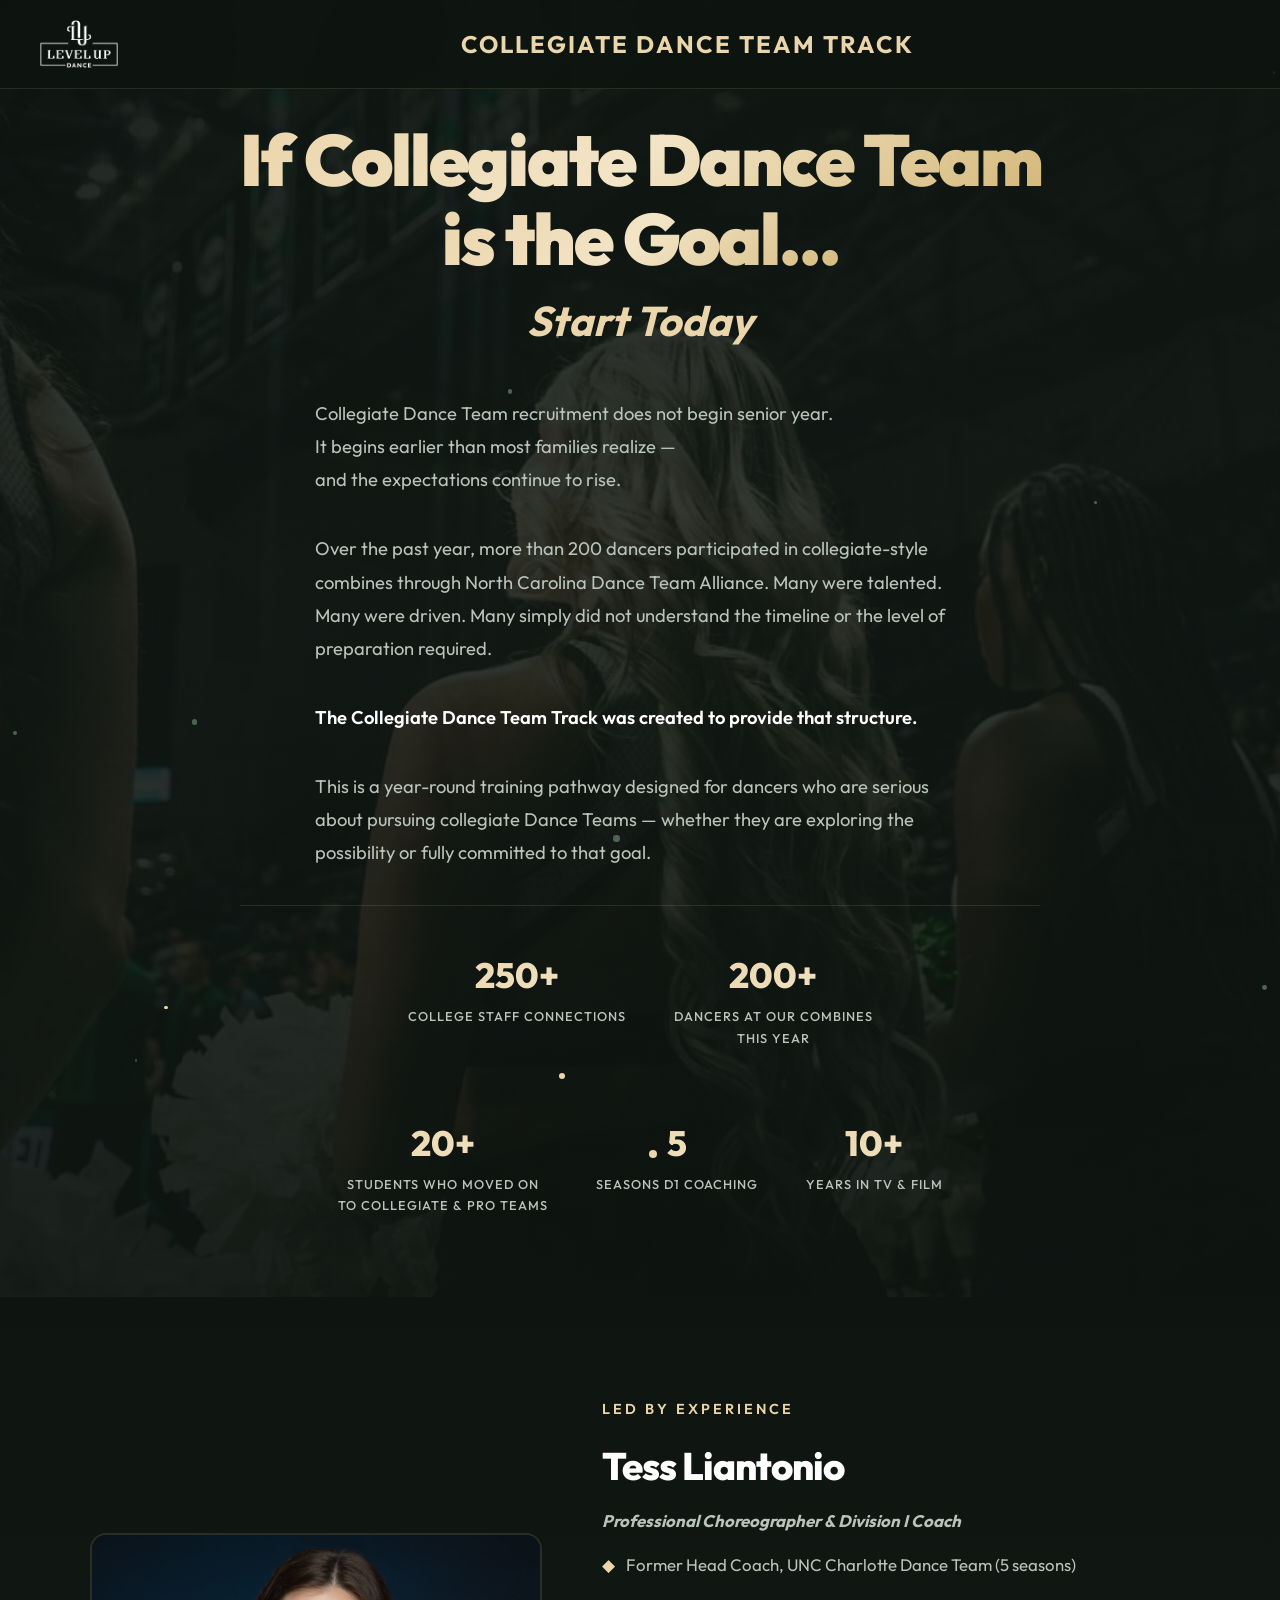
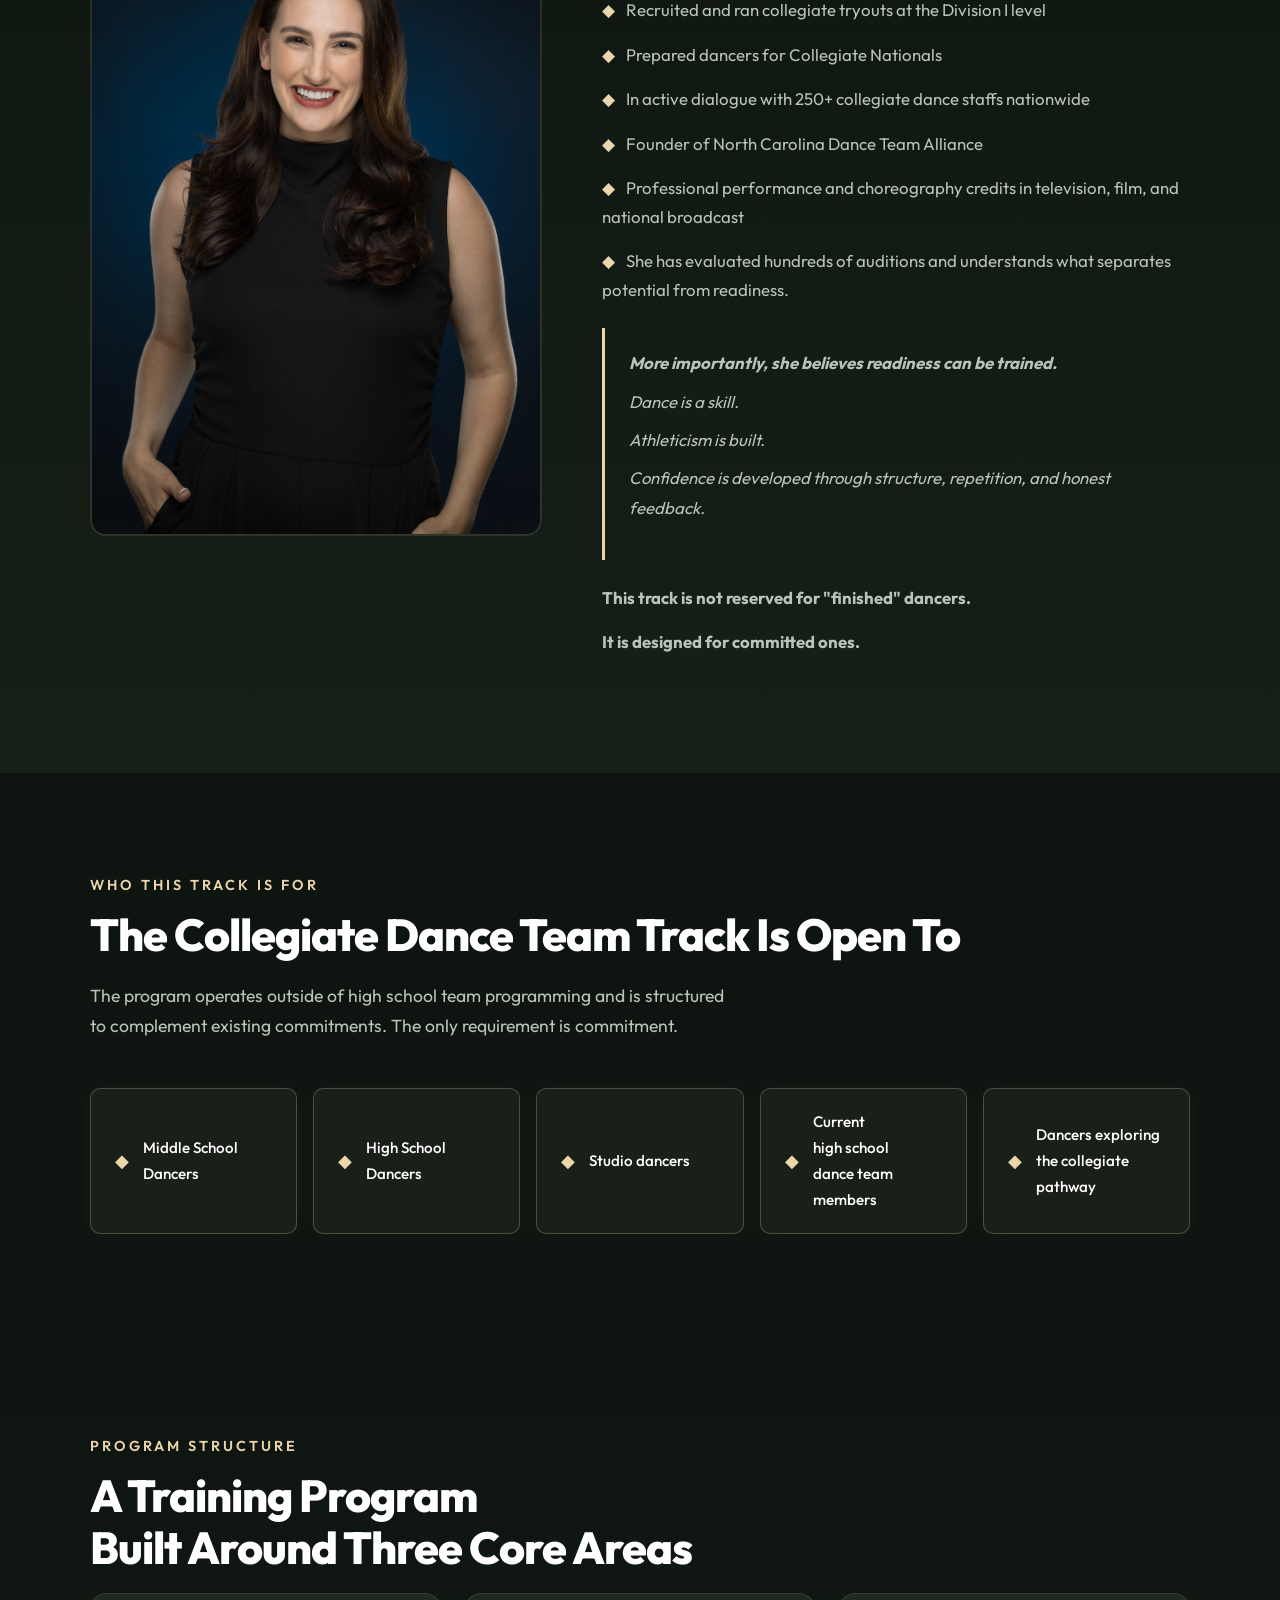
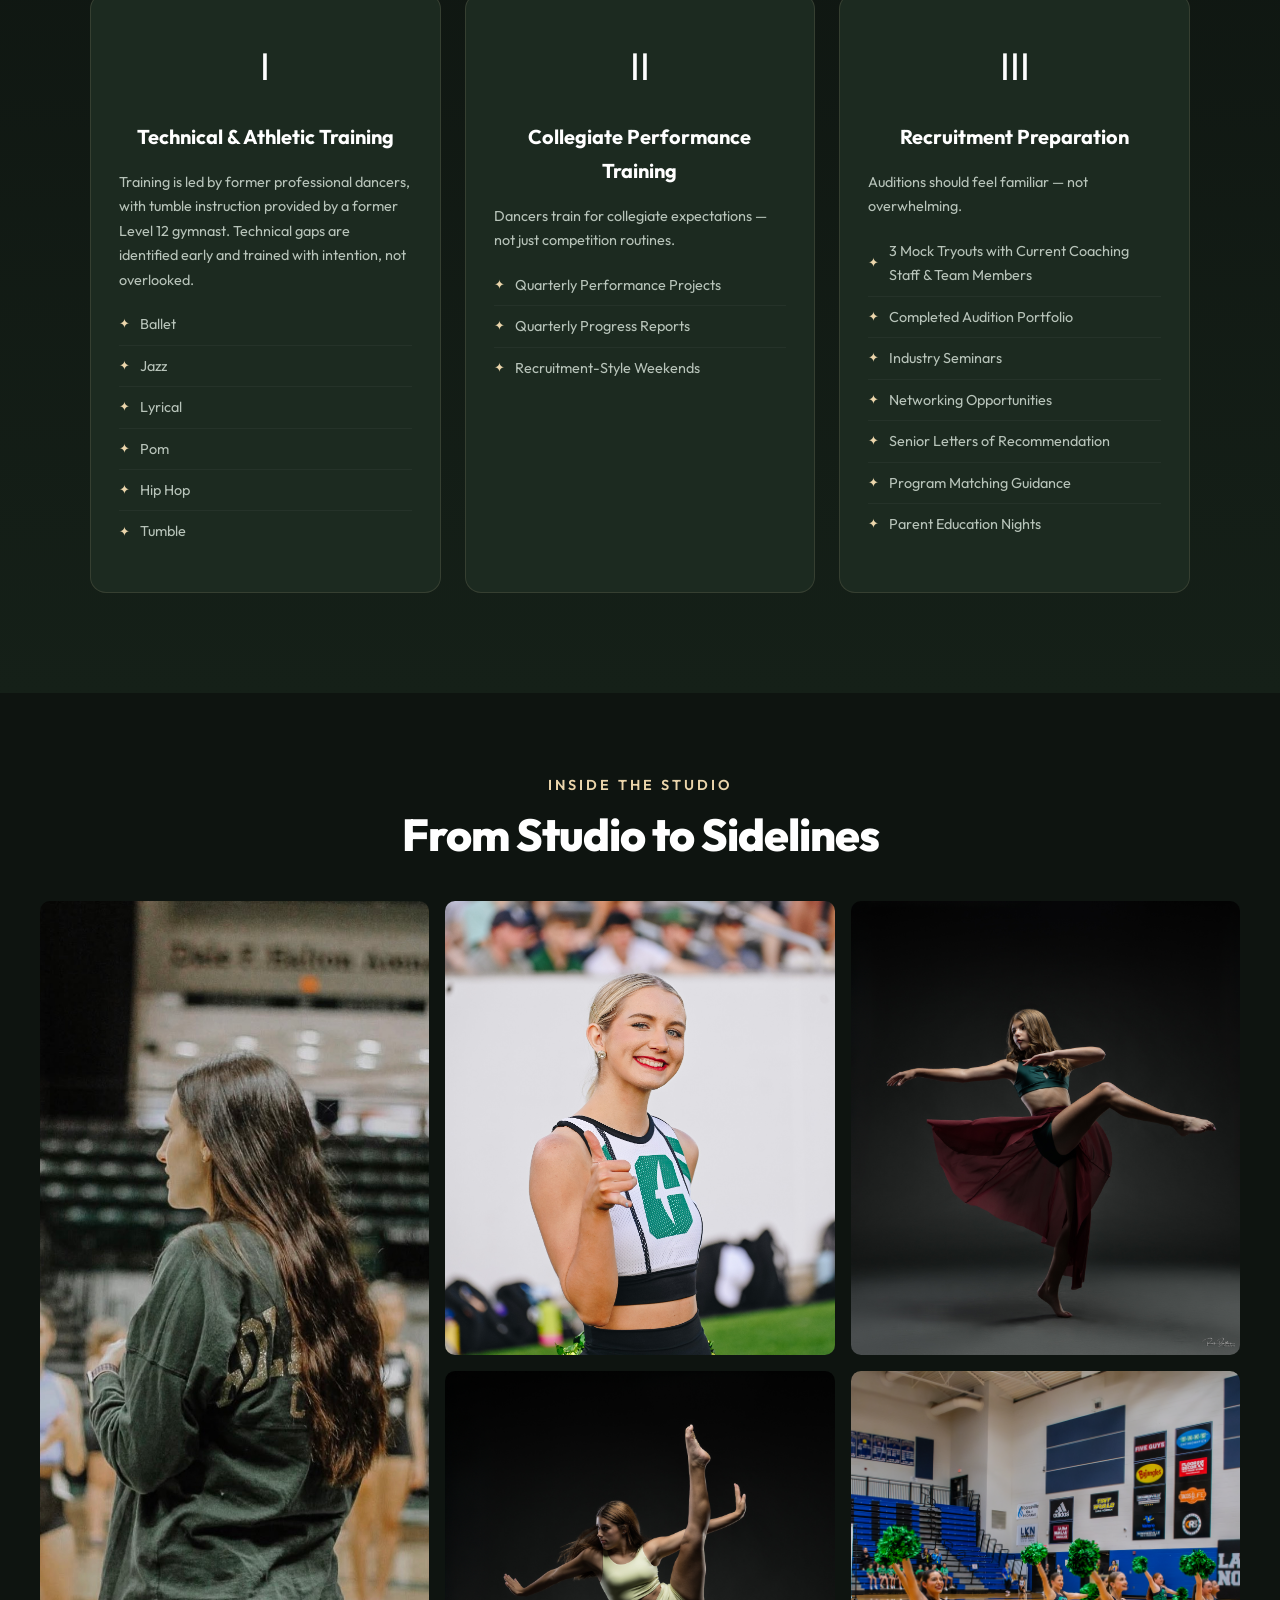
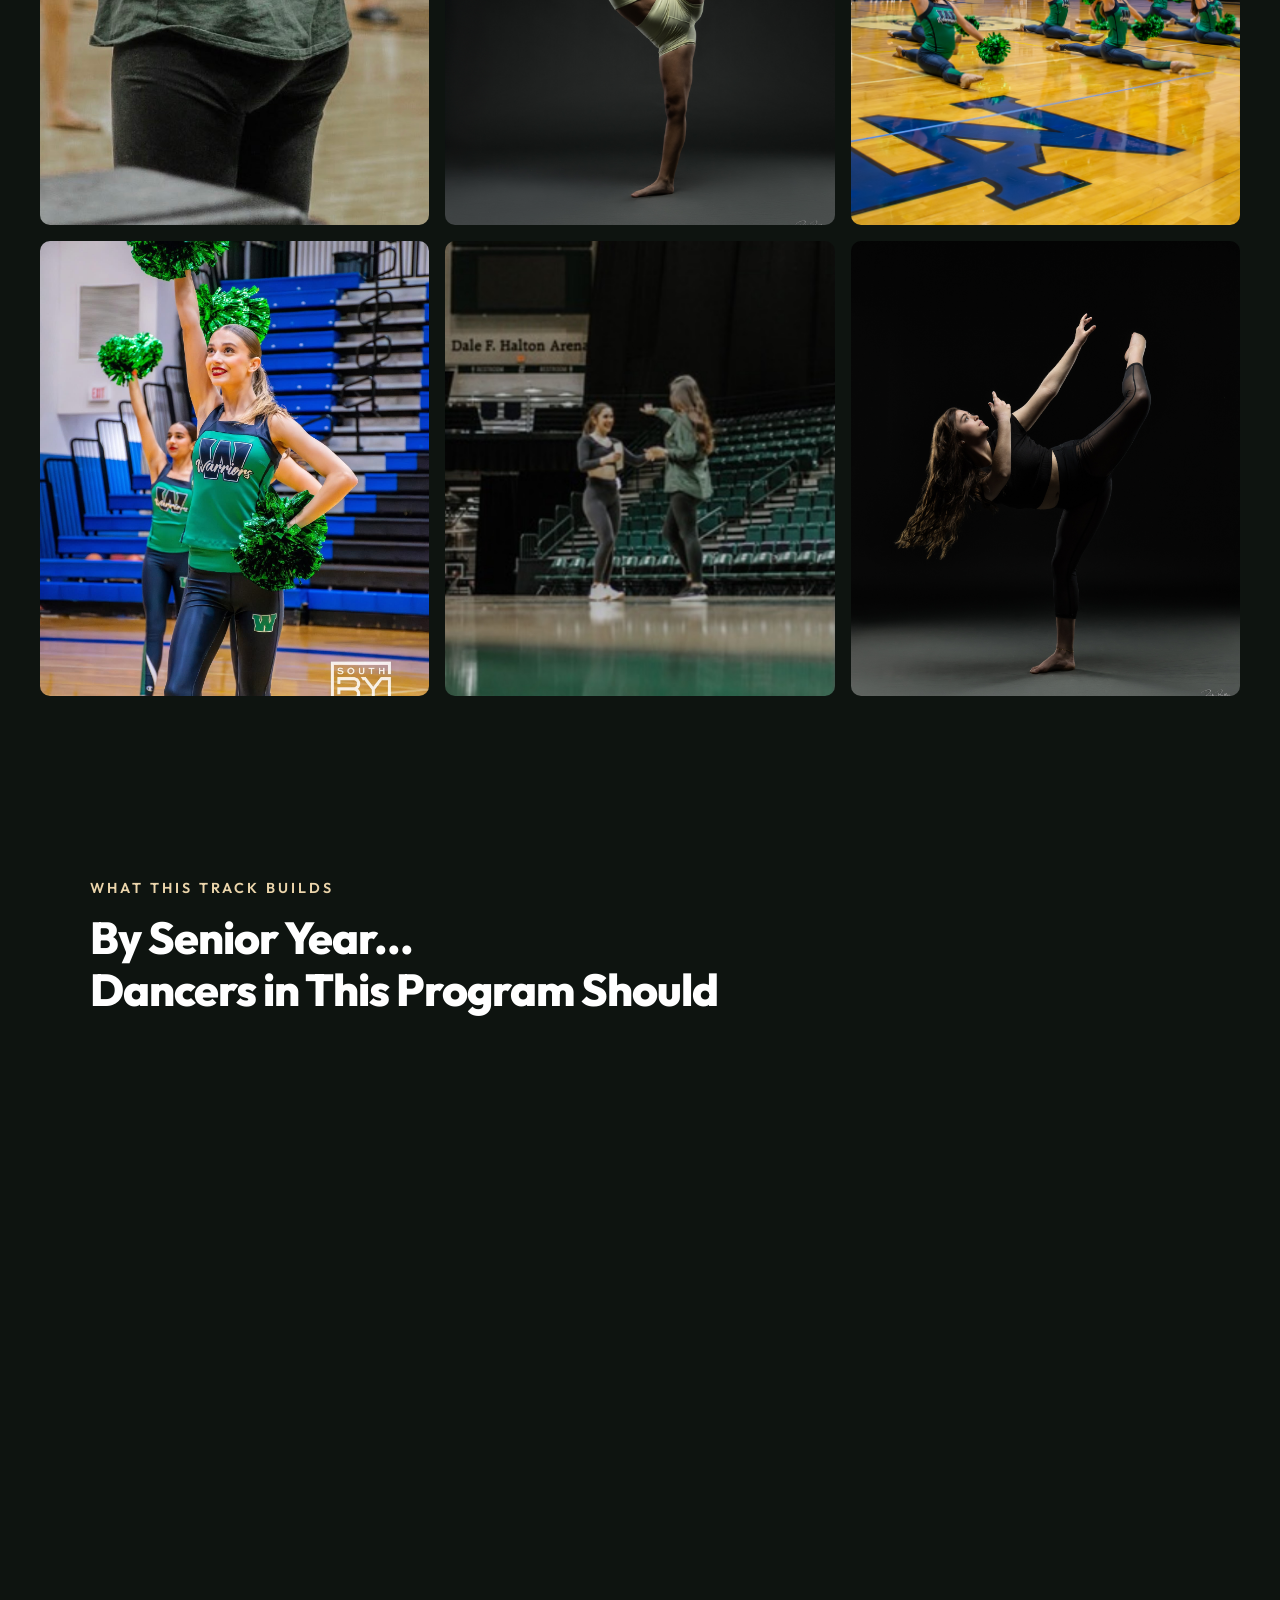
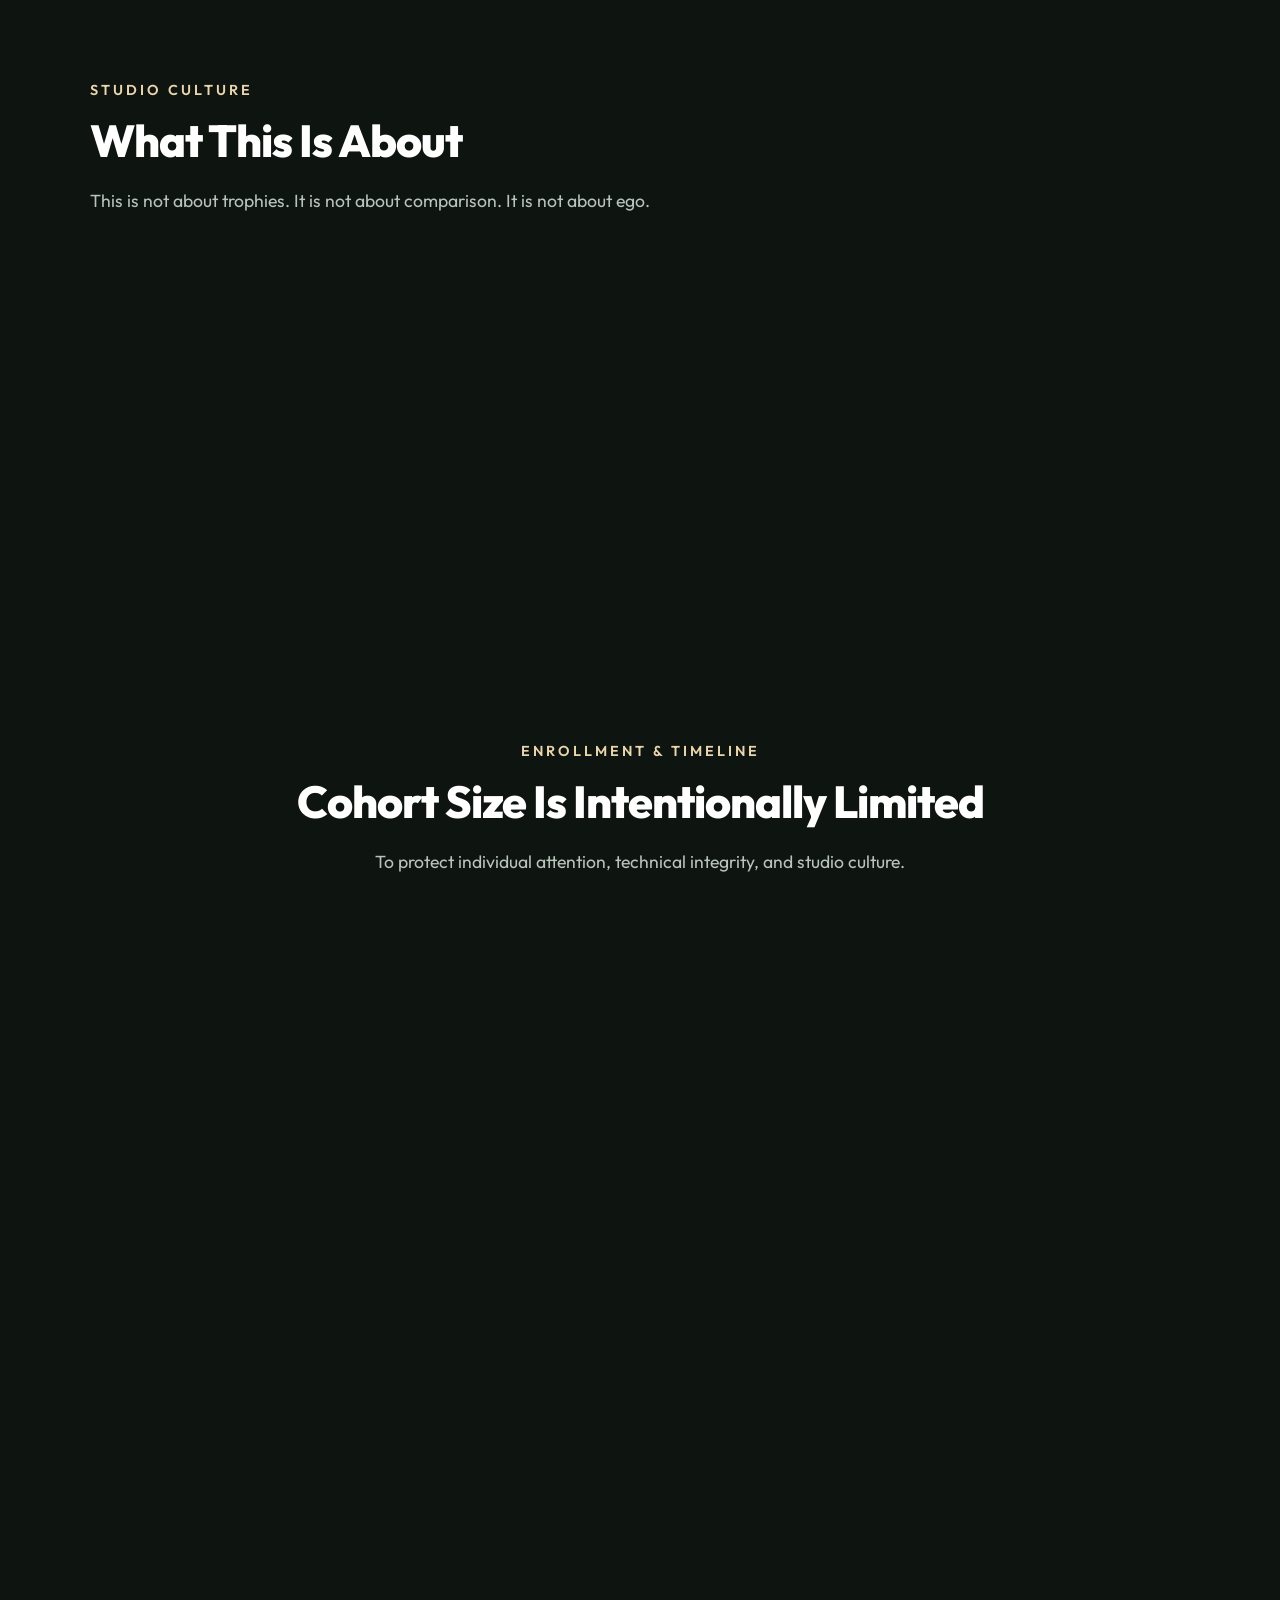
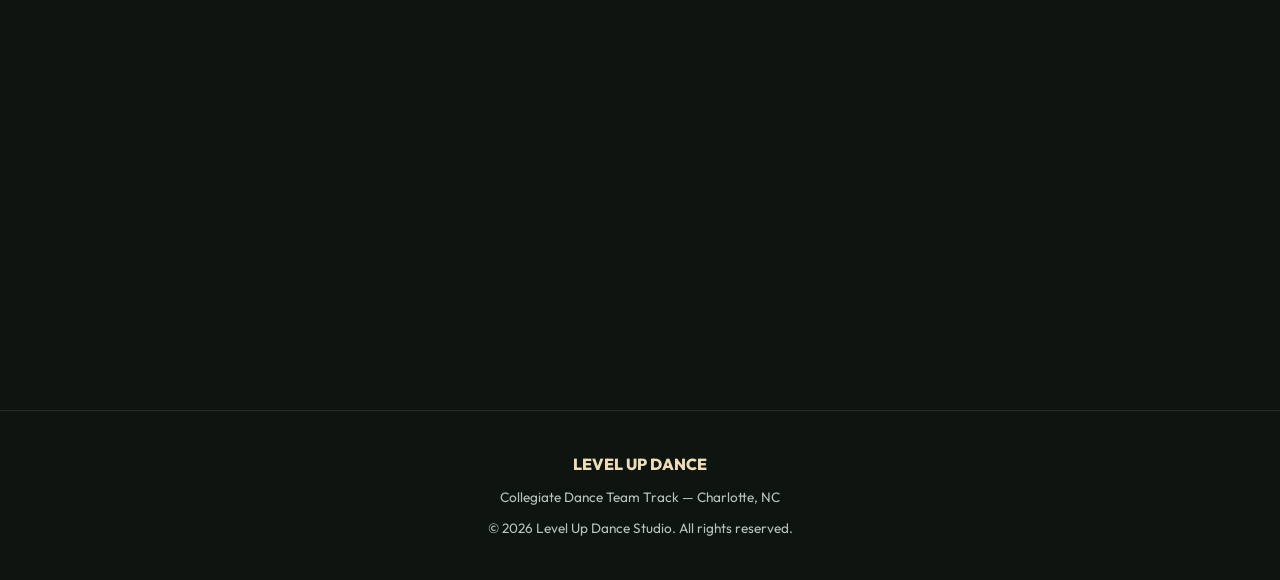
<file: index.html>
<!DOCTYPE html>
<html lang="en">

<head>
    <meta charset="UTF-8">
    <meta name="viewport" content="width=device-width, initial-scale=1.0">
    <title>Collegiate Dance Team Track | Level Up Dance Studio</title>
    <meta name="description"
        content="Year-round collegiate dance team preparation led by former D1 Head Coach Tess Liantonio. Enrollment opens March 2026.">
    <link rel="icon" type="image/png" href="assets/logo/LevelUp_Primary_Black_favicon.png">
    <link rel="preconnect" href="https://fonts.googleapis.com">
    <link rel="preconnect" href="https://fonts.gstatic.com" crossorigin>
    <link
        href="https://fonts.googleapis.com/css2?family=Outfit:wght@300;400;500;600;700;800;900&family=Dancing+Script:wght@700&display=swap"
        rel="stylesheet">
    <link rel="stylesheet" href="production.css">
</head>

<body>

    <!-- ═══════════════════════════════════════════════════════════
         NAVIGATION
         ═══════════════════════════════════════════════════════════ -->
    <nav style="padding: 12px 32px;">
        <a href="https://levelupdance.io" target="_blank" rel="noopener noreferrer" class="nav-logo">
            <img src="assets/logo/LevelUp_Primary_Black.png" alt="Level Up Dance">
        </a>
        <div class="nav-taglines" style="margin: 0 auto;">
            <div class="nav-tagline-primary" style="font-size: 1.5rem;">Collegiate Dance Team Track</div>
        </div>
        <a href="#apply" class="nav-cta hidden" style="display: none !important;">Apply Now →</a>
    </nav>


    <!-- ═══════════════════════════════════════════════════════════
         HERO
         ═══════════════════════════════════════════════════════════ -->
    <section class="hero" style="background-image: url('assets/photos/Basketball.jpg');">
        <div class="hero-particles" id="particles"></div>
        <div class="hero-content fade-up">
            <!-- CENTERED -->
            <div class="hero-headline" style="text-align: center;">
                <h1 style="text-align: center; margin-left: auto; margin-right: auto;"><span class="gradient"
                        style="white-space: nowrap;">If Collegiate Dance Team</span><br><span class="gradient">is the
                        Goal...</span></h1>
                <h2>Start Today</h2>
            </div>

            <!-- LEFT-JUSTIFIED -->
            <div class="hero-body">
                <p class="hero-subtitle">
                    Collegiate Dance Team recruitment does not begin senior year.<br>
                    It begins earlier than most families realize —<br>
                    and the expectations continue to rise.
                </p>
                <p class="hero-subtitle">
                    Over the past year, more than 200 dancers participated in collegiate-style combines through North
                    Carolina Dance Team Alliance. Many were talented. Many were driven. Many simply did not understand
                    the timeline or the level of preparation required.
                </p>
                <p class="hero-subtitle">
                    <strong>The Collegiate Dance Team Track was created to provide that structure.</strong>
                </p>
                <p class="hero-subtitle">
                    This is a year-round training pathway designed for dancers who are serious about pursuing collegiate
                    Dance Teams — whether they are exploring the possibility or fully committed to that goal.
                </p>

                <div class="hero-cta-group hidden" style="margin-bottom: 40px; display: none !important; justify-content: center;">
                    <a href="#apply" class="btn-primary">Apply Now →</a>
                </div>
            </div>

            <div class="stats-bar" style="max-width: 900px; margin: 0 auto;">
                <div style="display: flex; justify-content: center; gap: 24px 48px; margin-bottom: 16px;">
                    <div class="stat">
                        <div class="stat-value">250+</div>
                        <div class="stat-label">College Staff Connections</div>
                    </div>
                    <div class="stat">
                        <div class="stat-value">200+</div>
                        <div class="stat-label">Dancers at Our Combines<br>This Year</div>
                    </div>
                </div>
                <div style="display: flex; justify-content: center; gap: 24px 48px;">
                    <div class="stat">
                        <div class="stat-value">20+</div>
                        <div class="stat-label">Students Who Moved On<br>to Collegiate &amp; Pro Teams</div>
                    </div>
                    <div class="stat">
                        <div class="stat-value">5</div>
                        <div class="stat-label">Seasons D1 Coaching</div>
                    </div>
                    <div class="stat">
                        <div class="stat-value">10+</div>
                        <div class="stat-label">Years in TV &amp; Film</div>
                    </div>
                </div>
            </div>
        </div>
    </section>


    <!-- ═══════════════════════════════════════════════════════════
         LED BY EXPERIENCE (Coach Bio)
         ═══════════════════════════════════════════════════════════ -->
    <section class="coach-section" id="coach">
        <div class="container">
            <div class="coach-card fade-up">
                <div class="coach-image-wrap">
                    <img src="assets/photos/Tess Headshot_.jpg" alt="Coach Tess Liantonio" loading="lazy">
                </div>
                <div class="coach-info">
                    <div class="section-label" style="font-size: 0.9rem;">Led by Experience</div>
                    <h2>Tess Liantonio</h2>
                    <p style="font-style: italic; font-weight: bold; color: var(--text-muted); margin-bottom: 16px;">
                        Professional Choreographer & Division I Coach</p>
                    <p><span style="color: var(--gold); margin-right: 8px;">◆</span> Former Head Coach, UNC Charlotte
                        Dance Team (5 seasons)</p>
                    <p><span style="color: var(--gold); margin-right: 8px;">◆</span> Recruited and ran collegiate
                        tryouts at the Division I level</p>
                    <p><span style="color: var(--gold); margin-right: 8px;">◆</span> Prepared dancers for Collegiate
                        Nationals</p>
                    <p><span style="color: var(--gold); margin-right: 8px;">◆</span> In active dialogue with 250+
                        collegiate dance staffs nationwide</p>
                    <p><span style="color: var(--gold); margin-right: 8px;">◆</span> Founder of North Carolina Dance
                        Team Alliance</p>
                    <p><span style="color: var(--gold); margin-right: 8px;">◆</span> Professional performance and
                        choreography credits in television, film, and national broadcast</p>
                    <p style="margin-top: 16px;"><span style="color: var(--gold); margin-right: 8px;">◆</span> She has
                        evaluated hundreds of auditions and understands what separates potential from readiness.</p>

                    <blockquote
                        style="margin-top: 24px; padding: 20px 24px; border-left: 3px solid var(--gold); font-style: italic; color: var(--text-muted); line-height: 1.8;">
                        <p style="margin-bottom: 8px;"><strong>More importantly, she believes readiness can be
                                trained.</strong></p>
                        <p style="margin-bottom: 8px;">Dance is a skill.</p>
                        <p style="margin-bottom: 8px;">Athleticism is built.</p>
                        <p>Confidence is developed through structure, repetition, and honest feedback.</p>
                    </blockquote>

                    <div style="margin-top: 24px;">
                        <p style="font-size: 1.05rem;"><strong>This track is not reserved for "finished"
                                dancers.</strong></p>
                        <p style="font-size: 1.05rem;"><strong>It is designed for committed ones.</strong></p>
                    </div>
                </div>
            </div>
        </div>
    </section>


    <!-- ═══════════════════════════════════════════════════════════
         WHO THIS TRACK IS FOR
         ═══════════════════════════════════════════════════════════ -->
    <section>
        <div class="container">
            <div class="section-label" style="font-size: 0.9rem;">Who This Track Is For</div>
            <h2 class="section-title">The Collegiate Dance Team Track Is Open To</h2>
            <p class="section-subtitle">The program operates outside of high school team programming and is structured
                to complement existing commitments. The only requirement is commitment.</p>

            <div class="audience-grid fade-up">
                <div class="audience-tag"
                    style="border: 1px solid rgba(235,213,171,0.25); box-shadow: 0 0 20px rgba(235,213,171,0.05);"><span
                        class="emoji" style="color: var(--gold); font-size: 1.1rem;">◆</span> Middle School
                    Dancers</div>
                <div class="audience-tag"
                    style="border: 1px solid rgba(235,213,171,0.25); box-shadow: 0 0 20px rgba(235,213,171,0.05);"><span
                        class="emoji" style="color: var(--gold); font-size: 1.1rem;">◆</span> High School
                    Dancers</div>
                <div class="audience-tag"
                    style="border: 1px solid rgba(235,213,171,0.25); box-shadow: 0 0 20px rgba(235,213,171,0.05);"><span
                        class="emoji" style="color: var(--gold); font-size: 1.1rem;">◆</span> Studio dancers</div>
                <div class="audience-tag"
                    style="border: 1px solid rgba(235,213,171,0.25); box-shadow: 0 0 20px rgba(235,213,171,0.05);"><span
                        class="emoji" style="color: var(--gold); font-size: 1.1rem;">◆</span> Current<br>high
                    school<br>dance team members</div>
                <div class="audience-tag"
                    style="border: 1px solid rgba(235,213,171,0.25); box-shadow: 0 0 20px rgba(235,213,171,0.05);"><span
                        class="emoji" style="color: var(--gold); font-size: 1.1rem;">◆</span> Dancers exploring
                    the collegiate pathway</div>
            </div>
        </div>
    </section>


    <!-- ═══════════════════════════════════════════════════════════
         PROGRAM STRUCTURE — 3 Core Areas
         ═══════════════════════════════════════════════════════════ -->
    <section class="tracks-section" id="program">
        <div class="container">
            <div class="section-label" style="font-size: 0.9rem;">Program Structure</div>
            <h2 class="section-title">A Training Program<br>Built Around Three Core Areas</h2>

            <div class="tracks-grid fade-up">
                <!-- AREA 1 -->
                <div class="track-card">
                    <div class="track-icon" style="text-align: center;">I</div>
                    <h3 style="text-align: center; font-size: 1.25rem;">Technical & Athletic Training</h3>
                    <p class="track-desc">Training is led by former professional dancers, with tumble instruction
                        provided by a former Level 12 gymnast. Technical gaps are identified early and trained with
                        intention, not overlooked.</p>
                    <ul class="track-list">
                        <li><span class="check">✦</span> Ballet</li>
                        <li><span class="check">✦</span> Jazz</li>
                        <li><span class="check">✦</span> Lyrical</li>
                        <li><span class="check">✦</span> Pom</li>
                        <li><span class="check">✦</span> Hip Hop</li>
                        <li><span class="check">✦</span> Tumble</li>
                    </ul>
                </div>
                <!-- AREA 2 -->
                <div class="track-card">
                    <div class="track-icon" style="text-align: center;">II</div>
                    <h3 style="text-align: center; font-size: 1.25rem;">Collegiate Performance Training</h3>
                    <p class="track-desc">Dancers train for collegiate expectations — not just competition routines.</p>
                    <ul class="track-list">
                        <li><span class="check">✦</span> Quarterly Performance Projects</li>
                        <li><span class="check">✦</span> Quarterly Progress Reports</li>
                        <li><span class="check">✦</span> Recruitment-Style Weekends</li>
                    </ul>
                </div>
                <!-- AREA 3 -->
                <div class="track-card">
                    <div class="track-icon" style="text-align: center;">III</div>
                    <h3 style="text-align: center; font-size: 1.25rem;">Recruitment Preparation</h3>
                    <p class="track-desc">Auditions should feel familiar — not overwhelming.</p>
                    <ul class="track-list">
                        <li><span class="check">✦</span> 3 Mock Tryouts with Current Coaching Staff &amp; Team Members
                        </li>
                        <li><span class="check">✦</span> Completed Audition Portfolio</li>
                        <li><span class="check">✦</span> Industry Seminars</li>
                        <li><span class="check">✦</span> Networking Opportunities</li>
                        <li><span class="check">✦</span> Senior Letters of Recommendation</li>
                        <li><span class="check">✦</span> Program Matching Guidance</li>
                        <li><span class="check">✦</span> Parent Education Nights</li>
                    </ul>
                </div>
            </div>
        </div>
    </section>


    <!-- ═══════════════════════════════════════════════════════════
         IMAGE SHOWCASE
         ═══════════════════════════════════════════════════════════ -->
    <section class="showcase-section">
        <div class="container text-center" style="margin-bottom: 40px;">
            <div class="section-label" style="font-size: 0.9rem;">Inside the Studio</div>
            <h2 class="section-title">From Studio to Sidelines</h2>
        </div>
        <div class="showcase-grid fade-up">
            <div class="showcase-item">
                <img src="assets/photos/Tess Teaching.jpg" alt="Tess coaching in the studio">
                <div class="overlay"><span class="overlay-text">Expert Coaching</span></div>
            </div>
            <div class="showcase-item">
                <img src="assets/photos/Emily Football.jpg" alt="Game day performance">
                <div class="overlay"><span class="overlay-text">Game Day Performance</span></div>
            </div>
            <div class="showcase-item">
                <img src="assets/photos/Lilly Studio.jpg" alt="Studio training session">
                <div class="overlay"><span class="overlay-text">Studio Training</span></div>
            </div>
            <div class="showcase-item">
                <img src="assets/photos/Sterling Studio.jpg" alt="Dance practice">
                <div class="overlay"><span class="overlay-text">Practice & Polish</span></div>
            </div>
            <div class="showcase-item">
                <img src="assets/photos/Weddington Split.JPEG" alt="Dancer performing a split">
                <div class="overlay"><span class="overlay-text">Flexibility & Strength</span></div>
            </div>
            <div class="showcase-item">
                <img src="assets/photos/Reagan Pom .JPG" alt="Pom performance">
                <div class="overlay"><span class="overlay-text">Pom Precision</span></div>
            </div>
            <div class="showcase-item">
                <img src="assets/photos/Tess Teaching 2.jpg" alt="Tess demonstrating technique">
                <div class="overlay"><span class="overlay-text">Hands-On Instruction</span></div>
            </div>
            <div class="showcase-item">
                <img src="assets/photos/Reece Studio.jpg" alt="Studio training session">
                <div class="overlay"><span class="overlay-text">Studio Training</span></div>
            </div>
        </div>
    </section>


    <!-- ═══════════════════════════════════════════════════════════
         WHAT THIS TRACK BUILDS
         ═══════════════════════════════════════════════════════════ -->
    <section>
        <div class="container">
            <div class="section-label" style="font-size: 0.9rem;">What This Track Builds</div>
            <h2 class="section-title">By Senior Year...<br>Dancers in This Program Should</h2>
            <div class="audience-grid fade-up" style="grid-template-columns: repeat(3, 1fr); position: relative;">
                <div class="audience-tag" style="position: relative;"><span class="emoji">✦</span> Execute advanced
                    skills consistently<span
                        style="position: absolute; right: -24px; top: 50%; transform: translateY(-50%); color: var(--gold); font-size: 1.2rem;">→</span>
                </div>
                <div class="audience-tag" style="position: relative;"><span class="emoji">✦</span> Perform multiple
                    collegiate styles confidently<span
                        style="position: absolute; right: -24px; top: 50%; transform: translateY(-50%); color: var(--gold); font-size: 1.2rem;">→</span>
                </div>
                <div class="audience-tag"><span class="emoji">✦</span> Maintain stamina under pressure</div>
                <div class="audience-tag" style="position: relative;"><span class="emoji">✦</span> Understand
                    recruitment timelines<span
                        style="position: absolute; right: -24px; top: 50%; transform: translateY(-50%); color: var(--gold); font-size: 1.2rem;">→</span>
                </div>
                <div class="audience-tag" style="position: relative;"><span class="emoji">✦</span> Present themselves
                    professionally<span
                        style="position: absolute; right: -24px; top: 50%; transform: translateY(-50%); color: var(--gold); font-size: 1.2rem;">→</span>
                </div>
                <div class="audience-tag"><span class="emoji">✦</span> Enter auditions prepared —<br>not surprised</div>
            </div>
        </div>
    </section>


    <!-- ═══════════════════════════════════════════════════════════
         GUARANTEE
         ═══════════════════════════════════════════════════════════ -->
    <div class="guarantee-banner fade-up">
        <p class="guarantee-text">
            Placement is never guaranteed.<br>
            <span class="highlight">Preparation is.</span>
        </p>
    </div>


    <!-- ═══════════════════════════════════════════════════════════
         STUDIO CULTURE
         ═══════════════════════════════════════════════════════════ -->
    <section>
        <div class="container">
            <div class="section-label" style="font-size: 0.9rem;">Studio Culture</div>
            <h2 class="section-title">What This Is About</h2>
            <p class="section-subtitle">This is not about trophies. It is not about comparison. It is not about ego.</p>

            <div class="reality-quotes fade-up">
                <div class="reality-card">
                    <div class="reality-icon" style="text-align: center;">◈</div>
                    <h3>Building college-ready dancers</h3>
                    <p>Technically disciplined. Mentally resilient. Professionally prepared. Supportive teammates.</p>
                </div>
                <div class="reality-card">
                    <div class="reality-icon" style="text-align: center;">◈</div>
                    <h3>Structure Is a Form of Care</h3>
                    <p>Correction is a form of investment. Preparation is a form of respect.</p>
                </div>
                <div class="reality-card">
                    <div class="reality-icon" style="text-align: center;">◈</div>
                    <h3>A Long-Term Pathway</h3>
                    <p>This is a long-term pathway —<br>not a seasonal add-on.</p>
                </div>
            </div>
        </div>
    </section>


    <!-- ═══════════════════════════════════════════════════════════
         ENROLLMENT & TIMELINE
         ═══════════════════════════════════════════════════════════ -->
    <section class="enrollment-section" id="enrollment">
        <div class="container">
            <div class="section-label" style="font-size: 0.9rem;">Enrollment & Timeline</div>
            <h2 class="section-title">Cohort Size Is Intentionally Limited</h2>
            <p class="section-subtitle mx-auto">To protect individual attention, technical integrity, and studio
                culture.</p>

            <div class="enrollment-timeline fade-up">
                <div class="timeline-step">
                    <div class="timeline-dot" style="font-size: 1.4rem; width: 52px; height: 52px; line-height: 52px;">1
                    </div>
                    <div class="timeline-label" style="font-size: 1.15rem;">Enrollment Opens</div>
                    <div class="timeline-detail" style="font-size: 1.05rem;">March 1, 2026</div>
                </div>
                <div class="timeline-step">
                    <div class="timeline-dot" style="font-size: 1.4rem; width: 52px; height: 52px; line-height: 52px;">2
                    </div>
                    <div class="timeline-label" style="font-size: 1.15rem;">Private Evaluations</div>
                    <div class="timeline-detail" style="font-size: 1.05rem;">Begin in May</div>
                </div>
                <div class="timeline-step">
                    <div class="timeline-dot" style="font-size: 1.4rem; width: 52px; height: 52px; line-height: 52px;">3
                    </div>
                    <div class="timeline-label" style="font-size: 1.15rem;">Summer Onboarding</div>
                    <div class="timeline-detail" style="font-size: 1.05rem;">Begins in June</div>
                </div>
                <div class="timeline-step">
                    <div class="timeline-dot" style="font-size: 1.4rem; width: 52px; height: 52px; line-height: 52px;">4
                    </div>
                    <div class="timeline-label" style="font-size: 1.15rem;">Full Training Season</div>
                    <div class="timeline-detail" style="font-size: 1.05rem;">Begins mid-July</div>
                </div>
            </div>

            <div class="enrollment-images fade-up">
                <div class="enroll-img-item">
                    <img src="assets/photos/Halle Leg.jpg" alt="Dancer performing leg hold">
                </div>
                <div class="enroll-img-item">
                    <img src="assets/photos/Josie Football.jpg" alt="Dance team at football game">
                </div>
            </div>
        </div>
    </section>


    <!-- ═══════════════════════════════════════════════════════════
         APPLICATION FORM
         ═══════════════════════════════════════════════════════════ -->
    <section class="form-section hidden" id="apply" style="display: none !important;">
        <div class="container">
            <div class="text-center" style="margin-bottom: 40px;">
                <div class="section-label" style="font-size: 0.9rem;">Apply for Evaluation</div>
                <h2 class="section-title">Request Evaluation</h2>
                <p class="section-subtitle mx-auto">(Invite-Only Cohort)</p>
            </div>

            <div class="form-card">
                <form id="application-form" onsubmit="submitApplication(event)">
                    <div class="form-grid">
                        <div class="form-group">
                            <label>Dancer Name</label>
                            <input type="text" name="dancer_name" placeholder="First & Last Name" required>
                        </div>
                        <div class="form-group">
                            <label>Parent/Guardian Name</label>
                            <input type="text" name="parent_name" placeholder="First & Last Name" required>
                        </div>
                        <div class="form-group">
                            <label>Parent Email</label>
                            <input type="email" name="parent_email" placeholder="email@example.com" required>
                        </div>
                        <div class="form-group">
                            <label>Parent Phone</label>
                            <input type="tel" name="parent_phone" placeholder="(555) 555-5555" required>
                        </div>
                        <div class="form-group">
                            <label>Rising Grade (2026–2027 School Year)</label>
                            <select name="rising_grade" required>
                                <option value="" disabled selected>Select grade...</option>
                                <option>6th Grade</option>
                                <option>7th Grade</option>
                                <option>8th Grade</option>
                                <option>Freshman</option>
                                <option>Sophomore</option>
                                <option>Junior</option>
                                <option>Senior</option>
                            </select>
                        </div>
                        <div class="form-group">
                            <label>How many years has your dancer been training?</label>
                            <input type="number" name="years_training" min="0" placeholder="e.g., 5">
                        </div>
                    </div>

                    <!-- Training Background -->
                    <h3 style="color: var(--text); margin: 32px 0 16px; font-size: 1.1rem;">Training Background</h3>
                    <div class="form-group full">
                        <label>Primary styles currently training in (select all that apply)</label>
                        <div class="checkbox-wrap">
                            <label class="checkbox-row"><input type="checkbox" name="styles" value="Jazz"> Jazz</label>
                            <label class="checkbox-row"><input type="checkbox" name="styles" value="Ballet">
                                Ballet</label>
                            <label class="checkbox-row"><input type="checkbox" name="styles" value="Lyrical">
                                Lyrical</label>
                            <label class="checkbox-row"><input type="checkbox" name="styles" value="Hip Hop"> Hip
                                Hop</label>
                            <label class="checkbox-row"><input type="checkbox" name="styles" value="Tumble">
                                Tumble</label>
                            <label class="checkbox-row"><input type="checkbox" name="styles" value="Pom"> Pom</label>
                            <label class="checkbox-row"><input type="checkbox" name="styles" value="Other">
                                Other</label>
                        </div>
                    </div>
                    <div class="form-grid" style="margin-top: 16px;">
                        <div class="form-group">
                            <label>Is your dancer currently on a school or studio team?</label>
                            <select name="current_team">
                                <option value="" disabled selected>Select...</option>
                                <option>School Team</option>
                                <option>Studio Team</option>
                                <option>Both</option>
                                <option>Neither</option>
                            </select>
                        </div>
                    </div>

                    <!-- Collegiate Exposure -->
                    <h3 style="color: var(--text); margin: 32px 0 16px; font-size: 1.1rem;">Collegiate Exposure</h3>
                    <div class="form-group full">
                        <label>Has your dancer ever: (select all that apply)</label>
                        <div class="checkbox-col">
                            <label class="checkbox-row"><input type="checkbox" name="exposure" value="combine"> Attended
                                a college dance team combine</label>
                            <label class="checkbox-row"><input type="checkbox" name="exposure" value="clinic"> Attended
                                a college clinic / intensive / youth day</label>
                            <label class="checkbox-row"><input type="checkbox" name="exposure" value="video"> Submitted
                                a recruitment video</label>
                            <label class="checkbox-row"><input type="checkbox" name="exposure" value="coach_contact">
                                Communicated directly with a college coach</label>
                            <label class="checkbox-row"><input type="checkbox" name="exposure" value="none"> None of the
                                above</label>
                        </div>
                    </div>

                    <!-- Commitment & Direction -->
                    <h3 style="color: var(--text); margin: 32px 0 16px; font-size: 1.1rem;">Commitment & Direction</h3>
                    <div class="form-grid">
                        <div class="form-group full">
                            <label>What are your dancer's long-term goals?</label>
                            <textarea name="goals"
                                placeholder="Tell us about your dancer's goals, dream schools, and what they hope to achieve..."></textarea>
                        </div>
                        <div class="form-group">
                            <label>Which best describes your dancer right now?</label>
                            <select name="commitment_level">
                                <option value="" disabled selected>Select...</option>
                                <option>Highly committed to pursuing a collegiate team</option>
                                <option>Interested in the collegiate pathway</option>
                                <option>Exploring options</option>
                                <option>Unsure but open to guidance</option>
                            </select>
                        </div>
                        <div class="form-group">
                            <label>Are you prepared for a 2–3 day per week structured training commitment?</label>
                            <select name="training_commitment">
                                <option>Yes</option>
                                <option>No</option>
                            </select>
                        </div>
                        <div class="form-group">
                            <label>Are you available for in-person evaluation in May?</label>
                            <select name="may_availability">
                                <option>Yes</option>
                                <option>No</option>
                                <option>Need scheduling options</option>
                            </select>
                        </div>
                        <div class="form-group">
                            <label>Are you located within driving distance of Charlotte?</label>
                            <select name="location">
                                <option>Local</option>
                                <option>1–2 Hours Away</option>
                                <option>2+ Hours Away</option>
                            </select>
                        </div>
                        <div class="form-group full">
                            <label>What is your dancer's greatest strength?</label>
                            <textarea name="strength" placeholder="What does your dancer excel at?"></textarea>
                        </div>
                        <div class="form-group full">
                            <label>Where does your dancer need the most development?</label>
                            <textarea name="development" placeholder="What areas need the most growth?"></textarea>
                        </div>
                        <div class="form-group full">
                            <label>Is there anything else you would like to share?</label>
                            <textarea name="additional" placeholder="Any additional information..."></textarea>
                        </div>
                        <div class="form-group full">
                            <label class="checkbox-row" style="align-items: flex-start; gap: 10px;">
                                <input type="checkbox" style="margin-top: 3px;" required>
                                I understand this is an invite-only pathway and completion of this form does not
                                guarantee placement.
                            </label>
                        </div>
                    </div>
                    <button type="submit" class="form-submit">Submit Application ✨</button>
                    <p class="form-note">We'll review your application and reach out within 48 hours.</p>
                </form>
            </div>
        </div>
    </section>


    <!-- ═══════════════════════════════════════════════════════════
         CLOSING CTA
         ═══════════════════════════════════════════════════════════ -->
    <div class="guarantee-banner fade-up">
        <p class="guarantee-text">
            If Collegiate Dance Team is<br>
            part of your dancer's long-term vision,<br>
            intentional preparation should<br>
            begin now.<br>
            <span class="highlight" style="display: block; margin-top: 12px;">Charlotte now has a structured
                pathway.</span>
        </p>
    </div>


    <!-- ═══════════════════════════════════════════════════════════
         FOOTER
         ═══════════════════════════════════════════════════════════ -->
    <footer>
        <a href="https://levelupdance.io" target="_blank" rel="noopener noreferrer" style="text-decoration: none;">
            <div class="footer-brand">LEVEL UP DANCE</div>
        </a>
        <p>Collegiate Dance Team Track — Charlotte, NC</p>
        <p style="margin-top: 8px;">© 2026 Level Up Dance Studio. All rights reserved.</p>
    </footer>

    <!-- About Page Modal -->
    <div id="about-modal" class="about-modal">
        <div class="about-modal-content">
            <button class="about-modal-close" onclick="closeAbout()">✕</button>
            <iframe id="about-iframe" src="" frameborder="0"></iframe>
        </div>
    </div>


    <!-- ═══════════════════════════════════════════════════════════
         SCRIPTS
         ═══════════════════════════════════════════════════════════ -->
    <script>
        // Floating particles
        const container = document.getElementById('particles');
        const colors = ['#3a4c40', '#4d6354', '#ebd5ab', '#d4b87a'];
        for (let i = 0; i < 15; i++) {
            const p = document.createElement('div');
            p.classList.add('particle');
            p.style.width = p.style.height = Math.random() * 6 + 2 + 'px';
            p.style.left = Math.random() * 100 + '%';
            p.style.top = Math.random() * 100 + '%';
            p.style.background = colors[Math.floor(Math.random() * colors.length)];
            p.style.animationDelay = Math.random() * 6 + 's';
            p.style.animationDuration = Math.random() * 4 + 4 + 's';
            container.appendChild(p);
        }

        // Fade-in on scroll
        const observer = new IntersectionObserver((entries) => {
            entries.forEach(entry => {
                if (entry.isIntersecting) {
                    entry.target.classList.add('visible');
                    observer.unobserve(entry.target);
                }
            });
        }, { threshold: 0.15 });

        document.querySelectorAll('.fade-up').forEach(el => observer.observe(el));

        // Nav scroll effect
        window.addEventListener('scroll', () => {
            const nav = document.querySelector('nav');
            nav.style.background = window.scrollY > 60
                ? 'rgba(14,20,16,0.95)' : 'rgba(14,20,16,0.85)';
        });

        // ══════════════════════════════════════════════════════
        // GOOGLE SHEETS FORM SUBMISSION
        // ══════════════════════════════════════════════════════
        const GOOGLE_SCRIPT_URL = 'https://script.google.com/macros/s/AKfycbx10qAx78nKdg9GtbOHpPNaDW7scDZFL4ArS0FlDPB0rub6WyoNWsNKfAhuQGf0_iE/exec';

        async function submitApplication(e) {
            e.preventDefault();
            const form = e.target;
            const submitBtn = form.querySelector('.form-submit');
            const originalText = submitBtn.textContent;

            // Show loading state
            submitBtn.textContent = 'Submitting...';
            submitBtn.style.opacity = '0.7';
            submitBtn.disabled = true;

            // Collect form data
            const data = {
                dancer_name: form.querySelector('[name="dancer_name"]')?.value || '',
                parent_name: form.querySelector('[name="parent_name"]')?.value || '',
                parent_email: form.querySelector('[name="parent_email"]')?.value || '',
                parent_phone: form.querySelector('[name="parent_phone"]')?.value || '',
                rising_grade: form.querySelector('[name="rising_grade"]')?.value || '',
                years_training: form.querySelector('[name="years_training"]')?.value || '',
                styles: [...form.querySelectorAll('[name="styles"]:checked')].map(cb => cb.value).join(', ') || 'None selected',
                current_team: form.querySelector('[name="current_team"]')?.value || '',
                exposure: [...form.querySelectorAll('[name="exposure"]:checked')].map(cb => cb.value).join(', ') || 'None selected',
                goals: form.querySelector('[name="goals"]')?.value || '',
                commitment_level: form.querySelector('[name="commitment_level"]')?.value || '',
                training_commitment: form.querySelector('[name="training_commitment"]')?.value || '',
                may_availability: form.querySelector('[name="may_availability"]')?.value || '',
                location: form.querySelector('[name="location"]')?.value || '',
                strength: form.querySelector('[name="strength"]')?.value || '',
                development: form.querySelector('[name="development"]')?.value || '',
                additional: form.querySelector('[name="additional"]')?.value || ''
            };

            try {
                const response = await fetch(GOOGLE_SCRIPT_URL, {
                    method: 'POST',
                    mode: 'no-cors',
                    headers: { 'Content-Type': 'application/json' },
                    body: JSON.stringify(data)
                });

                // no-cors means we can't read the response, but if fetch didn't throw, it went through
                showThankYouPage(data.dancer_name);

            } catch (error) {
                console.error('Form submission error:', error);
                // Restore button
                submitBtn.textContent = originalText;
                submitBtn.style.opacity = '1';
                submitBtn.disabled = false;

                // Show fallback modal with copy/download/Gmail options
                const body = buildApplicationText(data);
                showFallbackModal(`Application: ${data.dancer_name} — College Dance Team Track`, body);
            }
        }

        function buildApplicationText(data) {
            return [
                '=== NEW APPLICATION: College Dance Team Track ===',
                '',
                'DANCER INFORMATION',
                `Dancer Name: ${data.dancer_name}`,
                `Parent/Guardian: ${data.parent_name}`,
                `Parent Email: ${data.parent_email}`,
                `Parent Phone: ${data.parent_phone}`,
                `Rising Grade: ${data.rising_grade}`,
                `Years Training: ${data.years_training}`,
                '',
                'TRAINING BACKGROUND',
                `Styles: ${data.styles}`,
                `Current Team: ${data.current_team}`,
                '',
                'COLLEGIATE EXPOSURE',
                `Experience: ${data.exposure}`,
                '',
                'COMMITMENT & DIRECTION',
                `Long-term Goals: ${data.goals}`,
                `Current Commitment Level: ${data.commitment_level}`,
                `2-3 Day/Week Commitment: ${data.training_commitment}`,
                `Available for May Evaluation: ${data.may_availability}`,
                `Location: ${data.location}`,
                '',
                'STRENGTHS & DEVELOPMENT',
                `Greatest Strength: ${data.strength}`,
                `Needs Most Development: ${data.development}`,
                '',
                'ADDITIONAL NOTES',
                data.additional || '(none)',
            ].join('\n');
        }

        function showThankYouPage(dancerName) {
            const formSection = document.getElementById('apply');
            formSection.innerHTML = `
                <div class="container">
                    <div style="text-align:center;padding:80px 20px;max-width:650px;margin:0 auto;">
                        <div style="font-size:4rem;margin-bottom:20px;animation:fadeInUp 0.6s ease;">✨</div>
                        <h2 style="font-family:'Cormorant Garamond',serif;font-size:2.6rem;color:#ebd5ab;margin-bottom:16px;animation:fadeInUp 0.6s ease 0.1s both;">
                            Thank You${dancerName ? ', ' + dancerName.split(' ')[0] : ''}!
                        </h2>
                        <p style="color:rgba(255,255,255,0.8);font-size:1.15rem;line-height:1.7;margin-bottom:12px;animation:fadeInUp 0.6s ease 0.2s both;">
                            Your application has been received.
                        </p>
                        <p style="color:rgba(255,255,255,0.6);font-size:1rem;line-height:1.7;margin-bottom:40px;animation:fadeInUp 0.6s ease 0.3s both;">
                            We'll review your information and reach out within <strong style="color:#ebd5ab;">48 hours</strong> to discuss next steps.
                        </p>
                        <div style="background:rgba(107,125,94,0.15);border:1px solid rgba(107,125,94,0.3);border-radius:16px;padding:28px;margin-bottom:40px;animation:fadeInUp 0.6s ease 0.4s both;">
                            <p style="color:#ebd5ab;font-weight:700;font-size:1rem;margin-bottom:8px;">What happens next?</p>
                            <div style="display:flex;flex-direction:column;gap:12px;text-align:left;">
                                <div style="display:flex;align-items:flex-start;gap:12px;">
                                    <span style="color:#6b7d5e;font-weight:700;font-size:1.1rem;min-width:24px;">1.</span>
                                    <span style="color:rgba(255,255,255,0.7);font-size:0.95rem;">Tess reviews your dancer's background and training profile</span>
                                </div>
                                <div style="display:flex;align-items:flex-start;gap:12px;">
                                    <span style="color:#6b7d5e;font-weight:700;font-size:1.1rem;min-width:24px;">2.</span>
                                    <span style="color:rgba(255,255,255,0.7);font-size:0.95rem;">If it's a fit, you'll receive an invitation to schedule an evaluation</span>
                                </div>
                                <div style="display:flex;align-items:flex-start;gap:12px;">
                                    <span style="color:#6b7d5e;font-weight:700;font-size:1.1rem;min-width:24px;">3.</span>
                                    <span style="color:rgba(255,255,255,0.7);font-size:0.95rem;">From there, we'll discuss the pathway and build a plan together</span>
                                </div>
                            </div>
                        </div>
                        <a href="#" onclick="window.scrollTo({top:0,behavior:'smooth'});return false;" style="display:inline-block;padding:14px 36px;border-radius:50px;background:linear-gradient(135deg,#6b7d5e,#ebd5ab);color:#1a2320;font-weight:700;font-size:0.95rem;text-decoration:none;font-family:Outfit,sans-serif;animation:fadeInUp 0.6s ease 0.5s both;">← Back to Top</a>
                    </div>
                </div>
            `;
            formSection.scrollIntoView({ behavior: 'smooth', block: 'start' });
        }

        // ══════════════════════════════════════════════════════
        // FALLBACK MODAL (only shows if Google Sheets POST fails)
        // ══════════════════════════════════════════════════════
        function showFallbackModal(subject, body) {
            const existing = document.getElementById('email-fallback-modal');
            if (existing) existing.remove();

            const fullText = `TO: tess@levelupdance.io\nSUBJECT: ${subject}\n\n${body}`;

            const modal = document.createElement('div');
            modal.id = 'email-fallback-modal';
            modal.style.cssText = 'position:fixed;inset:0;z-index:9999;background:rgba(0,0,0,0.85);backdrop-filter:blur(8px);display:flex;align-items:center;justify-content:center;padding:20px;';
            modal.innerHTML = `
                <div style="background:#1a2320;border:1px solid rgba(235,213,171,0.2);border-radius:16px;max-width:560px;width:100%;padding:36px;position:relative;max-height:85vh;overflow-y:auto;">
                    <button onclick="document.getElementById('email-fallback-modal').remove()" style="position:absolute;top:12px;right:12px;background:none;border:none;color:#fff;font-size:1.5rem;cursor:pointer;">✕</button>
                    <h3 style="color:#ebd5ab;font-size:1.3rem;margin-bottom:8px;">⚠ Submission Issue</h3>
                    <p style="color:rgba(255,255,255,0.7);font-size:0.95rem;margin-bottom:20px;">We couldn't submit your application automatically. Please use one of the options below to send it manually:</p>
                    <div style="background:rgba(235,213,171,0.08);border:1px solid rgba(235,213,171,0.15);border-radius:10px;padding:16px;margin-bottom:20px;">
                        <p style="color:#ebd5ab;font-weight:700;font-size:0.9rem;margin-bottom:4px;">Send to:</p>
                        <p style="color:#fff;font-size:1.1rem;font-weight:600;letter-spacing:0.5px;">tess@levelupdance.io</p>
                    </div>
                    <div style="display:flex;gap:12px;margin-bottom:12px;flex-wrap:wrap;">
                        <button id="copy-app-btn" style="flex:1;min-width:140px;padding:14px;border-radius:50px;background:linear-gradient(135deg,#6b7d5e,#ebd5ab);color:#1a2320;font-weight:700;font-size:0.95rem;border:none;cursor:pointer;font-family:Outfit,sans-serif;" onclick="copyApplication()">📋 Copy to Clipboard</button>
                        <button style="flex:1;min-width:140px;padding:14px;border-radius:50px;background:rgba(235,213,171,0.1);color:#fff;font-weight:600;font-size:0.95rem;border:1px solid rgba(235,213,171,0.25);cursor:pointer;font-family:Outfit,sans-serif;" onclick="downloadApplication()">⬇ Download as Text</button>
                    </div>
                    <div style="margin-bottom:20px;">
                        <button style="width:100%;padding:14px;border-radius:50px;background:linear-gradient(135deg,#4285F4,#34A853);color:#fff;font-weight:700;font-size:0.95rem;border:none;cursor:pointer;font-family:Outfit,sans-serif;" onclick="openGmailCompose()">📧 Send via Gmail</button>
                    </div>
                    <p style="color:rgba(255,255,255,0.5);font-size:0.8rem;text-align:center;">Copy, download, or open Gmail to send your application to the address above.</p>
                </div>
            `;
            document.body.appendChild(modal);
            modal._appText = fullText;
            modal._subject = subject;
            modal._dancerName = body.match(/Dancer Name: (.+)/)?.[1] || 'Application';
            modal.addEventListener('click', (e) => { if (e.target === modal) modal.remove(); });
        }

        function copyApplication() {
            const modal = document.getElementById('email-fallback-modal');
            if (!modal) return;
            navigator.clipboard.writeText(modal._appText).then(() => {
                const btn = document.getElementById('copy-app-btn');
                btn.textContent = '✓ Copied!';
                btn.style.background = '#ebd5ab';
                setTimeout(() => { btn.textContent = '📋 Copy to Clipboard'; btn.style.background = 'linear-gradient(135deg,#6b7d5e,#ebd5ab)'; }, 2500);
            }).catch(() => {
                const ta = document.createElement('textarea');
                ta.value = modal._appText;
                document.body.appendChild(ta);
                ta.select();
                document.execCommand('copy');
                document.body.removeChild(ta);
                document.getElementById('copy-app-btn').textContent = '✓ Copied!';
            });
        }

        function downloadApplication() {
            const modal = document.getElementById('email-fallback-modal');
            if (!modal) return;
            const blob = new Blob([modal._appText], { type: 'text/plain' });
            const url = URL.createObjectURL(blob);
            const a = document.createElement('a');
            a.href = url;
            a.download = `Application_${modal._dancerName.replace(/\s+/g, '_')}.txt`;
            a.click();
            URL.revokeObjectURL(url);
        }

        function openGmailCompose() {
            const modal = document.getElementById('email-fallback-modal');
            if (!modal) return;
            const gmailUrl = `https://mail.google.com/mail/?view=cm&to=tess@levelupdance.io&su=${encodeURIComponent(modal._subject)}&body=${encodeURIComponent(modal._appText.replace(/^TO:.*\nSUBJECT:.*\n\n/, ''))}`;
            window.open(gmailUrl, '_blank');
        }

        // About modal
        function openAbout(e) {
            e.preventDefault();
            const modal = document.getElementById('about-modal');
            const iframe = document.getElementById('about-iframe');
            iframe.src = 'levelupdance-about.html';
            modal.classList.add('active');
            document.body.style.overflow = 'hidden';
        }

        function closeAbout() {
            const modal = document.getElementById('about-modal');
            const iframe = document.getElementById('about-iframe');
            modal.classList.remove('active');
            iframe.src = '';
            document.body.style.overflow = '';
        }

        document.addEventListener('keydown', (e) => {
            if (e.key === 'Escape') closeAbout();
        });
        document.getElementById('about-modal').addEventListener('click', (e) => {
            if (e.target === e.currentTarget) closeAbout();
        });
    </script>
</body>

</html>
</file>
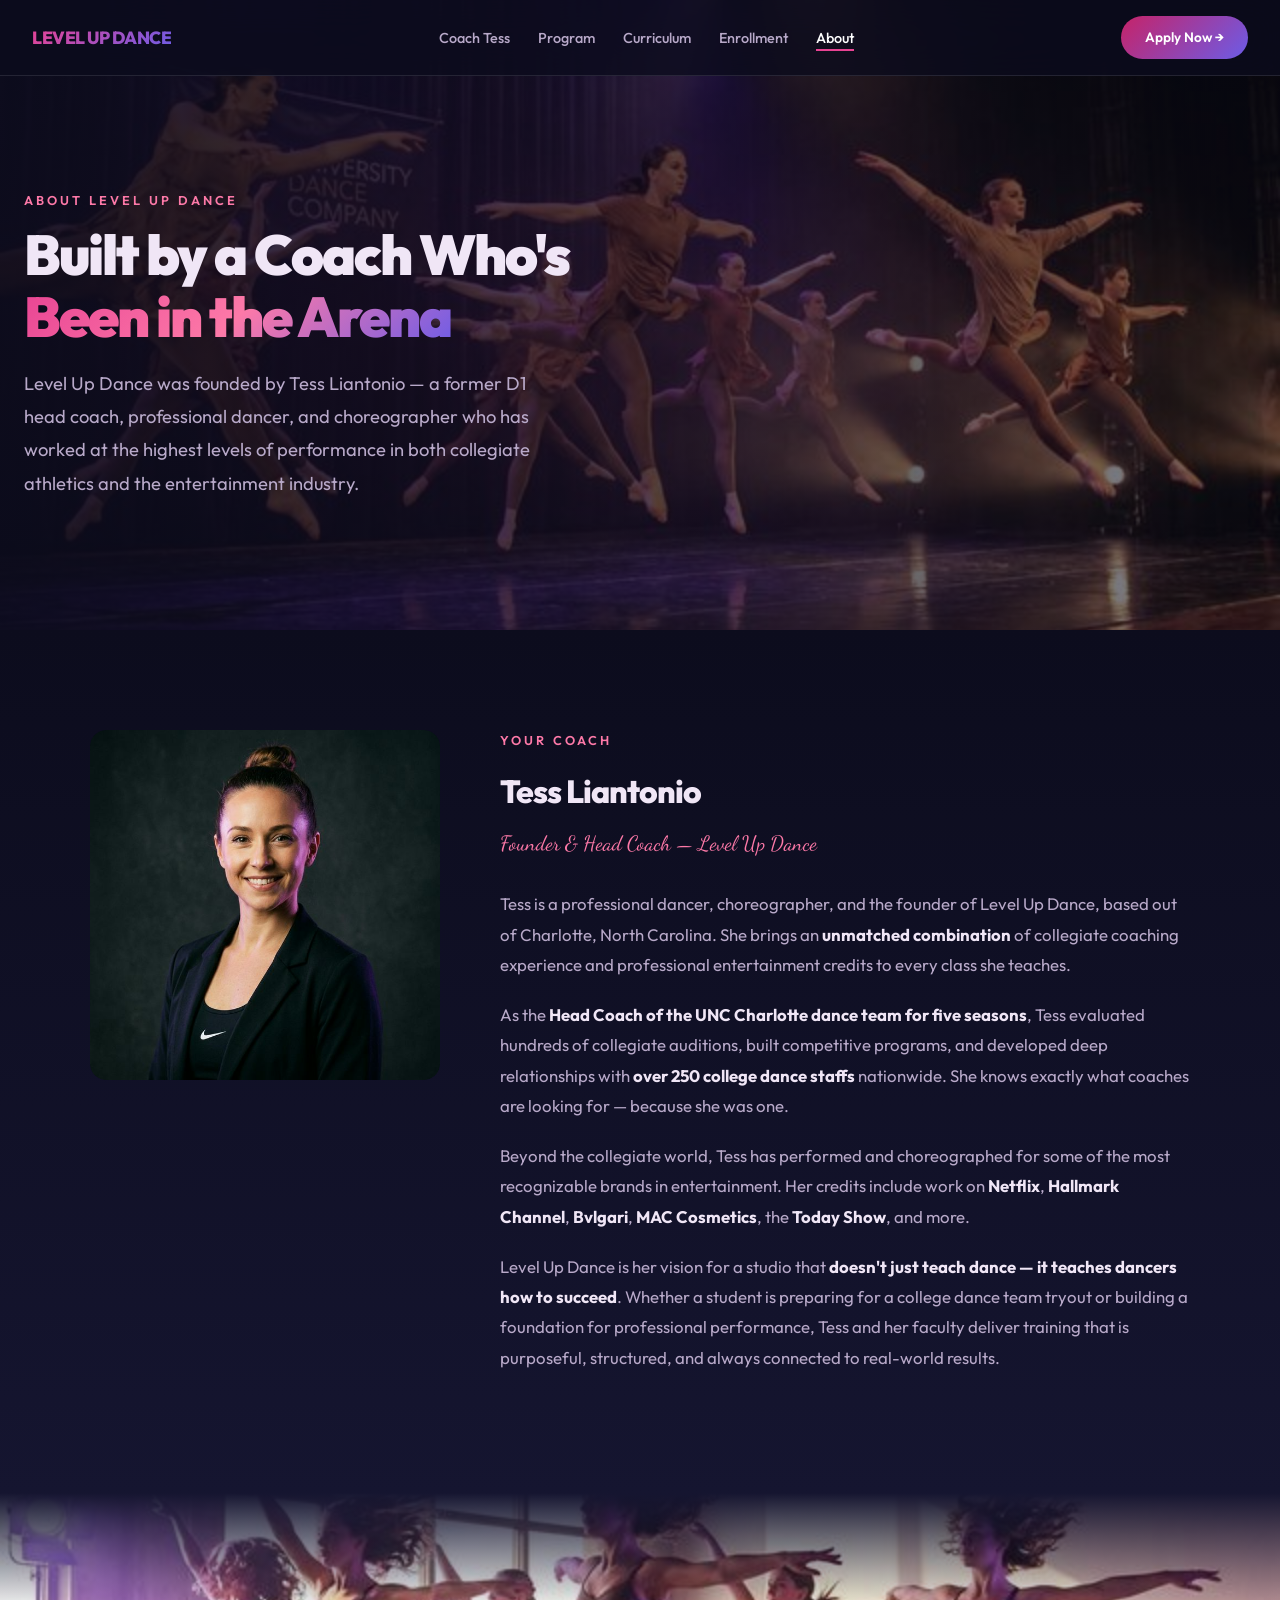
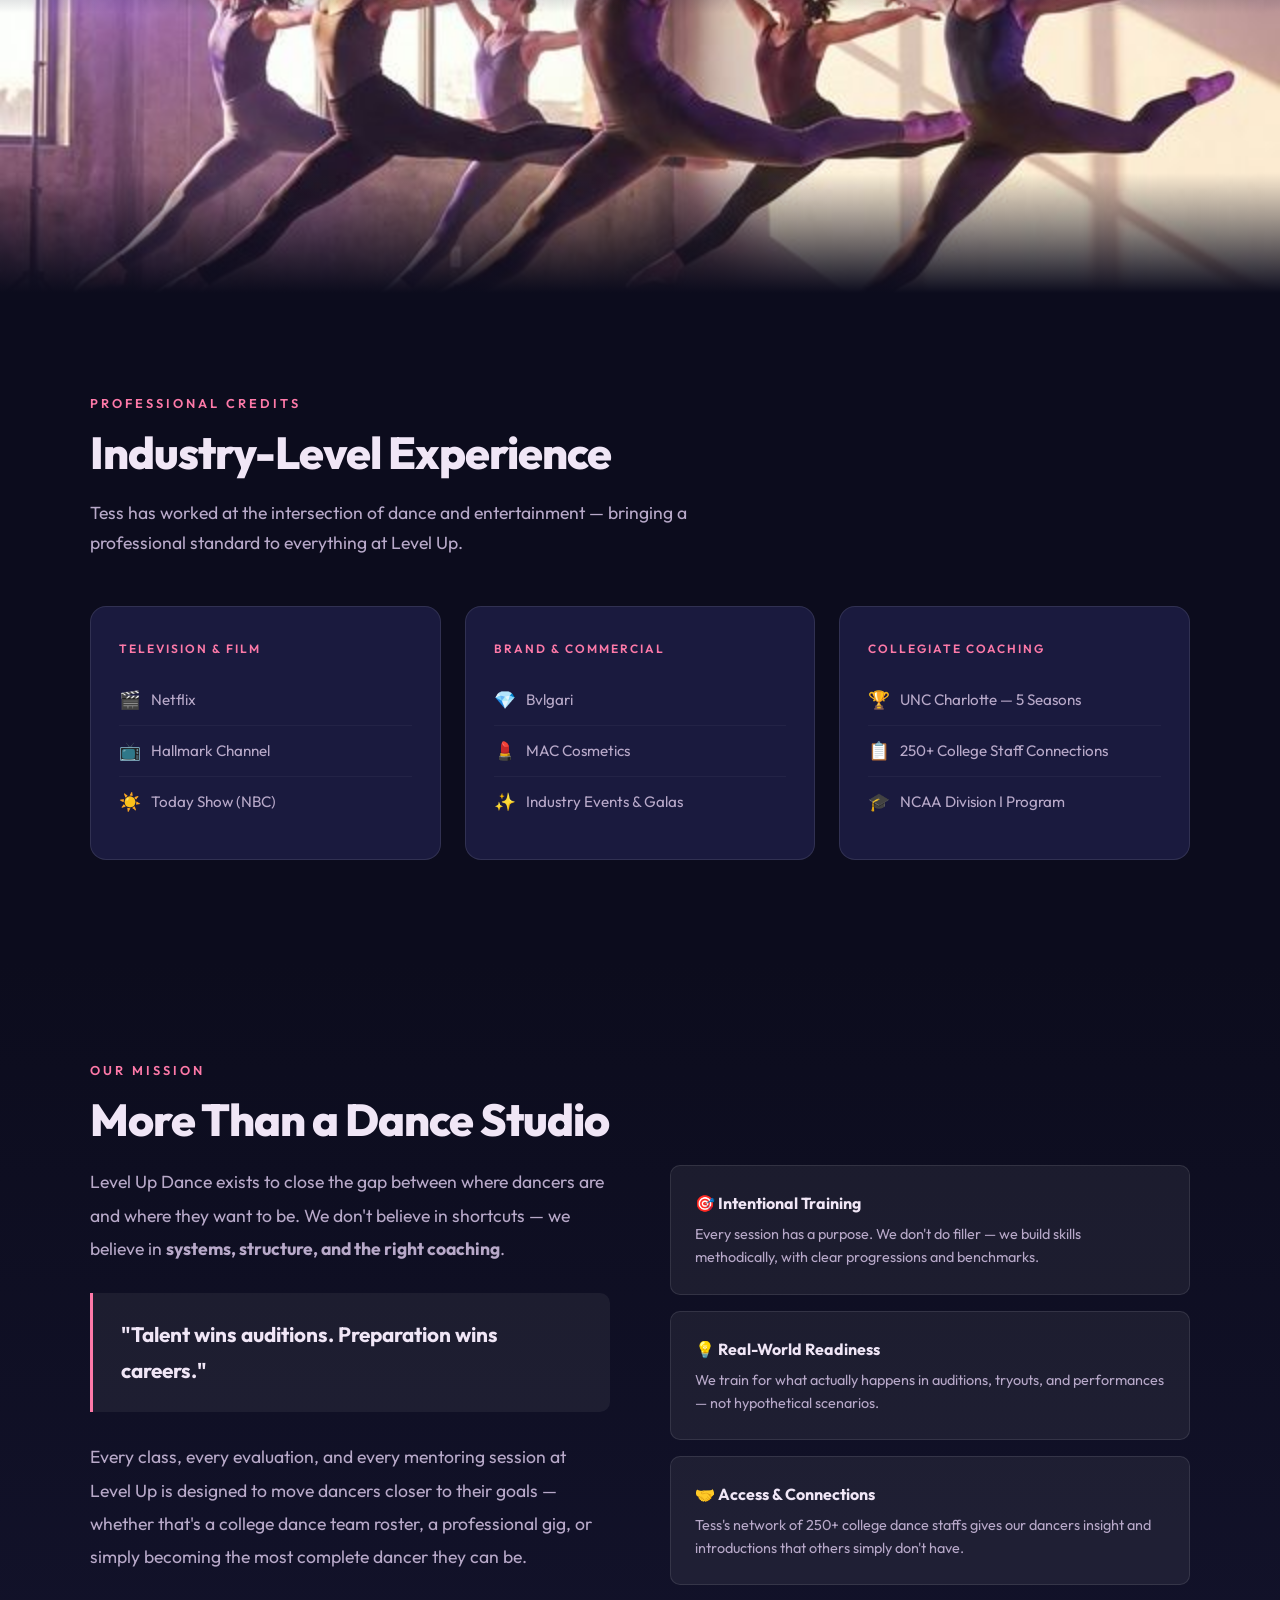
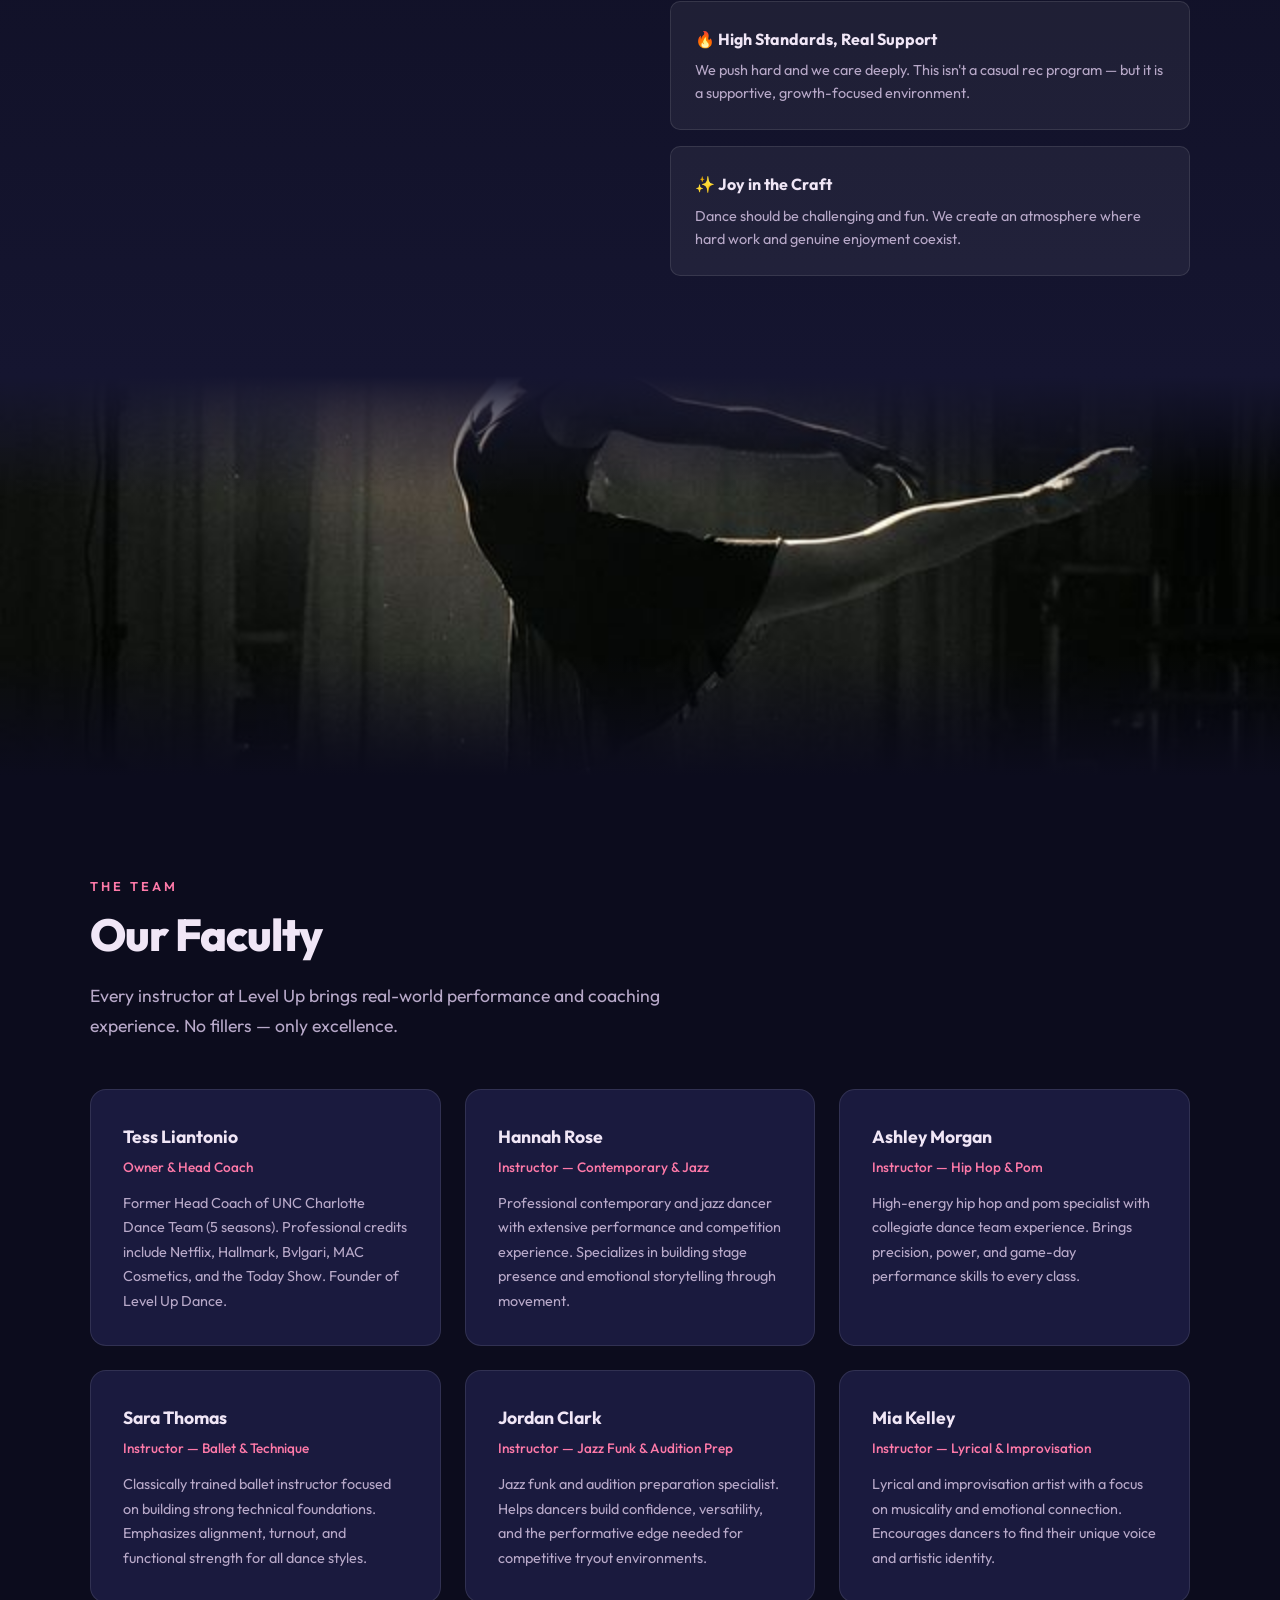
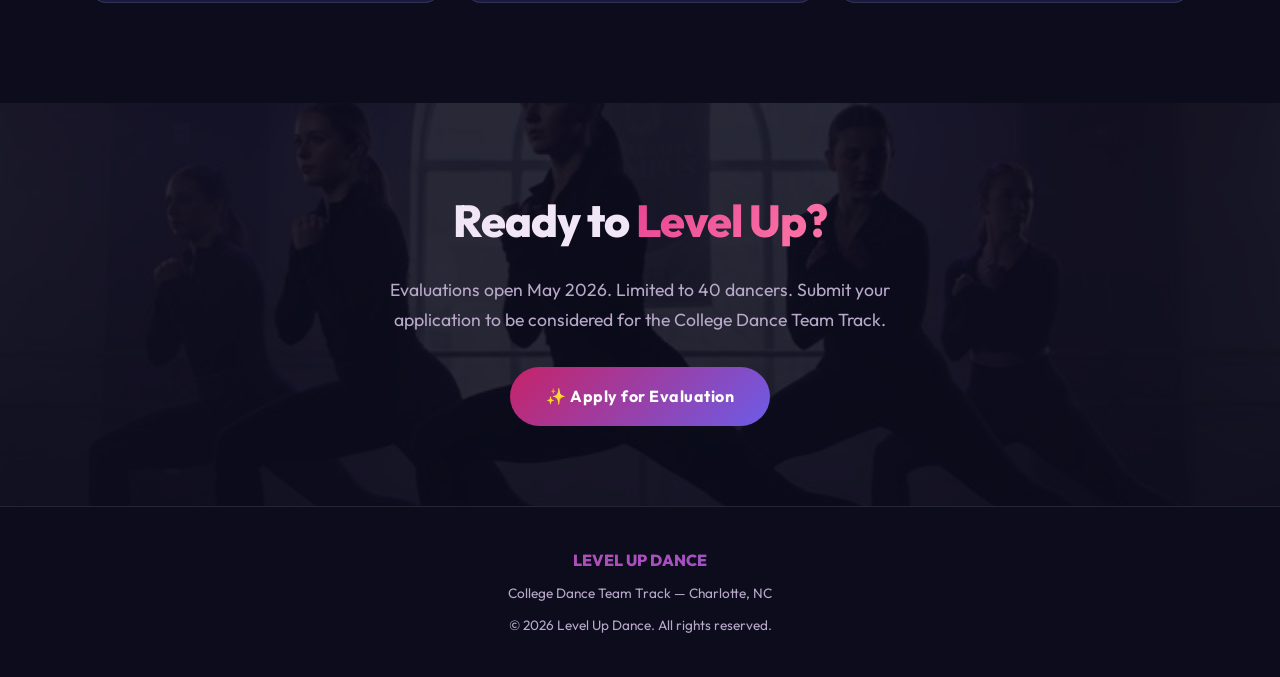
<file: about.html>
<!DOCTYPE html>
<html lang="en">

<head>
    <meta charset="UTF-8">
    <meta name="viewport" content="width=device-width, initial-scale=1.0">
    <title>About Level Up Dance | Tess Liantonio</title>
    <meta name="description"
        content="Meet Tess Liantonio — former D1 Head Coach, professional dancer, and founder of Level Up Dance. Netflix, Hallmark, Bvlgari, Today Show credits.">
    <link rel="preconnect" href="https://fonts.googleapis.com">
    <link rel="preconnect" href="https://fonts.gstatic.com" crossorigin>
    <link
        href="https://fonts.googleapis.com/css2?family=Outfit:wght@300;400;500;600;700;800;900&family=Dancing+Script:wght@700&display=swap"
        rel="stylesheet">
    <style>
        *,
        *::before,
        *::after {
            box-sizing: border-box;
            margin: 0;
            padding: 0;
        }

        :root {
            --primary: #c62368;
            --primary-light: #e84393;
            --secondary: #6c5ce7;
            --accent: #fd79a8;
            --gold: #f39c12;
            --dark: #0c0c1d;
            --dark-card: #151530;
            --dark-surface: #1a1a3e;
            --text: #f0e6f6;
            --text-muted: #b8a9c9;
            --glass: rgba(255, 255, 255, 0.06);
            --glass-border: rgba(255, 255, 255, 0.1);
            --radius: 16px;
            --radius-sm: 10px;
            --transition: 0.3s cubic-bezier(0.4, 0, 0.2, 1);
        }

        html {
            scroll-behavior: smooth;
        }

        body {
            font-family: 'Outfit', sans-serif;
            background: var(--dark);
            color: var(--text);
            line-height: 1.7;
            overflow-x: hidden;
        }

        /* ═══ NAVIGATION ═══ */
        nav {
            position: fixed;
            top: 0;
            left: 0;
            right: 0;
            z-index: 100;
            padding: 16px 32px;
            display: flex;
            justify-content: space-between;
            align-items: center;
            backdrop-filter: blur(20px);
            background: rgba(12, 12, 29, 0.8);
            border-bottom: 1px solid var(--glass-border);
            transition: var(--transition);
        }

        .nav-logo {
            font-weight: 800;
            font-size: 1.1rem;
            background: linear-gradient(135deg, var(--primary-light), var(--secondary));
            -webkit-background-clip: text;
            background-clip: text;
            -webkit-text-fill-color: transparent;
            letter-spacing: -0.5px;
            text-decoration: none;
        }

        .nav-links {
            display: flex;
            gap: 28px;
            list-style: none;
        }

        .nav-links a {
            color: var(--text-muted);
            text-decoration: none;
            font-weight: 500;
            font-size: 0.9rem;
            transition: var(--transition);
            position: relative;
        }

        .nav-links a::after {
            content: '';
            position: absolute;
            bottom: -4px;
            left: 0;
            width: 0;
            height: 2px;
            background: var(--primary-light);
            transition: var(--transition);
        }

        .nav-links a:hover {
            color: #fff;
        }

        .nav-links a:hover::after {
            width: 100%;
        }

        .nav-links a.active {
            color: #fff;
        }

        .nav-links a.active::after {
            width: 100%;
        }

        .nav-cta {
            padding: 10px 24px;
            background: linear-gradient(135deg, var(--primary), var(--secondary));
            color: #fff;
            text-decoration: none;
            border-radius: 50px;
            font-weight: 600;
            font-size: 0.85rem;
            transition: var(--transition);
            border: none;
            cursor: pointer;
        }

        .nav-cta:hover {
            transform: translateY(-2px);
            box-shadow: 0 8px 25px rgba(198, 35, 104, 0.4);
        }

        /* ═══ ABOUT HERO ═══ */
        .about-hero {
            min-height: 70vh;
            display: flex;
            align-items: center;
            padding: 140px 24px 80px;
            position: relative;
            overflow: hidden;
            background: url('images/stage-performance.png') center center / cover no-repeat;
        }

        .about-hero::before {
            content: '';
            position: absolute;
            inset: 0;
            background:
                linear-gradient(90deg, rgba(12, 12, 29, 0.92) 0%, rgba(12, 12, 29, 0.7) 50%, rgba(12, 12, 29, 0.5) 100%),
                radial-gradient(ellipse at 30% 50%, rgba(198, 35, 104, 0.15) 0%, transparent 60%);
        }

        .about-hero-content {
            position: relative;
            z-index: 2;
            max-width: 650px;
        }

        .about-hero h1 {
            font-size: clamp(2.4rem, 5vw, 3.5rem);
            font-weight: 900;
            line-height: 1.1;
            margin-bottom: 20px;
            letter-spacing: -2px;
        }

        .about-hero h1 .gradient {
            background: linear-gradient(135deg, var(--primary-light), var(--accent), var(--secondary));
            -webkit-background-clip: text;
            background-clip: text;
            -webkit-text-fill-color: transparent;
        }

        .about-hero p {
            font-size: 1.15rem;
            color: var(--text-muted);
            max-width: 520px;
            line-height: 1.8;
        }

        /* ═══ SHARED SECTION STYLES ═══ */
        section {
            padding: 100px 24px;
        }

        .container {
            max-width: 1100px;
            margin: 0 auto;
        }

        .section-label {
            font-size: 0.8rem;
            font-weight: 600;
            text-transform: uppercase;
            letter-spacing: 3px;
            color: var(--accent);
            margin-bottom: 12px;
        }

        .section-title {
            font-size: clamp(2rem, 4vw, 2.8rem);
            font-weight: 800;
            line-height: 1.15;
            margin-bottom: 20px;
            letter-spacing: -1px;
        }

        .section-subtitle {
            font-size: 1.1rem;
            color: var(--text-muted);
            max-width: 640px;
            margin-bottom: 48px;
        }

        /* ═══ TESS BIO SECTION ═══ */
        .bio-section {
            background: linear-gradient(180deg, var(--dark) 0%, var(--dark-card) 100%);
        }

        .bio-layout {
            display: grid;
            grid-template-columns: 350px 1fr;
            gap: 60px;
            align-items: start;
        }

        .bio-portrait {
            position: sticky;
            top: 100px;
            border-radius: var(--radius);
            overflow: hidden;
        }

        .bio-portrait img {
            width: 100%;
            display: block;
            border-radius: var(--radius);
        }

        .bio-content h2 {
            font-size: 2rem;
            font-weight: 800;
            margin-bottom: 8px;
            letter-spacing: -1px;
        }

        .bio-role {
            font-family: 'Dancing Script', cursive;
            font-size: 1.3rem;
            color: var(--accent);
            margin-bottom: 28px;
        }

        .bio-content p {
            color: var(--text-muted);
            font-size: 1.05rem;
            margin-bottom: 20px;
            line-height: 1.8;
        }

        .bio-content p strong {
            color: var(--text);
        }

        /* ═══ CREDITS ═══ */
        .credits-section {
            background: var(--dark);
        }

        .credits-grid {
            display: grid;
            grid-template-columns: repeat(auto-fit, minmax(280px, 1fr));
            gap: 24px;
            margin-top: 40px;
        }

        .credit-card {
            padding: 32px 28px;
            border-radius: var(--radius);
            background: var(--dark-surface);
            border: 1px solid var(--glass-border);
            transition: var(--transition);
        }

        .credit-card:hover {
            border-color: var(--accent);
            transform: translateY(-4px);
            box-shadow: 0 16px 32px rgba(0, 0, 0, 0.3);
        }

        .credit-category {
            font-size: 0.75rem;
            font-weight: 600;
            text-transform: uppercase;
            letter-spacing: 2px;
            color: var(--accent);
            margin-bottom: 16px;
        }

        .credit-list {
            list-style: none;
        }

        .credit-list li {
            padding: 10px 0;
            color: var(--text-muted);
            font-size: 0.95rem;
            display: flex;
            align-items: center;
            gap: 10px;
            border-bottom: 1px solid rgba(255, 255, 255, 0.04);
        }

        .credit-list li:last-child {
            border-bottom: none;
        }

        .credit-list .icon {
            font-size: 1.1rem;
        }

        /* ═══ MISSION & VALUES ═══ */
        .mission-section {
            background: linear-gradient(180deg, var(--dark) 0%, var(--dark-card) 100%);
        }

        .mission-content {
            display: grid;
            grid-template-columns: 1fr 1fr;
            gap: 60px;
            align-items: start;
        }

        .mission-text p {
            color: var(--text-muted);
            font-size: 1.1rem;
            line-height: 1.9;
            margin-bottom: 20px;
        }

        .mission-text .highlight-quote {
            font-size: 1.3rem;
            font-weight: 700;
            color: var(--text);
            padding: 24px 28px;
            border-left: 3px solid var(--accent);
            background: var(--glass);
            border-radius: 0 var(--radius-sm) var(--radius-sm) 0;
            margin: 28px 0;
        }

        .values-grid {
            display: grid;
            gap: 16px;
        }

        .value-card {
            padding: 24px;
            border-radius: var(--radius-sm);
            background: var(--glass);
            border: 1px solid var(--glass-border);
            transition: var(--transition);
        }

        .value-card:hover {
            border-color: var(--primary-light);
            transform: translateX(6px);
        }

        .value-card h3 {
            font-weight: 700;
            font-size: 1rem;
            margin-bottom: 6px;
            display: flex;
            align-items: center;
            gap: 10px;
        }

        .value-card p {
            color: var(--text-muted);
            font-size: 0.9rem;
            line-height: 1.6;
        }

        /* ═══ FULL-WIDTH IMAGE BREAK ═══ */
        .image-break {
            width: 100%;
            height: 400px;
            position: relative;
            overflow: hidden;
        }

        .image-break img {
            width: 100%;
            height: 100%;
            object-fit: cover;
            display: block;
        }

        .image-break::after {
            content: '';
            position: absolute;
            inset: 0;
            background: linear-gradient(180deg, var(--dark-card) 0%, transparent 30%, transparent 70%, var(--dark) 100%);
        }

        /* ═══ FACULTY ═══ */
        .faculty-section {
            background: var(--dark);
        }

        .faculty-grid {
            display: grid;
            grid-template-columns: repeat(auto-fit, minmax(300px, 1fr));
            gap: 24px;
            margin-top: 40px;
        }

        .faculty-card {
            padding: 32px;
            border-radius: var(--radius);
            background: var(--dark-surface);
            border: 1px solid var(--glass-border);
            transition: var(--transition);
        }

        .faculty-card:hover {
            border-color: var(--primary-light);
            transform: translateY(-4px);
        }

        .faculty-name {
            font-weight: 700;
            font-size: 1.1rem;
            margin-bottom: 4px;
        }

        .faculty-role {
            font-size: 0.85rem;
            color: var(--accent);
            margin-bottom: 12px;
            font-weight: 500;
        }

        .faculty-bio {
            font-size: 0.9rem;
            color: var(--text-muted);
            line-height: 1.7;
        }

        /* ═══ CTA BANNER ═══ */
        .cta-banner {
            text-align: center;
            padding: 80px 24px;
            background:
                url('images/team-lunge.png') center center / cover no-repeat;
            position: relative;
        }

        .cta-banner::before {
            content: '';
            position: absolute;
            inset: 0;
            background: rgba(12, 12, 29, 0.88);
        }

        .cta-banner-content {
            position: relative;
            z-index: 2;
        }

        .cta-banner h2 {
            font-size: clamp(1.8rem, 4vw, 2.8rem);
            font-weight: 800;
            margin-bottom: 16px;
            letter-spacing: -1px;
        }

        .cta-banner h2 .gradient {
            background: linear-gradient(135deg, var(--primary-light), var(--accent));
            -webkit-background-clip: text;
            background-clip: text;
            -webkit-text-fill-color: transparent;
        }

        .cta-banner p {
            color: var(--text-muted);
            font-size: 1.1rem;
            margin-bottom: 32px;
            max-width: 500px;
            margin-left: auto;
            margin-right: auto;
        }

        .btn-primary {
            padding: 16px 36px;
            border-radius: 50px;
            font-weight: 700;
            font-size: 1rem;
            text-decoration: none;
            display: inline-flex;
            align-items: center;
            gap: 10px;
            background: linear-gradient(135deg, var(--primary), var(--secondary));
            color: #fff;
            border: none;
            cursor: pointer;
            transition: var(--transition);
            font-family: 'Outfit', sans-serif;
            letter-spacing: 0.5px;
        }

        .btn-primary:hover {
            transform: translateY(-3px);
            box-shadow: 0 12px 35px rgba(198, 35, 104, 0.45);
        }

        /* ═══ FOOTER ═══ */
        footer {
            padding: 40px 24px;
            text-align: center;
            border-top: 1px solid var(--glass-border);
        }

        footer p {
            color: var(--text-muted);
            font-size: 0.85rem;
        }

        .footer-brand {
            font-weight: 800;
            font-size: 1rem;
            margin-bottom: 8px;
            background: linear-gradient(135deg, var(--primary-light), var(--secondary));
            -webkit-background-clip: text;
            background-clip: text;
            -webkit-text-fill-color: transparent;
        }

        /* ═══ RESPONSIVE ═══ */
        @media (max-width: 768px) {
            .nav-links {
                display: none;
            }

            .bio-layout {
                grid-template-columns: 1fr;
                gap: 32px;
            }

            .bio-portrait {
                position: static;
                max-width: 280px;
            }

            .mission-content {
                grid-template-columns: 1fr;
                gap: 40px;
            }

            .image-break {
                height: 250px;
            }
        }

        /* ═══ ANIMATIONS ═══ */
        .fade-up {
            opacity: 0;
            transform: translateY(30px);
            transition: opacity 0.6s ease, transform 0.6s ease;
        }

        .fade-up.visible {
            opacity: 1;
            transform: translateY(0);
        }
    </style>
</head>

<body>
    <!-- Navigation -->
    <nav>
        <a href="index.html" class="nav-logo">LEVEL UP DANCE</a>
        <ul class="nav-links">
            <li><a href="index.html#coach">Coach Tess</a></li>
            <li><a href="index.html#program">Program</a></li>
            <li><a href="index.html#tracks">Curriculum</a></li>
            <li><a href="index.html#enrollment">Enrollment</a></li>
            <li><a href="about.html" class="active">About</a></li>
        </ul>
        <a href="index.html#apply" class="nav-cta">Apply Now →</a>
    </nav>

    <!-- About Hero -->
    <section class="about-hero">
        <div class="about-hero-content fade-up">
            <div class="section-label">About Level Up Dance</div>
            <h1>Built by a Coach Who's<br><span class="gradient">Been in the Arena</span></h1>
            <p>Level Up Dance was founded by Tess Liantonio — a former D1 head coach, professional dancer, and
                choreographer who has worked at the highest levels of performance in both collegiate athletics and the
                entertainment industry.</p>
        </div>
    </section>

    <!-- Bio Section -->
    <section class="bio-section">
        <div class="container">
            <div class="bio-layout">
                <div class="bio-portrait fade-up">
                    <img src="images/coach-tess.png" alt="Tess Liantonio — Founder & Head Coach of Level Up Dance">
                </div>
                <div class="bio-content fade-up">
                    <div class="section-label">Your Coach</div>
                    <h2>Tess Liantonio</h2>
                    <div class="bio-role">Founder & Head Coach — Level Up Dance</div>

                    <p>Tess is a professional dancer, choreographer, and the founder of Level Up Dance, based out of
                        Charlotte, North Carolina. She brings an <strong>unmatched combination</strong> of collegiate
                        coaching experience and professional entertainment credits to every class she teaches.</p>

                    <p>As the <strong>Head Coach of the UNC Charlotte dance team for five seasons</strong>, Tess
                        evaluated hundreds of collegiate auditions, built competitive programs, and developed deep
                        relationships with <strong>over 250 college dance staffs</strong> nationwide. She knows exactly
                        what coaches are looking for — because she was one.</p>

                    <p>Beyond the collegiate world, Tess has performed and choreographed for some of the most
                        recognizable brands in entertainment. Her credits include work on <strong>Netflix</strong>,
                        <strong>Hallmark Channel</strong>, <strong>Bvlgari</strong>, <strong>MAC Cosmetics</strong>, the
                        <strong>Today Show</strong>, and more.
                    </p>

                    <p>Level Up Dance is her vision for a studio that <strong>doesn't just teach dance — it teaches
                            dancers how to succeed</strong>. Whether a student is preparing for a college dance team
                        tryout or building a foundation for professional performance, Tess and her faculty deliver
                        training that is purposeful, structured, and always connected to real-world results.</p>
                </div>
            </div>
        </div>
    </section>

    <!-- Image Break -->
    <div class="image-break">
        <img src="images/studio-jump.png" alt="Dancers leaping in sunlit studio">
    </div>

    <!-- Professional Credits -->
    <section class="credits-section">
        <div class="container">
            <div class="section-label">Professional Credits</div>
            <h2 class="section-title">Industry-Level Experience</h2>
            <p class="section-subtitle">Tess has worked at the intersection of dance and entertainment — bringing a
                professional standard to everything at Level Up.</p>

            <div class="credits-grid fade-up">
                <div class="credit-card">
                    <div class="credit-category">Television & Film</div>
                    <ul class="credit-list">
                        <li><span class="icon">🎬</span> Netflix</li>
                        <li><span class="icon">📺</span> Hallmark Channel</li>
                        <li><span class="icon">☀️</span> Today Show (NBC)</li>
                    </ul>
                </div>
                <div class="credit-card">
                    <div class="credit-category">Brand & Commercial</div>
                    <ul class="credit-list">
                        <li><span class="icon">💎</span> Bvlgari</li>
                        <li><span class="icon">💄</span> MAC Cosmetics</li>
                        <li><span class="icon">✨</span> Industry Events & Galas</li>
                    </ul>
                </div>
                <div class="credit-card">
                    <div class="credit-category">Collegiate Coaching</div>
                    <ul class="credit-list">
                        <li><span class="icon">🏆</span> UNC Charlotte — 5 Seasons</li>
                        <li><span class="icon">📋</span> 250+ College Staff Connections</li>
                        <li><span class="icon">🎓</span> NCAA Division I Program</li>
                    </ul>
                </div>
            </div>
        </div>
    </section>

    <!-- Mission & Values -->
    <section class="mission-section">
        <div class="container">
            <div class="section-label">Our Mission</div>
            <h2 class="section-title">More Than a Dance Studio</h2>

            <div class="mission-content fade-up">
                <div class="mission-text">
                    <p>Level Up Dance exists to close the gap between where dancers are and where they want to be. We
                        don't believe in shortcuts — we believe in <strong>systems, structure, and the right
                            coaching</strong>.</p>

                    <div class="highlight-quote">
                        "Talent wins auditions. Preparation wins careers."
                    </div>

                    <p>Every class, every evaluation, and every mentoring session at Level Up is designed to move
                        dancers
                        closer to their goals — whether that's a college dance team roster, a professional gig, or
                        simply becoming the most complete dancer they can be.</p>
                </div>

                <div class="values-grid">
                    <div class="value-card">
                        <h3>🎯 Intentional Training</h3>
                        <p>Every session has a purpose. We don't do filler — we build skills methodically, with clear
                            progressions and benchmarks.</p>
                    </div>
                    <div class="value-card">
                        <h3>💡 Real-World Readiness</h3>
                        <p>We train for what actually happens in auditions, tryouts, and performances — not hypothetical
                            scenarios.</p>
                    </div>
                    <div class="value-card">
                        <h3>🤝 Access & Connections</h3>
                        <p>Tess's network of 250+ college dance staffs gives our dancers insight and introductions that
                            others simply don't have.</p>
                    </div>
                    <div class="value-card">
                        <h3>🔥 High Standards, Real Support</h3>
                        <p>We push hard and we care deeply. This isn't a casual rec program — but it is a supportive,
                            growth-focused environment.</p>
                    </div>
                    <div class="value-card">
                        <h3>✨ Joy in the Craft</h3>
                        <p>Dance should be challenging and fun. We create an atmosphere where hard work and genuine
                            enjoyment coexist.</p>
                    </div>
                </div>
            </div>
        </div>
    </section>

    <!-- Image Break 2 -->
    <div class="image-break">
        <img src="images/silhouette.png" alt="Dancer silhouette in dramatic backlight">
    </div>

    <!-- Faculty -->
    <section class="faculty-section">
        <div class="container">
            <div class="section-label">The Team</div>
            <h2 class="section-title">Our Faculty</h2>
            <p class="section-subtitle">Every instructor at Level Up brings real-world performance and coaching
                experience. No fillers — only excellence.</p>

            <div class="faculty-grid fade-up">
                <div class="faculty-card">
                    <div class="faculty-name">Tess Liantonio</div>
                    <div class="faculty-role">Owner & Head Coach</div>
                    <p class="faculty-bio">Former Head Coach of UNC Charlotte Dance Team (5 seasons). Professional
                        credits include Netflix, Hallmark, Bvlgari, MAC Cosmetics, and the Today Show. Founder of Level
                        Up Dance.</p>
                </div>
                <div class="faculty-card">
                    <div class="faculty-name">Hannah Rose</div>
                    <div class="faculty-role">Instructor — Contemporary & Jazz</div>
                    <p class="faculty-bio">Professional contemporary and jazz dancer with extensive performance and
                        competition experience. Specializes in building stage presence and emotional storytelling
                        through
                        movement.</p>
                </div>
                <div class="faculty-card">
                    <div class="faculty-name">Ashley Morgan</div>
                    <div class="faculty-role">Instructor — Hip Hop & Pom</div>
                    <p class="faculty-bio">High-energy hip hop and pom specialist with collegiate dance team experience.
                        Brings precision, power, and game-day performance skills to every class.</p>
                </div>
                <div class="faculty-card">
                    <div class="faculty-name">Sara Thomas</div>
                    <div class="faculty-role">Instructor — Ballet & Technique</div>
                    <p class="faculty-bio">Classically trained ballet instructor focused on building strong technical
                        foundations. Emphasizes alignment, turnout, and functional strength for all dance styles.</p>
                </div>
                <div class="faculty-card">
                    <div class="faculty-name">Jordan Clark</div>
                    <div class="faculty-role">Instructor — Jazz Funk & Audition Prep</div>
                    <p class="faculty-bio">Jazz funk and audition preparation specialist. Helps dancers build
                        confidence,
                        versatility, and the performative edge needed for competitive tryout environments.</p>
                </div>
                <div class="faculty-card">
                    <div class="faculty-name">Mia Kelley</div>
                    <div class="faculty-role">Instructor — Lyrical & Improvisation</div>
                    <p class="faculty-bio">Lyrical and improvisation artist with a focus on musicality and emotional
                        connection. Encourages dancers to find their unique voice and artistic identity.</p>
                </div>
            </div>
        </div>
    </section>

    <!-- CTA Banner -->
    <section class="cta-banner">
        <div class="cta-banner-content fade-up">
            <h2>Ready to <span class="gradient">Level Up?</span></h2>
            <p>Evaluations open May 2026. Limited to 40 dancers. Submit your application to be considered for the
                College Dance Team Track.</p>
            <a href="index.html#apply" class="btn-primary">✨ Apply for Evaluation</a>
        </div>
    </section>

    <!-- Footer -->
    <footer>
        <div class="footer-brand">LEVEL UP DANCE</div>
        <p>College Dance Team Track — Charlotte, NC</p>
        <p style="margin-top: 8px;">© 2026 Level Up Dance. All rights reserved.</p>
    </footer>

    <!-- Script -->
    <script>
        // Fade-in on scroll
        const observer = new IntersectionObserver((entries) => {
            entries.forEach(entry => {
                if (entry.isIntersecting) {
                    entry.target.classList.add('visible');
                    observer.unobserve(entry.target);
                }
            });
        }, { threshold: 0.15 });

        document.querySelectorAll('.fade-up').forEach(el => observer.observe(el));

        // Smooth nav background on scroll
        window.addEventListener('scroll', () => {
            const nav = document.querySelector('nav');
            nav.style.background = window.scrollY > 60
                ? 'rgba(12,12,29,0.95)' : 'rgba(12,12,29,0.8)';
        });
    </script>
</body>

</html>
</file>
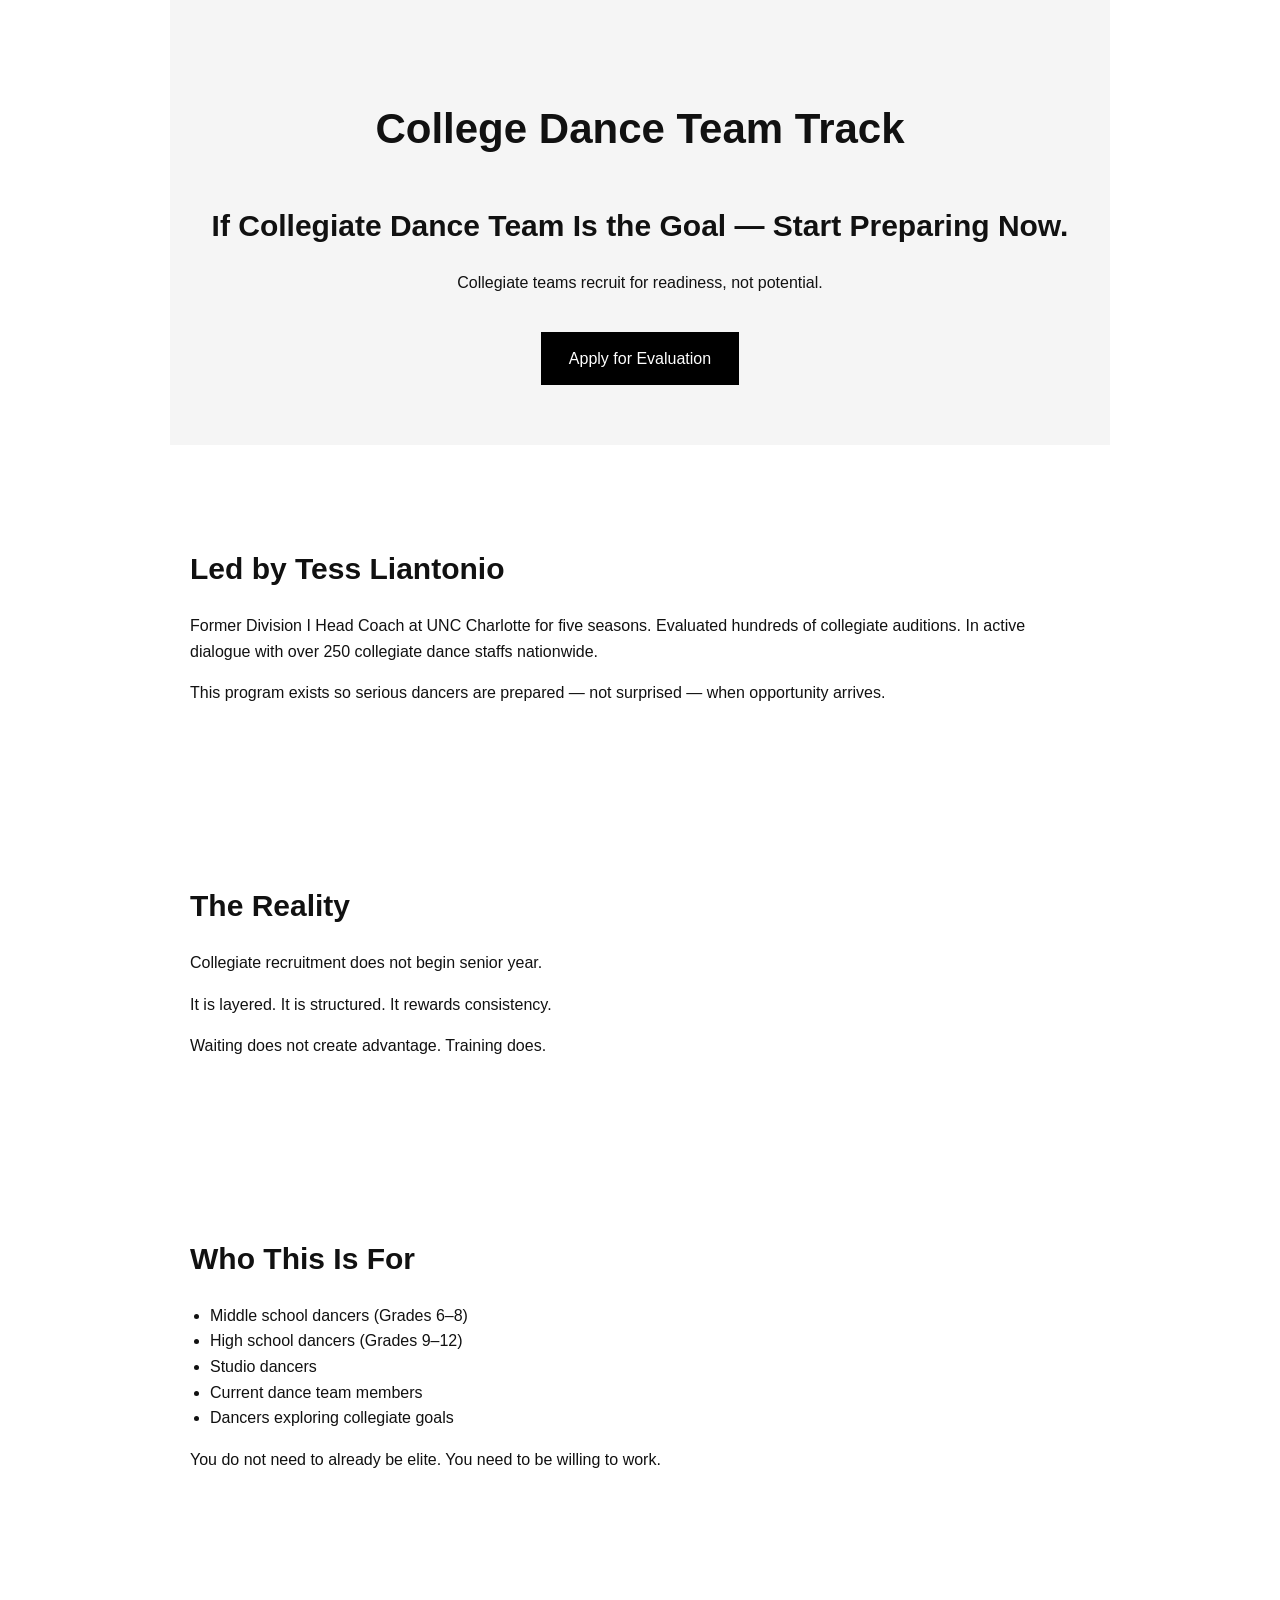
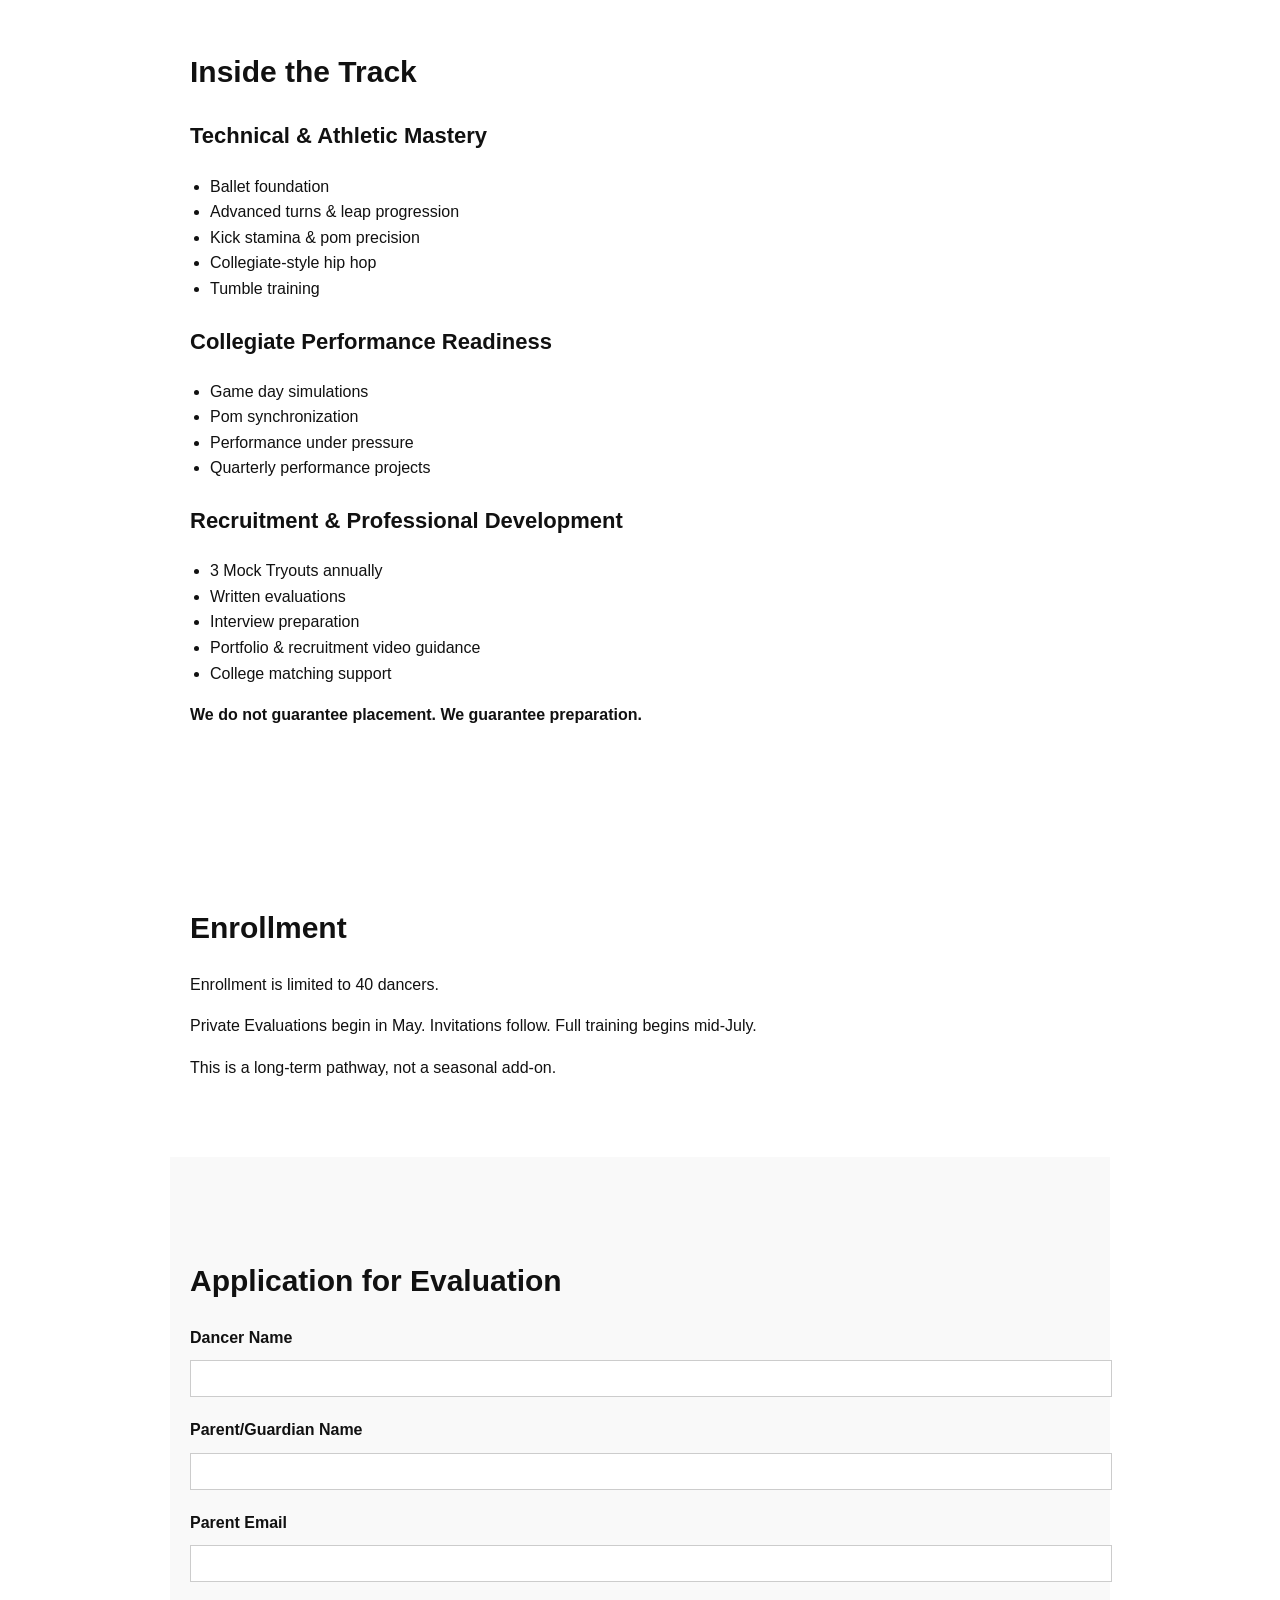
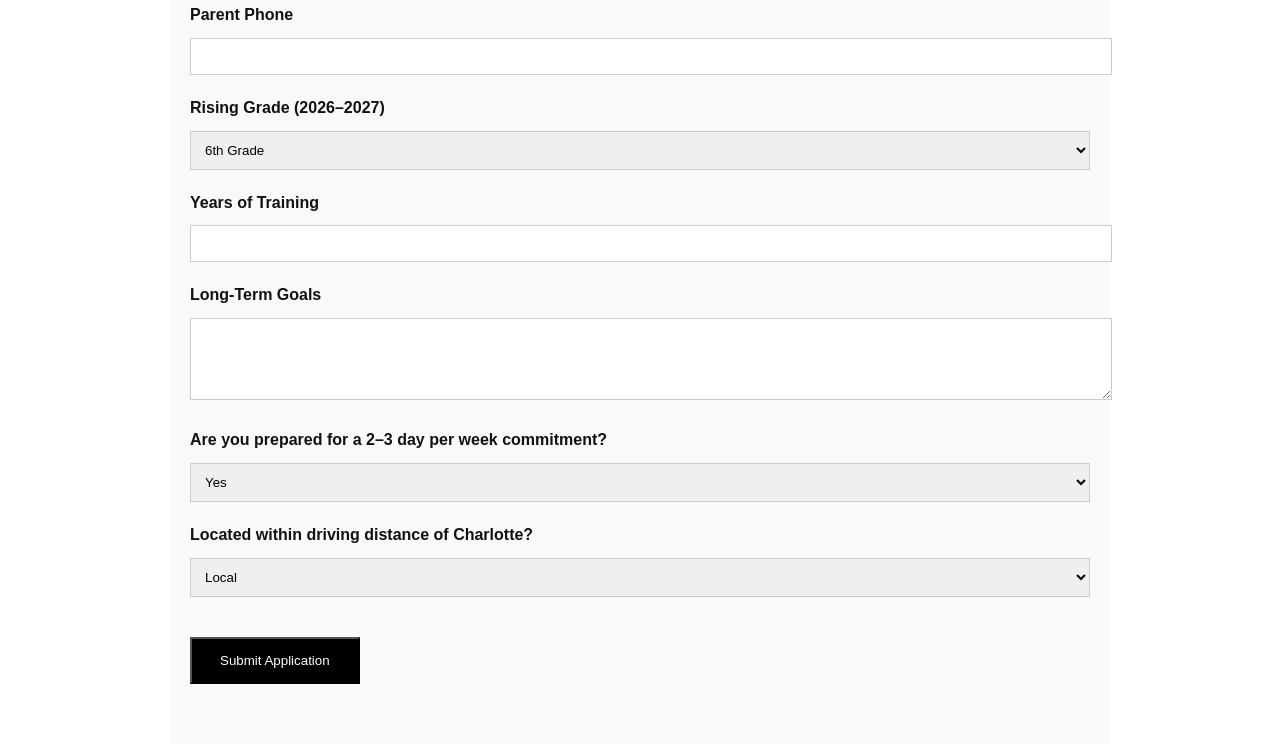
<file: chatgpt-version.html>
<!DOCTYPE html>
<html lang="en">
<head>
<meta charset="UTF-8">
<meta name="viewport" content="width=device-width, initial-scale=1.0">
<title>College Dance Team Track | Level Up Dance</title>
<style>
body {
    font-family: Arial, sans-serif;
    margin: 0;
    padding: 0;
    color: #111;
    line-height: 1.6;
}
section {
    padding: 60px 20px;
    max-width: 900px;
    margin: auto;
}
h1, h2, h3 {
    margin-bottom: 20px;
}
h1 {
    font-size: 42px;
}
h2 {
    font-size: 30px;
    margin-top: 40px;
}
h3 {
    font-size: 22px;
}
.hero {
    text-align: center;
    background: #f5f5f5;
}
.button {
    display: inline-block;
    padding: 14px 28px;
    background: #000;
    color: #fff;
    text-decoration: none;
    margin-top: 20px;
}
ul {
    padding-left: 20px;
}
.form-section {
    background: #f9f9f9;
}
input, select, textarea {
    width: 100%;
    padding: 10px;
    margin: 10px 0 20px 0;
    border: 1px solid #ccc;
}
label {
    font-weight: bold;
}
</style>
</head>

<body>

<section class="hero">
    <h1>College Dance Team Track</h1>
    <h2>If Collegiate Dance Team Is the Goal — Start Preparing Now.</h2>
    <p>Collegiate teams recruit for readiness, not potential.</p>
    <a href="#apply" class="button">Apply for Evaluation</a>
</section>

<section>
    <h2>Led by Tess Liantonio</h2>
    <p>Former Division I Head Coach at UNC Charlotte for five seasons. Evaluated hundreds of collegiate auditions. In active dialogue with over 250 collegiate dance staffs nationwide.</p>
    <p>This program exists so serious dancers are prepared — not surprised — when opportunity arrives.</p>
</section>

<section>
    <h2>The Reality</h2>
    <p>Collegiate recruitment does not begin senior year.</p>
    <p>It is layered. It is structured. It rewards consistency.</p>
    <p>Waiting does not create advantage. Training does.</p>
</section>

<section>
    <h2>Who This Is For</h2>
    <ul>
        <li>Middle school dancers (Grades 6–8)</li>
        <li>High school dancers (Grades 9–12)</li>
        <li>Studio dancers</li>
        <li>Current dance team members</li>
        <li>Dancers exploring collegiate goals</li>
    </ul>
    <p>You do not need to already be elite. You need to be willing to work.</p>
</section>

<section>
    <h2>Inside the Track</h2>

    <h3>Technical & Athletic Mastery</h3>
    <ul>
        <li>Ballet foundation</li>
        <li>Advanced turns & leap progression</li>
        <li>Kick stamina & pom precision</li>
        <li>Collegiate-style hip hop</li>
        <li>Tumble training</li>
    </ul>

    <h3>Collegiate Performance Readiness</h3>
    <ul>
        <li>Game day simulations</li>
        <li>Pom synchronization</li>
        <li>Performance under pressure</li>
        <li>Quarterly performance projects</li>
    </ul>

    <h3>Recruitment & Professional Development</h3>
    <ul>
        <li>3 Mock Tryouts annually</li>
        <li>Written evaluations</li>
        <li>Interview preparation</li>
        <li>Portfolio & recruitment video guidance</li>
        <li>College matching support</li>
    </ul>

    <p><strong>We do not guarantee placement. We guarantee preparation.</strong></p>
</section>

<section>
    <h2>Enrollment</h2>
    <p>Enrollment is limited to 40 dancers.</p>
    <p>Private Evaluations begin in May. Invitations follow. Full training begins mid-July.</p>
    <p>This is a long-term pathway, not a seasonal add-on.</p>
</section>

<section class="form-section" id="apply">
    <h2>Application for Evaluation</h2>

    <form>
        <label>Dancer Name</label>
        <input type="text" required>

        <label>Parent/Guardian Name</label>
        <input type="text" required>

        <label>Parent Email</label>
        <input type="email" required>

        <label>Parent Phone</label>
        <input type="tel" required>

        <label>Rising Grade (2026–2027)</label>
        <select required>
            <option>6th Grade</option>
            <option>7th Grade</option>
            <option>8th Grade</option>
            <option>Freshman</option>
            <option>Sophomore</option>
            <option>Junior</option>
            <option>Senior</option>
        </select>

        <label>Years of Training</label>
        <input type="number" min="0">

        <label>Long-Term Goals</label>
        <textarea rows="4"></textarea>

        <label>Are you prepared for a 2–3 day per week commitment?</label>
        <select>
            <option>Yes</option>
            <option>No</option>
        </select>

        <label>Located within driving distance of Charlotte?</label>
        <select>
            <option>Local</option>
            <option>1–2 Hours Away</option>
            <option>2+ Hours Away</option>
        </select>

        <button type="submit" class="button">Submit Application</button>
    </form>
</section>

</body>
</html>
</file>
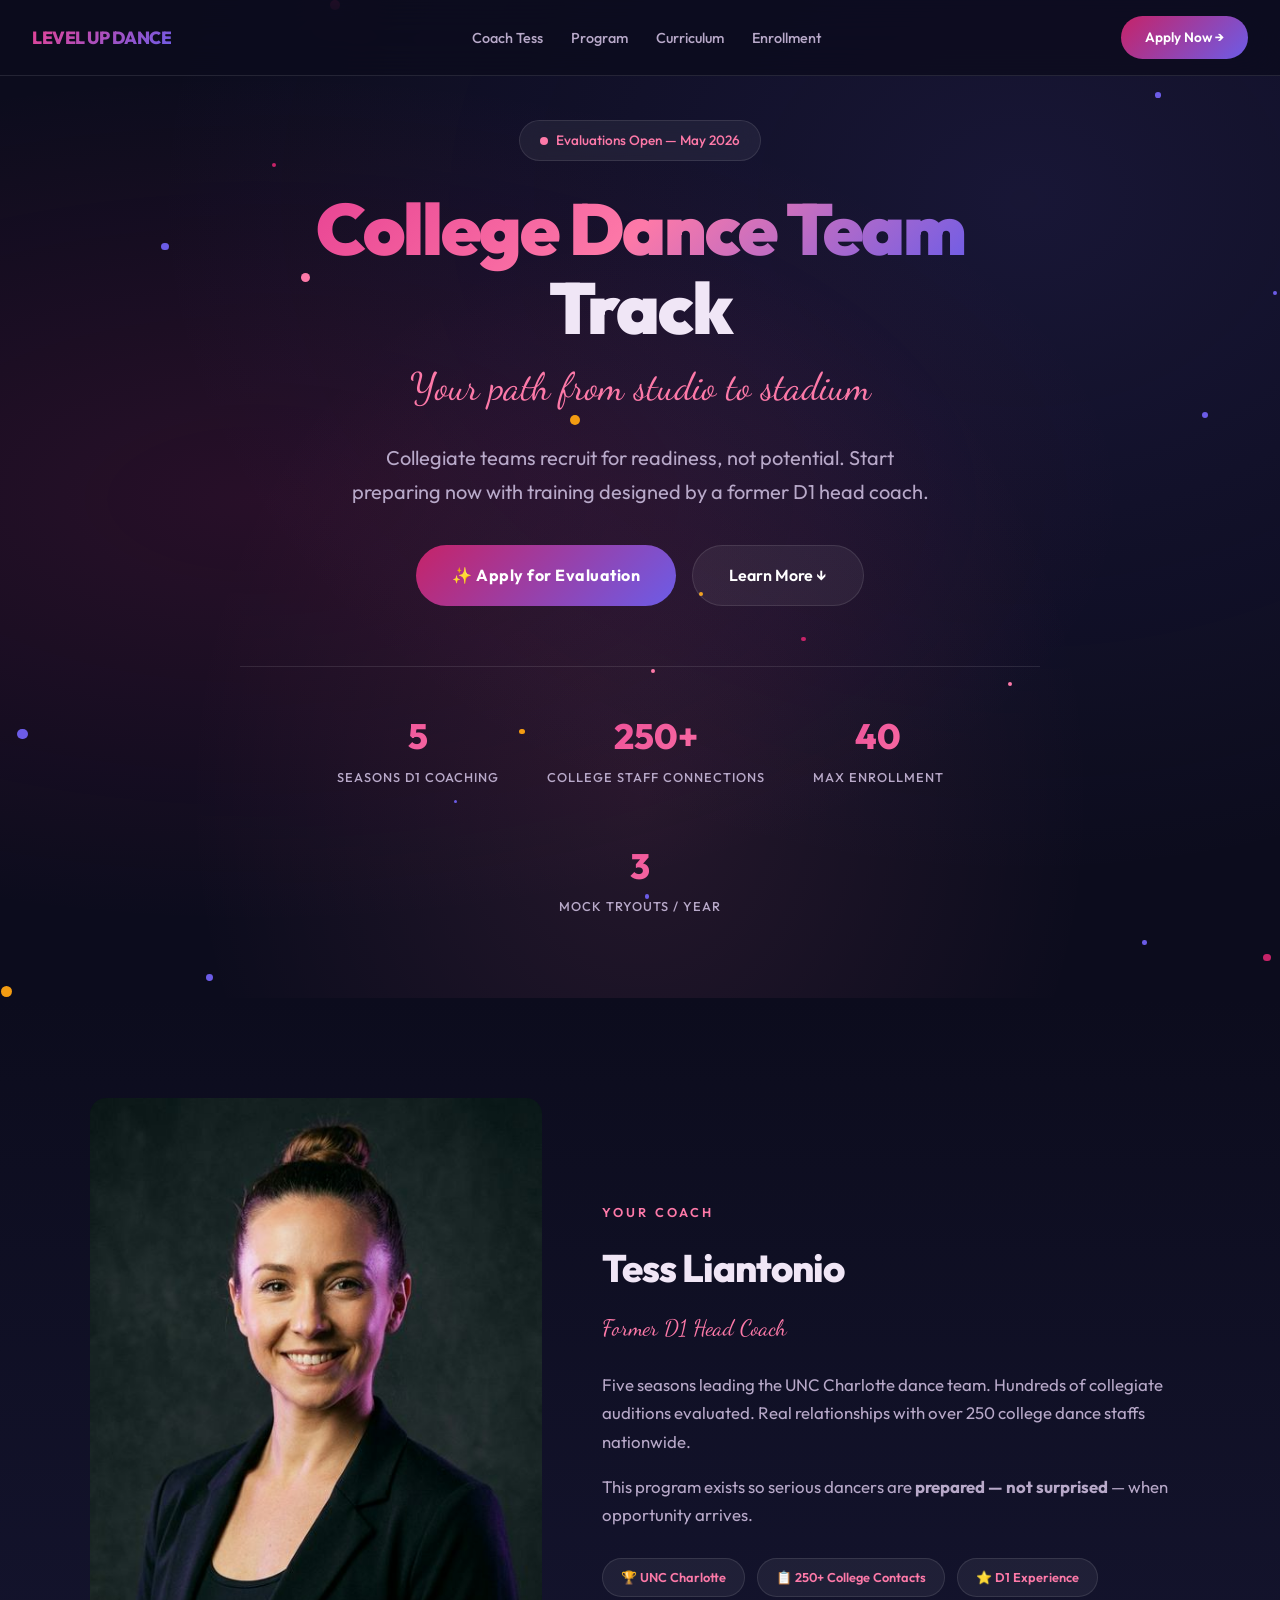
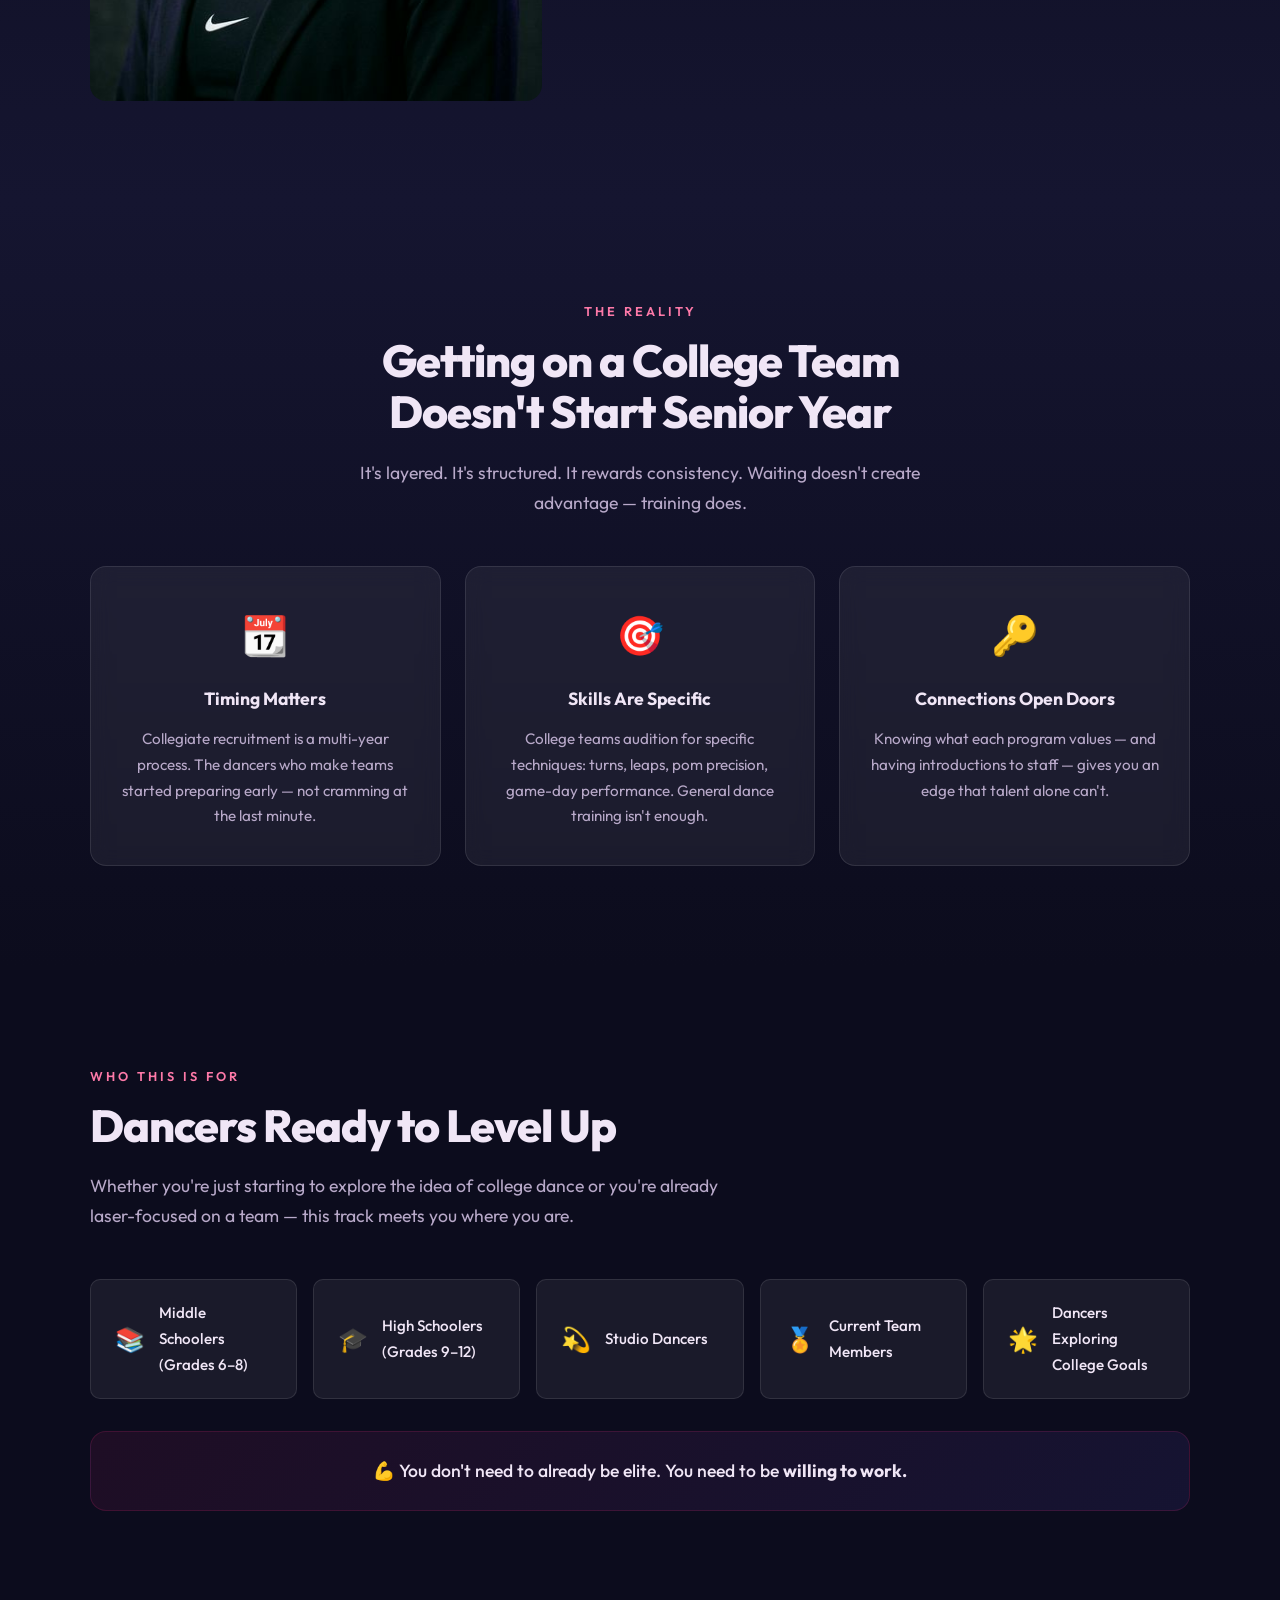
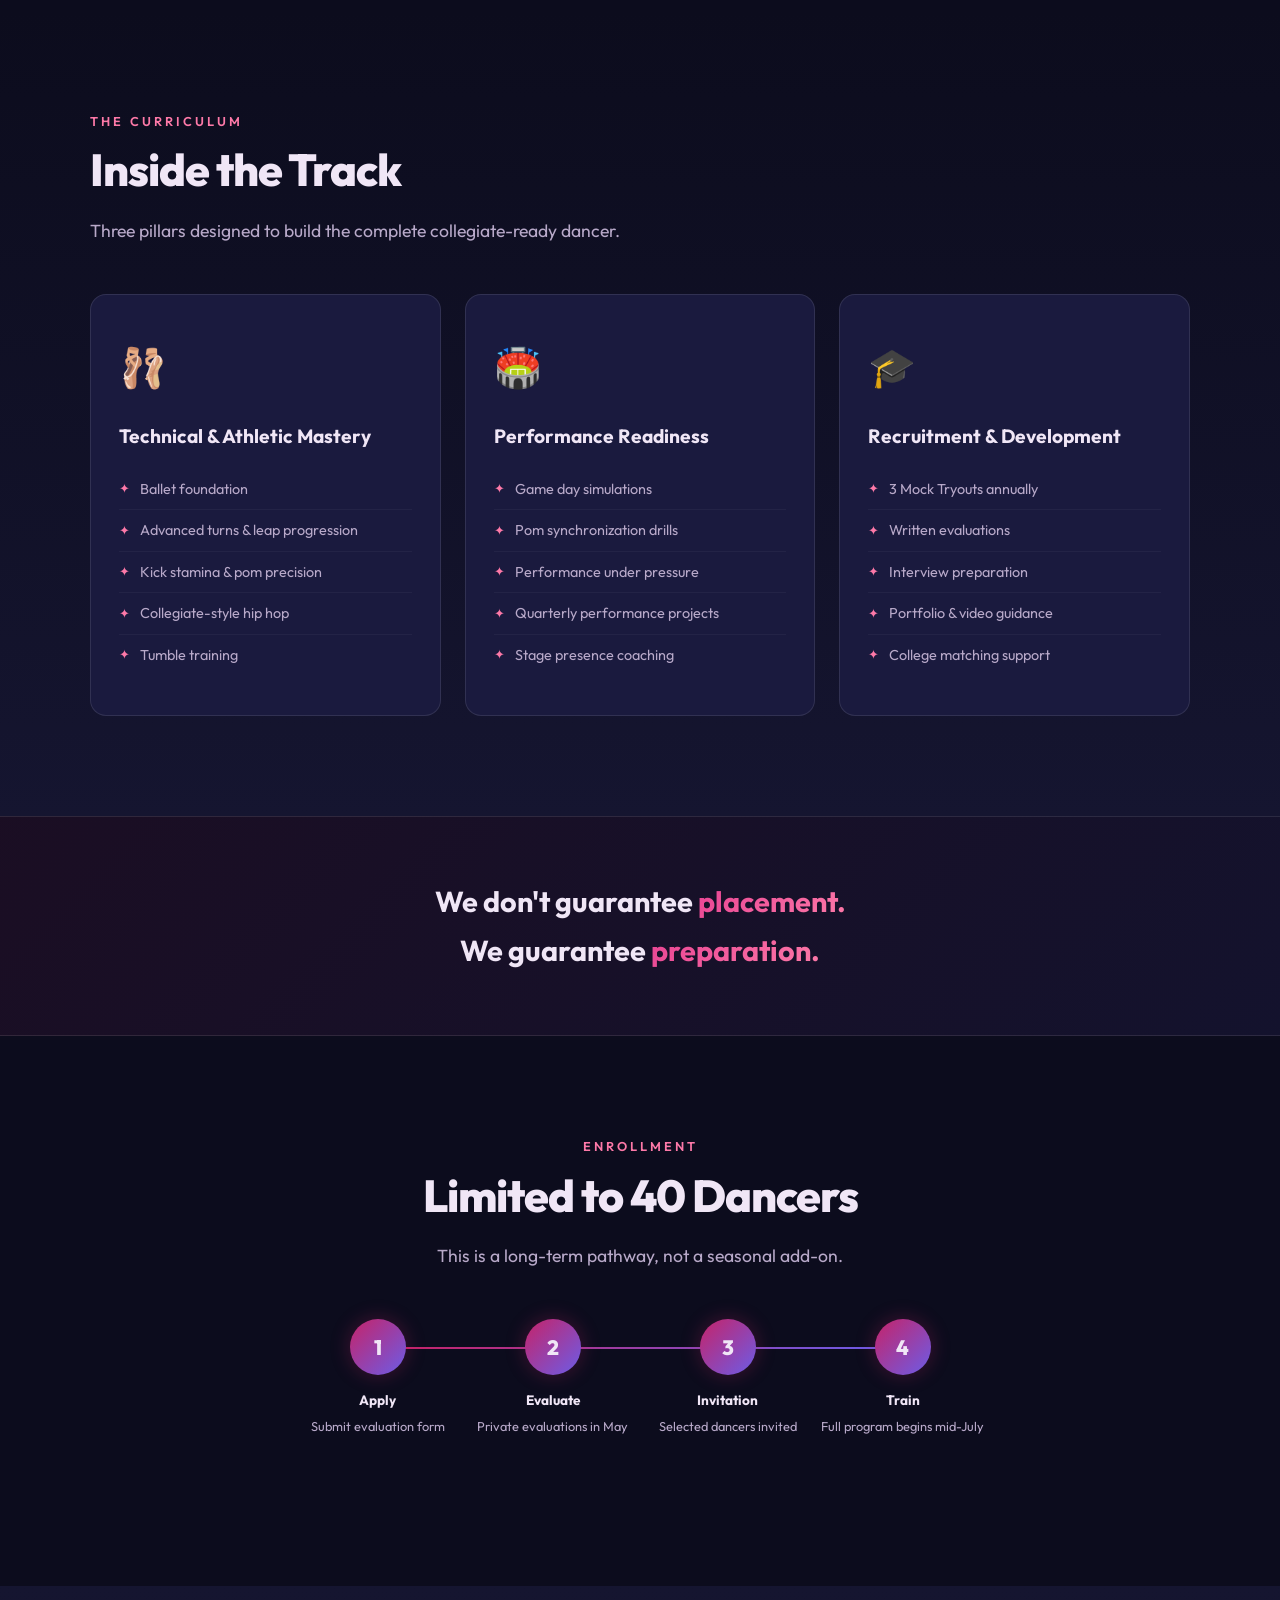
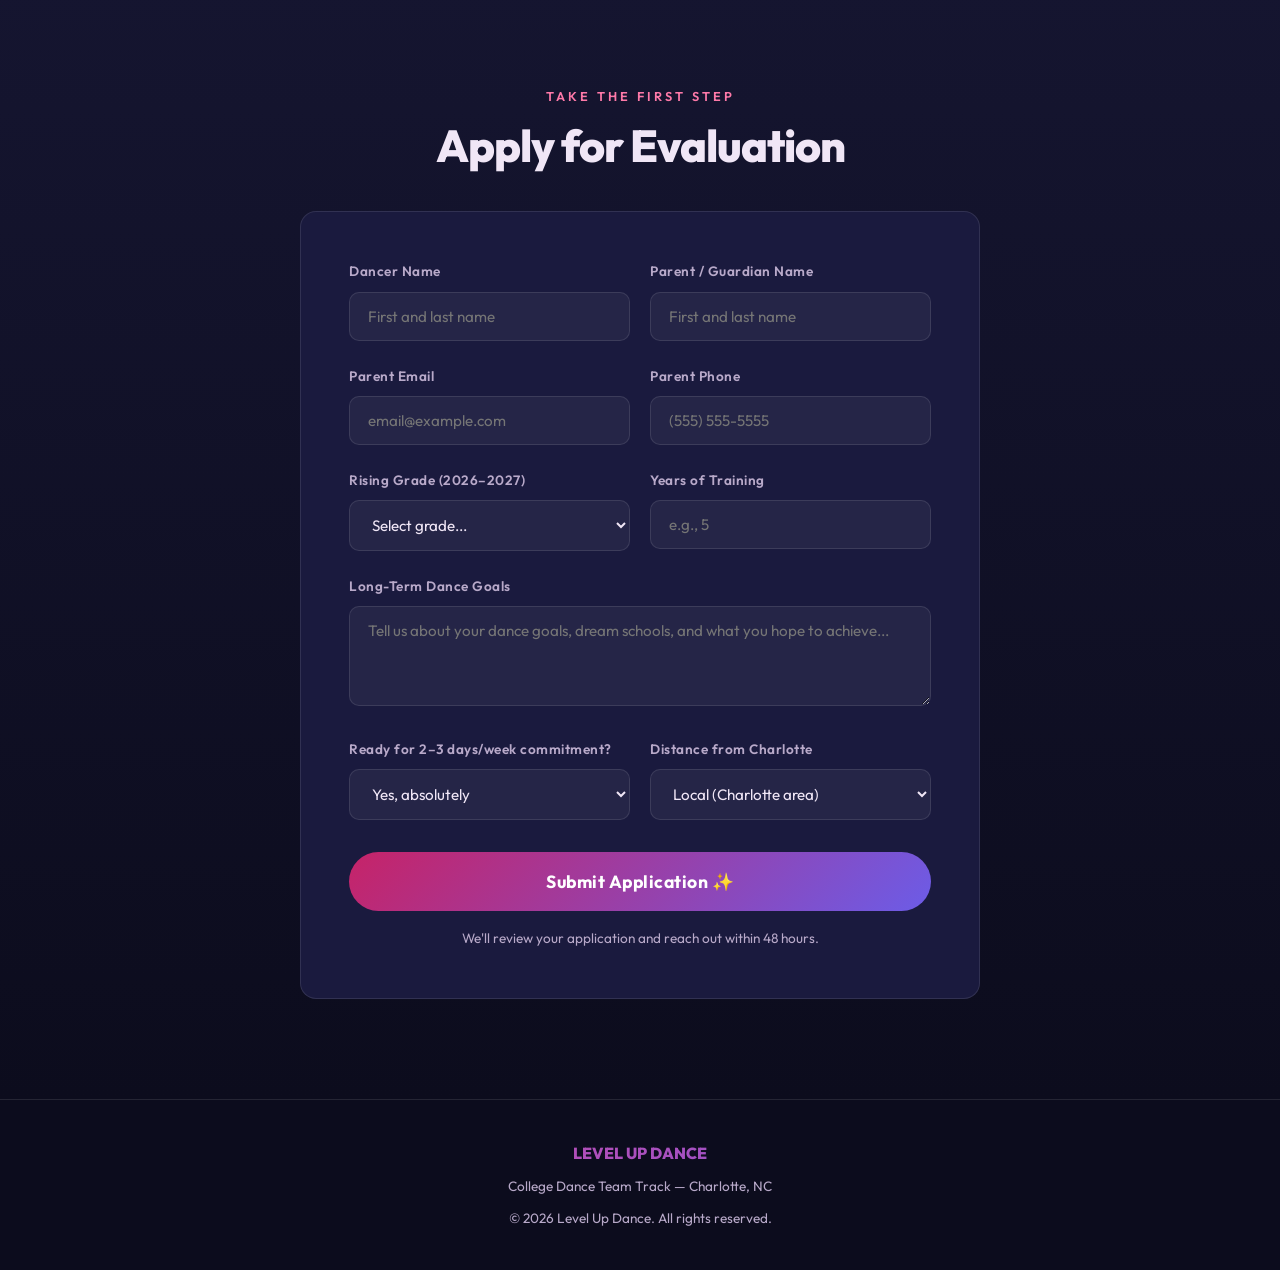
<file: index-old.html>
﻿<!DOCTYPE html>
<html lang="en">

<head>
    <meta charset="UTF-8">
    <meta name="viewport" content="width=device-width, initial-scale=1.0">
    <title>College Dance Team Track | Level Up Dance</title>
    <meta name="description"
        content="Prepare for collegiate dance team tryouts with former D1 Head Coach Tess Liantonio. Limited to 40 dancers. Evaluations begin May 2026.">
    <link rel="preconnect" href="https://fonts.googleapis.com">
    <link rel="preconnect" href="https://fonts.gstatic.com" crossorigin>
    <link
        href="https://fonts.googleapis.com/css2?family=Outfit:wght@300;400;500;600;700;800;900&family=Dancing+Script:wght@700&display=swap"
        rel="stylesheet">
    <style>
        *,
        *::before,
        *::after {
            box-sizing: border-box;
            margin: 0;
            padding: 0;
        }

        :root {
            --primary: #c62368;
            --primary-light: #e84393;
            --secondary: #6c5ce7;
            --accent: #fd79a8;
            --gold: #f39c12;
            --dark: #0c0c1d;
            --dark-card: #151530;
            --dark-surface: #1a1a3e;
            --text: #f0e6f6;
            --text-muted: #b8a9c9;
            --glass: rgba(255, 255, 255, 0.06);
            --glass-border: rgba(255, 255, 255, 0.1);
            --radius: 16px;
            --radius-sm: 10px;
            --transition: 0.3s cubic-bezier(0.4, 0, 0.2, 1);
        }

        html {
            scroll-behavior: smooth;
        }

        body {
            font-family: 'Outfit', sans-serif;
            background: var(--dark);
            color: var(--text);
            line-height: 1.7;
            overflow-x: hidden;
        }

        /* ═══ NAVIGATION ═══ */
        nav {
            position: fixed;
            top: 0;
            left: 0;
            right: 0;
            z-index: 100;
            padding: 16px 32px;
            display: flex;
            justify-content: space-between;
            align-items: center;
            backdrop-filter: blur(20px);
            background: rgba(12, 12, 29, 0.8);
            border-bottom: 1px solid var(--glass-border);
            transition: var(--transition);
        }

        .nav-logo {
            font-weight: 800;
            font-size: 1.1rem;
            background: linear-gradient(135deg, var(--primary-light), var(--secondary));
            -webkit-background-clip: text;
            -webkit-text-fill-color: transparent;
            letter-spacing: -0.5px;
        }

        .nav-links {
            display: flex;
            gap: 28px;
            list-style: none;
        }

        .nav-links a {
            color: var(--text-muted);
            text-decoration: none;
            font-weight: 500;
            font-size: 0.9rem;
            transition: var(--transition);
            position: relative;
        }

        .nav-links a::after {
            content: '';
            position: absolute;
            bottom: -4px;
            left: 0;
            width: 0;
            height: 2px;
            background: var(--primary-light);
            transition: var(--transition);
        }

        .nav-links a:hover {
            color: #fff;
        }

        .nav-links a:hover::after {
            width: 100%;
        }

        .nav-cta {
            padding: 10px 24px;
            background: linear-gradient(135deg, var(--primary), var(--secondary));
            color: #fff;
            text-decoration: none;
            border-radius: 50px;
            font-weight: 600;
            font-size: 0.85rem;
            transition: var(--transition);
            border: none;
            cursor: pointer;
        }

        .nav-cta:hover {
            transform: translateY(-2px);
            box-shadow: 0 8px 25px rgba(198, 35, 104, 0.4);
        }

        /* ═══ HERO ═══ */
        .hero {
            min-height: 100vh;
            display: flex;
            align-items: center;
            justify-content: center;
            text-align: center;
            padding: 120px 24px 80px;
            position: relative;
            overflow: hidden;
        }

        .hero::before {
            content: '';
            position: absolute;
            inset: 0;
            background:
                radial-gradient(ellipse at 20% 50%, rgba(198, 35, 104, 0.15) 0%, transparent 60%),
                radial-gradient(ellipse at 80% 20%, rgba(108, 92, 231, 0.12) 0%, transparent 60%),
                radial-gradient(ellipse at 50% 80%, rgba(253, 121, 168, 0.1) 0%, transparent 50%);
        }

        .hero-particles {
            position: absolute;
            inset: 0;
            overflow: hidden;
            pointer-events: none;
        }

        .particle {
            position: absolute;
            border-radius: 50%;
            animation: float 6s ease-in-out infinite;
        }

        @keyframes float {

            0%,
            100% {
                transform: translateY(0) rotate(0deg);
                opacity: 0.6;
            }

            50% {
                transform: translateY(-30px) rotate(180deg);
                opacity: 1;
            }
        }

        .hero-content {
            position: relative;
            z-index: 2;
            max-width: 800px;
        }

        .hero-badge {
            display: inline-flex;
            align-items: center;
            gap: 8px;
            padding: 8px 20px;
            border-radius: 50px;
            background: var(--glass);
            border: 1px solid var(--glass-border);
            font-size: 0.85rem;
            font-weight: 500;
            color: var(--accent);
            margin-bottom: 28px;
            backdrop-filter: blur(10px);
        }

        .hero-badge .dot {
            width: 8px;
            height: 8px;
            border-radius: 50%;
            background: var(--accent);
            animation: pulse-dot 2s infinite;
        }

        @keyframes pulse-dot {

            0%,
            100% {
                opacity: 1;
                transform: scale(1);
            }

            50% {
                opacity: 0.5;
                transform: scale(1.3);
            }
        }

        .hero h1 {
            font-size: clamp(2.8rem, 6vw, 4.5rem);
            font-weight: 900;
            line-height: 1.1;
            margin-bottom: 8px;
            letter-spacing: -2px;
        }

        .hero h1 .gradient {
            background: linear-gradient(135deg, var(--primary-light), var(--accent), var(--secondary));
            -webkit-background-clip: text;
            -webkit-text-fill-color: transparent;
        }

        .hero-script {
            font-family: 'Dancing Script', cursive;
            font-size: clamp(1.6rem, 3vw, 2.4rem);
            color: var(--accent);
            margin-bottom: 20px;
            display: block;
        }

        .hero-subtitle {
            font-size: clamp(1rem, 1.8vw, 1.25rem);
            color: var(--text-muted);
            max-width: 600px;
            margin: 0 auto 36px;
            font-weight: 400;
        }

        .hero-cta-group {
            display: flex;
            gap: 16px;
            justify-content: center;
            flex-wrap: wrap;
        }

        .btn-primary {
            padding: 16px 36px;
            border-radius: 50px;
            font-weight: 700;
            font-size: 1rem;
            text-decoration: none;
            display: inline-flex;
            align-items: center;
            gap: 10px;
            background: linear-gradient(135deg, var(--primary), var(--secondary));
            color: #fff;
            border: none;
            cursor: pointer;
            transition: var(--transition);
            font-family: 'Outfit', sans-serif;
            letter-spacing: 0.5px;
        }

        .btn-primary:hover {
            transform: translateY(-3px);
            box-shadow: 0 12px 35px rgba(198, 35, 104, 0.45);
        }

        .btn-secondary {
            padding: 16px 36px;
            border-radius: 50px;
            font-weight: 600;
            font-size: 1rem;
            text-decoration: none;
            display: inline-flex;
            align-items: center;
            gap: 10px;
            background: var(--glass);
            color: #fff;
            border: 1px solid var(--glass-border);
            cursor: pointer;
            transition: var(--transition);
            font-family: 'Outfit', sans-serif;
        }

        .btn-secondary:hover {
            background: rgba(255, 255, 255, 0.12);
            transform: translateY(-2px);
            border-color: var(--accent);
        }

        /* ═══ STATS BAR ═══ */
        .stats-bar {
            display: flex;
            justify-content: center;
            gap: 48px;
            flex-wrap: wrap;
            margin-top: 60px;
            padding-top: 40px;
            border-top: 1px solid var(--glass-border);
        }

        .stat {
            text-align: center;
        }

        .stat-value {
            font-size: 2.2rem;
            font-weight: 800;
            background: linear-gradient(135deg, var(--primary-light), var(--accent));
            -webkit-background-clip: text;
            -webkit-text-fill-color: transparent;
        }

        .stat-label {
            font-size: 0.8rem;
            color: var(--text-muted);
            text-transform: uppercase;
            letter-spacing: 1px;
            font-weight: 500;
        }

        /* ═══ SECTIONS ═══ */
        section {
            padding: 100px 24px;
        }

        .container {
            max-width: 1100px;
            margin: 0 auto;
        }

        .section-label {
            font-size: 0.8rem;
            font-weight: 600;
            text-transform: uppercase;
            letter-spacing: 3px;
            color: var(--accent);
            margin-bottom: 12px;
        }

        .section-title {
            font-size: clamp(2rem, 4vw, 2.8rem);
            font-weight: 800;
            line-height: 1.15;
            margin-bottom: 20px;
            letter-spacing: -1px;
        }

        .section-subtitle {
            font-size: 1.1rem;
            color: var(--text-muted);
            max-width: 640px;
            margin-bottom: 48px;
        }

        /* ═══ COACH SECTION ═══ */
        .coach-section {
            background: linear-gradient(180deg, var(--dark) 0%, var(--dark-card) 100%);
        }

        .coach-card {
            display: grid;
            grid-template-columns: 1fr 1.3fr;
            gap: 60px;
            align-items: center;
        }

        .coach-image-wrap {
            position: relative;
            border-radius: var(--radius);
            overflow: hidden;
            aspect-ratio: 3/4;
        }

        .coach-image-wrap img {
            width: 100%;
            height: 100%;
            object-fit: cover;
            display: block;
        }

        .coach-info h2 {
            font-size: 2.4rem;
            font-weight: 800;
            margin-bottom: 8px;
            letter-spacing: -1px;
        }

        .coach-role {
            font-family: 'Dancing Script', cursive;
            font-size: 1.4rem;
            color: var(--accent);
            margin-bottom: 24px;
        }

        .coach-info p {
            color: var(--text-muted);
            margin-bottom: 16px;
            font-size: 1.05rem;
        }

        .coach-credentials {
            display: flex;
            flex-wrap: wrap;
            gap: 12px;
            margin-top: 28px;
        }

        .credential {
            padding: 8px 18px;
            border-radius: 50px;
            font-size: 0.8rem;
            font-weight: 600;
            background: var(--glass);
            border: 1px solid var(--glass-border);
            color: var(--accent);
        }

        /* ═══ REALITY CHECK ═══ */
        .reality-section {
            background: linear-gradient(180deg, var(--dark-card) 0%, var(--dark) 100%);
            text-align: center;
        }

        .reality-quotes {
            display: grid;
            grid-template-columns: repeat(3, 1fr);
            gap: 24px;
            margin-top: 48px;
        }

        .reality-card {
            padding: 36px 28px;
            border-radius: var(--radius);
            background: var(--glass);
            border: 1px solid var(--glass-border);
            backdrop-filter: blur(10px);
            transition: var(--transition);
        }

        .reality-card:hover {
            transform: translateY(-6px);
            border-color: var(--accent);
            box-shadow: 0 20px 40px rgba(0, 0, 0, 0.3);
        }

        .reality-icon {
            font-size: 2.4rem;
            margin-bottom: 16px;
        }

        .reality-card h3 {
            font-size: 1.1rem;
            font-weight: 700;
            margin-bottom: 12px;
        }

        .reality-card p {
            font-size: 0.95rem;
            color: var(--text-muted);
        }

        /* ═══ WHO IT'S FOR ═══ */
        .audience-grid {
            display: grid;
            grid-template-columns: repeat(auto-fit, minmax(200px, 1fr));
            gap: 16px;
            margin-top: 40px;
        }

        .audience-tag {
            padding: 20px 24px;
            border-radius: var(--radius-sm);
            background: var(--glass);
            border: 1px solid var(--glass-border);
            display: flex;
            align-items: center;
            gap: 14px;
            font-weight: 500;
            font-size: 0.95rem;
            transition: var(--transition);
        }

        .audience-tag:hover {
            border-color: var(--primary-light);
            transform: translateX(4px);
        }

        .audience-tag .emoji {
            font-size: 1.5rem;
        }

        .audience-note {
            margin-top: 32px;
            padding: 24px 32px;
            border-radius: var(--radius);
            background: linear-gradient(135deg, rgba(198, 35, 104, 0.1), rgba(108, 92, 231, 0.1));
            border: 1px solid rgba(198, 35, 104, 0.2);
            font-size: 1.1rem;
            font-weight: 500;
            text-align: center;
        }

        /* ═══ PROGRAM TRACKS ═══ */
        .tracks-section {
            background: linear-gradient(180deg, var(--dark) 0%, var(--dark-card) 100%);
        }

        .tracks-grid {
            display: grid;
            grid-template-columns: repeat(3, 1fr);
            gap: 24px;
        }

        .track-card {
            padding: 40px 28px;
            border-radius: var(--radius);
            background: var(--dark-surface);
            border: 1px solid var(--glass-border);
            transition: var(--transition);
            position: relative;
            overflow: hidden;
        }

        .track-card::before {
            content: '';
            position: absolute;
            top: 0;
            left: 0;
            right: 0;
            height: 3px;
            background: linear-gradient(90deg, var(--primary), var(--secondary));
            opacity: 0;
            transition: var(--transition);
        }

        .track-card:hover {
            transform: translateY(-8px);
            border-color: var(--primary-light);
        }

        .track-card:hover::before {
            opacity: 1;
        }

        .track-icon {
            font-size: 2.4rem;
            margin-bottom: 20px;
        }

        .track-card h3 {
            font-size: 1.2rem;
            font-weight: 700;
            margin-bottom: 16px;
        }

        .track-list {
            list-style: none;
        }

        .track-list li {
            padding: 8px 0;
            color: var(--text-muted);
            font-size: 0.9rem;
            display: flex;
            align-items: center;
            gap: 10px;
            border-bottom: 1px solid rgba(255, 255, 255, 0.04);
        }

        .track-list li:last-child {
            border-bottom: none;
        }

        .track-list .check {
            color: var(--accent);
            font-size: 0.8rem;
        }

        /* ═══ GUARANTEE BANNER ═══ */
        .guarantee-banner {
            text-align: center;
            padding: 60px 24px;
            background: linear-gradient(135deg, rgba(198, 35, 104, 0.08) 0%, rgba(108, 92, 231, 0.08) 100%);
            border-top: 1px solid var(--glass-border);
            border-bottom: 1px solid var(--glass-border);
        }

        .guarantee-text {
            font-size: clamp(1.3rem, 3vw, 1.8rem);
            font-weight: 700;
            max-width: 700px;
            margin: 0 auto;
        }

        .guarantee-text .highlight {
            background: linear-gradient(135deg, var(--primary-light), var(--accent));
            -webkit-background-clip: text;
            -webkit-text-fill-color: transparent;
        }

        /* ═══ ENROLLMENT ═══ */
        .enrollment-section {
            text-align: center;
        }

        .enrollment-timeline {
            display: flex;
            justify-content: center;
            gap: 0;
            margin: 48px auto;
            max-width: 700px;
            position: relative;
        }

        .enrollment-timeline::before {
            content: '';
            position: absolute;
            top: 28px;
            left: 15%;
            right: 15%;
            height: 2px;
            background: linear-gradient(90deg, var(--primary), var(--secondary));
        }

        .timeline-step {
            flex: 1;
            text-align: center;
            position: relative;
            z-index: 2;
        }

        .timeline-dot {
            width: 56px;
            height: 56px;
            border-radius: 50%;
            background: linear-gradient(135deg, var(--primary), var(--secondary));
            display: flex;
            align-items: center;
            justify-content: center;
            margin: 0 auto 14px;
            font-size: 1.3rem;
            font-weight: 800;
            box-shadow: 0 0 20px rgba(198, 35, 104, 0.3);
        }

        .timeline-label {
            font-weight: 700;
            font-size: 0.85rem;
            margin-bottom: 4px;
        }

        .timeline-detail {
            font-size: 0.8rem;
            color: var(--text-muted);
        }

        /* ═══ APPLICATION FORM ═══ */
        .form-section {
            background: linear-gradient(180deg, var(--dark-card) 0%, var(--dark) 100%);
        }

        .form-card {
            max-width: 680px;
            margin: 0 auto;
            padding: 48px;
            border-radius: var(--radius);
            background: var(--dark-surface);
            border: 1px solid var(--glass-border);
        }

        .form-grid {
            display: grid;
            grid-template-columns: 1fr 1fr;
            gap: 20px;
        }

        .form-group {
            margin-bottom: 4px;
        }

        .form-group.full {
            grid-column: 1 / -1;
        }

        .form-group label {
            display: block;
            font-weight: 600;
            font-size: 0.85rem;
            color: var(--text-muted);
            margin-bottom: 8px;
            letter-spacing: 0.5px;
        }

        .form-group input,
        .form-group select,
        .form-group textarea {
            width: 100%;
            padding: 14px 18px;
            background: rgba(255, 255, 255, 0.05);
            border: 1px solid var(--glass-border);
            border-radius: var(--radius-sm);
            color: var(--text);
            font-family: 'Outfit', sans-serif;
            font-size: 0.95rem;
            transition: var(--transition);
            outline: none;
        }

        .form-group input:focus,
        .form-group select:focus,
        .form-group textarea:focus {
            border-color: var(--primary-light);
            box-shadow: 0 0 0 3px rgba(198, 35, 104, 0.15);
        }

        .form-group select {
            cursor: pointer;
        }

        .form-group select option {
            background: var(--dark-card);
            color: var(--text);
        }

        .form-group textarea {
            resize: vertical;
            min-height: 100px;
        }

        .form-submit {
            margin-top: 28px;
            width: 100%;
            padding: 18px;
            border-radius: 50px;
            font-weight: 700;
            font-size: 1.1rem;
            background: linear-gradient(135deg, var(--primary), var(--secondary));
            color: #fff;
            border: none;
            cursor: pointer;
            font-family: 'Outfit', sans-serif;
            transition: var(--transition);
            letter-spacing: 0.5px;
        }

        .form-submit:hover {
            transform: translateY(-3px);
            box-shadow: 0 12px 35px rgba(198, 35, 104, 0.45);
        }

        .form-note {
            text-align: center;
            margin-top: 16px;
            font-size: 0.85rem;
            color: var(--text-muted);
        }

        /* ═══ FOOTER ═══ */
        footer {
            padding: 40px 24px;
            text-align: center;
            border-top: 1px solid var(--glass-border);
        }

        footer p {
            color: var(--text-muted);
            font-size: 0.85rem;
        }

        .footer-brand {
            font-weight: 800;
            font-size: 1rem;
            margin-bottom: 8px;
            background: linear-gradient(135deg, var(--primary-light), var(--secondary));
            -webkit-background-clip: text;
            -webkit-text-fill-color: transparent;
        }

        /* ═══ RESPONSIVE ═══ */
        @media (max-width: 768px) {
            .nav-links {
                display: none;
            }

            .coach-card {
                grid-template-columns: 1fr;
                gap: 32px;
            }

            .coach-image-wrap {
                max-height: 300px;
            }

            .reality-quotes {
                grid-template-columns: 1fr;
            }

            .tracks-grid {
                grid-template-columns: 1fr;
            }

            .form-grid {
                grid-template-columns: 1fr;
            }

            .form-card {
                padding: 32px 24px;
            }

            .stats-bar {
                gap: 28px;
            }

            .enrollment-timeline {
                flex-direction: column;
                gap: 24px;
            }

            .enrollment-timeline::before {
                display: none;
            }
        }

        /* ═══ ANIMATIONS ═══ */
        .fade-up {
            opacity: 0;
            transform: translateY(30px);
            transition: opacity 0.6s ease, transform 0.6s ease;
        }

        .fade-up.visible {
            opacity: 1;
            transform: translateY(0);
        }

        @keyframes shimmer {
            0% {
                background-position: -200% center;
            }

            100% {
                background-position: 200% center;
            }
        }
    </style>
</head>

<body>
    <!-- Navigation -->
    <nav>
        <div class="nav-logo">LEVEL UP DANCE</div>
        <ul class="nav-links">
            <li><a href="#coach">Coach Tess</a></li>
            <li><a href="#program">Program</a></li>
            <li><a href="#tracks">Curriculum</a></li>
            <li><a href="#enrollment">Enrollment</a></li>
        </ul>
        <a href="#apply" class="nav-cta">Apply Now →</a>
    </nav>

    <!-- Hero -->
    <section class="hero">
        <div class="hero-particles" id="particles"></div>
        <div class="hero-content fade-up">
            <div class="hero-badge">
                <span class="dot"></span>
                Evaluations Open — May 2026
            </div>
            <h1>
                <span class="gradient">College Dance Team</span><br>
                Track
            </h1>
            <span class="hero-script">Your path from studio to stadium</span>
            <p class="hero-subtitle">
                Collegiate teams recruit for readiness, not potential. Start preparing now with training designed by a
                former D1 head coach.
            </p>
            <div class="hero-cta-group">
                <a href="#apply" class="btn-primary">✨ Apply for Evaluation</a>
                <a href="#program" class="btn-secondary">Learn More ↓</a>
            </div>

            <div class="stats-bar">
                <div class="stat">
                    <div class="stat-value">5</div>
                    <div class="stat-label">Seasons D1 Coaching</div>
                </div>
                <div class="stat">
                    <div class="stat-value">250+</div>
                    <div class="stat-label">College Staff Connections</div>
                </div>
                <div class="stat">
                    <div class="stat-value">40</div>
                    <div class="stat-label">Max Enrollment</div>
                </div>
                <div class="stat">
                    <div class="stat-value">3</div>
                    <div class="stat-label">Mock Tryouts / Year</div>
                </div>
            </div>
        </div>
    </section>

    <!-- Coach -->
    <section class="coach-section" id="coach">
        <div class="container">
            <div class="coach-card fade-up">
                <div class="coach-image-wrap">
                    <img src="images/coach-tess.png" alt="Coach Tess Liantonio" loading="lazy">
                </div>
                <div class="coach-info">
                    <div class="section-label">Your Coach</div>
                    <h2>Tess Liantonio</h2>
                    <div class="coach-role">Former D1 Head Coach</div>
                    <p>Five seasons leading the UNC Charlotte dance team. Hundreds of collegiate auditions evaluated.
                        Real relationships with over 250 college dance staffs nationwide.</p>
                    <p>This program exists so serious dancers are <strong>prepared — not surprised</strong> — when
                        opportunity arrives.</p>
                    <div class="coach-credentials">
                        <span class="credential">🏆 UNC Charlotte</span>
                        <span class="credential">📋 250+ College Contacts</span>
                        <span class="credential">⭐ D1 Experience</span>
                    </div>
                </div>
            </div>
        </div>
    </section>

    <!-- The Reality -->
    <section class="reality-section" id="program">
        <div class="container">
            <div class="section-label">The Reality</div>
            <h2 class="section-title">Getting on a College Team<br>Doesn't Start Senior Year</h2>
            <p class="section-subtitle" style="margin: 0 auto 48px;">It's layered. It's structured. It rewards
                consistency. Waiting doesn't create advantage — training does.</p>

            <div class="reality-quotes fade-up">
                <div class="reality-card">
                    <div class="reality-icon">📆</div>
                    <h3>Timing Matters</h3>
                    <p>Collegiate recruitment is a multi-year process. The dancers who make teams started preparing
                        early — not cramming at the last minute.</p>
                </div>
                <div class="reality-card">
                    <div class="reality-icon">🎯</div>
                    <h3>Skills Are Specific</h3>
                    <p>College teams audition for specific techniques: turns, leaps, pom precision, game-day
                        performance. General dance training isn't enough.</p>
                </div>
                <div class="reality-card">
                    <div class="reality-icon">🔑</div>
                    <h3>Connections Open Doors</h3>
                    <p>Knowing what each program values — and having introductions to staff — gives you an edge that
                        talent alone can't.</p>
                </div>
            </div>
        </div>
    </section>

    <!-- Who It's For -->
    <section>
        <div class="container">
            <div class="section-label">Who This Is For</div>
            <h2 class="section-title">Dancers Ready to Level Up</h2>
            <p class="section-subtitle">Whether you're just starting to explore the idea of college dance or you're
                already laser-focused on a team — this track meets you where you are.</p>

            <div class="audience-grid fade-up">
                <div class="audience-tag"><span class="emoji">📚</span> Middle Schoolers (Grades 6–8)</div>
                <div class="audience-tag"><span class="emoji">🎓</span> High Schoolers (Grades 9–12)</div>
                <div class="audience-tag"><span class="emoji">💫</span> Studio Dancers</div>
                <div class="audience-tag"><span class="emoji">🏅</span> Current Team Members</div>
                <div class="audience-tag"><span class="emoji">🌟</span> Dancers Exploring College Goals</div>
            </div>

            <div class="audience-note fade-up">
                💪 You don't need to already be elite. You need to be <strong>willing to work.</strong>
            </div>
        </div>
    </section>

    <!-- Curriculum Tracks -->
    <section class="tracks-section" id="tracks">
        <div class="container">
            <div class="section-label">The Curriculum</div>
            <h2 class="section-title">Inside the Track</h2>
            <p class="section-subtitle">Three pillars designed to build the complete collegiate-ready dancer.</p>

            <div class="tracks-grid fade-up">
                <div class="track-card">
                    <div class="track-icon">🩰</div>
                    <h3>Technical & Athletic Mastery</h3>
                    <ul class="track-list">
                        <li><span class="check">✦</span> Ballet foundation</li>
                        <li><span class="check">✦</span> Advanced turns & leap progression</li>
                        <li><span class="check">✦</span> Kick stamina & pom precision</li>
                        <li><span class="check">✦</span> Collegiate-style hip hop</li>
                        <li><span class="check">✦</span> Tumble training</li>
                    </ul>
                </div>
                <div class="track-card">
                    <div class="track-icon">🏟️</div>
                    <h3>Performance Readiness</h3>
                    <ul class="track-list">
                        <li><span class="check">✦</span> Game day simulations</li>
                        <li><span class="check">✦</span> Pom synchronization drills</li>
                        <li><span class="check">✦</span> Performance under pressure</li>
                        <li><span class="check">✦</span> Quarterly performance projects</li>
                        <li><span class="check">✦</span> Stage presence coaching</li>
                    </ul>
                </div>
                <div class="track-card">
                    <div class="track-icon">🎓</div>
                    <h3>Recruitment & Development</h3>
                    <ul class="track-list">
                        <li><span class="check">✦</span> 3 Mock Tryouts annually</li>
                        <li><span class="check">✦</span> Written evaluations</li>
                        <li><span class="check">✦</span> Interview preparation</li>
                        <li><span class="check">✦</span> Portfolio & video guidance</li>
                        <li><span class="check">✦</span> College matching support</li>
                    </ul>
                </div>
            </div>
        </div>
    </section>

    <!-- Guarantee Banner -->
    <div class="guarantee-banner fade-up">
        <p class="guarantee-text">
            We don't guarantee <span class="highlight">placement.</span><br>
            We guarantee <span class="highlight">preparation.</span>
        </p>
    </div>

    <!-- Enrollment -->
    <section class="enrollment-section" id="enrollment">
        <div class="container">
            <div class="section-label">Enrollment</div>
            <h2 class="section-title">Limited to 40 Dancers</h2>
            <p class="section-subtitle" style="margin: 0 auto 12px;">This is a long-term pathway, not a seasonal add-on.
            </p>

            <div class="enrollment-timeline fade-up">
                <div class="timeline-step">
                    <div class="timeline-dot">1</div>
                    <div class="timeline-label">Apply</div>
                    <div class="timeline-detail">Submit evaluation form</div>
                </div>
                <div class="timeline-step">
                    <div class="timeline-dot">2</div>
                    <div class="timeline-label">Evaluate</div>
                    <div class="timeline-detail">Private evaluations in May</div>
                </div>
                <div class="timeline-step">
                    <div class="timeline-dot">3</div>
                    <div class="timeline-label">Invitation</div>
                    <div class="timeline-detail">Selected dancers invited</div>
                </div>
                <div class="timeline-step">
                    <div class="timeline-dot">4</div>
                    <div class="timeline-label">Train</div>
                    <div class="timeline-detail">Full program begins mid-July</div>
                </div>
            </div>
        </div>
    </section>

    <!-- Application Form -->
    <section class="form-section" id="apply">
        <div class="container">
            <div style="text-align: center; margin-bottom: 40px;">
                <div class="section-label">Take the First Step</div>
                <h2 class="section-title">Apply for Evaluation</h2>
            </div>

            <div class="form-card fade-up">
                <form>
                    <div class="form-grid">
                        <div class="form-group">
                            <label>Dancer Name</label>
                            <input type="text" placeholder="First and last name" required>
                        </div>
                        <div class="form-group">
                            <label>Parent / Guardian Name</label>
                            <input type="text" placeholder="First and last name" required>
                        </div>
                        <div class="form-group">
                            <label>Parent Email</label>
                            <input type="email" placeholder="email@example.com" required>
                        </div>
                        <div class="form-group">
                            <label>Parent Phone</label>
                            <input type="tel" placeholder="(555) 555-5555" required>
                        </div>
                        <div class="form-group">
                            <label>Rising Grade (2026–2027)</label>
                            <select required>
                                <option value="" disabled selected>Select grade...</option>
                                <option>6th Grade</option>
                                <option>7th Grade</option>
                                <option>8th Grade</option>
                                <option>Freshman</option>
                                <option>Sophomore</option>
                                <option>Junior</option>
                                <option>Senior</option>
                            </select>
                        </div>
                        <div class="form-group">
                            <label>Years of Training</label>
                            <input type="number" min="0" placeholder="e.g., 5">
                        </div>
                        <div class="form-group full">
                            <label>Long-Term Dance Goals</label>
                            <textarea
                                placeholder="Tell us about your dance goals, dream schools, and what you hope to achieve..."></textarea>
                        </div>
                        <div class="form-group">
                            <label>Ready for 2–3 days/week commitment?</label>
                            <select>
                                <option>Yes, absolutely</option>
                                <option>I'd like to learn more first</option>
                            </select>
                        </div>
                        <div class="form-group">
                            <label>Distance from Charlotte</label>
                            <select>
                                <option>Local (Charlotte area)</option>
                                <option>1–2 Hours Away</option>
                                <option>2+ Hours Away</option>
                            </select>
                        </div>
                    </div>
                    <button type="submit" class="form-submit">Submit Application ✨</button>
                    <p class="form-note">We'll review your application and reach out within 48 hours.</p>
                </form>
            </div>
        </div>
    </section>

    <!-- Footer -->
    <footer>
        <div class="footer-brand">LEVEL UP DANCE</div>
        <p>College Dance Team Track — Charlotte, NC</p>
        <p style="margin-top: 8px;">© 2026 Level Up Dance. All rights reserved.</p>
    </footer>

    <!-- Script -->
    <script>
        // Floating particles
        const container = document.getElementById('particles');
        const colors = ['#c62368', '#6c5ce7', '#fd79a8', '#f39c12'];
        for (let i = 0; i < 20; i++) {
            const p = document.createElement('div');
            p.classList.add('particle');
            p.style.width = p.style.height = Math.random() * 8 + 3 + 'px';
            p.style.left = Math.random() * 100 + '%';
            p.style.top = Math.random() * 100 + '%';
            p.style.background = colors[Math.floor(Math.random() * colors.length)];
            p.style.animationDelay = Math.random() * 6 + 's';
            p.style.animationDuration = Math.random() * 4 + 4 + 's';
            container.appendChild(p);
        }

        // Fade-in on scroll
        const observer = new IntersectionObserver((entries) => {
            entries.forEach(entry => {
                if (entry.isIntersecting) {
                    entry.target.classList.add('visible');
                    observer.unobserve(entry.target);
                }
            });
        }, { threshold: 0.15 });

        document.querySelectorAll('.fade-up').forEach(el => observer.observe(el));

        // Smooth nav background on scroll
        window.addEventListener('scroll', () => {
            const nav = document.querySelector('nav');
            nav.style.background = window.scrollY > 60
                ? 'rgba(12,12,29,0.95)' : 'rgba(12,12,29,0.8)';
        });
    </script>
</body>

</html>
</file>
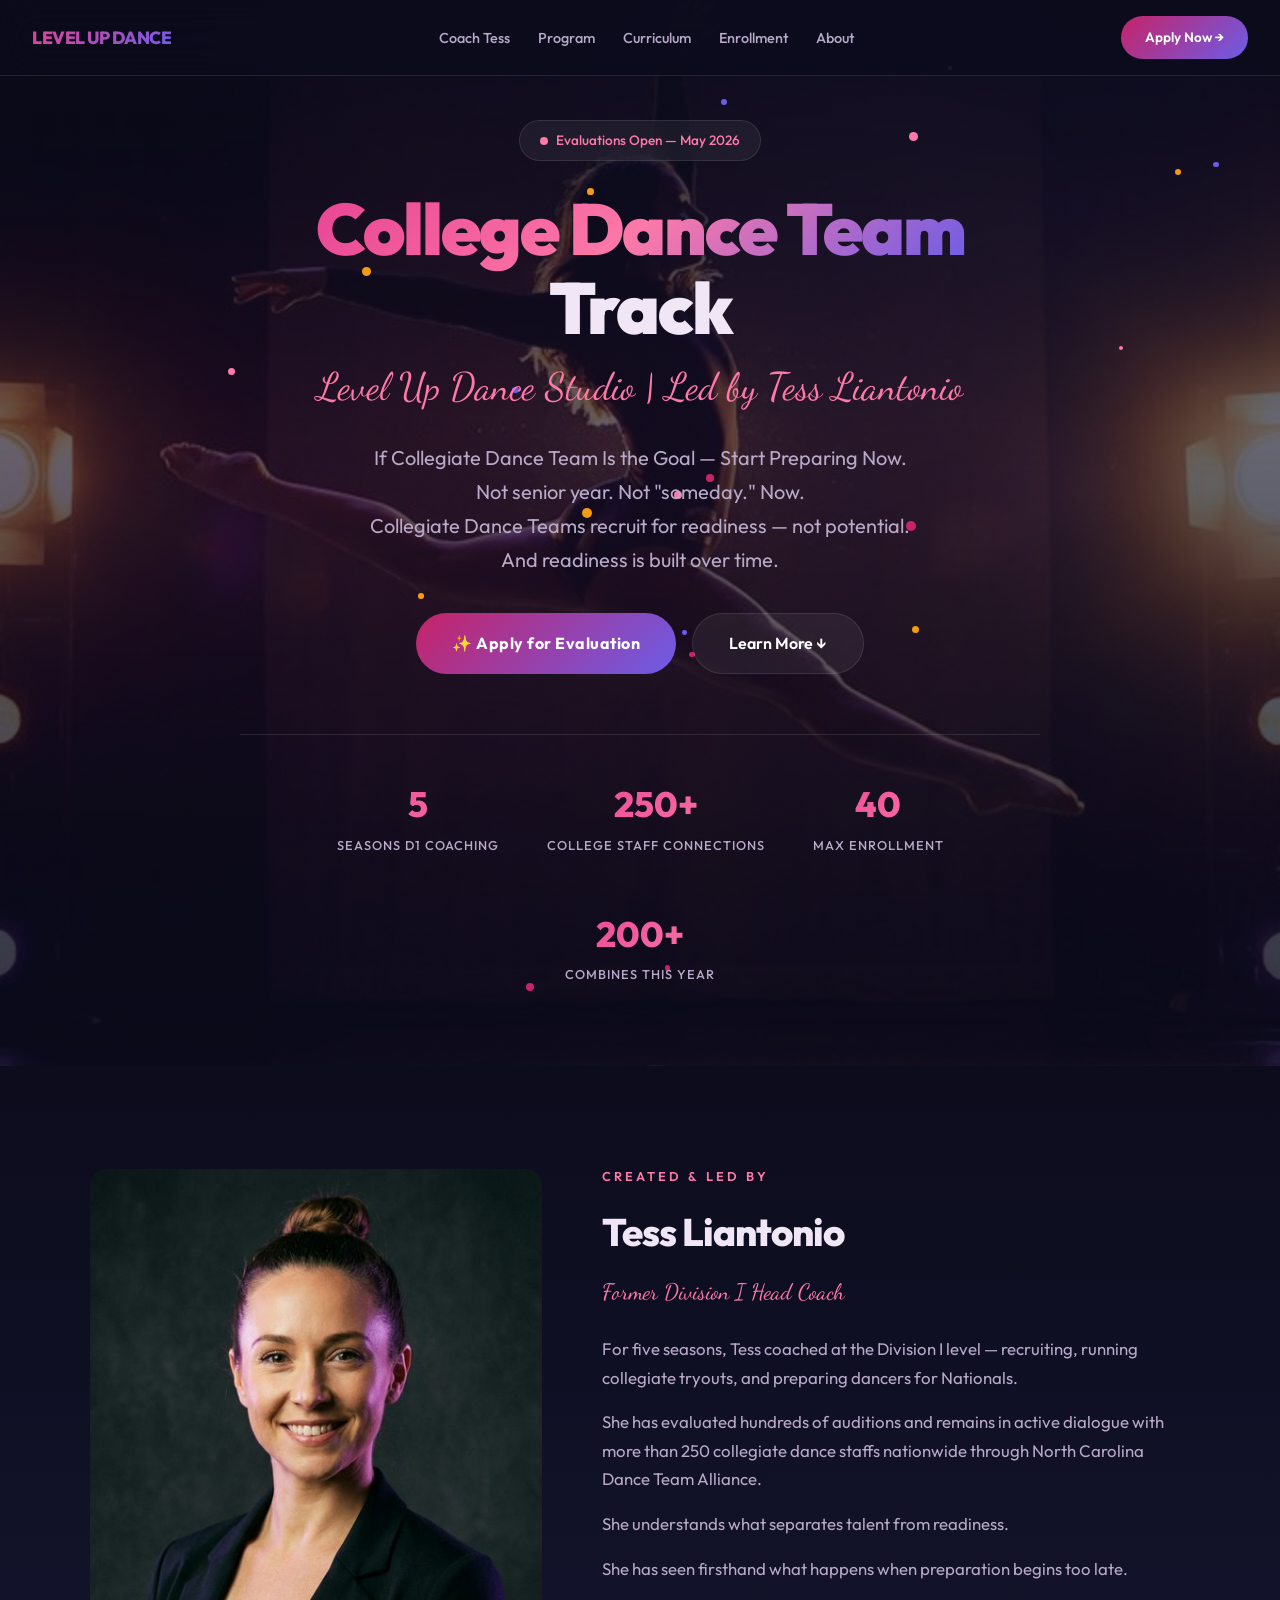
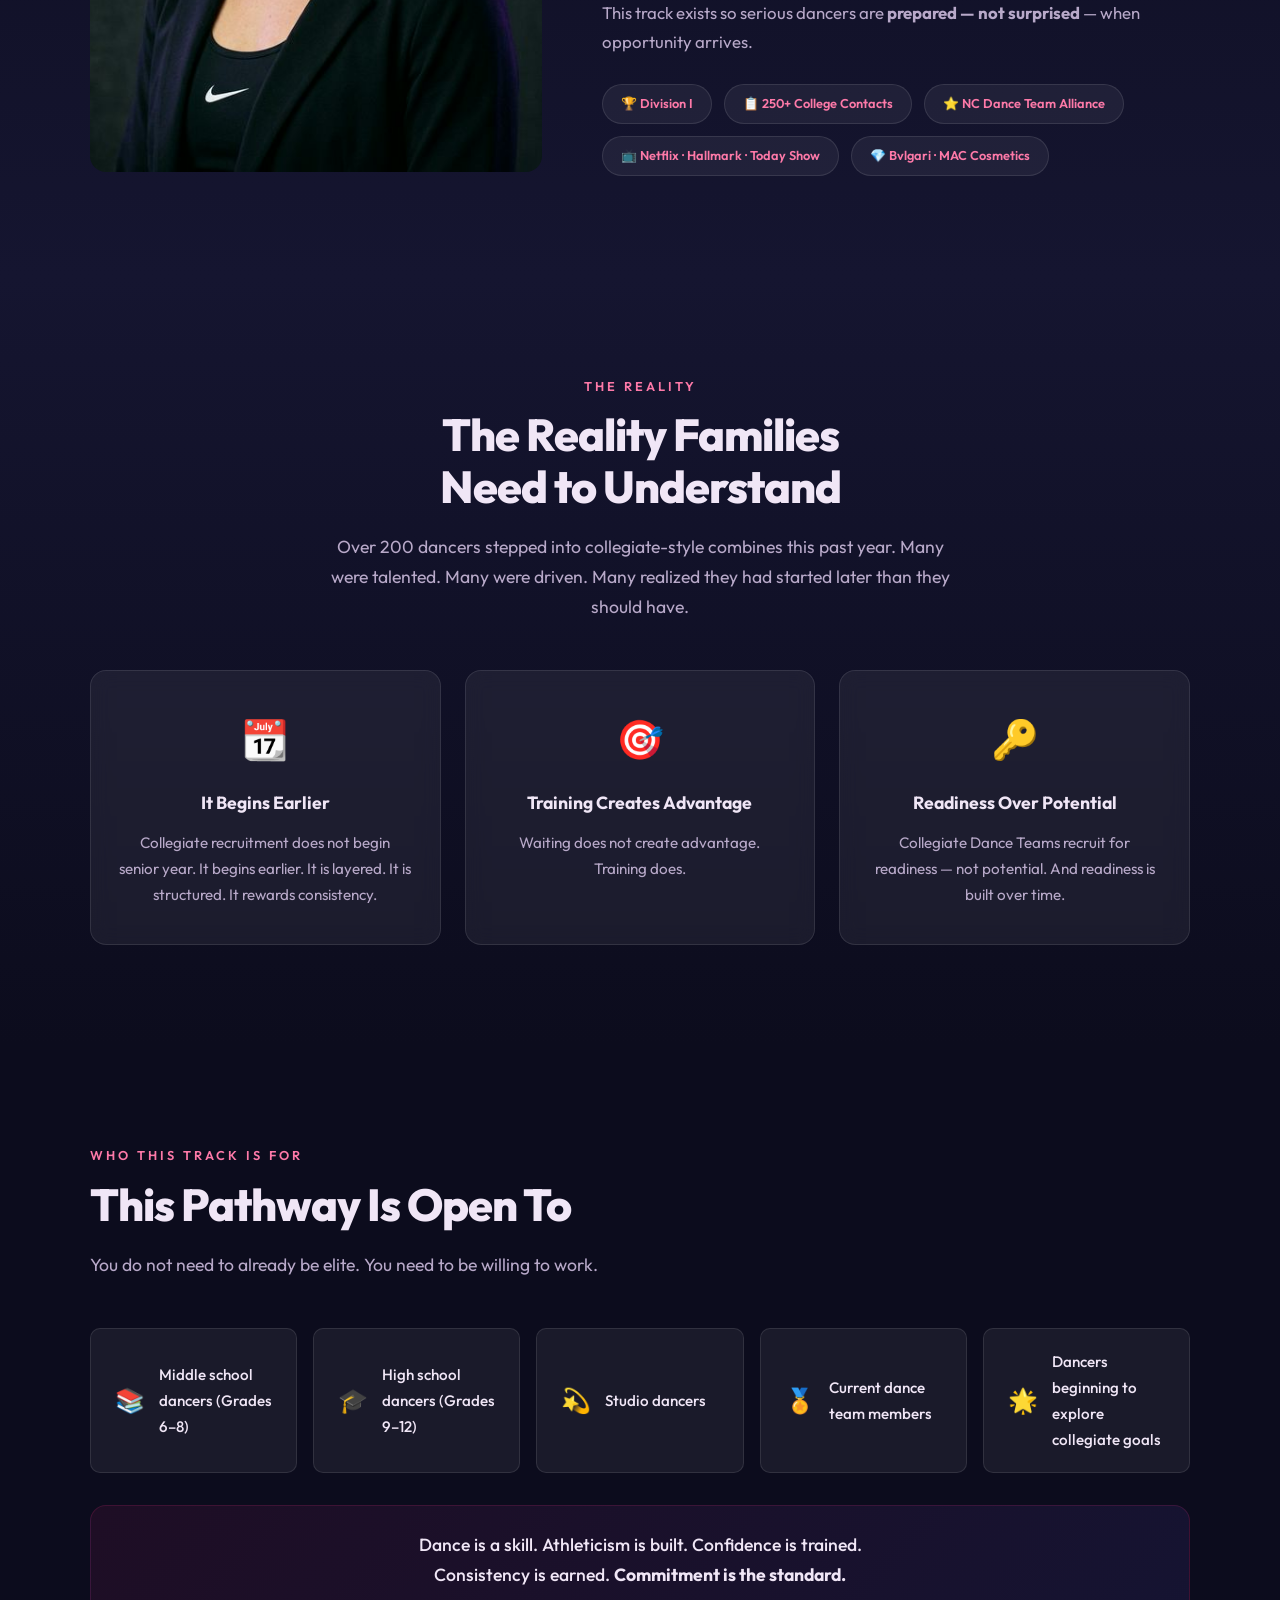
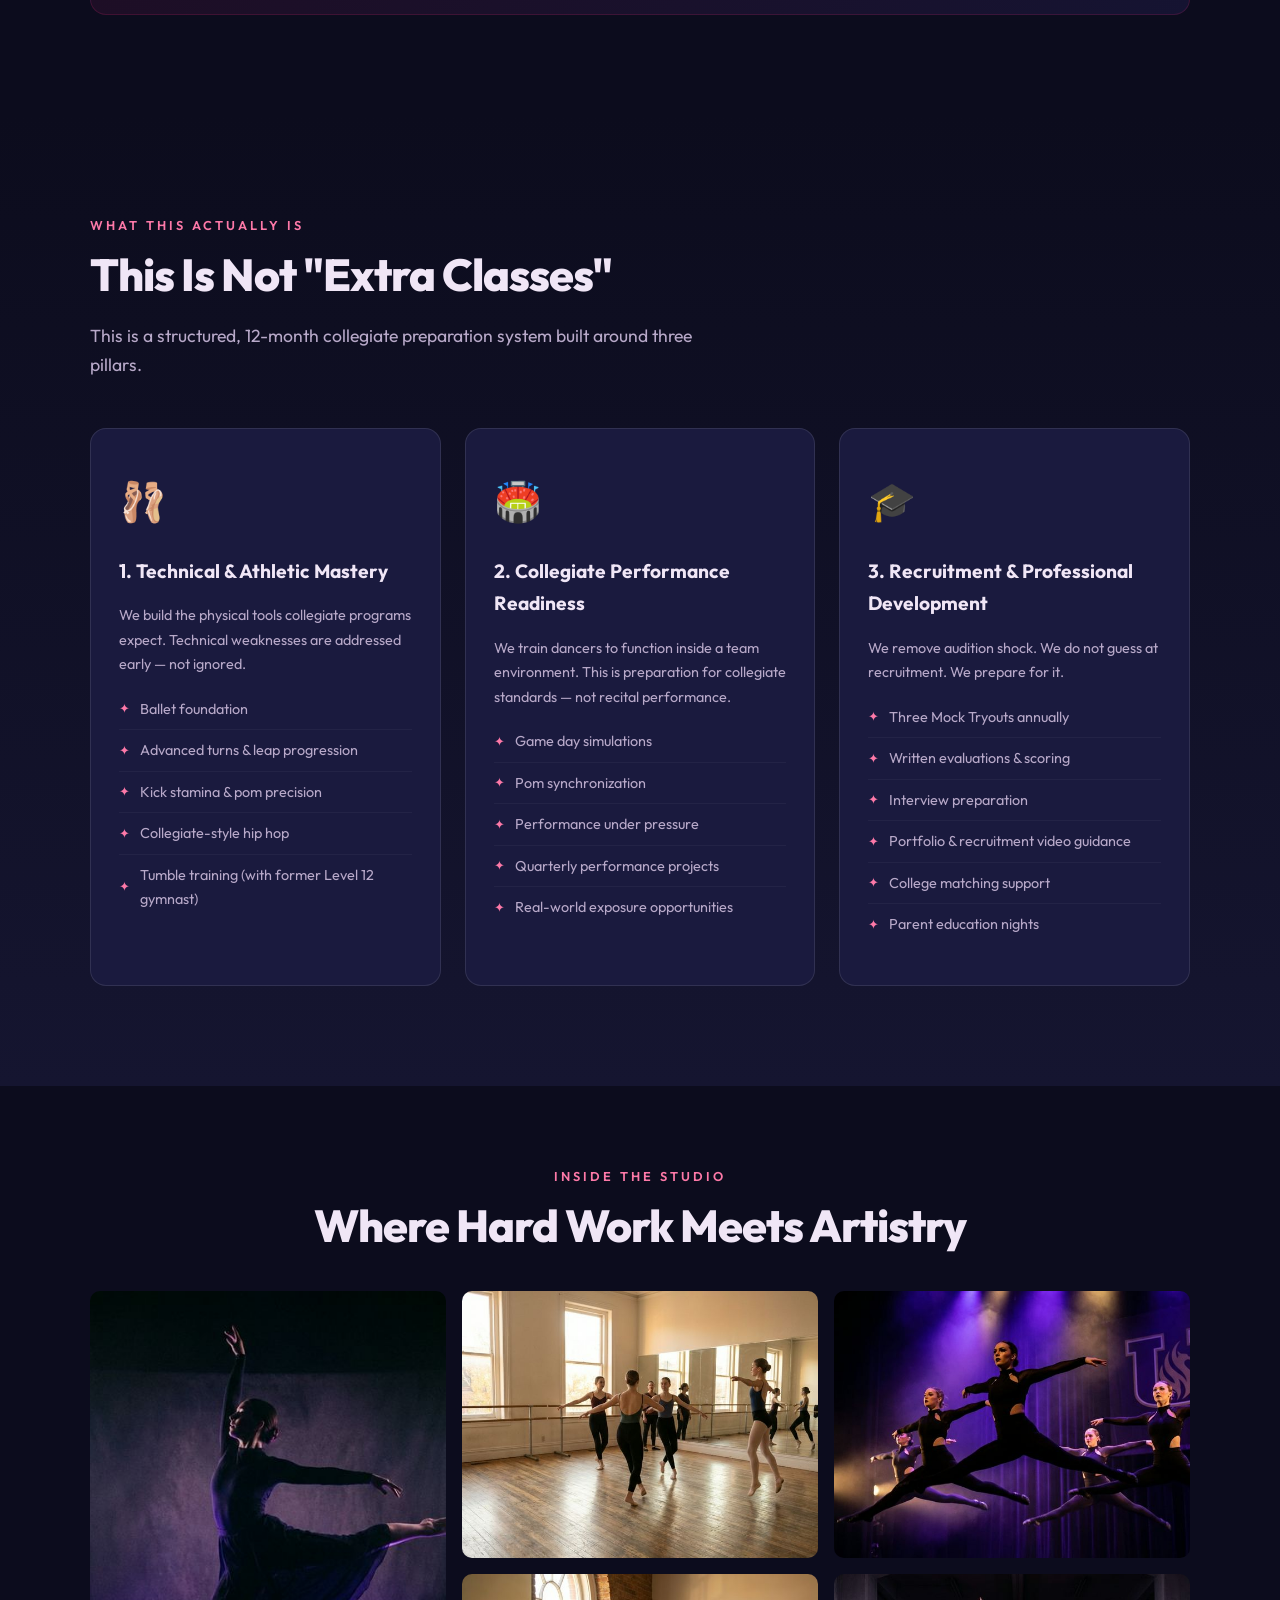
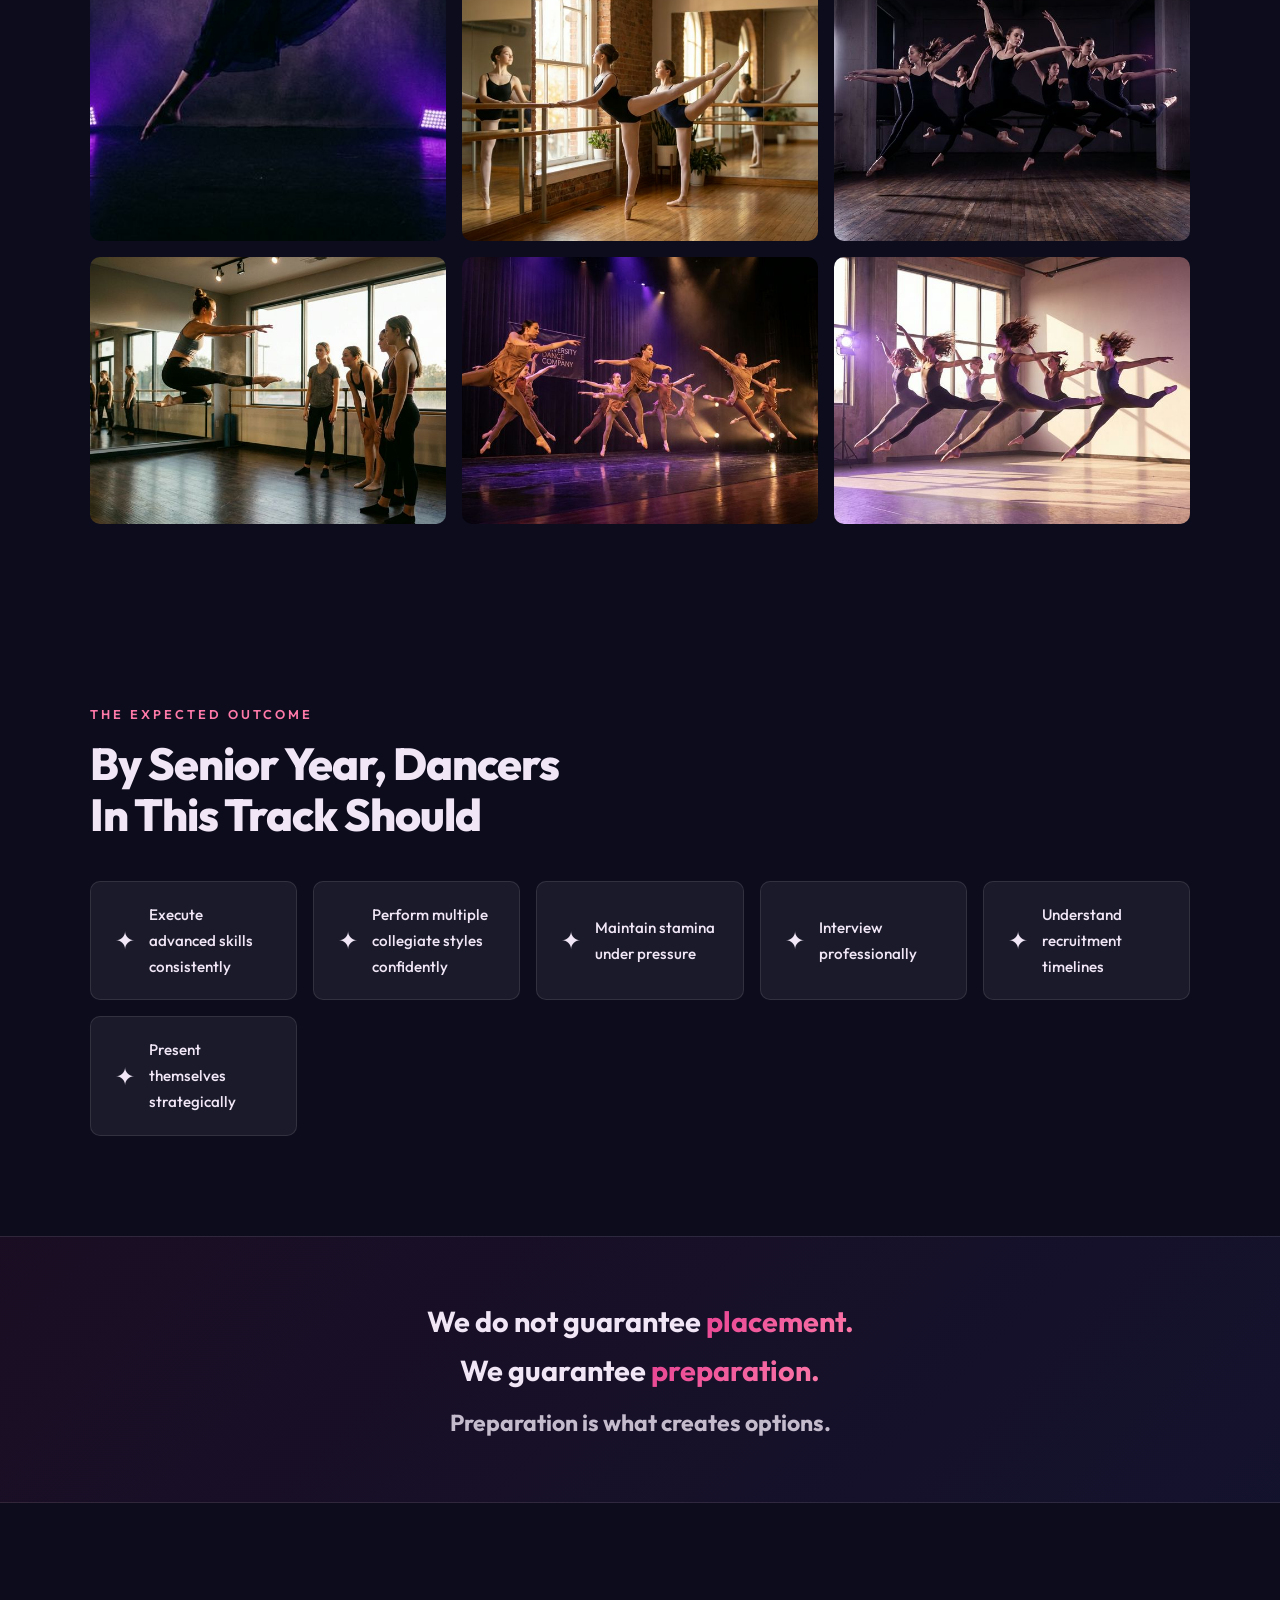
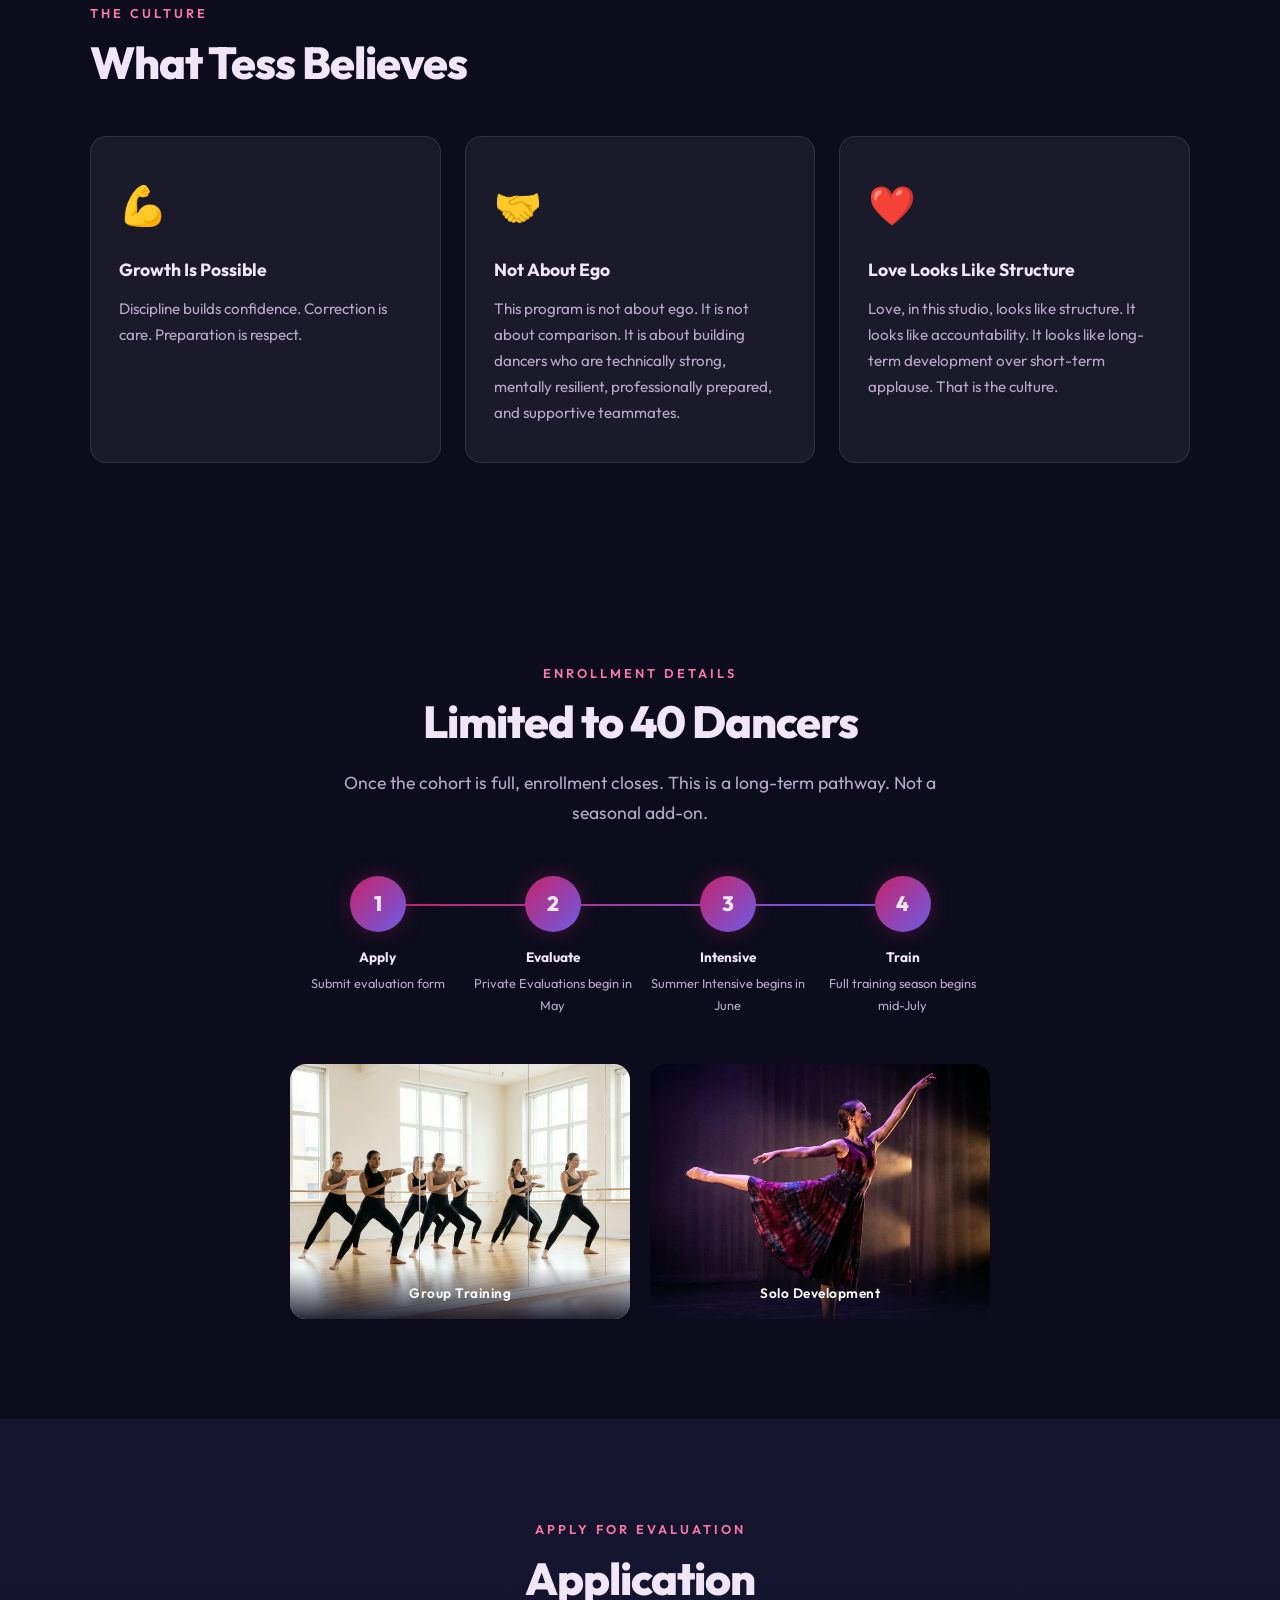
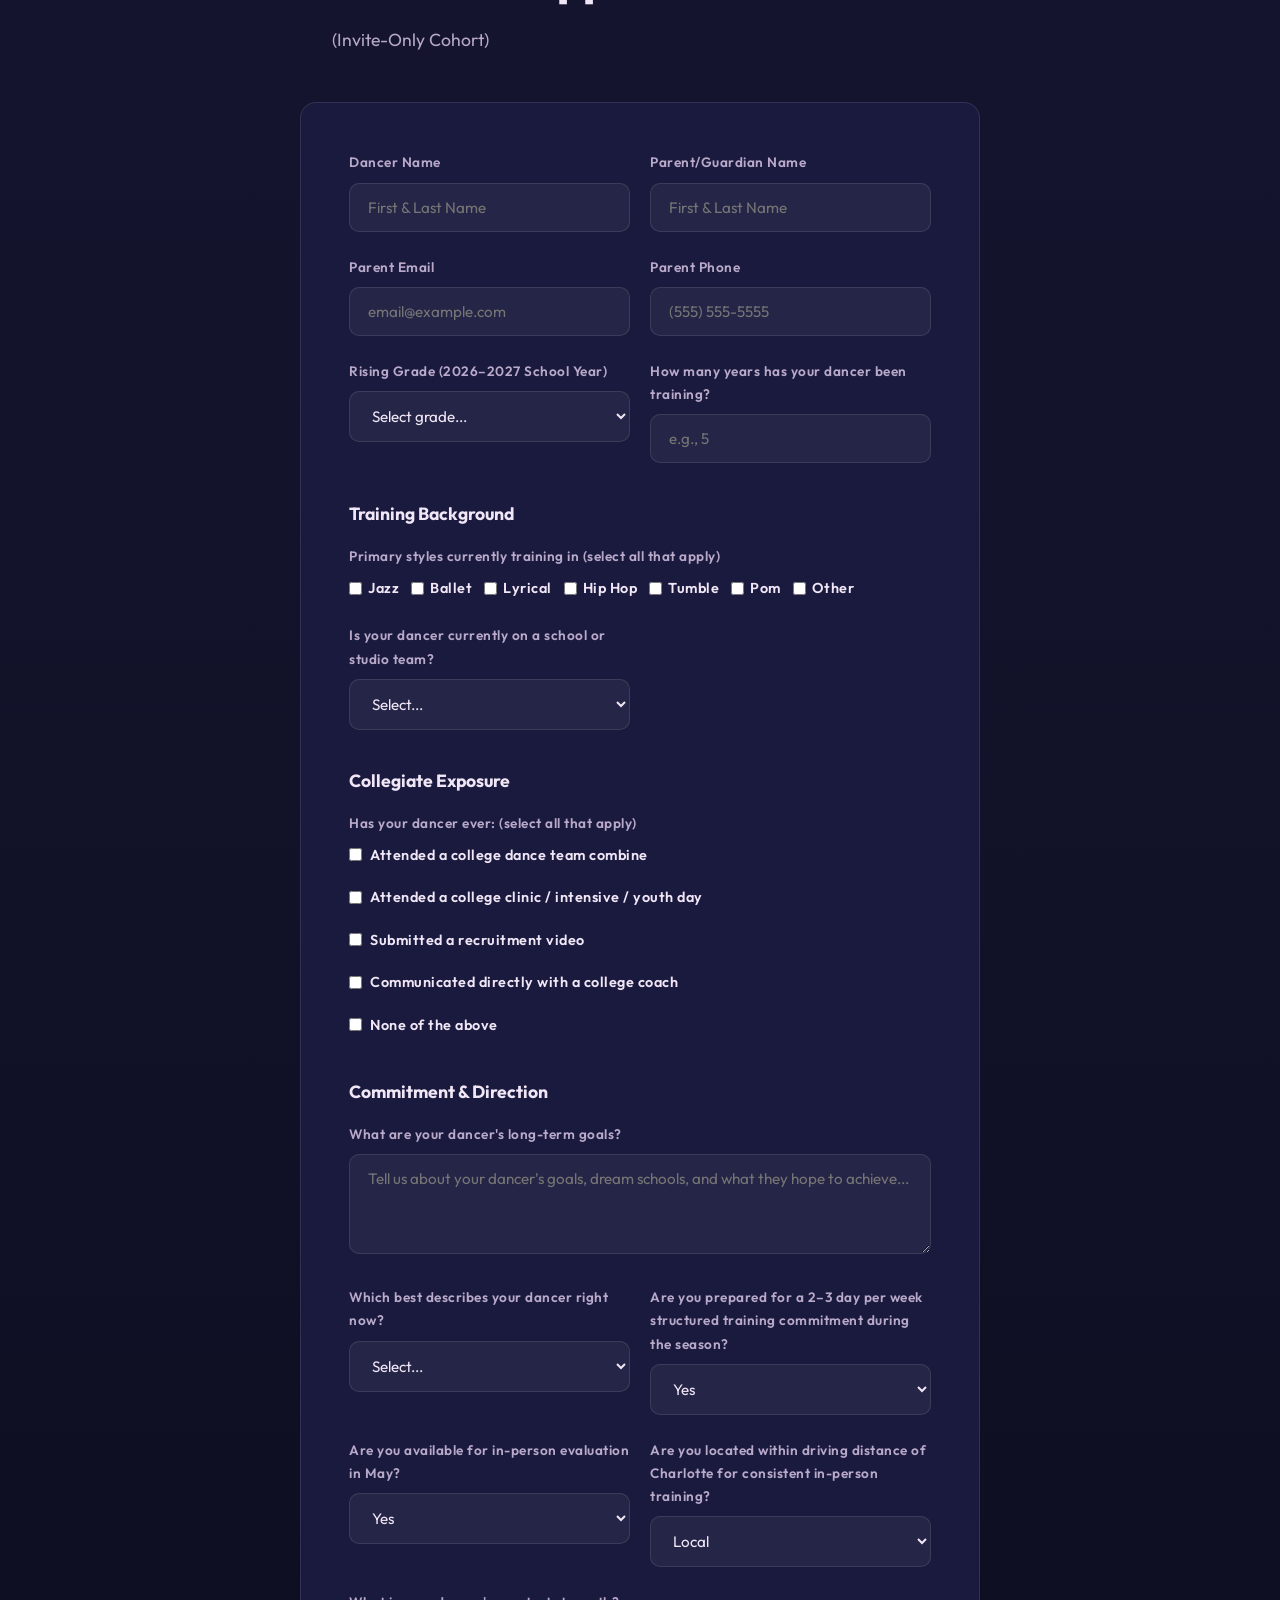
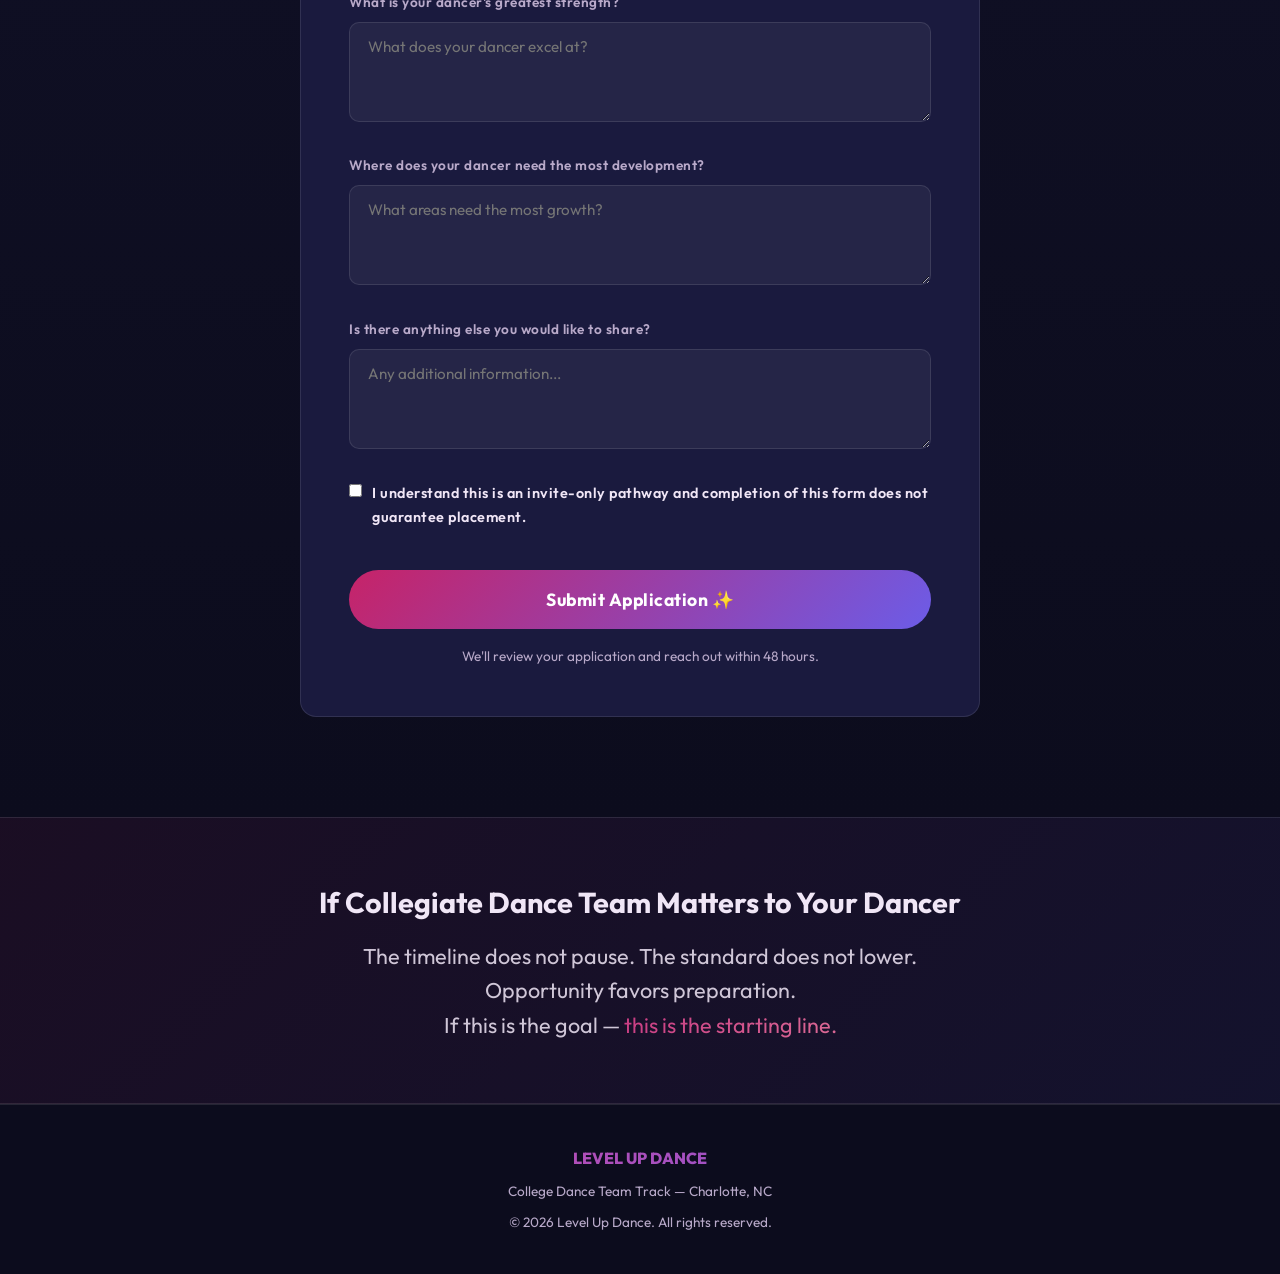
<file: kbexact.html>
<!DOCTYPE html>
<html lang="en">

<head>
    <meta charset="UTF-8">
    <meta name="viewport" content="width=device-width, initial-scale=1.0">
    <title>College Dance Team Track | Level Up Dance</title>
    <meta name="description"
        content="Prepare for collegiate dance team tryouts with former D1 Head Coach Tess Liantonio. Limited to 40 dancers. Evaluations begin May 2026.">
    <link rel="preconnect" href="https://fonts.googleapis.com">
    <link rel="preconnect" href="https://fonts.gstatic.com" crossorigin>
    <link
        href="https://fonts.googleapis.com/css2?family=Outfit:wght@300;400;500;600;700;800;900&family=Dancing+Script:wght@700&display=swap"
        rel="stylesheet">
    <style>
        *,
        *::before,
        *::after {
            box-sizing: border-box;
            margin: 0;
            padding: 0;
        }

        :root {
            --primary: #c62368;
            --primary-light: #e84393;
            --secondary: #6c5ce7;
            --accent: #fd79a8;
            --gold: #f39c12;
            --dark: #0c0c1d;
            --dark-card: #151530;
            --dark-surface: #1a1a3e;
            --text: #f0e6f6;
            --text-muted: #b8a9c9;
            --glass: rgba(255, 255, 255, 0.06);
            --glass-border: rgba(255, 255, 255, 0.1);
            --radius: 16px;
            --radius-sm: 10px;
            --transition: 0.3s cubic-bezier(0.4, 0, 0.2, 1);
        }

        html {
            scroll-behavior: smooth;
        }

        body {
            font-family: 'Outfit', sans-serif;
            background: var(--dark);
            color: var(--text);
            line-height: 1.7;
            overflow-x: hidden;
        }

        /* ═══ NAVIGATION ═══ */
        nav {
            position: fixed;
            top: 0;
            left: 0;
            right: 0;
            z-index: 100;
            padding: 16px 32px;
            display: flex;
            justify-content: space-between;
            align-items: center;
            backdrop-filter: blur(20px);
            background: rgba(12, 12, 29, 0.8);
            border-bottom: 1px solid var(--glass-border);
            transition: var(--transition);
        }

        .nav-logo {
            font-weight: 800;
            font-size: 1.1rem;
            background: linear-gradient(135deg, var(--primary-light), var(--secondary));
            -webkit-background-clip: text;
            -webkit-text-fill-color: transparent;
            letter-spacing: -0.5px;
        }

        .nav-links {
            display: flex;
            gap: 28px;
            list-style: none;
        }

        .nav-links a {
            color: var(--text-muted);
            text-decoration: none;
            font-weight: 500;
            font-size: 0.9rem;
            transition: var(--transition);
            position: relative;
        }

        .nav-links a::after {
            content: '';
            position: absolute;
            bottom: -4px;
            left: 0;
            width: 0;
            height: 2px;
            background: var(--primary-light);
            transition: var(--transition);
        }

        .nav-links a:hover {
            color: #fff;
        }

        .nav-links a:hover::after {
            width: 100%;
        }

        .nav-cta {
            padding: 10px 24px;
            background: linear-gradient(135deg, var(--primary), var(--secondary));
            color: #fff;
            text-decoration: none;
            border-radius: 50px;
            font-weight: 600;
            font-size: 0.85rem;
            transition: var(--transition);
            border: none;
            cursor: pointer;
        }

        .nav-cta:hover {
            transform: translateY(-2px);
            box-shadow: 0 8px 25px rgba(198, 35, 104, 0.4);
        }

        /* ═══ HERO ═══ */
        .hero {
            min-height: 100vh;
            display: flex;
            align-items: center;
            justify-content: center;
            text-align: center;
            padding: 120px 24px 80px;
            position: relative;
            overflow: hidden;
            background: url('images/hero-main.png') center center / cover no-repeat;
        }

        .hero::before {
            content: '';
            position: absolute;
            inset: 0;
            background:
                linear-gradient(180deg, rgba(12, 12, 29, 0.85) 0%, rgba(12, 12, 29, 0.6) 40%, rgba(12, 12, 29, 0.85) 100%),
                radial-gradient(ellipse at 20% 50%, rgba(198, 35, 104, 0.2) 0%, transparent 60%),
                radial-gradient(ellipse at 80% 20%, rgba(108, 92, 231, 0.15) 0%, transparent 60%);
        }

        .hero-particles {
            position: absolute;
            inset: 0;
            overflow: hidden;
            pointer-events: none;
        }

        .particle {
            position: absolute;
            border-radius: 50%;
            animation: float 6s ease-in-out infinite;
        }

        @keyframes float {

            0%,
            100% {
                transform: translateY(0) rotate(0deg);
                opacity: 0.6;
            }

            50% {
                transform: translateY(-30px) rotate(180deg);
                opacity: 1;
            }
        }

        .hero-content {
            position: relative;
            z-index: 2;
            max-width: 800px;
        }

        .hero-badge {
            display: inline-flex;
            align-items: center;
            gap: 8px;
            padding: 8px 20px;
            border-radius: 50px;
            background: var(--glass);
            border: 1px solid var(--glass-border);
            font-size: 0.85rem;
            font-weight: 500;
            color: var(--accent);
            margin-bottom: 28px;
            backdrop-filter: blur(10px);
        }

        .hero-badge .dot {
            width: 8px;
            height: 8px;
            border-radius: 50%;
            background: var(--accent);
            animation: pulse-dot 2s infinite;
        }

        @keyframes pulse-dot {

            0%,
            100% {
                opacity: 1;
                transform: scale(1);
            }

            50% {
                opacity: 0.5;
                transform: scale(1.3);
            }
        }

        .hero h1 {
            font-size: clamp(2.8rem, 6vw, 4.5rem);
            font-weight: 900;
            line-height: 1.1;
            margin-bottom: 8px;
            letter-spacing: -2px;
        }

        .hero h1 .gradient {
            background: linear-gradient(135deg, var(--primary-light), var(--accent), var(--secondary));
            -webkit-background-clip: text;
            -webkit-text-fill-color: transparent;
        }

        .hero-script {
            font-family: 'Dancing Script', cursive;
            font-size: clamp(1.6rem, 3vw, 2.4rem);
            color: var(--accent);
            margin-bottom: 20px;
            display: block;
        }

        .hero-subtitle {
            font-size: clamp(1rem, 1.8vw, 1.25rem);
            color: var(--text-muted);
            max-width: 600px;
            margin: 0 auto 36px;
            font-weight: 400;
        }

        .hero-cta-group {
            display: flex;
            gap: 16px;
            justify-content: center;
            flex-wrap: wrap;
        }

        .btn-primary {
            padding: 16px 36px;
            border-radius: 50px;
            font-weight: 700;
            font-size: 1rem;
            text-decoration: none;
            display: inline-flex;
            align-items: center;
            gap: 10px;
            background: linear-gradient(135deg, var(--primary), var(--secondary));
            color: #fff;
            border: none;
            cursor: pointer;
            transition: var(--transition);
            font-family: 'Outfit', sans-serif;
            letter-spacing: 0.5px;
        }

        .btn-primary:hover {
            transform: translateY(-3px);
            box-shadow: 0 12px 35px rgba(198, 35, 104, 0.45);
        }

        .btn-secondary {
            padding: 16px 36px;
            border-radius: 50px;
            font-weight: 600;
            font-size: 1rem;
            text-decoration: none;
            display: inline-flex;
            align-items: center;
            gap: 10px;
            background: var(--glass);
            color: #fff;
            border: 1px solid var(--glass-border);
            cursor: pointer;
            transition: var(--transition);
            font-family: 'Outfit', sans-serif;
        }

        .btn-secondary:hover {
            background: rgba(255, 255, 255, 0.12);
            transform: translateY(-2px);
            border-color: var(--accent);
        }

        /* ═══ STATS BAR ═══ */
        .stats-bar {
            display: flex;
            justify-content: center;
            gap: 48px;
            flex-wrap: wrap;
            margin-top: 60px;
            padding-top: 40px;
            border-top: 1px solid var(--glass-border);
        }

        .stat {
            text-align: center;
        }

        .stat-value {
            font-size: 2.2rem;
            font-weight: 800;
            background: linear-gradient(135deg, var(--primary-light), var(--accent));
            -webkit-background-clip: text;
            -webkit-text-fill-color: transparent;
        }

        .stat-label {
            font-size: 0.8rem;
            color: var(--text-muted);
            text-transform: uppercase;
            letter-spacing: 1px;
            font-weight: 500;
        }

        /* ═══ SECTIONS ═══ */
        section {
            padding: 100px 24px;
        }

        .container {
            max-width: 1100px;
            margin: 0 auto;
        }

        .section-label {
            font-size: 0.8rem;
            font-weight: 600;
            text-transform: uppercase;
            letter-spacing: 3px;
            color: var(--accent);
            margin-bottom: 12px;
        }

        .section-title {
            font-size: clamp(2rem, 4vw, 2.8rem);
            font-weight: 800;
            line-height: 1.15;
            margin-bottom: 20px;
            letter-spacing: -1px;
        }

        .section-subtitle {
            font-size: 1.1rem;
            color: var(--text-muted);
            max-width: 640px;
            margin-bottom: 48px;
        }

        /* ═══ COACH SECTION ═══ */
        .coach-section {
            background: linear-gradient(180deg, var(--dark) 0%, var(--dark-card) 100%);
        }

        .coach-card {
            display: grid;
            grid-template-columns: 1fr 1.3fr;
            gap: 60px;
            align-items: center;
        }

        .coach-image-wrap {
            position: relative;
            border-radius: var(--radius);
            overflow: hidden;
            aspect-ratio: 3/4;
        }

        .coach-image-wrap img {
            width: 100%;
            height: 100%;
            object-fit: cover;
            display: block;
        }

        /* ═══ IMAGE SHOWCASE ═══ */
        .showcase-section {
            background: var(--dark);
            padding: 80px 24px;
        }

        .showcase-grid {
            display: grid;
            grid-template-columns: repeat(3, 1fr);
            gap: 16px;
            max-width: 1100px;
            margin: 0 auto;
        }

        .showcase-item {
            border-radius: var(--radius-sm);
            overflow: hidden;
            position: relative;
            aspect-ratio: 4/3;
            cursor: pointer;
            transition: var(--transition);
        }

        .showcase-item:hover {
            transform: scale(1.03);
            z-index: 2;
            box-shadow: 0 20px 40px rgba(0, 0, 0, 0.5);
        }

        .showcase-item img {
            width: 100%;
            height: 100%;
            object-fit: cover;
            display: block;
        }

        .showcase-item .overlay {
            position: absolute;
            inset: 0;
            background: linear-gradient(180deg, transparent 50%, rgba(12, 12, 29, 0.8) 100%);
            opacity: 0;
            transition: var(--transition);
            display: flex;
            align-items: flex-end;
            padding: 20px;
        }

        .showcase-item:hover .overlay {
            opacity: 1;
        }

        .overlay-text {
            color: #fff;
            font-weight: 600;
            font-size: 0.9rem;
        }

        .showcase-item:first-child {
            grid-row: span 2;
            aspect-ratio: auto;
        }

        .coach-info h2 {
            font-size: 2.4rem;
            font-weight: 800;
            margin-bottom: 8px;
            letter-spacing: -1px;
        }

        .coach-role {
            font-family: 'Dancing Script', cursive;
            font-size: 1.4rem;
            color: var(--accent);
            margin-bottom: 24px;
        }

        .coach-info p {
            color: var(--text-muted);
            margin-bottom: 16px;
            font-size: 1.05rem;
        }

        .coach-credentials {
            display: flex;
            flex-wrap: wrap;
            gap: 12px;
            margin-top: 28px;
        }

        .credential {
            padding: 8px 18px;
            border-radius: 50px;
            font-size: 0.8rem;
            font-weight: 600;
            background: var(--glass);
            border: 1px solid var(--glass-border);
            color: var(--accent);
        }

        /* ═══ REALITY CHECK ═══ */
        .reality-section {
            background: linear-gradient(180deg, var(--dark-card) 0%, var(--dark) 100%);
            text-align: center;
        }

        .reality-quotes {
            display: grid;
            grid-template-columns: repeat(3, 1fr);
            gap: 24px;
            margin-top: 48px;
        }

        .reality-card {
            padding: 36px 28px;
            border-radius: var(--radius);
            background: var(--glass);
            border: 1px solid var(--glass-border);
            backdrop-filter: blur(10px);
            transition: var(--transition);
        }

        .reality-card:hover {
            transform: translateY(-6px);
            border-color: var(--accent);
            box-shadow: 0 20px 40px rgba(0, 0, 0, 0.3);
        }

        .reality-icon {
            font-size: 2.4rem;
            margin-bottom: 16px;
        }

        .reality-card h3 {
            font-size: 1.1rem;
            font-weight: 700;
            margin-bottom: 12px;
        }

        .reality-card p {
            font-size: 0.95rem;
            color: var(--text-muted);
        }

        /* ═══ WHO IT'S FOR ═══ */
        .audience-grid {
            display: grid;
            grid-template-columns: repeat(auto-fit, minmax(200px, 1fr));
            gap: 16px;
            margin-top: 40px;
        }

        .audience-tag {
            padding: 20px 24px;
            border-radius: var(--radius-sm);
            background: var(--glass);
            border: 1px solid var(--glass-border);
            display: flex;
            align-items: center;
            gap: 14px;
            font-weight: 500;
            font-size: 0.95rem;
            transition: var(--transition);
        }

        .audience-tag:hover {
            border-color: var(--primary-light);
            transform: translateX(4px);
        }

        .audience-tag .emoji {
            font-size: 1.5rem;
        }

        .audience-note {
            margin-top: 32px;
            padding: 24px 32px;
            border-radius: var(--radius);
            background: linear-gradient(135deg, rgba(198, 35, 104, 0.1), rgba(108, 92, 231, 0.1));
            border: 1px solid rgba(198, 35, 104, 0.2);
            font-size: 1.1rem;
            font-weight: 500;
            text-align: center;
        }

        /* ═══ PROGRAM TRACKS ═══ */
        .tracks-section {
            background: linear-gradient(180deg, var(--dark) 0%, var(--dark-card) 100%);
        }

        .tracks-grid {
            display: grid;
            grid-template-columns: repeat(3, 1fr);
            gap: 24px;
        }

        .track-card {
            padding: 40px 28px;
            border-radius: var(--radius);
            background: var(--dark-surface);
            border: 1px solid var(--glass-border);
            transition: var(--transition);
            position: relative;
            overflow: hidden;
        }

        .track-card::before {
            content: '';
            position: absolute;
            top: 0;
            left: 0;
            right: 0;
            height: 3px;
            background: linear-gradient(90deg, var(--primary), var(--secondary));
            opacity: 0;
            transition: var(--transition);
        }

        .track-card:hover {
            transform: translateY(-8px);
            border-color: var(--primary-light);
        }

        .track-card:hover::before {
            opacity: 1;
        }

        .track-icon {
            font-size: 2.4rem;
            margin-bottom: 20px;
        }

        .track-card h3 {
            font-size: 1.2rem;
            font-weight: 700;
            margin-bottom: 16px;
        }

        .track-list {
            list-style: none;
        }

        .track-list li {
            padding: 8px 0;
            color: var(--text-muted);
            font-size: 0.9rem;
            display: flex;
            align-items: center;
            gap: 10px;
            border-bottom: 1px solid rgba(255, 255, 255, 0.04);
        }

        .track-list li:last-child {
            border-bottom: none;
        }

        .track-list .check {
            color: var(--accent);
            font-size: 0.8rem;
        }

        /* ═══ GUARANTEE BANNER ═══ */
        .guarantee-banner {
            text-align: center;
            padding: 60px 24px;
            background: linear-gradient(135deg, rgba(198, 35, 104, 0.08) 0%, rgba(108, 92, 231, 0.08) 100%);
            border-top: 1px solid var(--glass-border);
            border-bottom: 1px solid var(--glass-border);
        }

        .guarantee-text {
            font-size: clamp(1.3rem, 3vw, 1.8rem);
            font-weight: 700;
            max-width: 700px;
            margin: 0 auto;
        }

        .guarantee-text .highlight {
            background: linear-gradient(135deg, var(--primary-light), var(--accent));
            -webkit-background-clip: text;
            -webkit-text-fill-color: transparent;
        }

        /* ═══ ENROLLMENT ═══ */
        .enrollment-section {
            text-align: center;
        }

        .enrollment-timeline {
            display: flex;
            justify-content: center;
            gap: 0;
            margin: 48px auto;
            max-width: 700px;
            position: relative;
        }

        .enrollment-timeline::before {
            content: '';
            position: absolute;
            top: 28px;
            left: 15%;
            right: 15%;
            height: 2px;
            background: linear-gradient(90deg, var(--primary), var(--secondary));
        }

        .timeline-step {
            flex: 1;
            text-align: center;
            position: relative;
            z-index: 2;
        }

        .timeline-dot {
            width: 56px;
            height: 56px;
            border-radius: 50%;
            background: linear-gradient(135deg, var(--primary), var(--secondary));
            display: flex;
            align-items: center;
            justify-content: center;
            margin: 0 auto 14px;
            font-size: 1.3rem;
            font-weight: 800;
            box-shadow: 0 0 20px rgba(198, 35, 104, 0.3);
        }

        .timeline-label {
            font-weight: 700;
            font-size: 0.85rem;
            margin-bottom: 4px;
        }

        .timeline-detail {
            font-size: 0.8rem;
            color: var(--text-muted);
        }

        /* ═══ ENROLLMENT IMAGES ═══ */
        .enrollment-images {
            display: grid;
            grid-template-columns: 1fr 1fr;
            gap: 20px;
            max-width: 700px;
            margin: 0 auto;
        }

        .enroll-img-item {
            border-radius: var(--radius);
            overflow: hidden;
            position: relative;
        }

        .enroll-img-item img {
            width: 100%;
            aspect-ratio: 4/3;
            object-fit: cover;
            display: block;
            transition: transform 0.5s ease;
        }

        .enroll-img-item:hover img {
            transform: scale(1.04);
        }

        .enroll-img-label {
            position: absolute;
            bottom: 0;
            left: 0;
            right: 0;
            padding: 14px 18px;
            background: linear-gradient(0deg, rgba(12, 12, 29, 0.88) 0%, transparent 100%);
            font-size: 0.85rem;
            font-weight: 600;
            color: #fff;
            letter-spacing: 0.5px;
        }

        /* ═══ APPLICATION FORM ═══ */
        .form-section {
            background: linear-gradient(180deg, var(--dark-card) 0%, var(--dark) 100%);
        }

        .form-card {
            max-width: 680px;
            margin: 0 auto;
            padding: 48px;
            border-radius: var(--radius);
            background: var(--dark-surface);
            border: 1px solid var(--glass-border);
        }

        .form-grid {
            display: grid;
            grid-template-columns: 1fr 1fr;
            gap: 20px;
        }

        .form-group {
            margin-bottom: 4px;
        }

        .form-group.full {
            grid-column: 1 / -1;
        }

        .form-group label {
            display: block;
            font-weight: 600;
            font-size: 0.85rem;
            color: var(--text-muted);
            margin-bottom: 8px;
            letter-spacing: 0.5px;
        }

        .form-group input,
        .form-group select,
        .form-group textarea {
            width: 100%;
            padding: 14px 18px;
            background: rgba(255, 255, 255, 0.05);
            border: 1px solid var(--glass-border);
            border-radius: var(--radius-sm);
            color: var(--text);
            font-family: 'Outfit', sans-serif;
            font-size: 0.95rem;
            transition: var(--transition);
            outline: none;
        }

        .form-group input:focus,
        .form-group select:focus,
        .form-group textarea:focus {
            border-color: var(--primary-light);
            box-shadow: 0 0 0 3px rgba(198, 35, 104, 0.15);
        }

        .form-group select {
            cursor: pointer;
        }

        .form-group select option {
            background: var(--dark-card);
            color: var(--text);
        }

        .form-group textarea {
            resize: vertical;
            min-height: 100px;
        }

        .form-submit {
            margin-top: 28px;
            width: 100%;
            padding: 18px;
            border-radius: 50px;
            font-weight: 700;
            font-size: 1.1rem;
            background: linear-gradient(135deg, var(--primary), var(--secondary));
            color: #fff;
            border: none;
            cursor: pointer;
            font-family: 'Outfit', sans-serif;
            transition: var(--transition);
            letter-spacing: 0.5px;
        }

        .form-submit:hover {
            transform: translateY(-3px);
            box-shadow: 0 12px 35px rgba(198, 35, 104, 0.45);
        }

        .form-note {
            text-align: center;
            margin-top: 16px;
            font-size: 0.85rem;
            color: var(--text-muted);
        }

        /* ═══ FOOTER ═══ */
        footer {
            padding: 40px 24px;
            text-align: center;
            border-top: 1px solid var(--glass-border);
        }

        footer p {
            color: var(--text-muted);
            font-size: 0.85rem;
        }

        .footer-brand {
            font-weight: 800;
            font-size: 1rem;
            margin-bottom: 8px;
            background: linear-gradient(135deg, var(--primary-light), var(--secondary));
            -webkit-background-clip: text;
            -webkit-text-fill-color: transparent;
        }

        /* ═══ RESPONSIVE ═══ */
        @media (max-width: 768px) {
            .nav-links {
                display: none;
            }

            .coach-card {
                grid-template-columns: 1fr;
                gap: 32px;
            }

            .coach-image-wrap {
                max-height: 300px;
            }

            .showcase-grid {
                grid-template-columns: repeat(2, 1fr);
            }

            .showcase-item:first-child {
                grid-row: span 1;
            }

            .reality-quotes {
                grid-template-columns: 1fr;
            }

            .tracks-grid {
                grid-template-columns: 1fr;
            }

            .form-grid {
                grid-template-columns: 1fr;
            }

            .form-card {
                padding: 32px 24px;
            }

            .stats-bar {
                gap: 28px;
            }

            .enrollment-timeline {
                flex-direction: column;
                gap: 24px;
            }

            .enrollment-timeline::before {
                display: none;
            }
        }

        /* ═══ ANIMATIONS ═══ */
        .fade-up {
            opacity: 0;
            transform: translateY(30px);
            transition: opacity 0.6s ease, transform 0.6s ease;
        }

        .fade-up.visible {
            opacity: 1;
            transform: translateY(0);
        }

        @keyframes shimmer {
            0% {
                background-position: -200% center;
            }

            100% {
                background-position: 200% center;
            }
        }
    </style>
</head>

<body>
    <!-- Navigation -->
    <nav>
        <div class="nav-logo">LEVEL UP DANCE</div>
        <ul class="nav-links">
            <li><a href="#coach">Coach Tess</a></li>
            <li><a href="#program">Program</a></li>
            <li><a href="#tracks">Curriculum</a></li>
            <li><a href="#enrollment">Enrollment</a></li>
            <li><a href="levelupdance-about.html">About</a></li>
        </ul>
        <a href="#apply" class="nav-cta">Apply Now →</a>
    </nav>

    <!-- Hero -->
    <section class="hero">
        <div class="hero-particles" id="particles"></div>
        <div class="hero-content fade-up">
            <div class="hero-badge">
                <span class="dot"></span>
                Evaluations Open — May 2026
            </div>
            <h1>
                <span class="gradient">College Dance Team</span><br>
                Track
            </h1>
            <span class="hero-script">Level Up Dance Studio | Led by Tess Liantonio</span>
            <p class="hero-subtitle">
                If Collegiate Dance Team Is the Goal — Start Preparing Now.<br>
                Not senior year. Not "someday." Now.<br>
                Collegiate Dance Teams recruit for readiness — not potential.<br>
                And readiness is built over time.
            </p>
            <div class="hero-cta-group">
                <a href="#apply" class="btn-primary">✨ Apply for Evaluation</a>
                <a href="#program" class="btn-secondary">Learn More ↓</a>
            </div>

            <div class="stats-bar">
                <div class="stat">
                    <div class="stat-value">5</div>
                    <div class="stat-label">Seasons D1 Coaching</div>
                </div>
                <div class="stat">
                    <div class="stat-value">250+</div>
                    <div class="stat-label">College Staff Connections</div>
                </div>
                <div class="stat">
                    <div class="stat-value">40</div>
                    <div class="stat-label">Max Enrollment</div>
                </div>
                <div class="stat">
                    <div class="stat-value">200+</div>
                    <div class="stat-label">Combines This Year</div>
                </div>
            </div>
        </div>
    </section>

    <!-- Coach -->
    <section class="coach-section" id="coach">
        <div class="container">
            <div class="coach-card fade-up">
                <div class="coach-image-wrap">
                    <img src="images/coach-tess.png" alt="Coach Tess Liantonio" loading="lazy">
                </div>
                <div class="coach-info">
                    <div class="section-label">Created & Led By</div>
                    <h2>Tess Liantonio</h2>
                    <div class="coach-role">Former Division I Head Coach</div>
                    <p>For five seasons, Tess coached at the Division I level — recruiting, running collegiate tryouts,
                        and preparing dancers for Nationals.</p>
                    <p>She has evaluated hundreds of auditions and remains in active dialogue with more than 250
                        collegiate dance staffs nationwide through North Carolina Dance Team Alliance.</p>
                    <p>She understands what separates talent from readiness.</p>
                    <p>She has seen firsthand what happens when preparation begins too late.</p>
                    <p>This track exists so serious dancers are <strong>prepared — not surprised</strong> — when
                        opportunity arrives.</p>
                    <div class="coach-credentials">
                        <span class="credential">🏆 Division I</span>
                        <span class="credential">📋 250+ College Contacts</span>
                        <span class="credential">⭐ NC Dance Team Alliance</span>
                        <span class="credential">📺 Netflix · Hallmark · Today Show</span>
                        <span class="credential">💎 Bvlgari · MAC Cosmetics</span>
                    </div>
                </div>
            </div>
        </div>
    </section>

    <!-- The Reality -->
    <section class="reality-section" id="program">
        <div class="container">
            <div class="section-label">The Reality</div>
            <h2 class="section-title">The Reality Families<br>Need to Understand</h2>
            <p class="section-subtitle" style="margin: 0 auto 48px;">Over 200 dancers stepped into collegiate-style
                combines this past year. Many were talented. Many were driven. Many realized they had started later than
                they should have.</p>

            <div class="reality-quotes fade-up">
                <div class="reality-card">
                    <div class="reality-icon">📆</div>
                    <h3>It Begins Earlier</h3>
                    <p>Collegiate recruitment does not begin senior year. It begins earlier. It is layered. It is
                        structured. It rewards consistency.</p>
                </div>
                <div class="reality-card">
                    <div class="reality-icon">🎯</div>
                    <h3>Training Creates Advantage</h3>
                    <p>Waiting does not create advantage. Training does.</p>
                </div>
                <div class="reality-card">
                    <div class="reality-icon">🔑</div>
                    <h3>Readiness Over Potential</h3>
                    <p>Collegiate Dance Teams recruit for readiness — not potential. And readiness is built over time.
                    </p>
                </div>
            </div>
        </div>
    </section>

    <!-- Who It's For -->
    <section>
        <div class="container">
            <div class="section-label">Who This Track Is For</div>
            <h2 class="section-title">This Pathway Is Open To</h2>
            <p class="section-subtitle">You do not need to already be elite. You need to be willing to work.</p>

            <div class="audience-grid fade-up">
                <div class="audience-tag"><span class="emoji">📚</span> Middle school dancers (Grades 6–8)</div>
                <div class="audience-tag"><span class="emoji">🎓</span> High school dancers (Grades 9–12)</div>
                <div class="audience-tag"><span class="emoji">💫</span> Studio dancers</div>
                <div class="audience-tag"><span class="emoji">🏅</span> Current dance team members</div>
                <div class="audience-tag"><span class="emoji">🌟</span> Dancers beginning to explore collegiate goals
                </div>
            </div>

            <div class="audience-note fade-up">
                Dance is a skill. Athleticism is built. Confidence is trained.<br>
                Consistency is earned. <strong>Commitment is the standard.</strong>
            </div>
        </div>
    </section>

    <!-- Curriculum Tracks -->
    <section class="tracks-section" id="tracks">
        <div class="container">
            <div class="section-label">What This Actually Is</div>
            <h2 class="section-title">This Is Not "Extra Classes"</h2>
            <p class="section-subtitle">This is a structured, 12-month collegiate preparation system built around three
                pillars.</p>

            <div class="tracks-grid fade-up">
                <div class="track-card">
                    <div class="track-icon">🩰</div>
                    <h3>1. Technical &amp; Athletic Mastery</h3>
                    <p style="color: var(--text-muted); font-size: 0.9rem; margin-bottom: 12px;">We build the physical
                        tools collegiate programs expect. Technical weaknesses are addressed early — not ignored.</p>
                    <ul class="track-list">
                        <li><span class="check">✦</span> Ballet foundation</li>
                        <li><span class="check">✦</span> Advanced turns &amp; leap progression</li>
                        <li><span class="check">✦</span> Kick stamina &amp; pom precision</li>
                        <li><span class="check">✦</span> Collegiate-style hip hop</li>
                        <li><span class="check">✦</span> Tumble training (with former Level 12 gymnast)</li>
                    </ul>
                </div>
                <div class="track-card">
                    <div class="track-icon">🏟️</div>
                    <h3>2. Collegiate Performance Readiness</h3>
                    <p style="color: var(--text-muted); font-size: 0.9rem; margin-bottom: 12px;">We train dancers to
                        function inside a team environment. This is preparation for collegiate standards — not recital
                        performance.</p>
                    <ul class="track-list">
                        <li><span class="check">✦</span> Game day simulations</li>
                        <li><span class="check">✦</span> Pom synchronization</li>
                        <li><span class="check">✦</span> Performance under pressure</li>
                        <li><span class="check">✦</span> Quarterly performance projects</li>
                        <li><span class="check">✦</span> Real-world exposure opportunities</li>
                    </ul>
                </div>
                <div class="track-card">
                    <div class="track-icon">🎓</div>
                    <h3>3. Recruitment &amp; Professional Development</h3>
                    <p style="color: var(--text-muted); font-size: 0.9rem; margin-bottom: 12px;">We remove audition
                        shock. We do not guess at recruitment. We prepare for it.</p>
                    <ul class="track-list">
                        <li><span class="check">✦</span> Three Mock Tryouts annually</li>
                        <li><span class="check">✦</span> Written evaluations &amp; scoring</li>
                        <li><span class="check">✦</span> Interview preparation</li>
                        <li><span class="check">✦</span> Portfolio &amp; recruitment video guidance</li>
                        <li><span class="check">✦</span> College matching support</li>
                        <li><span class="check">✦</span> Parent education nights</li>
                    </ul>
                </div>
            </div>
        </div>
    </section>

    <!-- Image Showcase -->
    <section class="showcase-section">
        <div class="container" style="text-align:center; margin-bottom: 40px;">
            <div class="section-label">Inside the Studio</div>
            <h2 class="section-title">Where Hard Work Meets Artistry</h2>
        </div>
        <div class="showcase-grid fade-up">
            <div class="showcase-item">
                <img src="images/purple-leap.png" alt="Dancer performing dramatic leap with purple stage lighting">
                <div class="overlay"><span class="overlay-text">Stage Performance</span></div>
            </div>
            <div class="showcase-item">
                <img src="images/studio-barre.png" alt="Dancers practicing at the barre in a sunlit studio">
                <div class="overlay"><span class="overlay-text">Ballet Foundation</span></div>
            </div>
            <div class="showcase-item">
                <img src="images/team-stage.png" alt="Dance team performing synchronized leaps on stage">
                <div class="overlay"><span class="overlay-text">Team Performance</span></div>
            </div>
            <div class="showcase-item">
                <img src="images/barre-duo.png" alt="Two dancers practicing arabesques at the barre">
                <div class="overlay"><span class="overlay-text">Technical Training</span></div>
            </div>
            <div class="showcase-item">
                <img src="images/group-jump.png" alt="Group of dancers leaping together in dark studio">
                <div class="overlay"><span class="overlay-text">Ensemble Work</span></div>
            </div>
            <div class="showcase-item">
                <img src="images/coaching.png" alt="Coach demonstrating technique to young dancers">
                <div class="overlay"><span class="overlay-text">Expert Coaching</span></div>
            </div>
            <div class="showcase-item">
                <img src="images/stage-performance.png" alt="Dancers performing on stage under dramatic lighting">
                <div class="overlay"><span class="overlay-text">Stage Presence</span></div>
            </div>
            <div class="showcase-item">
                <img src="images/studio-jump.png" alt="Dancer executing a powerful jump in studio">
                <div class="overlay"><span class="overlay-text">Athletic Power</span></div>
            </div>
        </div>
    </section>

    <!-- Expected Outcome -->
    <section>
        <div class="container">
            <div class="section-label">The Expected Outcome</div>
            <h2 class="section-title">By Senior Year, Dancers<br>In This Track Should</h2>
            <div class="audience-grid fade-up">
                <div class="audience-tag"><span class="emoji">✦</span> Execute advanced skills consistently</div>
                <div class="audience-tag"><span class="emoji">✦</span> Perform multiple collegiate styles confidently
                </div>
                <div class="audience-tag"><span class="emoji">✦</span> Maintain stamina under pressure</div>
                <div class="audience-tag"><span class="emoji">✦</span> Interview professionally</div>
                <div class="audience-tag"><span class="emoji">✦</span> Understand recruitment timelines</div>
                <div class="audience-tag"><span class="emoji">✦</span> Present themselves strategically</div>
            </div>
        </div>
    </section>

    <!-- Guarantee Banner -->
    <div class="guarantee-banner fade-up">
        <p class="guarantee-text">
            We do not guarantee <span class="highlight">placement.</span><br>
            We guarantee <span class="highlight">preparation.</span><br>
            <span style="font-size: 0.8em; opacity: 0.8; margin-top: 8px; display: block;">Preparation is what creates
                options.</span>
        </p>
    </div>

    <!-- The Culture -->
    <section>
        <div class="container">
            <div class="section-label">The Culture</div>
            <h2 class="section-title">What Tess Believes</h2>
            <div class="reality-quotes fade-up">
                <div class="reality-card">
                    <div class="reality-icon">💪</div>
                    <h3>Growth Is Possible</h3>
                    <p>Discipline builds confidence. Correction is care. Preparation is respect.</p>
                </div>
                <div class="reality-card">
                    <div class="reality-icon">🤝</div>
                    <h3>Not About Ego</h3>
                    <p>This program is not about ego. It is not about comparison. It is about building dancers who are
                        technically strong, mentally resilient, professionally prepared, and supportive teammates.</p>
                </div>
                <div class="reality-card">
                    <div class="reality-icon">❤️</div>
                    <h3>Love Looks Like Structure</h3>
                    <p>Love, in this studio, looks like structure. It looks like accountability. It looks like long-term
                        development over short-term applause. That is the culture.</p>
                </div>
            </div>
        </div>
    </section>

    <!-- Enrollment -->
    <section class="enrollment-section" id="enrollment">
        <div class="container">
            <div class="section-label">Enrollment Details</div>
            <h2 class="section-title">Limited to 40 Dancers</h2>
            <p class="section-subtitle" style="margin: 0 auto 12px;">Once the cohort is full, enrollment closes. This is
                a long-term pathway. Not a seasonal add-on.
            </p>

            <div class="enrollment-timeline fade-up">
                <div class="timeline-step">
                    <div class="timeline-dot">1</div>
                    <div class="timeline-label">Apply</div>
                    <div class="timeline-detail">Submit evaluation form</div>
                </div>
                <div class="timeline-step">
                    <div class="timeline-dot">2</div>
                    <div class="timeline-label">Evaluate</div>
                    <div class="timeline-detail">Private Evaluations begin in May</div>
                </div>
                <div class="timeline-step">
                    <div class="timeline-dot">3</div>
                    <div class="timeline-label">Intensive</div>
                    <div class="timeline-detail">Summer Intensive begins in June</div>
                </div>
                <div class="timeline-step">
                    <div class="timeline-dot">4</div>
                    <div class="timeline-label">Train</div>
                    <div class="timeline-detail">Full training season begins mid-July</div>
                </div>
            </div>

            <!-- Enrollment Images -->
            <div class="enrollment-images fade-up">
                <div class="enroll-img-item">
                    <img src="images/group-practice.png" alt="Dance students training together in studio">
                    <div class="enroll-img-label">Group Training</div>
                </div>
                <div class="enroll-img-item">
                    <img src="images/lyrical-solo.png" alt="Dancer in expressive lyrical solo performance">
                    <div class="enroll-img-label">Solo Development</div>
                </div>
            </div>
        </div>
    </section>

    <!-- Application Form -->
    <section class="form-section" id="apply">
        <div class="container">
            <div style="text-align: center; margin-bottom: 40px;">
                <div class="section-label">Apply for Evaluation</div>
                <h2 class="section-title">Application</h2>
                <p class="section-subtitle">(Invite-Only Cohort)</p>
            </div>

            <div class="form-card fade-up">
                <form>
                    <div class="form-grid">
                        <div class="form-group">
                            <label>Dancer Name</label>
                            <input type="text" placeholder="First & Last Name" required>
                        </div>
                        <div class="form-group">
                            <label>Parent/Guardian Name</label>
                            <input type="text" placeholder="First & Last Name" required>
                        </div>
                        <div class="form-group">
                            <label>Parent Email</label>
                            <input type="email" placeholder="email@example.com" required>
                        </div>
                        <div class="form-group">
                            <label>Parent Phone</label>
                            <input type="tel" placeholder="(555) 555-5555" required>
                        </div>
                        <div class="form-group">
                            <label>Rising Grade (2026–2027 School Year)</label>
                            <select required>
                                <option value="" disabled selected>Select grade...</option>
                                <option>6th Grade</option>
                                <option>7th Grade</option>
                                <option>8th Grade</option>
                                <option>Freshman</option>
                                <option>Sophomore</option>
                                <option>Junior</option>
                                <option>Senior</option>
                            </select>
                        </div>
                        <div class="form-group">
                            <label>How many years has your dancer been training?</label>
                            <input type="number" min="0" placeholder="e.g., 5">
                        </div>
                    </div>

                    <!-- Training Background -->
                    <h3 style="color: var(--text); margin: 32px 0 16px; font-size: 1.1rem;">Training Background</h3>
                    <div class="form-group full">
                        <label>Primary styles currently training in (select all that apply)</label>
                        <div style="display: flex; flex-wrap: wrap; gap: 12px; margin-top: 8px;">
                            <label
                                style="display: flex; align-items: center; gap: 6px; font-size: 0.9rem; color: var(--text); cursor: pointer;"><input
                                    type="checkbox" style="width: auto;"> Jazz</label>
                            <label
                                style="display: flex; align-items: center; gap: 6px; font-size: 0.9rem; color: var(--text); cursor: pointer;"><input
                                    type="checkbox" style="width: auto;"> Ballet</label>
                            <label
                                style="display: flex; align-items: center; gap: 6px; font-size: 0.9rem; color: var(--text); cursor: pointer;"><input
                                    type="checkbox" style="width: auto;"> Lyrical</label>
                            <label
                                style="display: flex; align-items: center; gap: 6px; font-size: 0.9rem; color: var(--text); cursor: pointer;"><input
                                    type="checkbox" style="width: auto;"> Hip Hop</label>
                            <label
                                style="display: flex; align-items: center; gap: 6px; font-size: 0.9rem; color: var(--text); cursor: pointer;"><input
                                    type="checkbox" style="width: auto;"> Tumble</label>
                            <label
                                style="display: flex; align-items: center; gap: 6px; font-size: 0.9rem; color: var(--text); cursor: pointer;"><input
                                    type="checkbox" style="width: auto;"> Pom</label>
                            <label
                                style="display: flex; align-items: center; gap: 6px; font-size: 0.9rem; color: var(--text); cursor: pointer;"><input
                                    type="checkbox" style="width: auto;"> Other</label>
                        </div>
                    </div>
                    <div class="form-grid" style="margin-top: 16px;">
                        <div class="form-group">
                            <label>Is your dancer currently on a school or studio team?</label>
                            <select>
                                <option value="" disabled selected>Select...</option>
                                <option>School Team</option>
                                <option>Studio Team</option>
                                <option>Both</option>
                                <option>Neither</option>
                            </select>
                        </div>
                    </div>

                    <!-- Collegiate Exposure -->
                    <h3 style="color: var(--text); margin: 32px 0 16px; font-size: 1.1rem;">Collegiate Exposure</h3>
                    <div class="form-group full">
                        <label>Has your dancer ever: (select all that apply)</label>
                        <div style="display: flex; flex-direction: column; gap: 10px; margin-top: 8px;">
                            <label
                                style="display: flex; align-items: center; gap: 8px; font-size: 0.9rem; color: var(--text); cursor: pointer;"><input
                                    type="checkbox" style="width: auto;"> Attended a college dance team combine</label>
                            <label
                                style="display: flex; align-items: center; gap: 8px; font-size: 0.9rem; color: var(--text); cursor: pointer;"><input
                                    type="checkbox" style="width: auto;"> Attended a college clinic / intensive / youth
                                day</label>
                            <label
                                style="display: flex; align-items: center; gap: 8px; font-size: 0.9rem; color: var(--text); cursor: pointer;"><input
                                    type="checkbox" style="width: auto;"> Submitted a recruitment video</label>
                            <label
                                style="display: flex; align-items: center; gap: 8px; font-size: 0.9rem; color: var(--text); cursor: pointer;"><input
                                    type="checkbox" style="width: auto;"> Communicated directly with a college
                                coach</label>
                            <label
                                style="display: flex; align-items: center; gap: 8px; font-size: 0.9rem; color: var(--text); cursor: pointer;"><input
                                    type="checkbox" style="width: auto;"> None of the above</label>
                        </div>
                    </div>

                    <!-- Commitment & Direction -->
                    <h3 style="color: var(--text); margin: 32px 0 16px; font-size: 1.1rem;">Commitment & Direction</h3>
                    <div class="form-grid">
                        <div class="form-group full">
                            <label>What are your dancer's long-term goals?</label>
                            <textarea
                                placeholder="Tell us about your dancer's goals, dream schools, and what they hope to achieve..."></textarea>
                        </div>
                        <div class="form-group">
                            <label>Which best describes your dancer right now?</label>
                            <select>
                                <option value="" disabled selected>Select...</option>
                                <option>Highly committed to pursuing a collegiate team</option>
                                <option>Interested in the collegiate pathway</option>
                                <option>Exploring options</option>
                                <option>Unsure but open to guidance</option>
                            </select>
                        </div>
                        <div class="form-group">
                            <label>Are you prepared for a 2–3 day per week structured training commitment during the
                                season?</label>
                            <select>
                                <option>Yes</option>
                                <option>No</option>
                            </select>
                        </div>
                        <div class="form-group">
                            <label>Are you available for in-person evaluation in May?</label>
                            <select>
                                <option>Yes</option>
                                <option>No</option>
                                <option>Need scheduling options</option>
                            </select>
                        </div>
                        <div class="form-group">
                            <label>Are you located within driving distance of Charlotte for consistent in-person
                                training?</label>
                            <select>
                                <option>Local</option>
                                <option>1–2 Hours Away</option>
                                <option>2+ Hours Away</option>
                            </select>
                        </div>
                        <div class="form-group full">
                            <label>What is your dancer's greatest strength?</label>
                            <textarea placeholder="What does your dancer excel at?"></textarea>
                        </div>
                        <div class="form-group full">
                            <label>Where does your dancer need the most development?</label>
                            <textarea placeholder="What areas need the most growth?"></textarea>
                        </div>
                        <div class="form-group full">
                            <label>Is there anything else you would like to share?</label>
                            <textarea placeholder="Any additional information..."></textarea>
                        </div>
                        <div class="form-group full">
                            <label
                                style="display: flex; align-items: flex-start; gap: 10px; cursor: pointer; color: var(--text); font-size: 0.9rem;">
                                <input type="checkbox" style="width: auto; margin-top: 3px;" required>
                                I understand this is an invite-only pathway and completion of this form does not
                                guarantee placement.
                            </label>
                        </div>
                    </div>
                    <button type="submit" class="form-submit">Submit Application ✨</button>
                    <p class="form-note">We'll review your application and reach out within 48 hours.</p>
                </form>
            </div>
        </div>
    </section>

    <!-- Closing CTA -->
    <div class="guarantee-banner fade-up">
        <p class="guarantee-text">
            If Collegiate Dance Team Matters to Your Dancer<br>
            <span
                style="font-size: 0.75em; opacity: 0.85; display: block; margin-top: 12px; font-weight: 400; line-height: 1.6;">
                The timeline does not pause. The standard does not lower.<br>
                Opportunity favors preparation.<br>
                If this is the goal — <span class="highlight">this is the starting line.</span>
            </span>
        </p>
    </div>

    <!-- Footer -->
    <footer>
        <div class="footer-brand">LEVEL UP DANCE</div>
        <p>College Dance Team Track — Charlotte, NC</p>
        <p style="margin-top: 8px;">© 2026 Level Up Dance. All rights reserved.</p>
    </footer>

    <!-- Script -->
    <script>
        // Floating particles
        const container = document.getElementById('particles');
        const colors = ['#c62368', '#6c5ce7', '#fd79a8', '#f39c12'];
        for (let i = 0; i < 20; i++) {
            const p = document.createElement('div');
            p.classList.add('particle');
            p.style.width = p.style.height = Math.random() * 8 + 3 + 'px';
            p.style.left = Math.random() * 100 + '%';
            p.style.top = Math.random() * 100 + '%';
            p.style.background = colors[Math.floor(Math.random() * colors.length)];
            p.style.animationDelay = Math.random() * 6 + 's';
            p.style.animationDuration = Math.random() * 4 + 4 + 's';
            container.appendChild(p);
        }

        // Fade-in on scroll
        const observer = new IntersectionObserver((entries) => {
            entries.forEach(entry => {
                if (entry.isIntersecting) {
                    entry.target.classList.add('visible');
                    observer.unobserve(entry.target);
                }
            });
        }, { threshold: 0.15 });

        document.querySelectorAll('.fade-up').forEach(el => observer.observe(el));

        // Smooth nav background on scroll
        window.addEventListener('scroll', () => {
            const nav = document.querySelector('nav');
            nav.style.background = window.scrollY > 60
                ? 'rgba(12,12,29,0.95)' : 'rgba(12,12,29,0.8)';
        });
    </script>
</body>

</html>
</file>
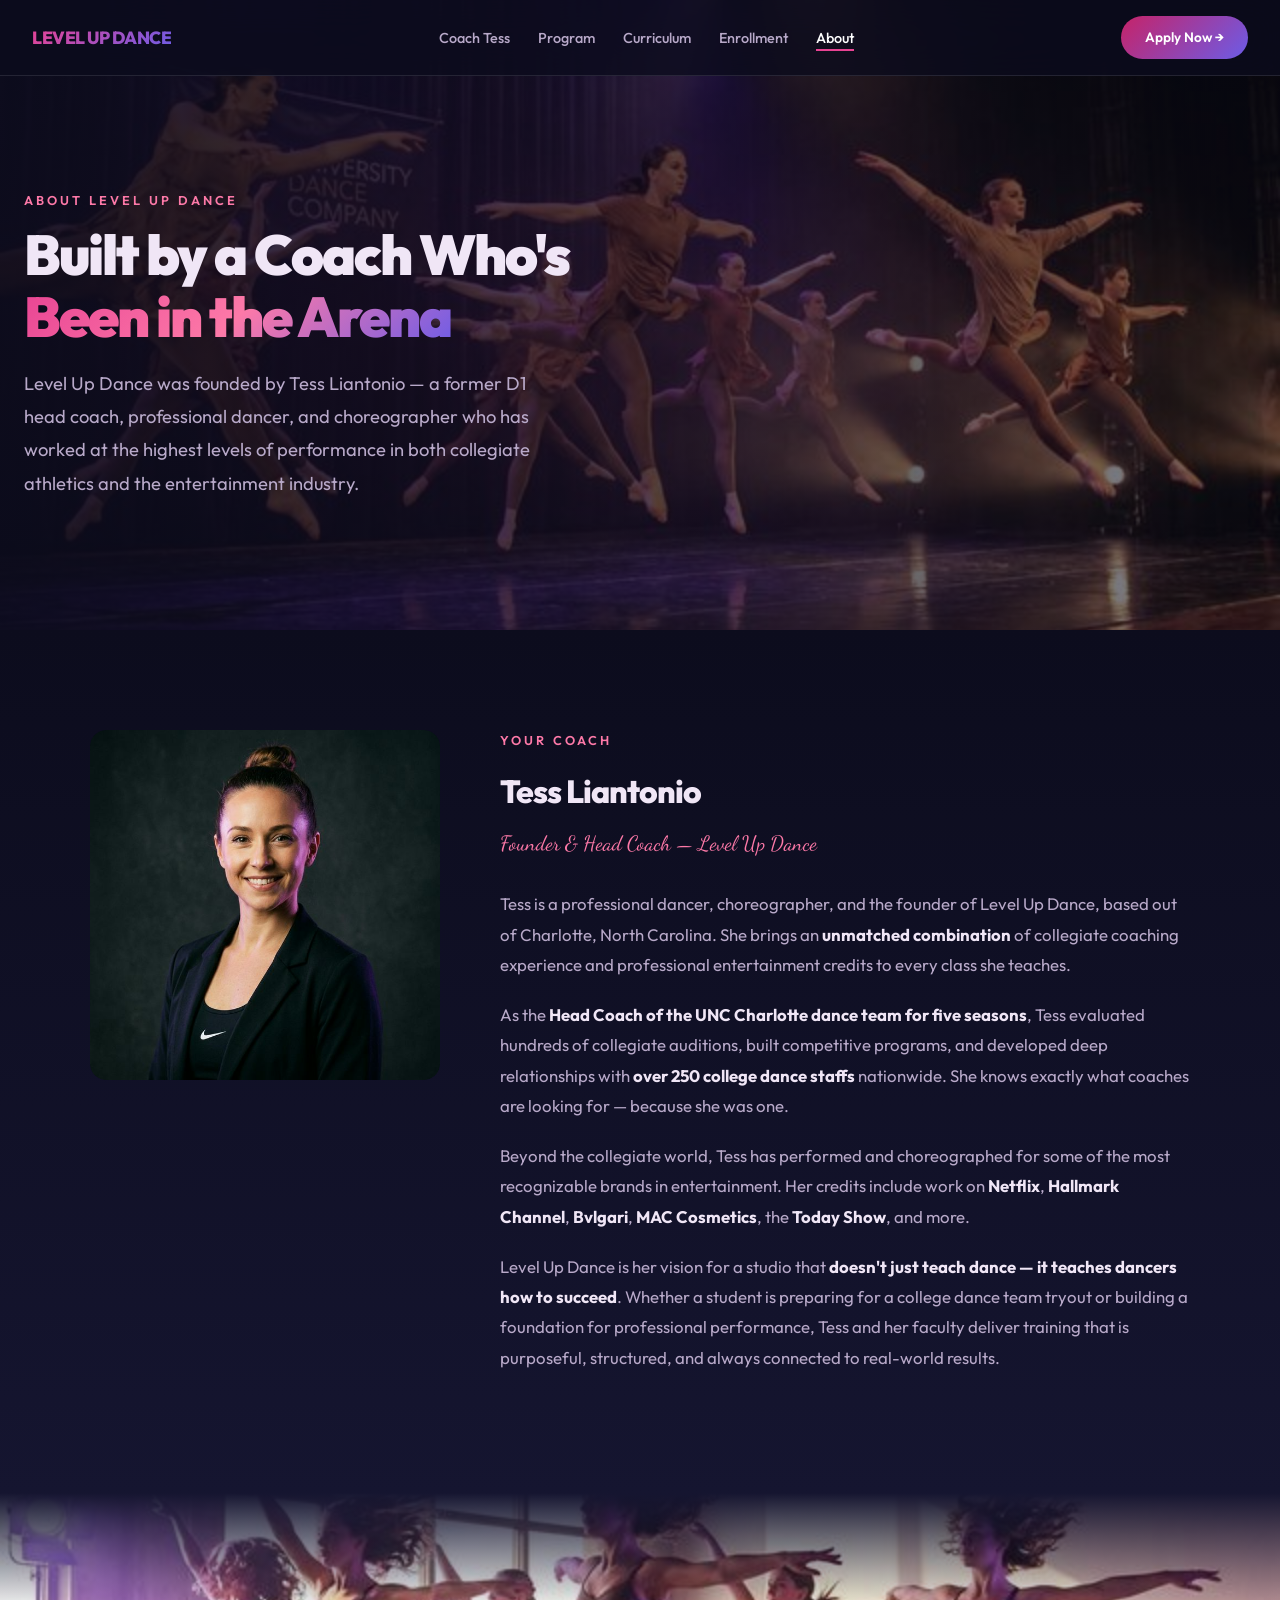
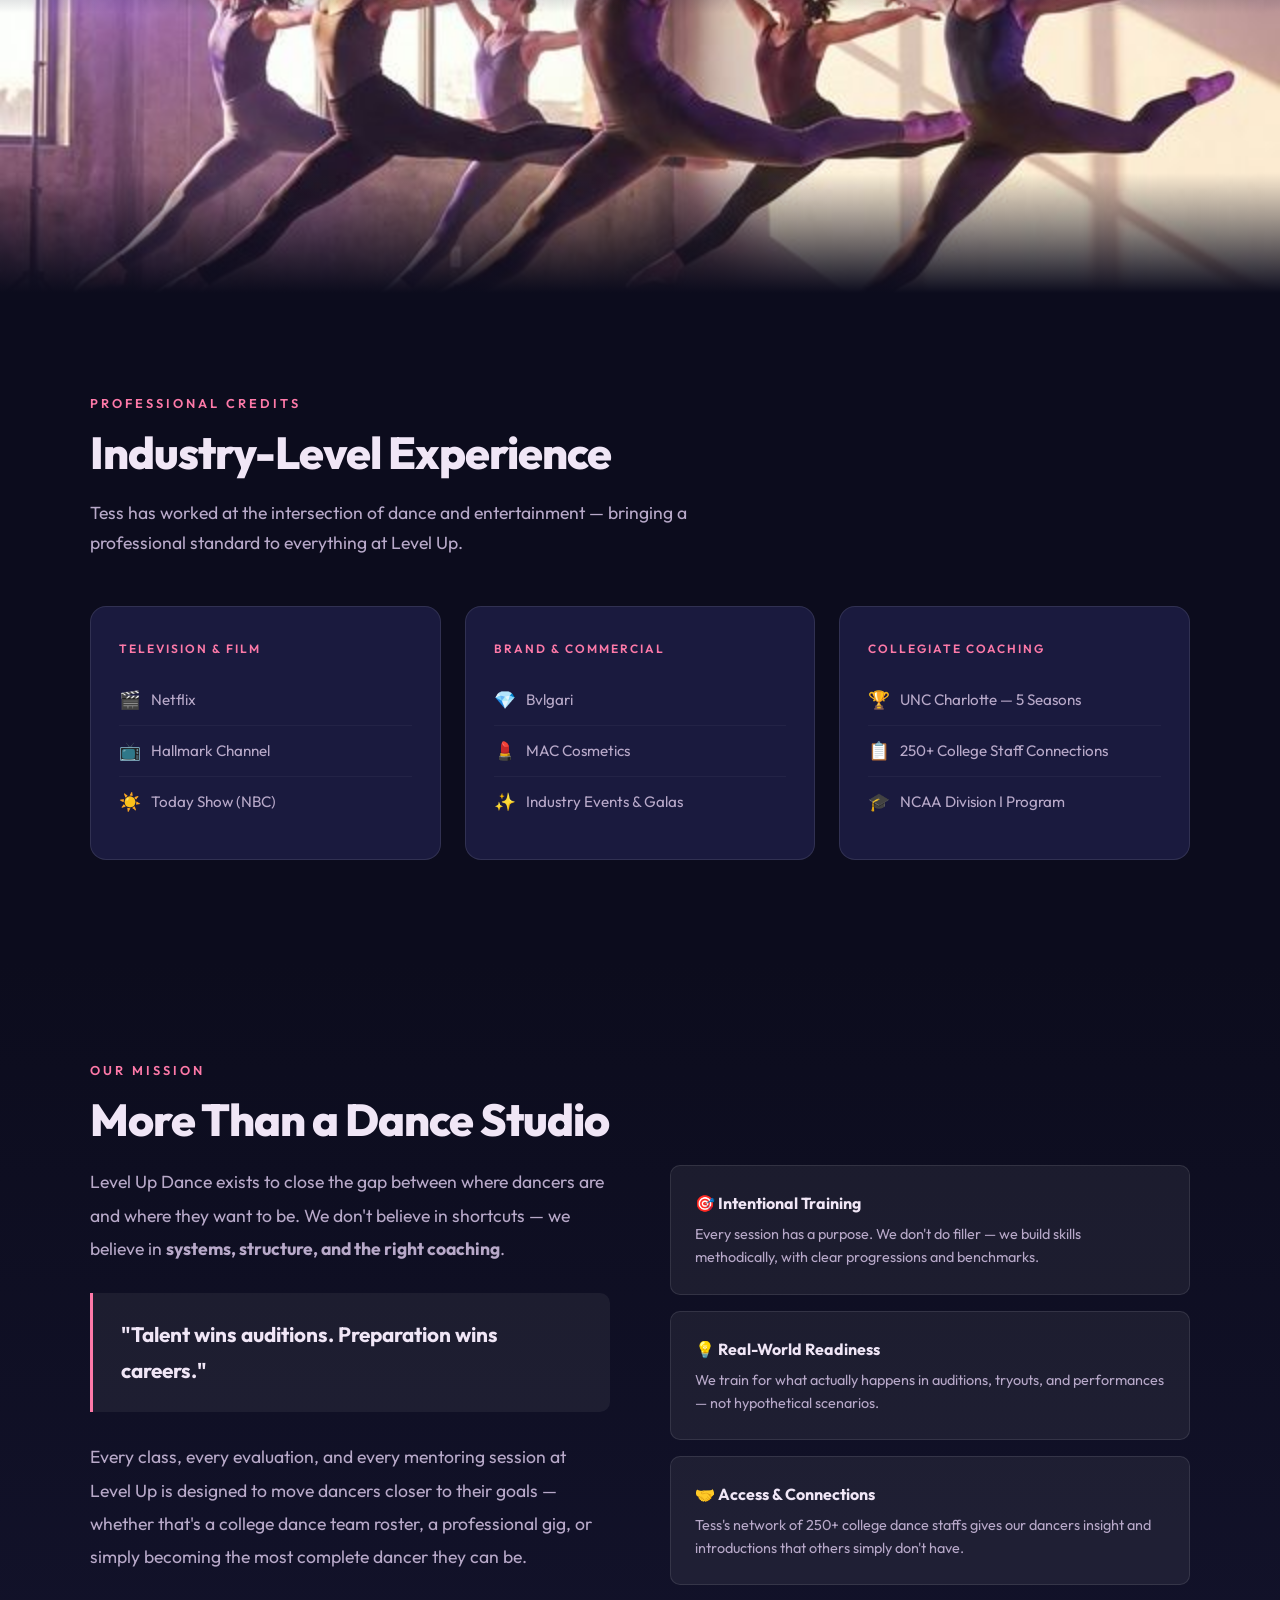
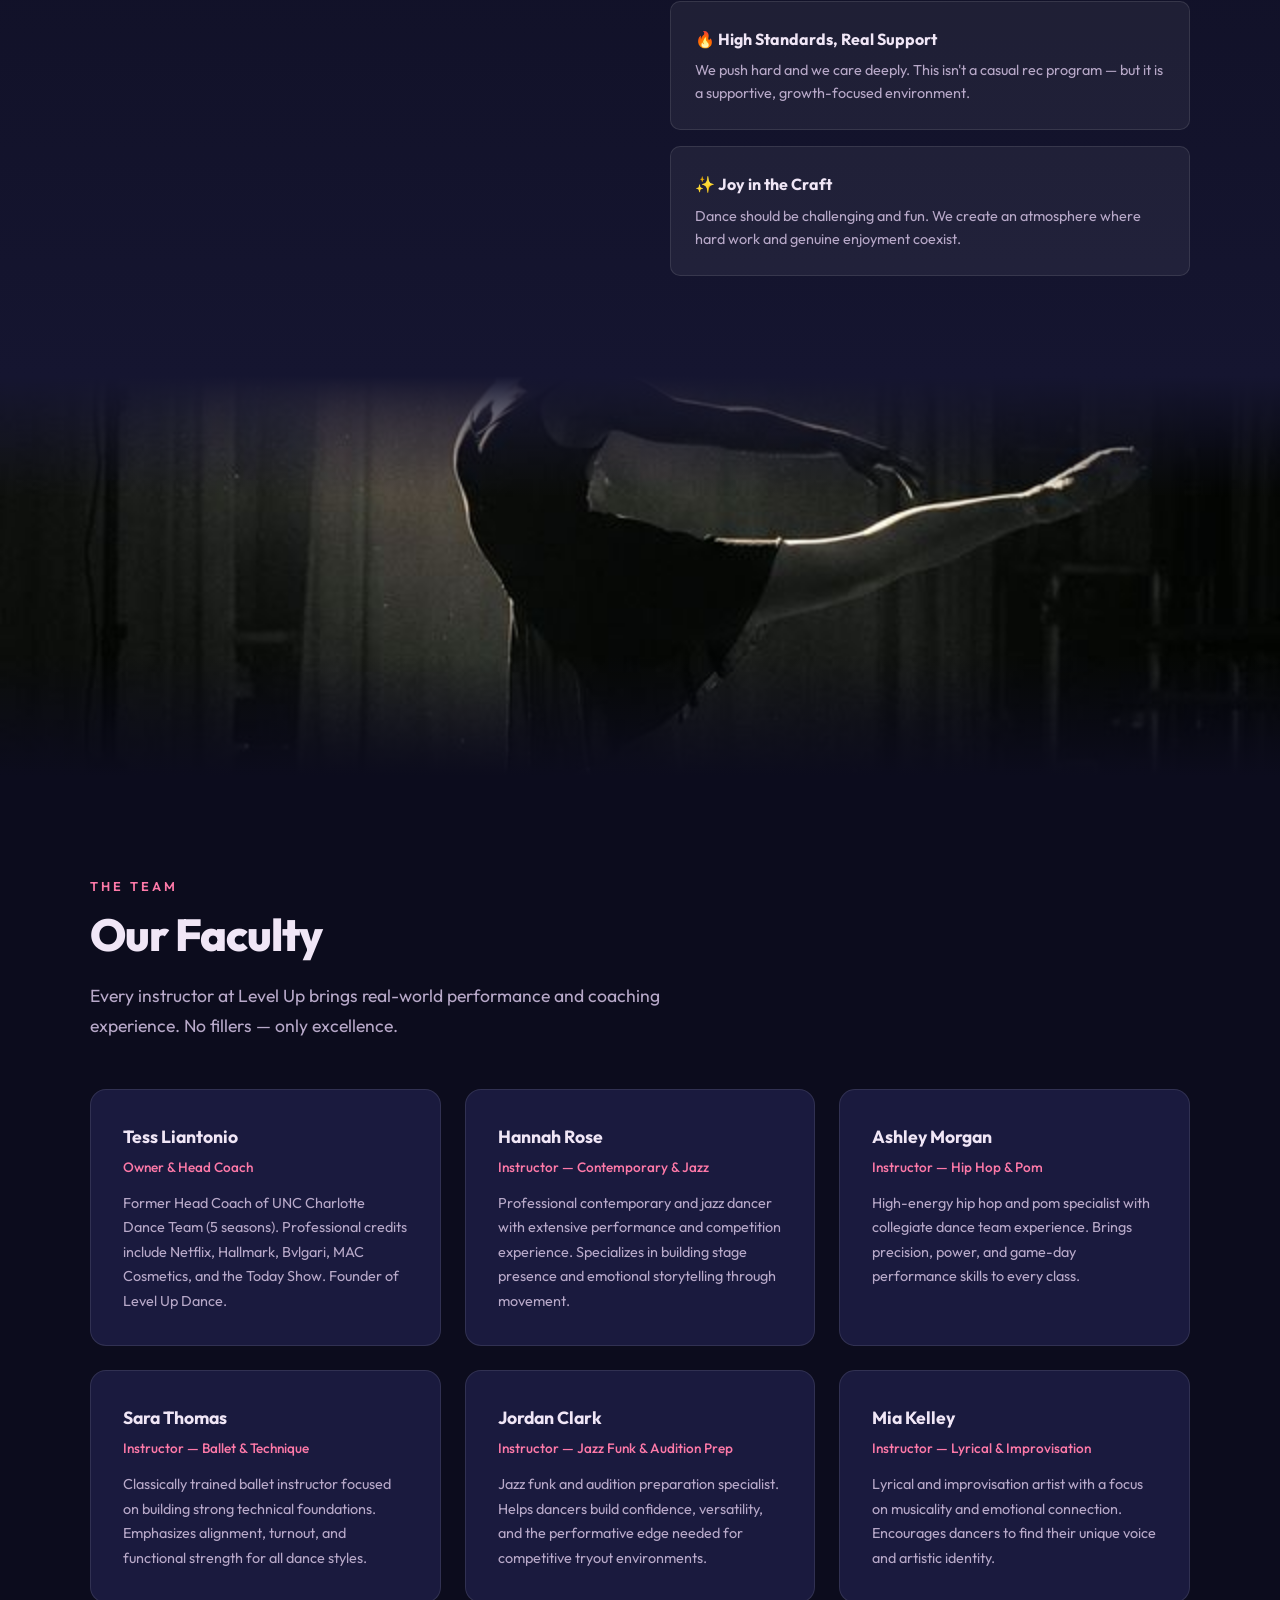
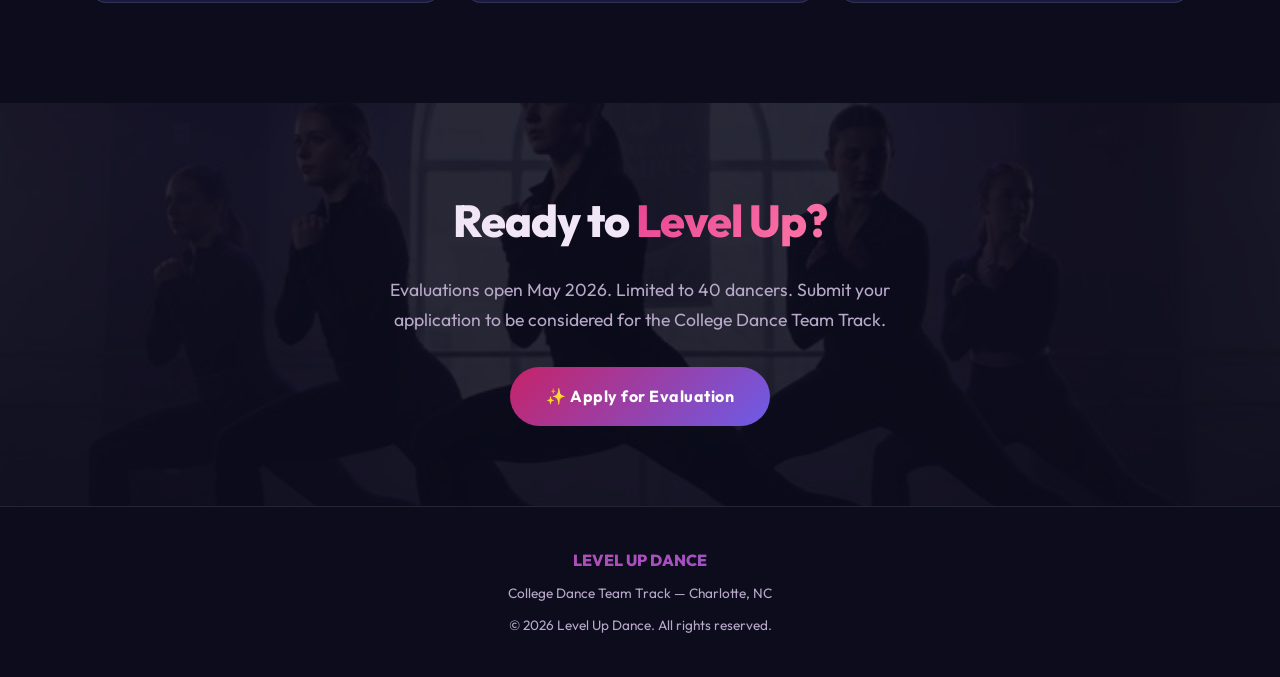
<file: levelupdance-about.html>
<!DOCTYPE html>
<html lang="en">

<head>
    <meta charset="UTF-8">
    <meta name="viewport" content="width=device-width, initial-scale=1.0">
    <title>About Level Up Dance | Tess Liantonio</title>
    <meta name="description"
        content="Meet Tess Liantonio — former D1 Head Coach, professional dancer, and founder of Level Up Dance. Netflix, Hallmark, Bvlgari, Today Show credits.">
    <link rel="preconnect" href="https://fonts.googleapis.com">
    <link rel="preconnect" href="https://fonts.gstatic.com" crossorigin>
    <link
        href="https://fonts.googleapis.com/css2?family=Outfit:wght@300;400;500;600;700;800;900&family=Dancing+Script:wght@700&display=swap"
        rel="stylesheet">
    <style>
        *,
        *::before,
        *::after {
            box-sizing: border-box;
            margin: 0;
            padding: 0;
        }

        :root {
            --primary: #c62368;
            --primary-light: #e84393;
            --secondary: #6c5ce7;
            --accent: #fd79a8;
            --gold: #f39c12;
            --dark: #0c0c1d;
            --dark-card: #151530;
            --dark-surface: #1a1a3e;
            --text: #f0e6f6;
            --text-muted: #b8a9c9;
            --glass: rgba(255, 255, 255, 0.06);
            --glass-border: rgba(255, 255, 255, 0.1);
            --radius: 16px;
            --radius-sm: 10px;
            --transition: 0.3s cubic-bezier(0.4, 0, 0.2, 1);
        }

        html {
            scroll-behavior: smooth;
        }

        body {
            font-family: 'Outfit', sans-serif;
            background: var(--dark);
            color: var(--text);
            line-height: 1.7;
            overflow-x: hidden;
            scrollbar-color: #2a2a4e #0c0c1d;
        }

        /* Dark scrollbar for webkit browsers (Chrome, Safari, Edge) */
        ::-webkit-scrollbar {
            width: 10px;
        }

        ::-webkit-scrollbar-track {
            background: #0c0c1d;
        }

        ::-webkit-scrollbar-thumb {
            background: #2a2a4e;
            border-radius: 5px;
        }

        ::-webkit-scrollbar-thumb:hover {
            background: #3a3a5e;
        }

        /* ═══ NAVIGATION ═══ */
        nav {
            position: fixed;
            top: 0;
            left: 0;
            right: 0;
            z-index: 100;
            padding: 16px 32px;
            display: flex;
            justify-content: space-between;
            align-items: center;
            backdrop-filter: blur(20px);
            background: rgba(12, 12, 29, 0.8);
            border-bottom: 1px solid var(--glass-border);
            transition: var(--transition);
        }

        .nav-logo {
            font-weight: 800;
            font-size: 1.1rem;
            background: linear-gradient(135deg, var(--primary-light), var(--secondary));
            -webkit-background-clip: text;
            background-clip: text;
            -webkit-text-fill-color: transparent;
            letter-spacing: -0.5px;
            text-decoration: none;
        }

        .nav-links {
            display: flex;
            gap: 28px;
            list-style: none;
        }

        .nav-links a {
            color: var(--text-muted);
            text-decoration: none;
            font-weight: 500;
            font-size: 0.9rem;
            transition: var(--transition);
            position: relative;
        }

        .nav-links a::after {
            content: '';
            position: absolute;
            bottom: -4px;
            left: 0;
            width: 0;
            height: 2px;
            background: var(--primary-light);
            transition: var(--transition);
        }

        .nav-links a:hover {
            color: #fff;
        }

        .nav-links a:hover::after {
            width: 100%;
        }

        .nav-links a.active {
            color: #fff;
        }

        .nav-links a.active::after {
            width: 100%;
        }

        .nav-cta {
            padding: 10px 24px;
            background: linear-gradient(135deg, var(--primary), var(--secondary));
            color: #fff;
            text-decoration: none;
            border-radius: 50px;
            font-weight: 600;
            font-size: 0.85rem;
            transition: var(--transition);
            border: none;
            cursor: pointer;
        }

        .nav-cta:hover {
            transform: translateY(-2px);
            box-shadow: 0 8px 25px rgba(198, 35, 104, 0.4);
        }

        /* ═══ ABOUT HERO ═══ */
        .about-hero {
            min-height: 70vh;
            display: flex;
            align-items: center;
            padding: 140px 24px 80px;
            position: relative;
            overflow: hidden;
            background: url('images/stage-performance.png') center center / cover no-repeat;
        }

        .about-hero::before {
            content: '';
            position: absolute;
            inset: 0;
            background:
                linear-gradient(90deg, rgba(12, 12, 29, 0.92) 0%, rgba(12, 12, 29, 0.7) 50%, rgba(12, 12, 29, 0.5) 100%),
                radial-gradient(ellipse at 30% 50%, rgba(198, 35, 104, 0.15) 0%, transparent 60%);
        }

        .about-hero-content {
            position: relative;
            z-index: 2;
            max-width: 650px;
        }

        .about-hero h1 {
            font-size: clamp(2.4rem, 5vw, 3.5rem);
            font-weight: 900;
            line-height: 1.1;
            margin-bottom: 20px;
            letter-spacing: -2px;
        }

        .about-hero h1 .gradient {
            background: linear-gradient(135deg, var(--primary-light), var(--accent), var(--secondary));
            -webkit-background-clip: text;
            background-clip: text;
            -webkit-text-fill-color: transparent;
        }

        .about-hero p {
            font-size: 1.15rem;
            color: var(--text-muted);
            max-width: 520px;
            line-height: 1.8;
        }

        /* ═══ SHARED SECTION STYLES ═══ */
        section {
            padding: 100px 24px;
        }

        .container {
            max-width: 1100px;
            margin: 0 auto;
        }

        .section-label {
            font-size: 0.8rem;
            font-weight: 600;
            text-transform: uppercase;
            letter-spacing: 3px;
            color: var(--accent);
            margin-bottom: 12px;
        }

        .section-title {
            font-size: clamp(2rem, 4vw, 2.8rem);
            font-weight: 800;
            line-height: 1.15;
            margin-bottom: 20px;
            letter-spacing: -1px;
        }

        .section-subtitle {
            font-size: 1.1rem;
            color: var(--text-muted);
            max-width: 640px;
            margin-bottom: 48px;
        }

        /* ═══ TESS BIO SECTION ═══ */
        .bio-section {
            background: linear-gradient(180deg, var(--dark) 0%, var(--dark-card) 100%);
        }

        .bio-layout {
            display: grid;
            grid-template-columns: 350px 1fr;
            gap: 60px;
            align-items: start;
        }

        .bio-portrait {
            position: sticky;
            top: 100px;
            border-radius: var(--radius);
            overflow: hidden;
        }

        .bio-portrait img {
            width: 100%;
            display: block;
            border-radius: var(--radius);
        }

        .bio-content h2 {
            font-size: 2rem;
            font-weight: 800;
            margin-bottom: 8px;
            letter-spacing: -1px;
        }

        .bio-role {
            font-family: 'Dancing Script', cursive;
            font-size: 1.3rem;
            color: var(--accent);
            margin-bottom: 28px;
        }

        .bio-content p {
            color: var(--text-muted);
            font-size: 1.05rem;
            margin-bottom: 20px;
            line-height: 1.8;
        }

        .bio-content p strong {
            color: var(--text);
        }

        /* ═══ CREDITS ═══ */
        .credits-section {
            background: var(--dark);
        }

        .credits-grid {
            display: grid;
            grid-template-columns: repeat(auto-fit, minmax(280px, 1fr));
            gap: 24px;
            margin-top: 40px;
        }

        .credit-card {
            padding: 32px 28px;
            border-radius: var(--radius);
            background: var(--dark-surface);
            border: 1px solid var(--glass-border);
            transition: var(--transition);
        }

        .credit-card:hover {
            border-color: var(--accent);
            transform: translateY(-4px);
            box-shadow: 0 16px 32px rgba(0, 0, 0, 0.3);
        }

        .credit-category {
            font-size: 0.75rem;
            font-weight: 600;
            text-transform: uppercase;
            letter-spacing: 2px;
            color: var(--accent);
            margin-bottom: 16px;
        }

        .credit-list {
            list-style: none;
        }

        .credit-list li {
            padding: 10px 0;
            color: var(--text-muted);
            font-size: 0.95rem;
            display: flex;
            align-items: center;
            gap: 10px;
            border-bottom: 1px solid rgba(255, 255, 255, 0.04);
        }

        .credit-list li:last-child {
            border-bottom: none;
        }

        .credit-list .icon {
            font-size: 1.1rem;
        }

        /* ═══ MISSION & VALUES ═══ */
        .mission-section {
            background: linear-gradient(180deg, var(--dark) 0%, var(--dark-card) 100%);
        }

        .mission-content {
            display: grid;
            grid-template-columns: 1fr 1fr;
            gap: 60px;
            align-items: start;
        }

        .mission-text p {
            color: var(--text-muted);
            font-size: 1.1rem;
            line-height: 1.9;
            margin-bottom: 20px;
        }

        .mission-text .highlight-quote {
            font-size: 1.3rem;
            font-weight: 700;
            color: var(--text);
            padding: 24px 28px;
            border-left: 3px solid var(--accent);
            background: var(--glass);
            border-radius: 0 var(--radius-sm) var(--radius-sm) 0;
            margin: 28px 0;
        }

        .values-grid {
            display: grid;
            gap: 16px;
        }

        .value-card {
            padding: 24px;
            border-radius: var(--radius-sm);
            background: var(--glass);
            border: 1px solid var(--glass-border);
            transition: var(--transition);
        }

        .value-card:hover {
            border-color: var(--primary-light);
            transform: translateX(6px);
        }

        .value-card h3 {
            font-weight: 700;
            font-size: 1rem;
            margin-bottom: 6px;
            display: flex;
            align-items: center;
            gap: 10px;
        }

        .value-card p {
            color: var(--text-muted);
            font-size: 0.9rem;
            line-height: 1.6;
        }

        /* ═══ FULL-WIDTH IMAGE BREAK ═══ */
        .image-break {
            width: 100%;
            height: 400px;
            position: relative;
            overflow: hidden;
        }

        .image-break img {
            width: 100%;
            height: 100%;
            object-fit: cover;
            display: block;
        }

        .image-break::after {
            content: '';
            position: absolute;
            inset: 0;
            background: linear-gradient(180deg, var(--dark-card) 0%, transparent 30%, transparent 70%, var(--dark) 100%);
        }

        /* ═══ FACULTY ═══ */
        .faculty-section {
            background: var(--dark);
        }

        .faculty-grid {
            display: grid;
            grid-template-columns: repeat(auto-fit, minmax(300px, 1fr));
            gap: 24px;
            margin-top: 40px;
        }

        .faculty-card {
            padding: 32px;
            border-radius: var(--radius);
            background: var(--dark-surface);
            border: 1px solid var(--glass-border);
            transition: var(--transition);
        }

        .faculty-card:hover {
            border-color: var(--primary-light);
            transform: translateY(-4px);
        }

        .faculty-name {
            font-weight: 700;
            font-size: 1.1rem;
            margin-bottom: 4px;
        }

        .faculty-role {
            font-size: 0.85rem;
            color: var(--accent);
            margin-bottom: 12px;
            font-weight: 500;
        }

        .faculty-bio {
            font-size: 0.9rem;
            color: var(--text-muted);
            line-height: 1.7;
        }

        /* ═══ CTA BANNER ═══ */
        .cta-banner {
            text-align: center;
            padding: 80px 24px;
            background:
                url('images/team-lunge.png') center center / cover no-repeat;
            position: relative;
        }

        .cta-banner::before {
            content: '';
            position: absolute;
            inset: 0;
            background: rgba(12, 12, 29, 0.88);
        }

        .cta-banner-content {
            position: relative;
            z-index: 2;
        }

        .cta-banner h2 {
            font-size: clamp(1.8rem, 4vw, 2.8rem);
            font-weight: 800;
            margin-bottom: 16px;
            letter-spacing: -1px;
        }

        .cta-banner h2 .gradient {
            background: linear-gradient(135deg, var(--primary-light), var(--accent));
            -webkit-background-clip: text;
            background-clip: text;
            -webkit-text-fill-color: transparent;
        }

        .cta-banner p {
            color: var(--text-muted);
            font-size: 1.1rem;
            margin-bottom: 32px;
            max-width: 500px;
            margin-left: auto;
            margin-right: auto;
        }

        .btn-primary {
            padding: 16px 36px;
            border-radius: 50px;
            font-weight: 700;
            font-size: 1rem;
            text-decoration: none;
            display: inline-flex;
            align-items: center;
            gap: 10px;
            background: linear-gradient(135deg, var(--primary), var(--secondary));
            color: #fff;
            border: none;
            cursor: pointer;
            transition: var(--transition);
            font-family: 'Outfit', sans-serif;
            letter-spacing: 0.5px;
        }

        .btn-primary:hover {
            transform: translateY(-3px);
            box-shadow: 0 12px 35px rgba(198, 35, 104, 0.45);
        }

        /* ═══ FOOTER ═══ */
        footer {
            padding: 40px 24px;
            text-align: center;
            border-top: 1px solid var(--glass-border);
        }

        footer p {
            color: var(--text-muted);
            font-size: 0.85rem;
        }

        .footer-brand {
            font-weight: 800;
            font-size: 1rem;
            margin-bottom: 8px;
            background: linear-gradient(135deg, var(--primary-light), var(--secondary));
            -webkit-background-clip: text;
            background-clip: text;
            -webkit-text-fill-color: transparent;
        }

        /* ═══ RESPONSIVE ═══ */
        @media (max-width: 768px) {
            .nav-links {
                display: none;
            }

            .bio-layout {
                grid-template-columns: 1fr;
                gap: 32px;
            }

            .bio-portrait {
                position: static;
                max-width: 280px;
            }

            .mission-content {
                grid-template-columns: 1fr;
                gap: 40px;
            }

            .image-break {
                height: 250px;
            }
        }

        /* ═══ ANIMATIONS ═══ */
        .fade-up {
            opacity: 0;
            transform: translateY(30px);
            transition: opacity 0.6s ease, transform 0.6s ease;
        }

        .fade-up.visible {
            opacity: 1;
            transform: translateY(0);
        }
    </style>
</head>

<body>
    <!-- Navigation -->
    <nav>
        <a href="levelupdance.html" class="nav-logo">LEVEL UP DANCE</a>
        <ul class="nav-links">
            <li><a href="levelupdance.html#coach">Coach Tess</a></li>
            <li><a href="levelupdance.html#program">Program</a></li>
            <li><a href="levelupdance.html#tracks">Curriculum</a></li>
            <li><a href="levelupdance.html#enrollment">Enrollment</a></li>
            <li><a href="levelupdance-about.html" class="active">About</a></li>
        </ul>
        <a href="levelupdance.html#apply" class="nav-cta">Apply Now →</a>
    </nav>

    <!-- About Hero -->
    <section class="about-hero">
        <div class="about-hero-content fade-up">
            <div class="section-label">About Level Up Dance</div>
            <h1>Built by a Coach Who's<br><span class="gradient">Been in the Arena</span></h1>
            <p>Level Up Dance was founded by Tess Liantonio — a former D1 head coach, professional dancer, and
                choreographer who has worked at the highest levels of performance in both collegiate athletics and the
                entertainment industry.</p>
        </div>
    </section>

    <!-- Bio Section -->
    <section class="bio-section">
        <div class="container">
            <div class="bio-layout">
                <div class="bio-portrait fade-up">
                    <img src="images/coach-tess.png" alt="Tess Liantonio — Founder & Head Coach of Level Up Dance">
                </div>
                <div class="bio-content fade-up">
                    <div class="section-label">Your Coach</div>
                    <h2>Tess Liantonio</h2>
                    <div class="bio-role">Founder & Head Coach — Level Up Dance</div>

                    <p>Tess is a professional dancer, choreographer, and the founder of Level Up Dance, based out of
                        Charlotte, North Carolina. She brings an <strong>unmatched combination</strong> of collegiate
                        coaching experience and professional entertainment credits to every class she teaches.</p>

                    <p>As the <strong>Head Coach of the UNC Charlotte dance team for five seasons</strong>, Tess
                        evaluated hundreds of collegiate auditions, built competitive programs, and developed deep
                        relationships with <strong>over 250 college dance staffs</strong> nationwide. She knows exactly
                        what coaches are looking for — because she was one.</p>

                    <p>Beyond the collegiate world, Tess has performed and choreographed for some of the most
                        recognizable brands in entertainment. Her credits include work on <strong>Netflix</strong>,
                        <strong>Hallmark Channel</strong>, <strong>Bvlgari</strong>, <strong>MAC Cosmetics</strong>, the
                        <strong>Today Show</strong>, and more.
                    </p>

                    <p>Level Up Dance is her vision for a studio that <strong>doesn't just teach dance — it teaches
                            dancers how to succeed</strong>. Whether a student is preparing for a college dance team
                        tryout or building a foundation for professional performance, Tess and her faculty deliver
                        training that is purposeful, structured, and always connected to real-world results.</p>
                </div>
            </div>
        </div>
    </section>

    <!-- Image Break -->
    <div class="image-break">
        <img src="images/studio-jump.png" alt="Dancers leaping in sunlit studio">
    </div>

    <!-- Professional Credits -->
    <section class="credits-section">
        <div class="container">
            <div class="section-label">Professional Credits</div>
            <h2 class="section-title">Industry-Level Experience</h2>
            <p class="section-subtitle">Tess has worked at the intersection of dance and entertainment — bringing a
                professional standard to everything at Level Up.</p>

            <div class="credits-grid fade-up">
                <div class="credit-card">
                    <div class="credit-category">Television & Film</div>
                    <ul class="credit-list">
                        <li><span class="icon">🎬</span> Netflix</li>
                        <li><span class="icon">📺</span> Hallmark Channel</li>
                        <li><span class="icon">☀️</span> Today Show (NBC)</li>
                    </ul>
                </div>
                <div class="credit-card">
                    <div class="credit-category">Brand & Commercial</div>
                    <ul class="credit-list">
                        <li><span class="icon">💎</span> Bvlgari</li>
                        <li><span class="icon">💄</span> MAC Cosmetics</li>
                        <li><span class="icon">✨</span> Industry Events & Galas</li>
                    </ul>
                </div>
                <div class="credit-card">
                    <div class="credit-category">Collegiate Coaching</div>
                    <ul class="credit-list">
                        <li><span class="icon">🏆</span> UNC Charlotte — 5 Seasons</li>
                        <li><span class="icon">📋</span> 250+ College Staff Connections</li>
                        <li><span class="icon">🎓</span> NCAA Division I Program</li>
                    </ul>
                </div>
            </div>
        </div>
    </section>

    <!-- Mission & Values -->
    <section class="mission-section">
        <div class="container">
            <div class="section-label">Our Mission</div>
            <h2 class="section-title">More Than a Dance Studio</h2>

            <div class="mission-content fade-up">
                <div class="mission-text">
                    <p>Level Up Dance exists to close the gap between where dancers are and where they want to be. We
                        don't believe in shortcuts — we believe in <strong>systems, structure, and the right
                            coaching</strong>.</p>

                    <div class="highlight-quote">
                        "Talent wins auditions. Preparation wins careers."
                    </div>

                    <p>Every class, every evaluation, and every mentoring session at Level Up is designed to move
                        dancers
                        closer to their goals — whether that's a college dance team roster, a professional gig, or
                        simply becoming the most complete dancer they can be.</p>
                </div>

                <div class="values-grid">
                    <div class="value-card">
                        <h3>🎯 Intentional Training</h3>
                        <p>Every session has a purpose. We don't do filler — we build skills methodically, with clear
                            progressions and benchmarks.</p>
                    </div>
                    <div class="value-card">
                        <h3>💡 Real-World Readiness</h3>
                        <p>We train for what actually happens in auditions, tryouts, and performances — not hypothetical
                            scenarios.</p>
                    </div>
                    <div class="value-card">
                        <h3>🤝 Access & Connections</h3>
                        <p>Tess's network of 250+ college dance staffs gives our dancers insight and introductions that
                            others simply don't have.</p>
                    </div>
                    <div class="value-card">
                        <h3>🔥 High Standards, Real Support</h3>
                        <p>We push hard and we care deeply. This isn't a casual rec program — but it is a supportive,
                            growth-focused environment.</p>
                    </div>
                    <div class="value-card">
                        <h3>✨ Joy in the Craft</h3>
                        <p>Dance should be challenging and fun. We create an atmosphere where hard work and genuine
                            enjoyment coexist.</p>
                    </div>
                </div>
            </div>
        </div>
    </section>

    <!-- Image Break 2 -->
    <div class="image-break">
        <img src="images/silhouette.png" alt="Dancer silhouette in dramatic backlight">
    </div>

    <!-- Faculty -->
    <section class="faculty-section">
        <div class="container">
            <div class="section-label">The Team</div>
            <h2 class="section-title">Our Faculty</h2>
            <p class="section-subtitle">Every instructor at Level Up brings real-world performance and coaching
                experience. No fillers — only excellence.</p>

            <div class="faculty-grid fade-up">
                <div class="faculty-card">
                    <div class="faculty-name">Tess Liantonio</div>
                    <div class="faculty-role">Owner & Head Coach</div>
                    <p class="faculty-bio">Former Head Coach of UNC Charlotte Dance Team (5 seasons). Professional
                        credits include Netflix, Hallmark, Bvlgari, MAC Cosmetics, and the Today Show. Founder of Level
                        Up Dance.</p>
                </div>
                <div class="faculty-card">
                    <div class="faculty-name">Hannah Rose</div>
                    <div class="faculty-role">Instructor — Contemporary & Jazz</div>
                    <p class="faculty-bio">Professional contemporary and jazz dancer with extensive performance and
                        competition experience. Specializes in building stage presence and emotional storytelling
                        through
                        movement.</p>
                </div>
                <div class="faculty-card">
                    <div class="faculty-name">Ashley Morgan</div>
                    <div class="faculty-role">Instructor — Hip Hop & Pom</div>
                    <p class="faculty-bio">High-energy hip hop and pom specialist with collegiate dance team experience.
                        Brings precision, power, and game-day performance skills to every class.</p>
                </div>
                <div class="faculty-card">
                    <div class="faculty-name">Sara Thomas</div>
                    <div class="faculty-role">Instructor — Ballet & Technique</div>
                    <p class="faculty-bio">Classically trained ballet instructor focused on building strong technical
                        foundations. Emphasizes alignment, turnout, and functional strength for all dance styles.</p>
                </div>
                <div class="faculty-card">
                    <div class="faculty-name">Jordan Clark</div>
                    <div class="faculty-role">Instructor — Jazz Funk & Audition Prep</div>
                    <p class="faculty-bio">Jazz funk and audition preparation specialist. Helps dancers build
                        confidence,
                        versatility, and the performative edge needed for competitive tryout environments.</p>
                </div>
                <div class="faculty-card">
                    <div class="faculty-name">Mia Kelley</div>
                    <div class="faculty-role">Instructor — Lyrical & Improvisation</div>
                    <p class="faculty-bio">Lyrical and improvisation artist with a focus on musicality and emotional
                        connection. Encourages dancers to find their unique voice and artistic identity.</p>
                </div>
            </div>
        </div>
    </section>

    <!-- CTA Banner -->
    <section class="cta-banner">
        <div class="cta-banner-content fade-up">
            <h2>Ready to <span class="gradient">Level Up?</span></h2>
            <p>Evaluations open May 2026. Limited to 40 dancers. Submit your application to be considered for the
                College Dance Team Track.</p>
            <a href="levelupdance.html#apply" class="btn-primary">✨ Apply for Evaluation</a>
        </div>
    </section>

    <!-- Footer -->
    <footer>
        <div class="footer-brand">LEVEL UP DANCE</div>
        <p>College Dance Team Track — Charlotte, NC</p>
        <p style="margin-top: 8px;">© 2026 Level Up Dance. All rights reserved.</p>
    </footer>

    <!-- Script -->
    <script>
        // Fade-in on scroll
        const observer = new IntersectionObserver((entries) => {
            entries.forEach(entry => {
                if (entry.isIntersecting) {
                    entry.target.classList.add('visible');
                    observer.unobserve(entry.target);
                }
            });
        }, { threshold: 0.15 });

        document.querySelectorAll('.fade-up').forEach(el => observer.observe(el));

        // Smooth nav background on scroll
        window.addEventListener('scroll', () => {
            const nav = document.querySelector('nav');
            nav.style.background = window.scrollY > 60
                ? 'rgba(12,12,29,0.95)' : 'rgba(12,12,29,0.8)';
        });
    </script>
</body>

</html>
</file>
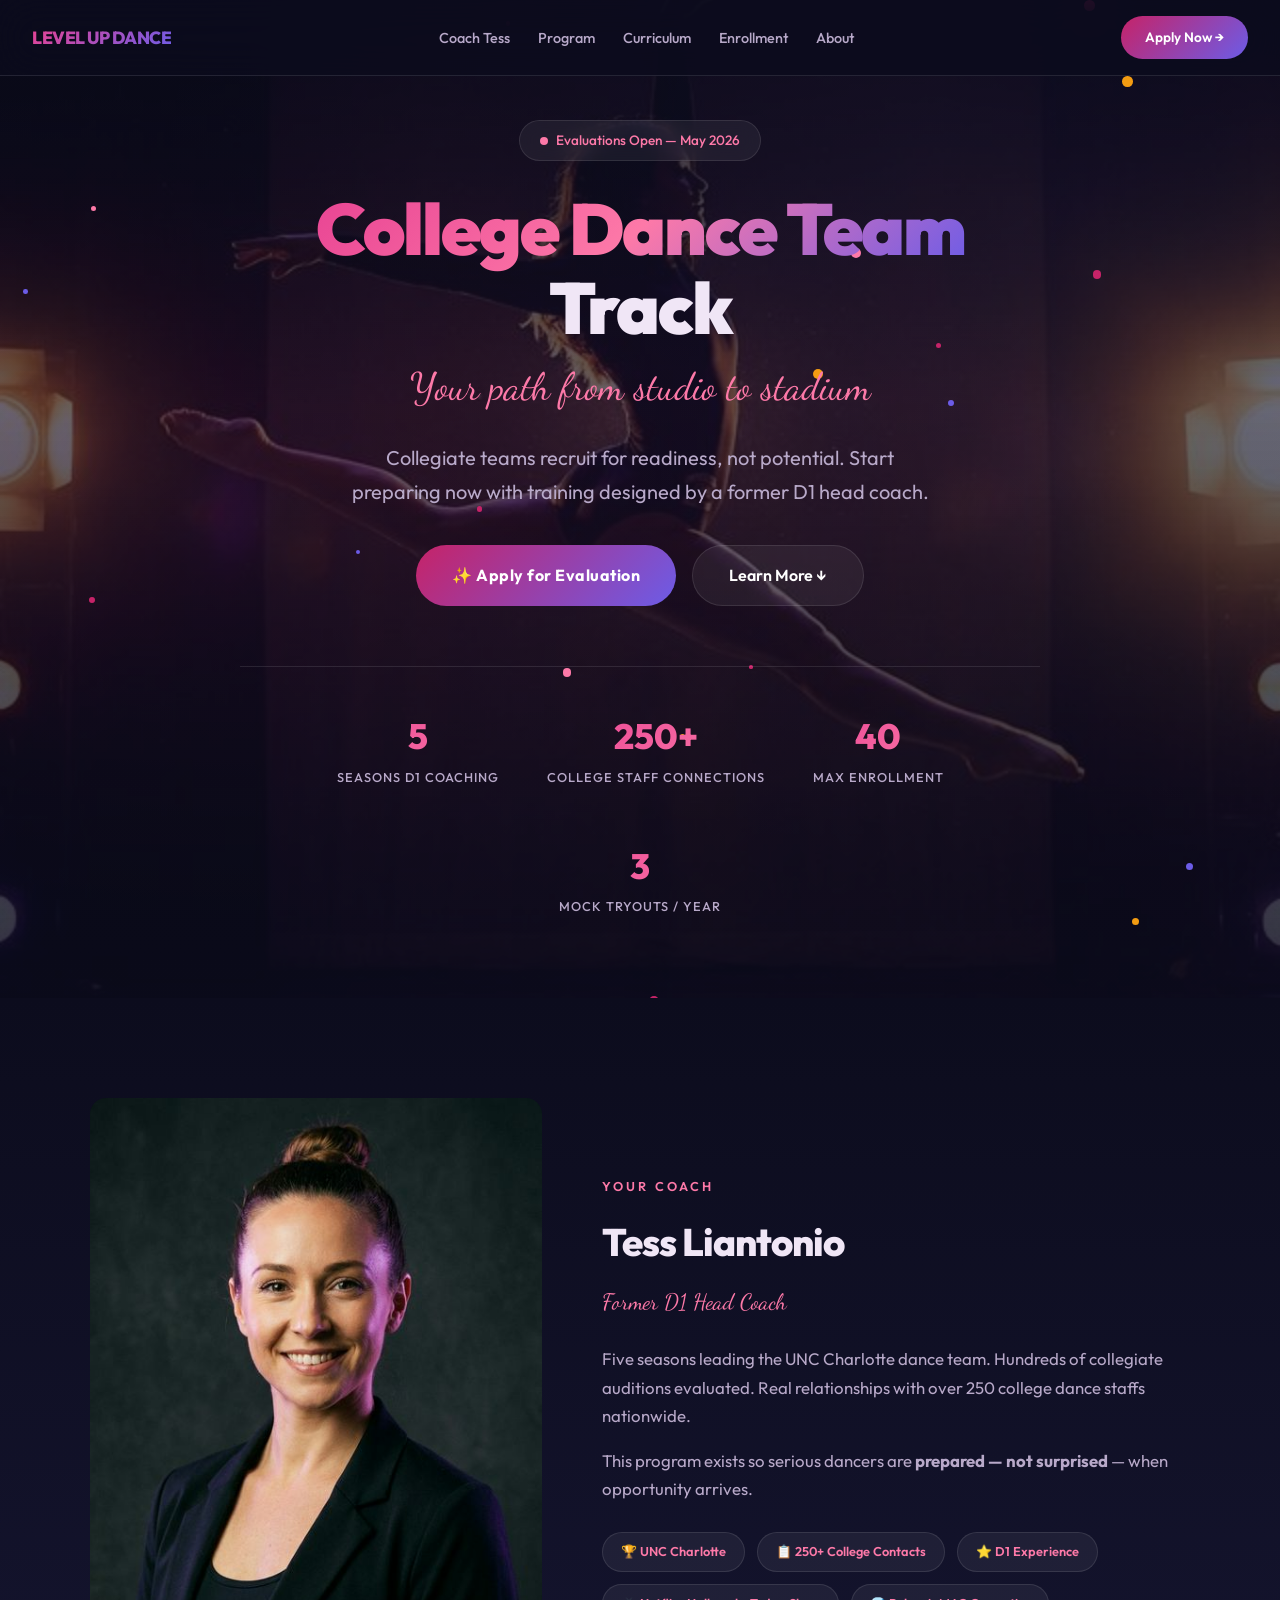
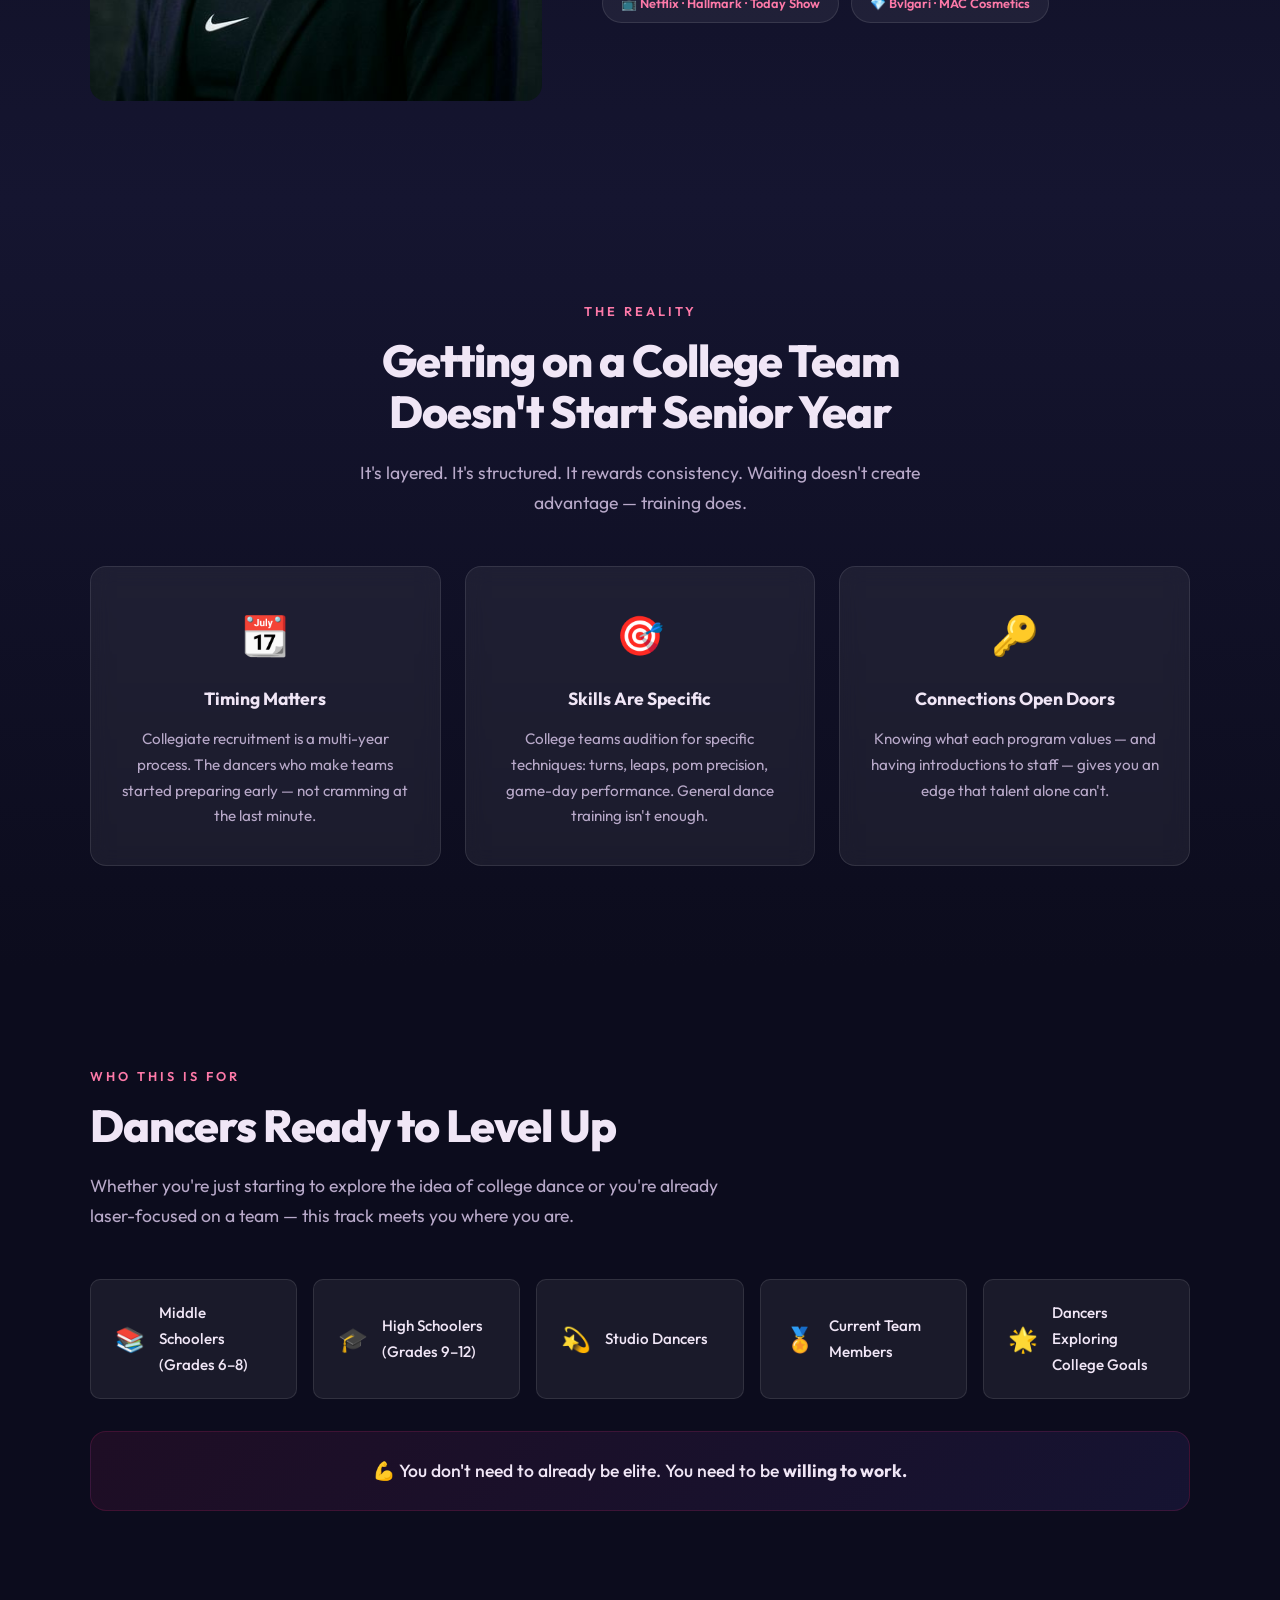
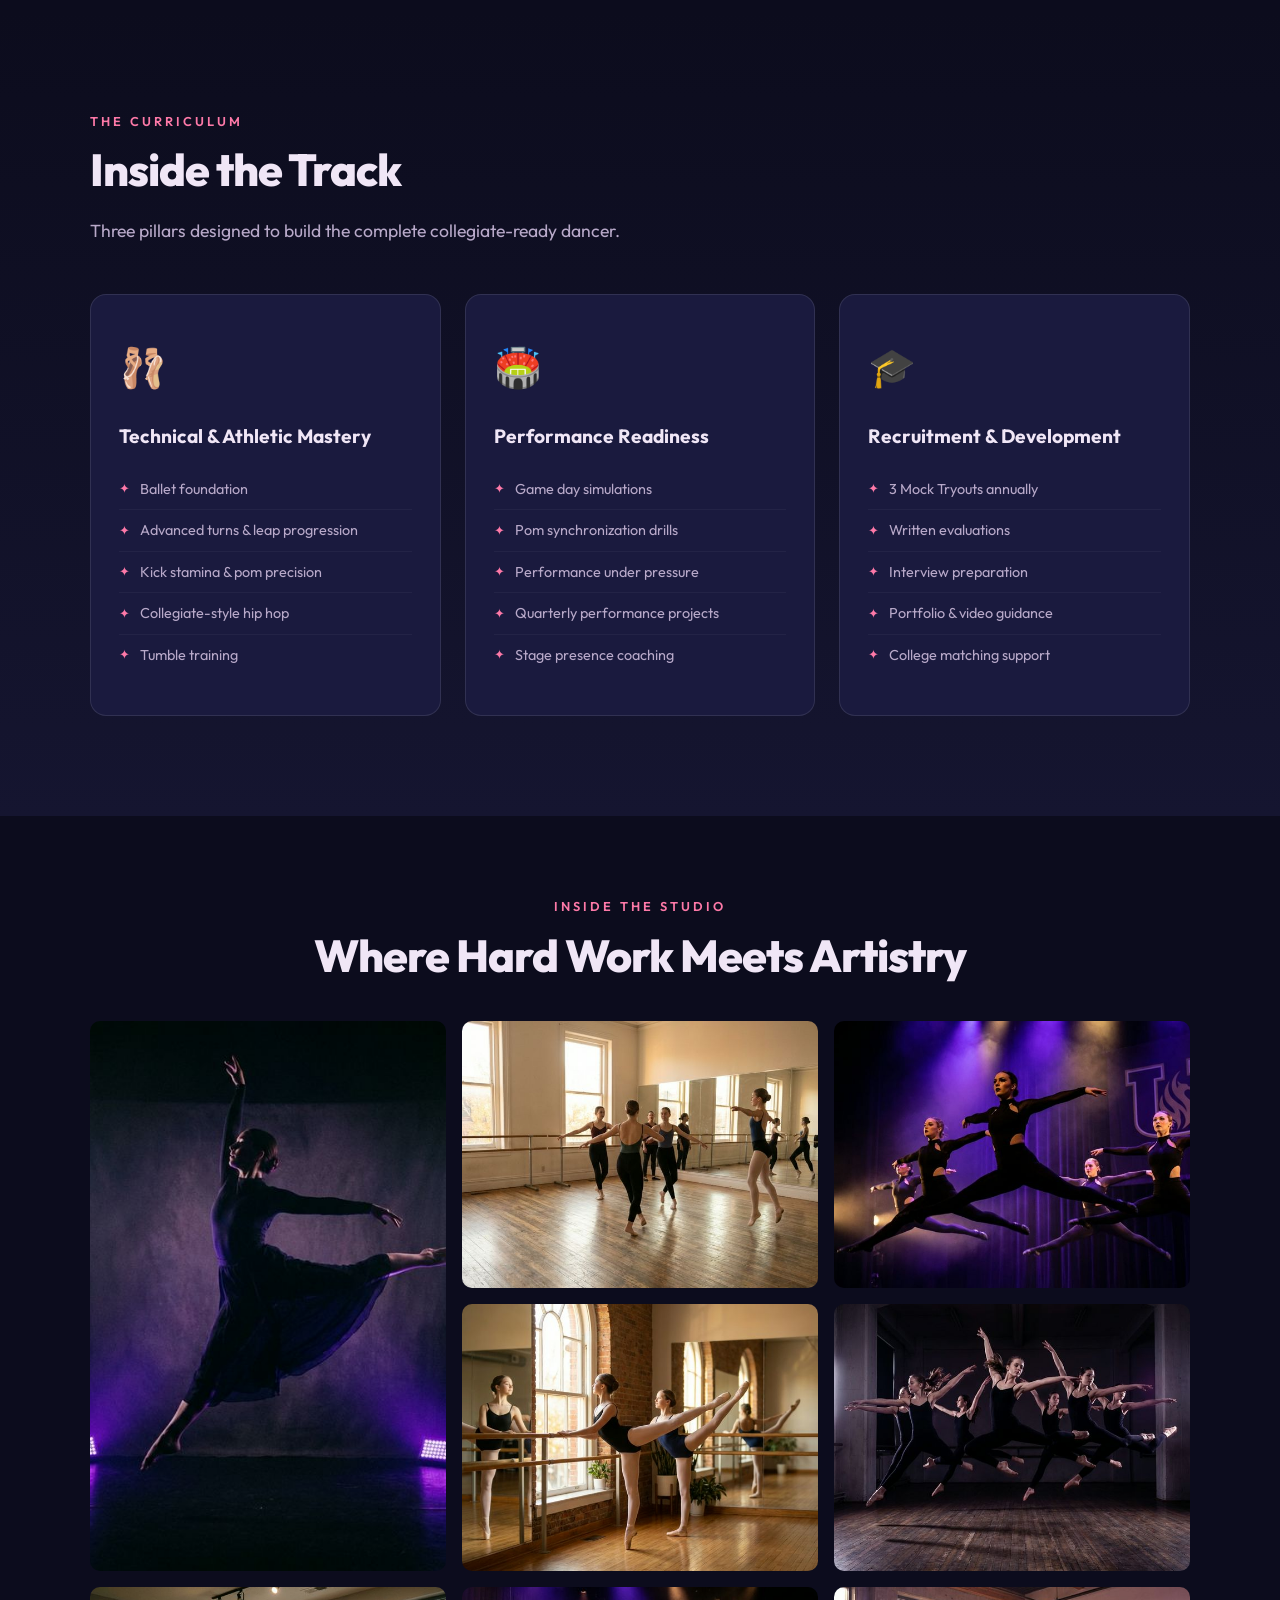
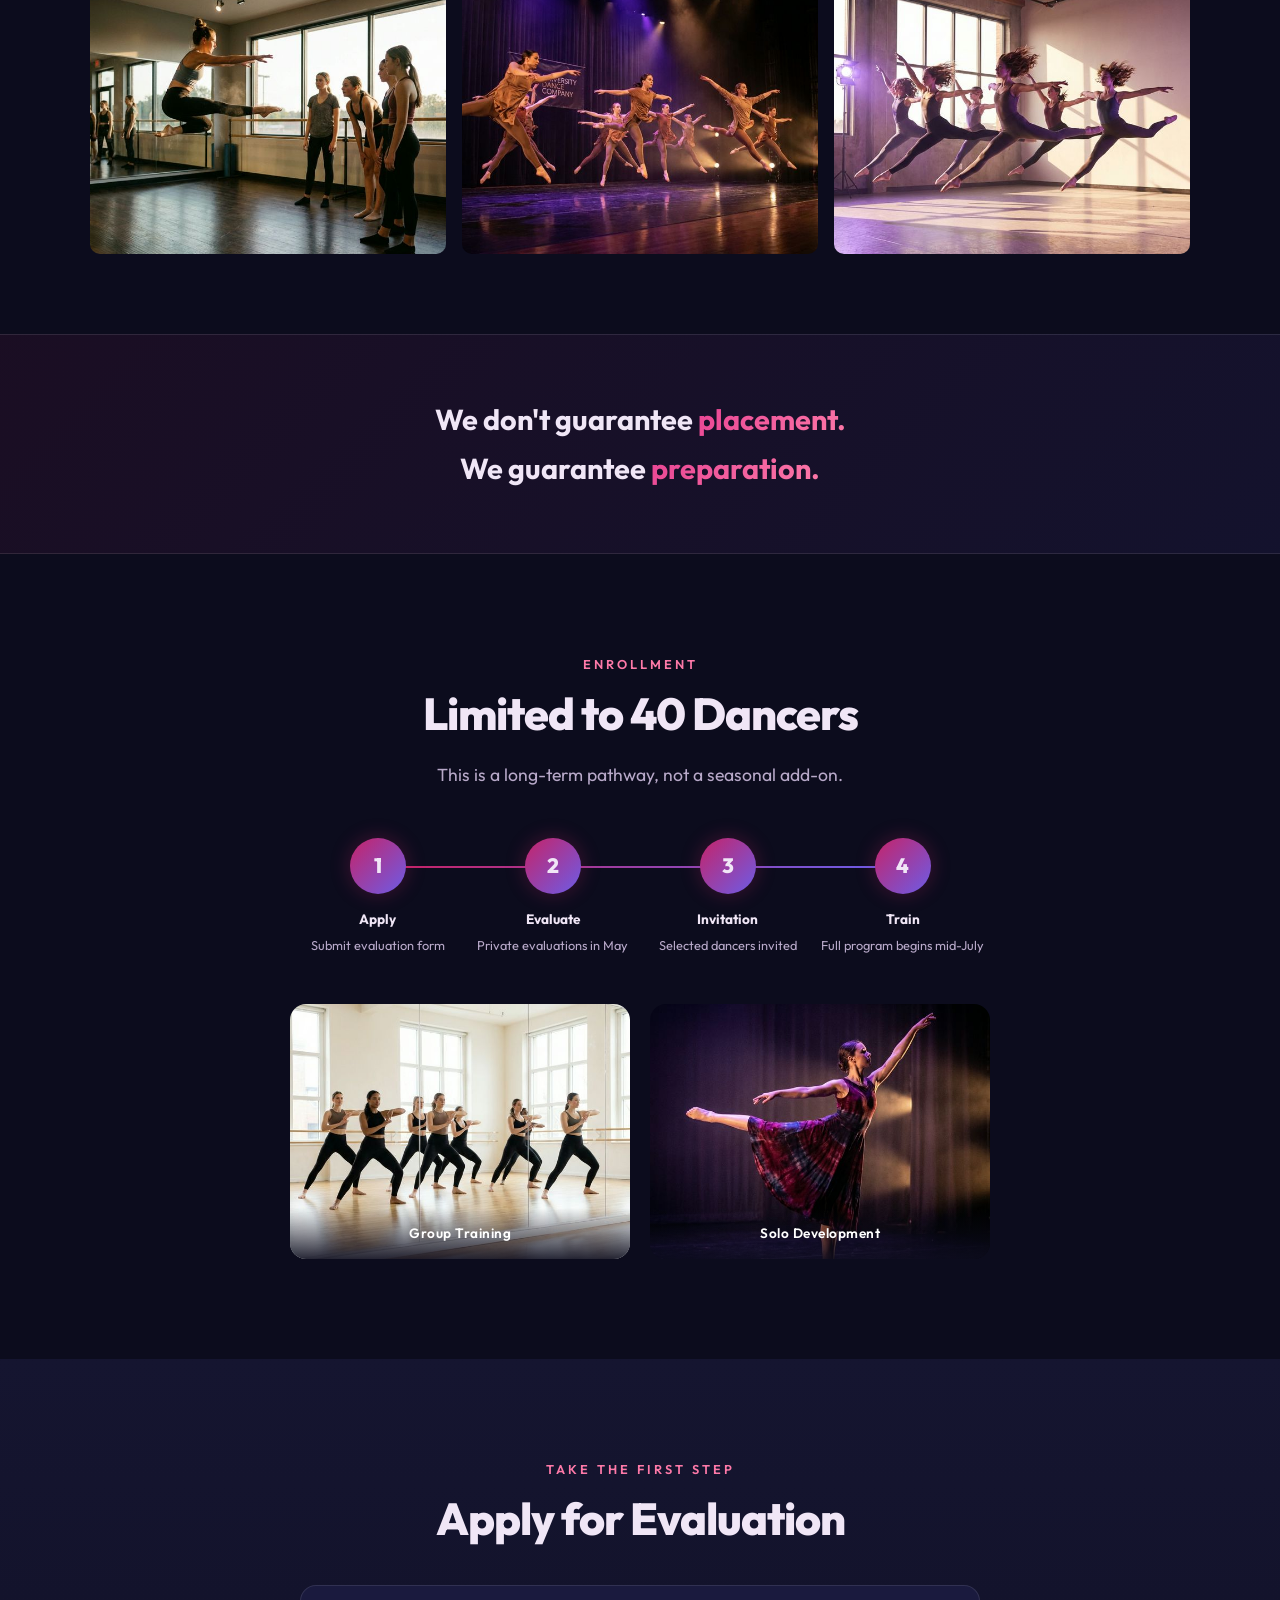
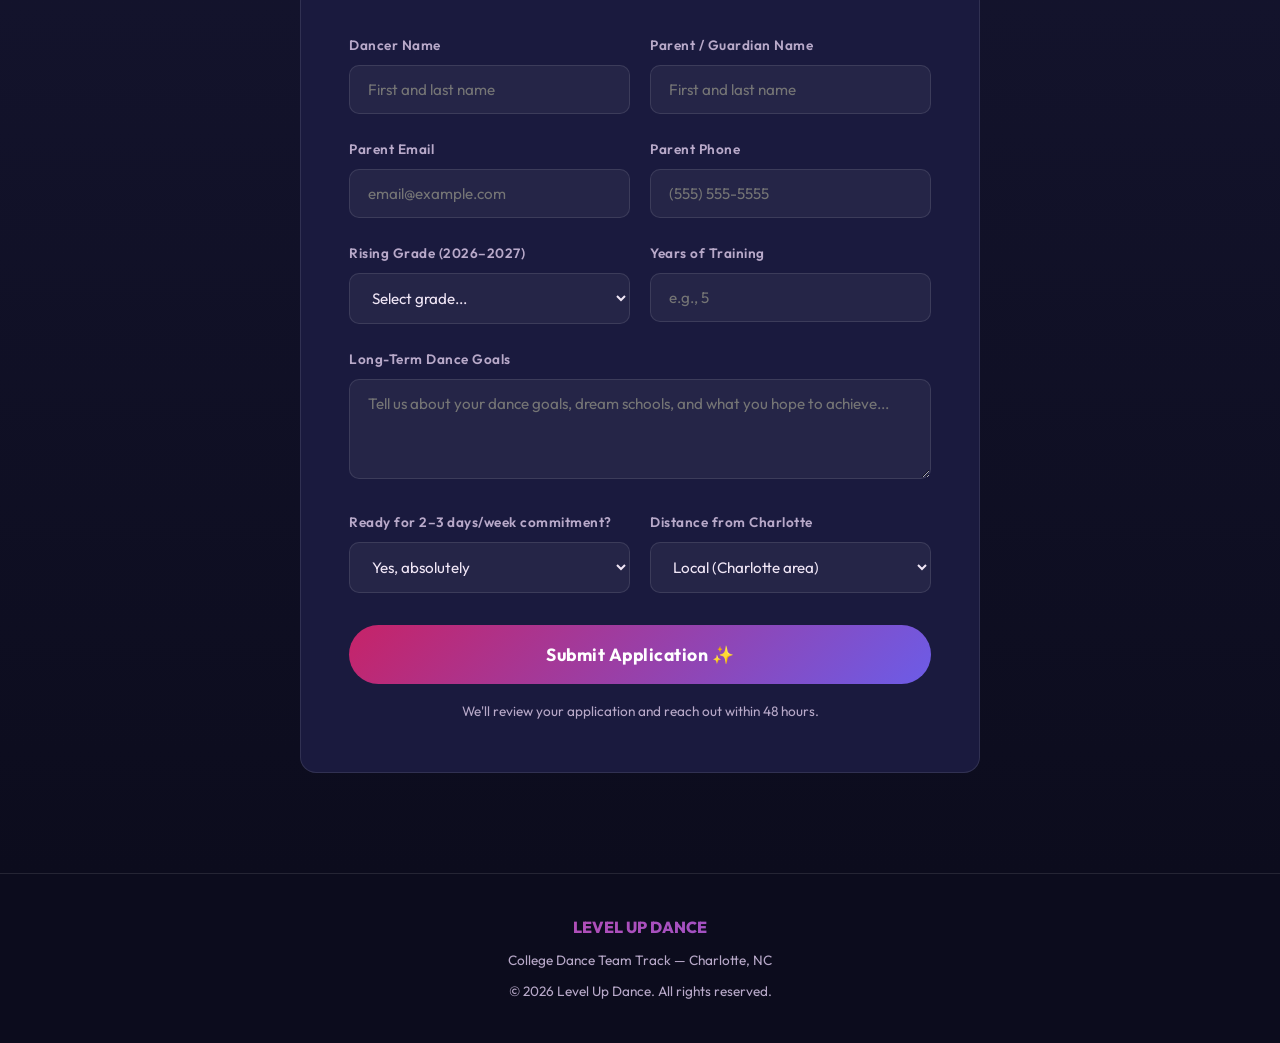
<file: levelupdance.html>
<!DOCTYPE html>
<html lang="en">

<head>
    <meta charset="UTF-8">
    <meta name="viewport" content="width=device-width, initial-scale=1.0">
    <title>College Dance Team Track | Level Up Dance</title>
    <meta name="description"
        content="Prepare for collegiate dance team tryouts with former D1 Head Coach Tess Liantonio. Limited to 40 dancers. Evaluations begin May 2026.">
    <link rel="preconnect" href="https://fonts.googleapis.com">
    <link rel="preconnect" href="https://fonts.gstatic.com" crossorigin>
    <link
        href="https://fonts.googleapis.com/css2?family=Outfit:wght@300;400;500;600;700;800;900&family=Dancing+Script:wght@700&display=swap"
        rel="stylesheet">
    <style>
        *,
        *::before,
        *::after {
            box-sizing: border-box;
            margin: 0;
            padding: 0;
        }

        :root {
            --primary: #c62368;
            --primary-light: #e84393;
            --secondary: #6c5ce7;
            --accent: #fd79a8;
            --gold: #f39c12;
            --dark: #0c0c1d;
            --dark-card: #151530;
            --dark-surface: #1a1a3e;
            --text: #f0e6f6;
            --text-muted: #b8a9c9;
            --glass: rgba(255, 255, 255, 0.06);
            --glass-border: rgba(255, 255, 255, 0.1);
            --radius: 16px;
            --radius-sm: 10px;
            --transition: 0.3s cubic-bezier(0.4, 0, 0.2, 1);
        }

        html {
            scroll-behavior: smooth;
        }

        body {
            font-family: 'Outfit', sans-serif;
            background: var(--dark);
            color: var(--text);
            line-height: 1.7;
            overflow-x: hidden;
        }

        /* ═══ NAVIGATION ═══ */
        nav {
            position: fixed;
            top: 0;
            left: 0;
            right: 0;
            z-index: 100;
            padding: 16px 32px;
            display: flex;
            justify-content: space-between;
            align-items: center;
            backdrop-filter: blur(20px);
            background: rgba(12, 12, 29, 0.8);
            border-bottom: 1px solid var(--glass-border);
            transition: var(--transition);
        }

        .nav-logo {
            font-weight: 800;
            font-size: 1.1rem;
            background: linear-gradient(135deg, var(--primary-light), var(--secondary));
            -webkit-background-clip: text;
            -webkit-text-fill-color: transparent;
            letter-spacing: -0.5px;
        }

        .nav-links {
            display: flex;
            gap: 28px;
            list-style: none;
        }

        .nav-links a {
            color: var(--text-muted);
            text-decoration: none;
            font-weight: 500;
            font-size: 0.9rem;
            transition: var(--transition);
            position: relative;
        }

        .nav-links a::after {
            content: '';
            position: absolute;
            bottom: -4px;
            left: 0;
            width: 0;
            height: 2px;
            background: var(--primary-light);
            transition: var(--transition);
        }

        .nav-links a:hover {
            color: #fff;
        }

        .nav-links a:hover::after {
            width: 100%;
        }

        .nav-cta {
            padding: 10px 24px;
            background: linear-gradient(135deg, var(--primary), var(--secondary));
            color: #fff;
            text-decoration: none;
            border-radius: 50px;
            font-weight: 600;
            font-size: 0.85rem;
            transition: var(--transition);
            border: none;
            cursor: pointer;
        }

        .nav-cta:hover {
            transform: translateY(-2px);
            box-shadow: 0 8px 25px rgba(198, 35, 104, 0.4);
        }

        /* ═══ HERO ═══ */
        .hero {
            min-height: 100vh;
            display: flex;
            align-items: center;
            justify-content: center;
            text-align: center;
            padding: 120px 24px 80px;
            position: relative;
            overflow: hidden;
            background: url('images/hero-main.png') center center / cover no-repeat;
        }

        .hero::before {
            content: '';
            position: absolute;
            inset: 0;
            background:
                linear-gradient(180deg, rgba(12, 12, 29, 0.85) 0%, rgba(12, 12, 29, 0.6) 40%, rgba(12, 12, 29, 0.85) 100%),
                radial-gradient(ellipse at 20% 50%, rgba(198, 35, 104, 0.2) 0%, transparent 60%),
                radial-gradient(ellipse at 80% 20%, rgba(108, 92, 231, 0.15) 0%, transparent 60%);
        }

        .hero-particles {
            position: absolute;
            inset: 0;
            overflow: hidden;
            pointer-events: none;
        }

        .particle {
            position: absolute;
            border-radius: 50%;
            animation: float 6s ease-in-out infinite;
        }

        @keyframes float {

            0%,
            100% {
                transform: translateY(0) rotate(0deg);
                opacity: 0.6;
            }

            50% {
                transform: translateY(-30px) rotate(180deg);
                opacity: 1;
            }
        }

        .hero-content {
            position: relative;
            z-index: 2;
            max-width: 800px;
        }

        .hero-badge {
            display: inline-flex;
            align-items: center;
            gap: 8px;
            padding: 8px 20px;
            border-radius: 50px;
            background: var(--glass);
            border: 1px solid var(--glass-border);
            font-size: 0.85rem;
            font-weight: 500;
            color: var(--accent);
            margin-bottom: 28px;
            backdrop-filter: blur(10px);
        }

        .hero-badge .dot {
            width: 8px;
            height: 8px;
            border-radius: 50%;
            background: var(--accent);
            animation: pulse-dot 2s infinite;
        }

        @keyframes pulse-dot {

            0%,
            100% {
                opacity: 1;
                transform: scale(1);
            }

            50% {
                opacity: 0.5;
                transform: scale(1.3);
            }
        }

        .hero h1 {
            font-size: clamp(2.8rem, 6vw, 4.5rem);
            font-weight: 900;
            line-height: 1.1;
            margin-bottom: 8px;
            letter-spacing: -2px;
        }

        .hero h1 .gradient {
            background: linear-gradient(135deg, var(--primary-light), var(--accent), var(--secondary));
            -webkit-background-clip: text;
            -webkit-text-fill-color: transparent;
        }

        .hero-script {
            font-family: 'Dancing Script', cursive;
            font-size: clamp(1.6rem, 3vw, 2.4rem);
            color: var(--accent);
            margin-bottom: 20px;
            display: block;
        }

        .hero-subtitle {
            font-size: clamp(1rem, 1.8vw, 1.25rem);
            color: var(--text-muted);
            max-width: 600px;
            margin: 0 auto 36px;
            font-weight: 400;
        }

        .hero-cta-group {
            display: flex;
            gap: 16px;
            justify-content: center;
            flex-wrap: wrap;
        }

        .btn-primary {
            padding: 16px 36px;
            border-radius: 50px;
            font-weight: 700;
            font-size: 1rem;
            text-decoration: none;
            display: inline-flex;
            align-items: center;
            gap: 10px;
            background: linear-gradient(135deg, var(--primary), var(--secondary));
            color: #fff;
            border: none;
            cursor: pointer;
            transition: var(--transition);
            font-family: 'Outfit', sans-serif;
            letter-spacing: 0.5px;
        }

        .btn-primary:hover {
            transform: translateY(-3px);
            box-shadow: 0 12px 35px rgba(198, 35, 104, 0.45);
        }

        .btn-secondary {
            padding: 16px 36px;
            border-radius: 50px;
            font-weight: 600;
            font-size: 1rem;
            text-decoration: none;
            display: inline-flex;
            align-items: center;
            gap: 10px;
            background: var(--glass);
            color: #fff;
            border: 1px solid var(--glass-border);
            cursor: pointer;
            transition: var(--transition);
            font-family: 'Outfit', sans-serif;
        }

        .btn-secondary:hover {
            background: rgba(255, 255, 255, 0.12);
            transform: translateY(-2px);
            border-color: var(--accent);
        }

        /* ═══ STATS BAR ═══ */
        .stats-bar {
            display: flex;
            justify-content: center;
            gap: 48px;
            flex-wrap: wrap;
            margin-top: 60px;
            padding-top: 40px;
            border-top: 1px solid var(--glass-border);
        }

        .stat {
            text-align: center;
        }

        .stat-value {
            font-size: 2.2rem;
            font-weight: 800;
            background: linear-gradient(135deg, var(--primary-light), var(--accent));
            -webkit-background-clip: text;
            -webkit-text-fill-color: transparent;
        }

        .stat-label {
            font-size: 0.8rem;
            color: var(--text-muted);
            text-transform: uppercase;
            letter-spacing: 1px;
            font-weight: 500;
        }

        /* ═══ SECTIONS ═══ */
        section {
            padding: 100px 24px;
        }

        .container {
            max-width: 1100px;
            margin: 0 auto;
        }

        .section-label {
            font-size: 0.8rem;
            font-weight: 600;
            text-transform: uppercase;
            letter-spacing: 3px;
            color: var(--accent);
            margin-bottom: 12px;
        }

        .section-title {
            font-size: clamp(2rem, 4vw, 2.8rem);
            font-weight: 800;
            line-height: 1.15;
            margin-bottom: 20px;
            letter-spacing: -1px;
        }

        .section-subtitle {
            font-size: 1.1rem;
            color: var(--text-muted);
            max-width: 640px;
            margin-bottom: 48px;
        }

        /* ═══ COACH SECTION ═══ */
        .coach-section {
            background: linear-gradient(180deg, var(--dark) 0%, var(--dark-card) 100%);
        }

        .coach-card {
            display: grid;
            grid-template-columns: 1fr 1.3fr;
            gap: 60px;
            align-items: center;
        }

        .coach-image-wrap {
            position: relative;
            border-radius: var(--radius);
            overflow: hidden;
            aspect-ratio: 3/4;
        }

        .coach-image-wrap img {
            width: 100%;
            height: 100%;
            object-fit: cover;
            display: block;
        }

        /* ═══ IMAGE SHOWCASE ═══ */
        .showcase-section {
            background: var(--dark);
            padding: 80px 24px;
        }

        .showcase-grid {
            display: grid;
            grid-template-columns: repeat(3, 1fr);
            gap: 16px;
            max-width: 1100px;
            margin: 0 auto;
        }

        .showcase-item {
            border-radius: var(--radius-sm);
            overflow: hidden;
            position: relative;
            aspect-ratio: 4/3;
            cursor: pointer;
            transition: var(--transition);
        }

        .showcase-item:hover {
            transform: scale(1.03);
            z-index: 2;
            box-shadow: 0 20px 40px rgba(0, 0, 0, 0.5);
        }

        .showcase-item img {
            width: 100%;
            height: 100%;
            object-fit: cover;
            display: block;
        }

        .showcase-item .overlay {
            position: absolute;
            inset: 0;
            background: linear-gradient(180deg, transparent 50%, rgba(12, 12, 29, 0.8) 100%);
            opacity: 0;
            transition: var(--transition);
            display: flex;
            align-items: flex-end;
            padding: 20px;
        }

        .showcase-item:hover .overlay {
            opacity: 1;
        }

        .overlay-text {
            color: #fff;
            font-weight: 600;
            font-size: 0.9rem;
        }

        .showcase-item:first-child {
            grid-row: span 2;
            aspect-ratio: auto;
        }

        .coach-info h2 {
            font-size: 2.4rem;
            font-weight: 800;
            margin-bottom: 8px;
            letter-spacing: -1px;
        }

        .coach-role {
            font-family: 'Dancing Script', cursive;
            font-size: 1.4rem;
            color: var(--accent);
            margin-bottom: 24px;
        }

        .coach-info p {
            color: var(--text-muted);
            margin-bottom: 16px;
            font-size: 1.05rem;
        }

        .coach-credentials {
            display: flex;
            flex-wrap: wrap;
            gap: 12px;
            margin-top: 28px;
        }

        .credential {
            padding: 8px 18px;
            border-radius: 50px;
            font-size: 0.8rem;
            font-weight: 600;
            background: var(--glass);
            border: 1px solid var(--glass-border);
            color: var(--accent);
        }

        /* ═══ REALITY CHECK ═══ */
        .reality-section {
            background: linear-gradient(180deg, var(--dark-card) 0%, var(--dark) 100%);
            text-align: center;
        }

        .reality-quotes {
            display: grid;
            grid-template-columns: repeat(3, 1fr);
            gap: 24px;
            margin-top: 48px;
        }

        .reality-card {
            padding: 36px 28px;
            border-radius: var(--radius);
            background: var(--glass);
            border: 1px solid var(--glass-border);
            backdrop-filter: blur(10px);
            transition: var(--transition);
        }

        .reality-card:hover {
            transform: translateY(-6px);
            border-color: var(--accent);
            box-shadow: 0 20px 40px rgba(0, 0, 0, 0.3);
        }

        .reality-icon {
            font-size: 2.4rem;
            margin-bottom: 16px;
        }

        .reality-card h3 {
            font-size: 1.1rem;
            font-weight: 700;
            margin-bottom: 12px;
        }

        .reality-card p {
            font-size: 0.95rem;
            color: var(--text-muted);
        }

        /* ═══ WHO IT'S FOR ═══ */
        .audience-grid {
            display: grid;
            grid-template-columns: repeat(auto-fit, minmax(200px, 1fr));
            gap: 16px;
            margin-top: 40px;
        }

        .audience-tag {
            padding: 20px 24px;
            border-radius: var(--radius-sm);
            background: var(--glass);
            border: 1px solid var(--glass-border);
            display: flex;
            align-items: center;
            gap: 14px;
            font-weight: 500;
            font-size: 0.95rem;
            transition: var(--transition);
        }

        .audience-tag:hover {
            border-color: var(--primary-light);
            transform: translateX(4px);
        }

        .audience-tag .emoji {
            font-size: 1.5rem;
        }

        .audience-note {
            margin-top: 32px;
            padding: 24px 32px;
            border-radius: var(--radius);
            background: linear-gradient(135deg, rgba(198, 35, 104, 0.1), rgba(108, 92, 231, 0.1));
            border: 1px solid rgba(198, 35, 104, 0.2);
            font-size: 1.1rem;
            font-weight: 500;
            text-align: center;
        }

        /* ═══ PROGRAM TRACKS ═══ */
        .tracks-section {
            background: linear-gradient(180deg, var(--dark) 0%, var(--dark-card) 100%);
        }

        .tracks-grid {
            display: grid;
            grid-template-columns: repeat(3, 1fr);
            gap: 24px;
        }

        .track-card {
            padding: 40px 28px;
            border-radius: var(--radius);
            background: var(--dark-surface);
            border: 1px solid var(--glass-border);
            transition: var(--transition);
            position: relative;
            overflow: hidden;
        }

        .track-card::before {
            content: '';
            position: absolute;
            top: 0;
            left: 0;
            right: 0;
            height: 3px;
            background: linear-gradient(90deg, var(--primary), var(--secondary));
            opacity: 0;
            transition: var(--transition);
        }

        .track-card:hover {
            transform: translateY(-8px);
            border-color: var(--primary-light);
        }

        .track-card:hover::before {
            opacity: 1;
        }

        .track-icon {
            font-size: 2.4rem;
            margin-bottom: 20px;
        }

        .track-card h3 {
            font-size: 1.2rem;
            font-weight: 700;
            margin-bottom: 16px;
        }

        .track-list {
            list-style: none;
        }

        .track-list li {
            padding: 8px 0;
            color: var(--text-muted);
            font-size: 0.9rem;
            display: flex;
            align-items: center;
            gap: 10px;
            border-bottom: 1px solid rgba(255, 255, 255, 0.04);
        }

        .track-list li:last-child {
            border-bottom: none;
        }

        .track-list .check {
            color: var(--accent);
            font-size: 0.8rem;
        }

        /* ═══ GUARANTEE BANNER ═══ */
        .guarantee-banner {
            text-align: center;
            padding: 60px 24px;
            background: linear-gradient(135deg, rgba(198, 35, 104, 0.08) 0%, rgba(108, 92, 231, 0.08) 100%);
            border-top: 1px solid var(--glass-border);
            border-bottom: 1px solid var(--glass-border);
        }

        .guarantee-text {
            font-size: clamp(1.3rem, 3vw, 1.8rem);
            font-weight: 700;
            max-width: 700px;
            margin: 0 auto;
        }

        .guarantee-text .highlight {
            background: linear-gradient(135deg, var(--primary-light), var(--accent));
            -webkit-background-clip: text;
            -webkit-text-fill-color: transparent;
        }

        /* ═══ ENROLLMENT ═══ */
        .enrollment-section {
            text-align: center;
        }

        .enrollment-timeline {
            display: flex;
            justify-content: center;
            gap: 0;
            margin: 48px auto;
            max-width: 700px;
            position: relative;
        }

        .enrollment-timeline::before {
            content: '';
            position: absolute;
            top: 28px;
            left: 15%;
            right: 15%;
            height: 2px;
            background: linear-gradient(90deg, var(--primary), var(--secondary));
        }

        .timeline-step {
            flex: 1;
            text-align: center;
            position: relative;
            z-index: 2;
        }

        .timeline-dot {
            width: 56px;
            height: 56px;
            border-radius: 50%;
            background: linear-gradient(135deg, var(--primary), var(--secondary));
            display: flex;
            align-items: center;
            justify-content: center;
            margin: 0 auto 14px;
            font-size: 1.3rem;
            font-weight: 800;
            box-shadow: 0 0 20px rgba(198, 35, 104, 0.3);
        }

        .timeline-label {
            font-weight: 700;
            font-size: 0.85rem;
            margin-bottom: 4px;
        }

        .timeline-detail {
            font-size: 0.8rem;
            color: var(--text-muted);
        }

        /* ═══ ENROLLMENT IMAGES ═══ */
        .enrollment-images {
            display: grid;
            grid-template-columns: 1fr 1fr;
            gap: 20px;
            max-width: 700px;
            margin: 0 auto;
        }

        .enroll-img-item {
            border-radius: var(--radius);
            overflow: hidden;
            position: relative;
        }

        .enroll-img-item img {
            width: 100%;
            aspect-ratio: 4/3;
            object-fit: cover;
            display: block;
            transition: transform 0.5s ease;
        }

        .enroll-img-item:hover img {
            transform: scale(1.04);
        }

        .enroll-img-label {
            position: absolute;
            bottom: 0;
            left: 0;
            right: 0;
            padding: 14px 18px;
            background: linear-gradient(0deg, rgba(12, 12, 29, 0.88) 0%, transparent 100%);
            font-size: 0.85rem;
            font-weight: 600;
            color: #fff;
            letter-spacing: 0.5px;
        }

        /* ═══ APPLICATION FORM ═══ */
        .form-section {
            background: linear-gradient(180deg, var(--dark-card) 0%, var(--dark) 100%);
        }

        .form-card {
            max-width: 680px;
            margin: 0 auto;
            padding: 48px;
            border-radius: var(--radius);
            background: var(--dark-surface);
            border: 1px solid var(--glass-border);
        }

        .form-grid {
            display: grid;
            grid-template-columns: 1fr 1fr;
            gap: 20px;
        }

        .form-group {
            margin-bottom: 4px;
        }

        .form-group.full {
            grid-column: 1 / -1;
        }

        .form-group label {
            display: block;
            font-weight: 600;
            font-size: 0.85rem;
            color: var(--text-muted);
            margin-bottom: 8px;
            letter-spacing: 0.5px;
        }

        .form-group input,
        .form-group select,
        .form-group textarea {
            width: 100%;
            padding: 14px 18px;
            background: rgba(255, 255, 255, 0.05);
            border: 1px solid var(--glass-border);
            border-radius: var(--radius-sm);
            color: var(--text);
            font-family: 'Outfit', sans-serif;
            font-size: 0.95rem;
            transition: var(--transition);
            outline: none;
        }

        .form-group input:focus,
        .form-group select:focus,
        .form-group textarea:focus {
            border-color: var(--primary-light);
            box-shadow: 0 0 0 3px rgba(198, 35, 104, 0.15);
        }

        .form-group select {
            cursor: pointer;
        }

        .form-group select option {
            background: var(--dark-card);
            color: var(--text);
        }

        .form-group textarea {
            resize: vertical;
            min-height: 100px;
        }

        .form-submit {
            margin-top: 28px;
            width: 100%;
            padding: 18px;
            border-radius: 50px;
            font-weight: 700;
            font-size: 1.1rem;
            background: linear-gradient(135deg, var(--primary), var(--secondary));
            color: #fff;
            border: none;
            cursor: pointer;
            font-family: 'Outfit', sans-serif;
            transition: var(--transition);
            letter-spacing: 0.5px;
        }

        .form-submit:hover {
            transform: translateY(-3px);
            box-shadow: 0 12px 35px rgba(198, 35, 104, 0.45);
        }

        .form-note {
            text-align: center;
            margin-top: 16px;
            font-size: 0.85rem;
            color: var(--text-muted);
        }

        /* ═══ FOOTER ═══ */
        footer {
            padding: 40px 24px;
            text-align: center;
            border-top: 1px solid var(--glass-border);
        }

        footer p {
            color: var(--text-muted);
            font-size: 0.85rem;
        }

        .footer-brand {
            font-weight: 800;
            font-size: 1rem;
            margin-bottom: 8px;
            background: linear-gradient(135deg, var(--primary-light), var(--secondary));
            -webkit-background-clip: text;
            -webkit-text-fill-color: transparent;
        }

        /* ═══ RESPONSIVE ═══ */
        @media (max-width: 768px) {
            .nav-links {
                display: none;
            }

            .coach-card {
                grid-template-columns: 1fr;
                gap: 32px;
            }

            .coach-image-wrap {
                max-height: 300px;
            }

            .showcase-grid {
                grid-template-columns: repeat(2, 1fr);
            }

            .showcase-item:first-child {
                grid-row: span 1;
            }

            .reality-quotes {
                grid-template-columns: 1fr;
            }

            .tracks-grid {
                grid-template-columns: 1fr;
            }

            .form-grid {
                grid-template-columns: 1fr;
            }

            .form-card {
                padding: 32px 24px;
            }

            .stats-bar {
                gap: 28px;
            }

            .enrollment-timeline {
                flex-direction: column;
                gap: 24px;
            }

            .enrollment-timeline::before {
                display: none;
            }
        }

        /* ═══ ANIMATIONS ═══ */
        .fade-up {
            opacity: 0;
            transform: translateY(30px);
            transition: opacity 0.6s ease, transform 0.6s ease;
        }

        .fade-up.visible {
            opacity: 1;
            transform: translateY(0);
        }

        @keyframes shimmer {
            0% {
                background-position: -200% center;
            }

            100% {
                background-position: 200% center;
            }
        }
    </style>
</head>

<body>
    <!-- Navigation -->
    <nav>
        <div class="nav-logo">LEVEL UP DANCE</div>
        <ul class="nav-links">
            <li><a href="#coach">Coach Tess</a></li>
            <li><a href="#program">Program</a></li>
            <li><a href="#tracks">Curriculum</a></li>
            <li><a href="#enrollment">Enrollment</a></li>
            <li><a href="levelupdance-about.html">About</a></li>
        </ul>
        <a href="#apply" class="nav-cta">Apply Now →</a>
    </nav>

    <!-- Hero -->
    <section class="hero">
        <div class="hero-particles" id="particles"></div>
        <div class="hero-content fade-up">
            <div class="hero-badge">
                <span class="dot"></span>
                Evaluations Open — May 2026
            </div>
            <h1>
                <span class="gradient">College Dance Team</span><br>
                Track
            </h1>
            <span class="hero-script">Your path from studio to stadium</span>
            <p class="hero-subtitle">
                Collegiate teams recruit for readiness, not potential. Start preparing now with training designed by a
                former D1 head coach.
            </p>
            <div class="hero-cta-group">
                <a href="#apply" class="btn-primary">✨ Apply for Evaluation</a>
                <a href="#program" class="btn-secondary">Learn More ↓</a>
            </div>

            <div class="stats-bar">
                <div class="stat">
                    <div class="stat-value">5</div>
                    <div class="stat-label">Seasons D1 Coaching</div>
                </div>
                <div class="stat">
                    <div class="stat-value">250+</div>
                    <div class="stat-label">College Staff Connections</div>
                </div>
                <div class="stat">
                    <div class="stat-value">40</div>
                    <div class="stat-label">Max Enrollment</div>
                </div>
                <div class="stat">
                    <div class="stat-value">3</div>
                    <div class="stat-label">Mock Tryouts / Year</div>
                </div>
            </div>
        </div>
    </section>

    <!-- Coach -->
    <section class="coach-section" id="coach">
        <div class="container">
            <div class="coach-card fade-up">
                <div class="coach-image-wrap">
                    <img src="images/coach-tess.png" alt="Coach Tess Liantonio" loading="lazy">
                </div>
                <div class="coach-info">
                    <div class="section-label">Your Coach</div>
                    <h2>Tess Liantonio</h2>
                    <div class="coach-role">Former D1 Head Coach</div>
                    <p>Five seasons leading the UNC Charlotte dance team. Hundreds of collegiate auditions evaluated.
                        Real relationships with over 250 college dance staffs nationwide.</p>
                    <p>This program exists so serious dancers are <strong>prepared — not surprised</strong> — when
                        opportunity arrives.</p>
                    <div class="coach-credentials">
                        <span class="credential">🏆 UNC Charlotte</span>
                        <span class="credential">📋 250+ College Contacts</span>
                        <span class="credential">⭐ D1 Experience</span>
                        <span class="credential">📺 Netflix · Hallmark · Today Show</span>
                        <span class="credential">💎 Bvlgari · MAC Cosmetics</span>
                    </div>
                </div>
            </div>
        </div>
    </section>

    <!-- The Reality -->
    <section class="reality-section" id="program">
        <div class="container">
            <div class="section-label">The Reality</div>
            <h2 class="section-title">Getting on a College Team<br>Doesn't Start Senior Year</h2>
            <p class="section-subtitle" style="margin: 0 auto 48px;">It's layered. It's structured. It rewards
                consistency. Waiting doesn't create advantage — training does.</p>

            <div class="reality-quotes fade-up">
                <div class="reality-card">
                    <div class="reality-icon">📆</div>
                    <h3>Timing Matters</h3>
                    <p>Collegiate recruitment is a multi-year process. The dancers who make teams started preparing
                        early — not cramming at the last minute.</p>
                </div>
                <div class="reality-card">
                    <div class="reality-icon">🎯</div>
                    <h3>Skills Are Specific</h3>
                    <p>College teams audition for specific techniques: turns, leaps, pom precision, game-day
                        performance. General dance training isn't enough.</p>
                </div>
                <div class="reality-card">
                    <div class="reality-icon">🔑</div>
                    <h3>Connections Open Doors</h3>
                    <p>Knowing what each program values — and having introductions to staff — gives you an edge that
                        talent alone can't.</p>
                </div>
            </div>
        </div>
    </section>

    <!-- Who It's For -->
    <section>
        <div class="container">
            <div class="section-label">Who This Is For</div>
            <h2 class="section-title">Dancers Ready to Level Up</h2>
            <p class="section-subtitle">Whether you're just starting to explore the idea of college dance or you're
                already laser-focused on a team — this track meets you where you are.</p>

            <div class="audience-grid fade-up">
                <div class="audience-tag"><span class="emoji">📚</span> Middle Schoolers (Grades 6–8)</div>
                <div class="audience-tag"><span class="emoji">🎓</span> High Schoolers (Grades 9–12)</div>
                <div class="audience-tag"><span class="emoji">💫</span> Studio Dancers</div>
                <div class="audience-tag"><span class="emoji">🏅</span> Current Team Members</div>
                <div class="audience-tag"><span class="emoji">🌟</span> Dancers Exploring College Goals</div>
            </div>

            <div class="audience-note fade-up">
                💪 You don't need to already be elite. You need to be <strong>willing to work.</strong>
            </div>
        </div>
    </section>

    <!-- Curriculum Tracks -->
    <section class="tracks-section" id="tracks">
        <div class="container">
            <div class="section-label">The Curriculum</div>
            <h2 class="section-title">Inside the Track</h2>
            <p class="section-subtitle">Three pillars designed to build the complete collegiate-ready dancer.</p>

            <div class="tracks-grid fade-up">
                <div class="track-card">
                    <div class="track-icon">🩰</div>
                    <h3>Technical & Athletic Mastery</h3>
                    <ul class="track-list">
                        <li><span class="check">✦</span> Ballet foundation</li>
                        <li><span class="check">✦</span> Advanced turns & leap progression</li>
                        <li><span class="check">✦</span> Kick stamina & pom precision</li>
                        <li><span class="check">✦</span> Collegiate-style hip hop</li>
                        <li><span class="check">✦</span> Tumble training</li>
                    </ul>
                </div>
                <div class="track-card">
                    <div class="track-icon">🏟️</div>
                    <h3>Performance Readiness</h3>
                    <ul class="track-list">
                        <li><span class="check">✦</span> Game day simulations</li>
                        <li><span class="check">✦</span> Pom synchronization drills</li>
                        <li><span class="check">✦</span> Performance under pressure</li>
                        <li><span class="check">✦</span> Quarterly performance projects</li>
                        <li><span class="check">✦</span> Stage presence coaching</li>
                    </ul>
                </div>
                <div class="track-card">
                    <div class="track-icon">🎓</div>
                    <h3>Recruitment & Development</h3>
                    <ul class="track-list">
                        <li><span class="check">✦</span> 3 Mock Tryouts annually</li>
                        <li><span class="check">✦</span> Written evaluations</li>
                        <li><span class="check">✦</span> Interview preparation</li>
                        <li><span class="check">✦</span> Portfolio & video guidance</li>
                        <li><span class="check">✦</span> College matching support</li>
                    </ul>
                </div>
            </div>
        </div>
    </section>

    <!-- Image Showcase -->
    <section class="showcase-section">
        <div class="container" style="text-align:center; margin-bottom: 40px;">
            <div class="section-label">Inside the Studio</div>
            <h2 class="section-title">Where Hard Work Meets Artistry</h2>
        </div>
        <div class="showcase-grid fade-up">
            <div class="showcase-item">
                <img src="images/purple-leap.png" alt="Dancer performing dramatic leap with purple stage lighting">
                <div class="overlay"><span class="overlay-text">Stage Performance</span></div>
            </div>
            <div class="showcase-item">
                <img src="images/studio-barre.png" alt="Dancers practicing at the barre in a sunlit studio">
                <div class="overlay"><span class="overlay-text">Ballet Foundation</span></div>
            </div>
            <div class="showcase-item">
                <img src="images/team-stage.png" alt="Dance team performing synchronized leaps on stage">
                <div class="overlay"><span class="overlay-text">Team Performance</span></div>
            </div>
            <div class="showcase-item">
                <img src="images/barre-duo.png" alt="Two dancers practicing arabesques at the barre">
                <div class="overlay"><span class="overlay-text">Technical Training</span></div>
            </div>
            <div class="showcase-item">
                <img src="images/group-jump.png" alt="Group of dancers leaping together in dark studio">
                <div class="overlay"><span class="overlay-text">Ensemble Work</span></div>
            </div>
            <div class="showcase-item">
                <img src="images/coaching.png" alt="Coach demonstrating technique to young dancers">
                <div class="overlay"><span class="overlay-text">Expert Coaching</span></div>
            </div>
            <div class="showcase-item">
                <img src="images/stage-performance.png" alt="Dancers performing on stage under dramatic lighting">
                <div class="overlay"><span class="overlay-text">Stage Presence</span></div>
            </div>
            <div class="showcase-item">
                <img src="images/studio-jump.png" alt="Dancer executing a powerful jump in studio">
                <div class="overlay"><span class="overlay-text">Athletic Power</span></div>
            </div>
        </div>
    </section>

    <!-- Guarantee Banner -->
    <div class="guarantee-banner fade-up">
        <p class="guarantee-text">
            We don't guarantee <span class="highlight">placement.</span><br>
            We guarantee <span class="highlight">preparation.</span>
        </p>
    </div>

    <!-- Enrollment -->
    <section class="enrollment-section" id="enrollment">
        <div class="container">
            <div class="section-label">Enrollment</div>
            <h2 class="section-title">Limited to 40 Dancers</h2>
            <p class="section-subtitle" style="margin: 0 auto 12px;">This is a long-term pathway, not a seasonal add-on.
            </p>

            <div class="enrollment-timeline fade-up">
                <div class="timeline-step">
                    <div class="timeline-dot">1</div>
                    <div class="timeline-label">Apply</div>
                    <div class="timeline-detail">Submit evaluation form</div>
                </div>
                <div class="timeline-step">
                    <div class="timeline-dot">2</div>
                    <div class="timeline-label">Evaluate</div>
                    <div class="timeline-detail">Private evaluations in May</div>
                </div>
                <div class="timeline-step">
                    <div class="timeline-dot">3</div>
                    <div class="timeline-label">Invitation</div>
                    <div class="timeline-detail">Selected dancers invited</div>
                </div>
                <div class="timeline-step">
                    <div class="timeline-dot">4</div>
                    <div class="timeline-label">Train</div>
                    <div class="timeline-detail">Full program begins mid-July</div>
                </div>
            </div>

            <!-- Enrollment Images -->
            <div class="enrollment-images fade-up">
                <div class="enroll-img-item">
                    <img src="images/group-practice.png" alt="Dance students training together in studio">
                    <div class="enroll-img-label">Group Training</div>
                </div>
                <div class="enroll-img-item">
                    <img src="images/lyrical-solo.png" alt="Dancer in expressive lyrical solo performance">
                    <div class="enroll-img-label">Solo Development</div>
                </div>
            </div>
        </div>
    </section>

    <!-- Application Form -->
    <section class="form-section" id="apply">
        <div class="container">
            <div style="text-align: center; margin-bottom: 40px;">
                <div class="section-label">Take the First Step</div>
                <h2 class="section-title">Apply for Evaluation</h2>
            </div>

            <div class="form-card fade-up">
                <form>
                    <div class="form-grid">
                        <div class="form-group">
                            <label>Dancer Name</label>
                            <input type="text" placeholder="First and last name" required>
                        </div>
                        <div class="form-group">
                            <label>Parent / Guardian Name</label>
                            <input type="text" placeholder="First and last name" required>
                        </div>
                        <div class="form-group">
                            <label>Parent Email</label>
                            <input type="email" placeholder="email@example.com" required>
                        </div>
                        <div class="form-group">
                            <label>Parent Phone</label>
                            <input type="tel" placeholder="(555) 555-5555" required>
                        </div>
                        <div class="form-group">
                            <label>Rising Grade (2026–2027)</label>
                            <select required>
                                <option value="" disabled selected>Select grade...</option>
                                <option>6th Grade</option>
                                <option>7th Grade</option>
                                <option>8th Grade</option>
                                <option>Freshman</option>
                                <option>Sophomore</option>
                                <option>Junior</option>
                                <option>Senior</option>
                            </select>
                        </div>
                        <div class="form-group">
                            <label>Years of Training</label>
                            <input type="number" min="0" placeholder="e.g., 5">
                        </div>
                        <div class="form-group full">
                            <label>Long-Term Dance Goals</label>
                            <textarea
                                placeholder="Tell us about your dance goals, dream schools, and what you hope to achieve..."></textarea>
                        </div>
                        <div class="form-group">
                            <label>Ready for 2–3 days/week commitment?</label>
                            <select>
                                <option>Yes, absolutely</option>
                                <option>I'd like to learn more first</option>
                            </select>
                        </div>
                        <div class="form-group">
                            <label>Distance from Charlotte</label>
                            <select>
                                <option>Local (Charlotte area)</option>
                                <option>1–2 Hours Away</option>
                                <option>2+ Hours Away</option>
                            </select>
                        </div>
                    </div>
                    <button type="submit" class="form-submit">Submit Application ✨</button>
                    <p class="form-note">We'll review your application and reach out within 48 hours.</p>
                </form>
            </div>
        </div>
    </section>

    <!-- Footer -->
    <footer>
        <div class="footer-brand">LEVEL UP DANCE</div>
        <p>College Dance Team Track — Charlotte, NC</p>
        <p style="margin-top: 8px;">© 2026 Level Up Dance. All rights reserved.</p>
    </footer>

    <!-- Script -->
    <script>
        // Floating particles
        const container = document.getElementById('particles');
        const colors = ['#c62368', '#6c5ce7', '#fd79a8', '#f39c12'];
        for (let i = 0; i < 20; i++) {
            const p = document.createElement('div');
            p.classList.add('particle');
            p.style.width = p.style.height = Math.random() * 8 + 3 + 'px';
            p.style.left = Math.random() * 100 + '%';
            p.style.top = Math.random() * 100 + '%';
            p.style.background = colors[Math.floor(Math.random() * colors.length)];
            p.style.animationDelay = Math.random() * 6 + 's';
            p.style.animationDuration = Math.random() * 4 + 4 + 's';
            container.appendChild(p);
        }

        // Fade-in on scroll
        const observer = new IntersectionObserver((entries) => {
            entries.forEach(entry => {
                if (entry.isIntersecting) {
                    entry.target.classList.add('visible');
                    observer.unobserve(entry.target);
                }
            });
        }, { threshold: 0.15 });

        document.querySelectorAll('.fade-up').forEach(el => observer.observe(el));

        // Smooth nav background on scroll
        window.addEventListener('scroll', () => {
            const nav = document.querySelector('nav');
            nav.style.background = window.scrollY > 60
                ? 'rgba(12,12,29,0.95)' : 'rgba(12,12,29,0.8)';
        });
    </script>
</body>

</html>
</file>
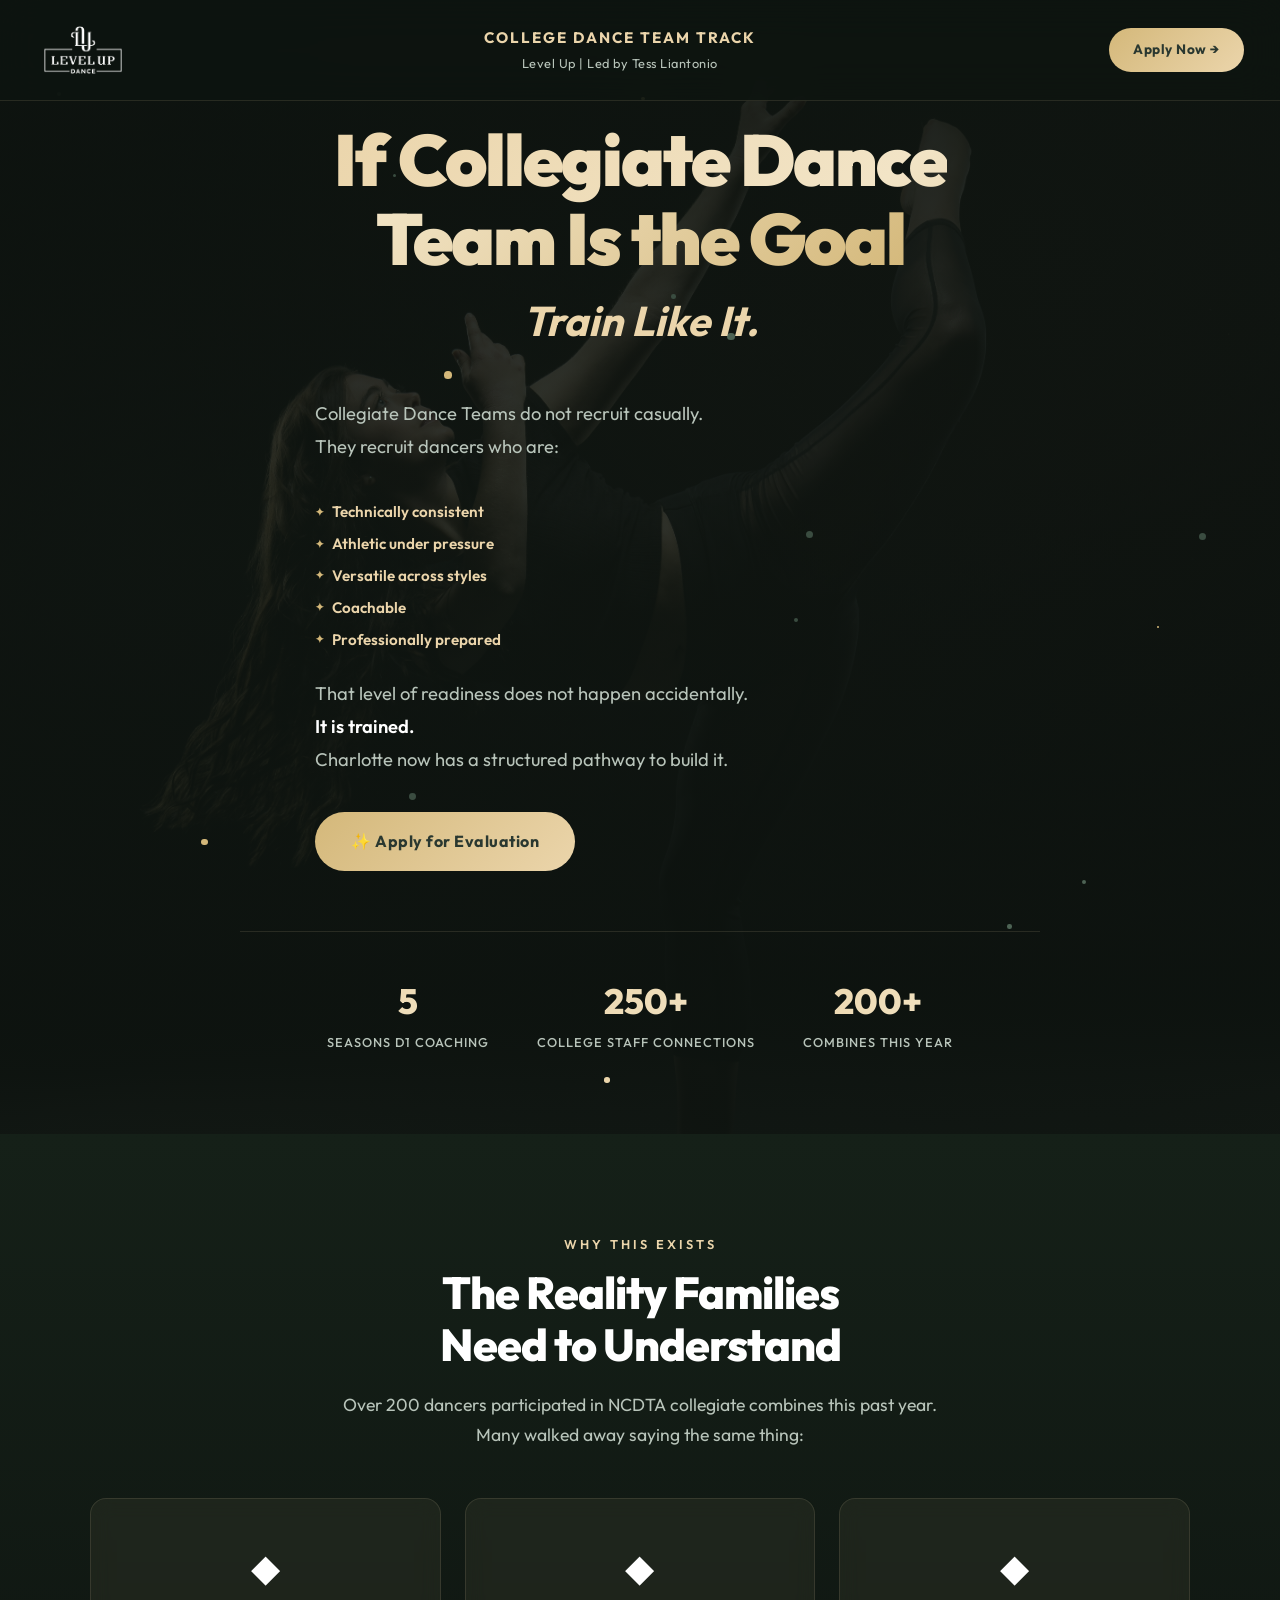
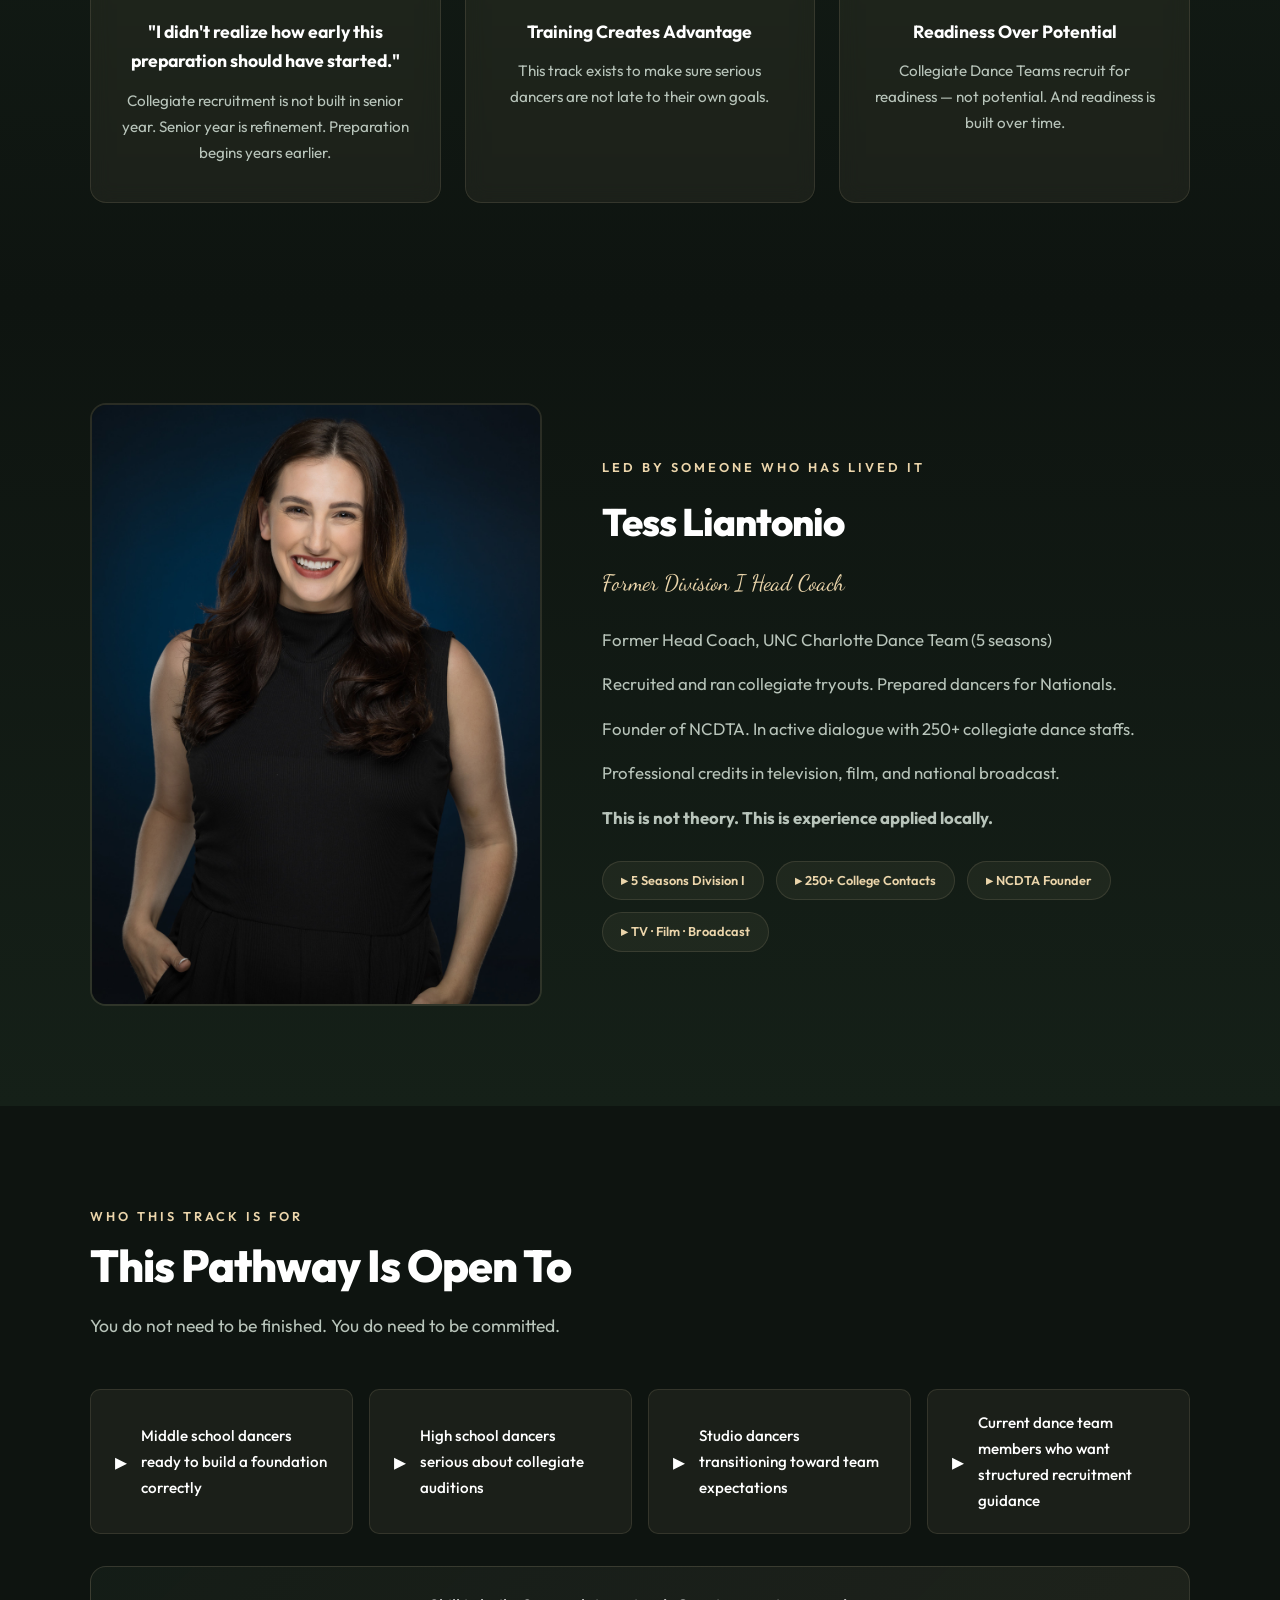
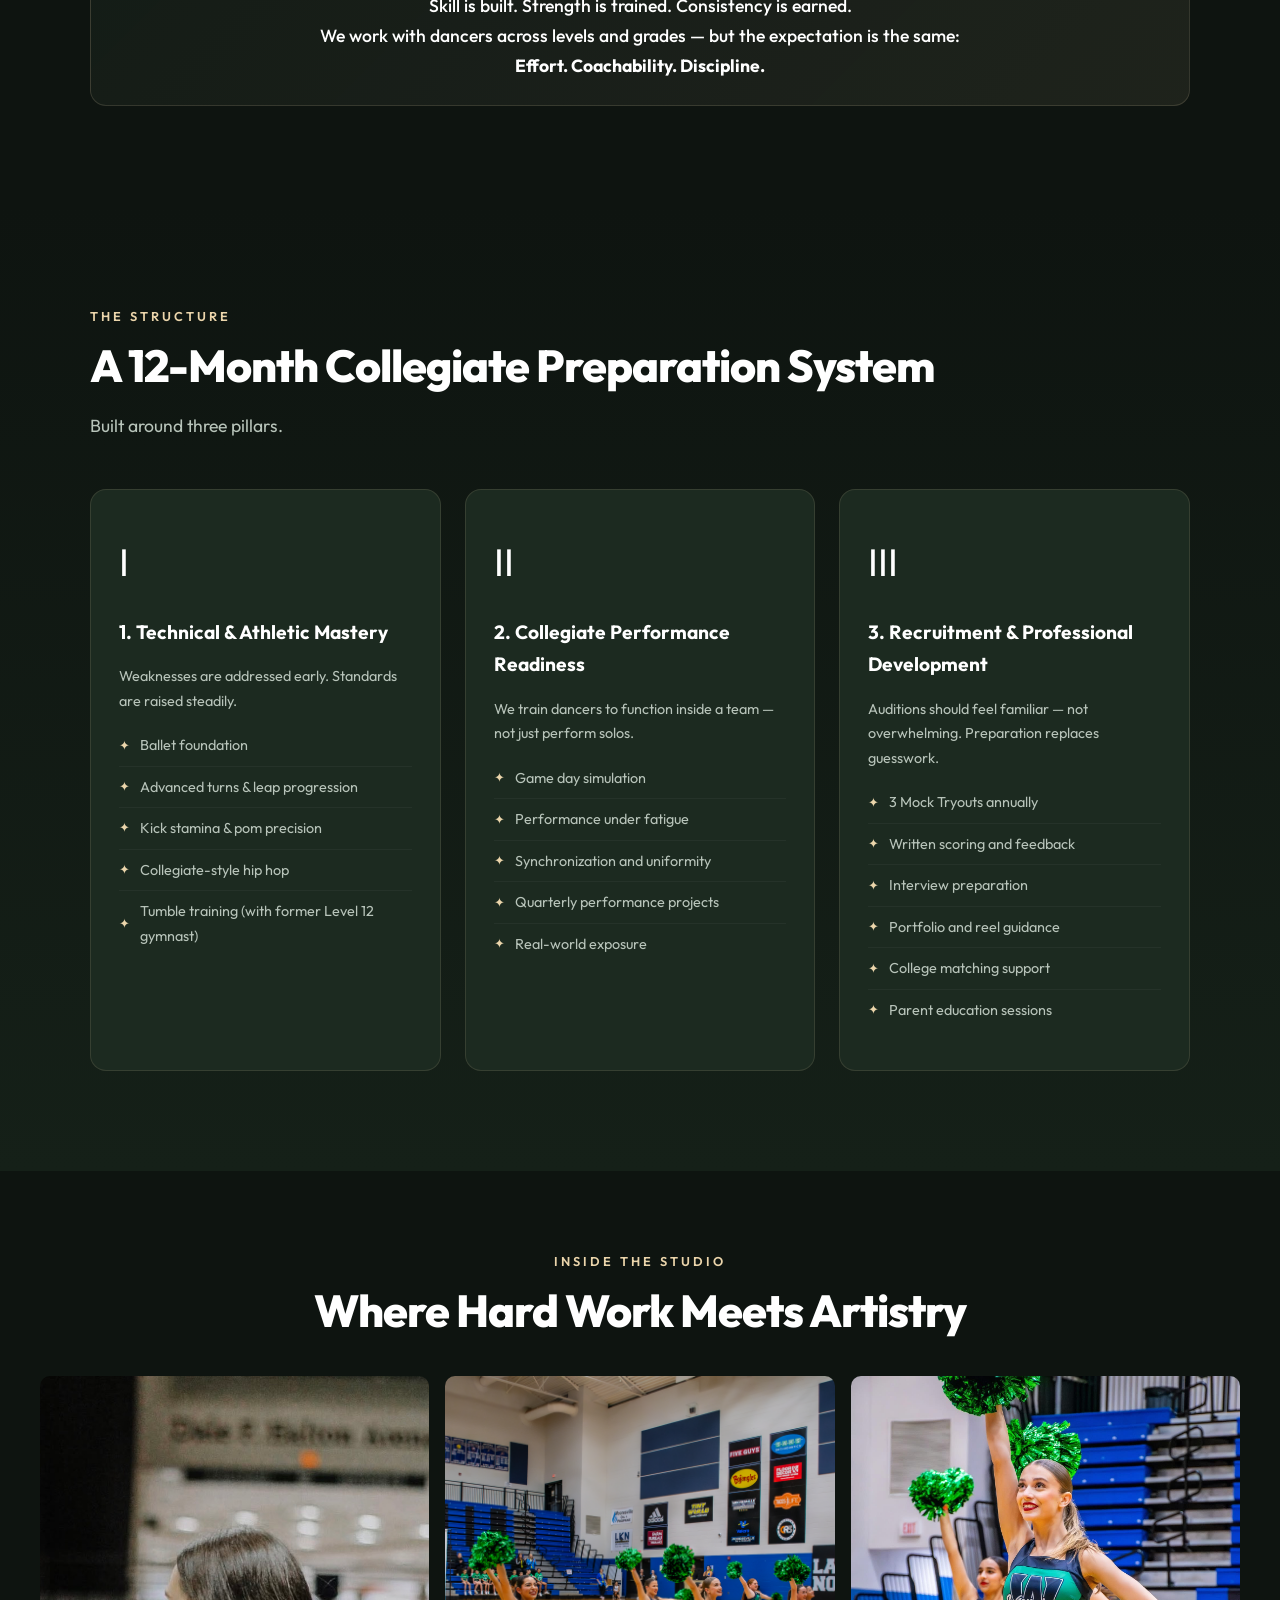
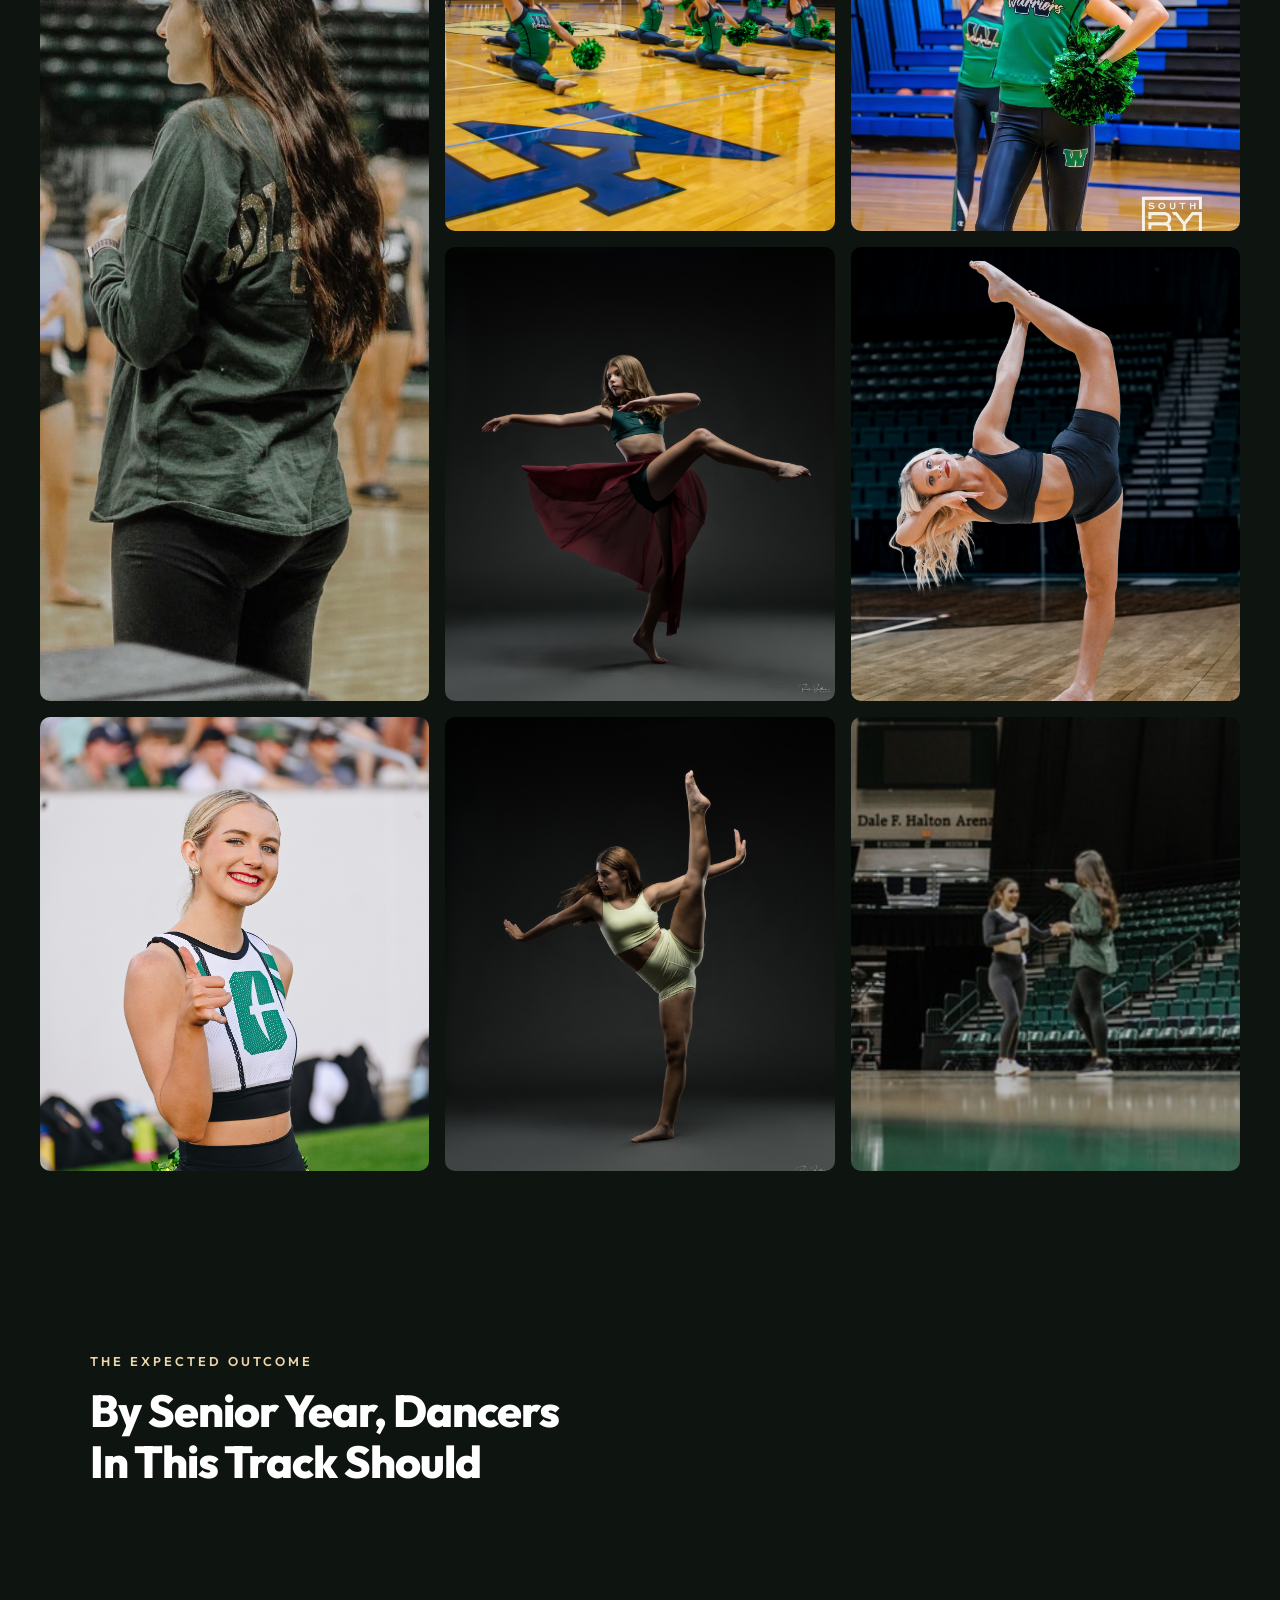
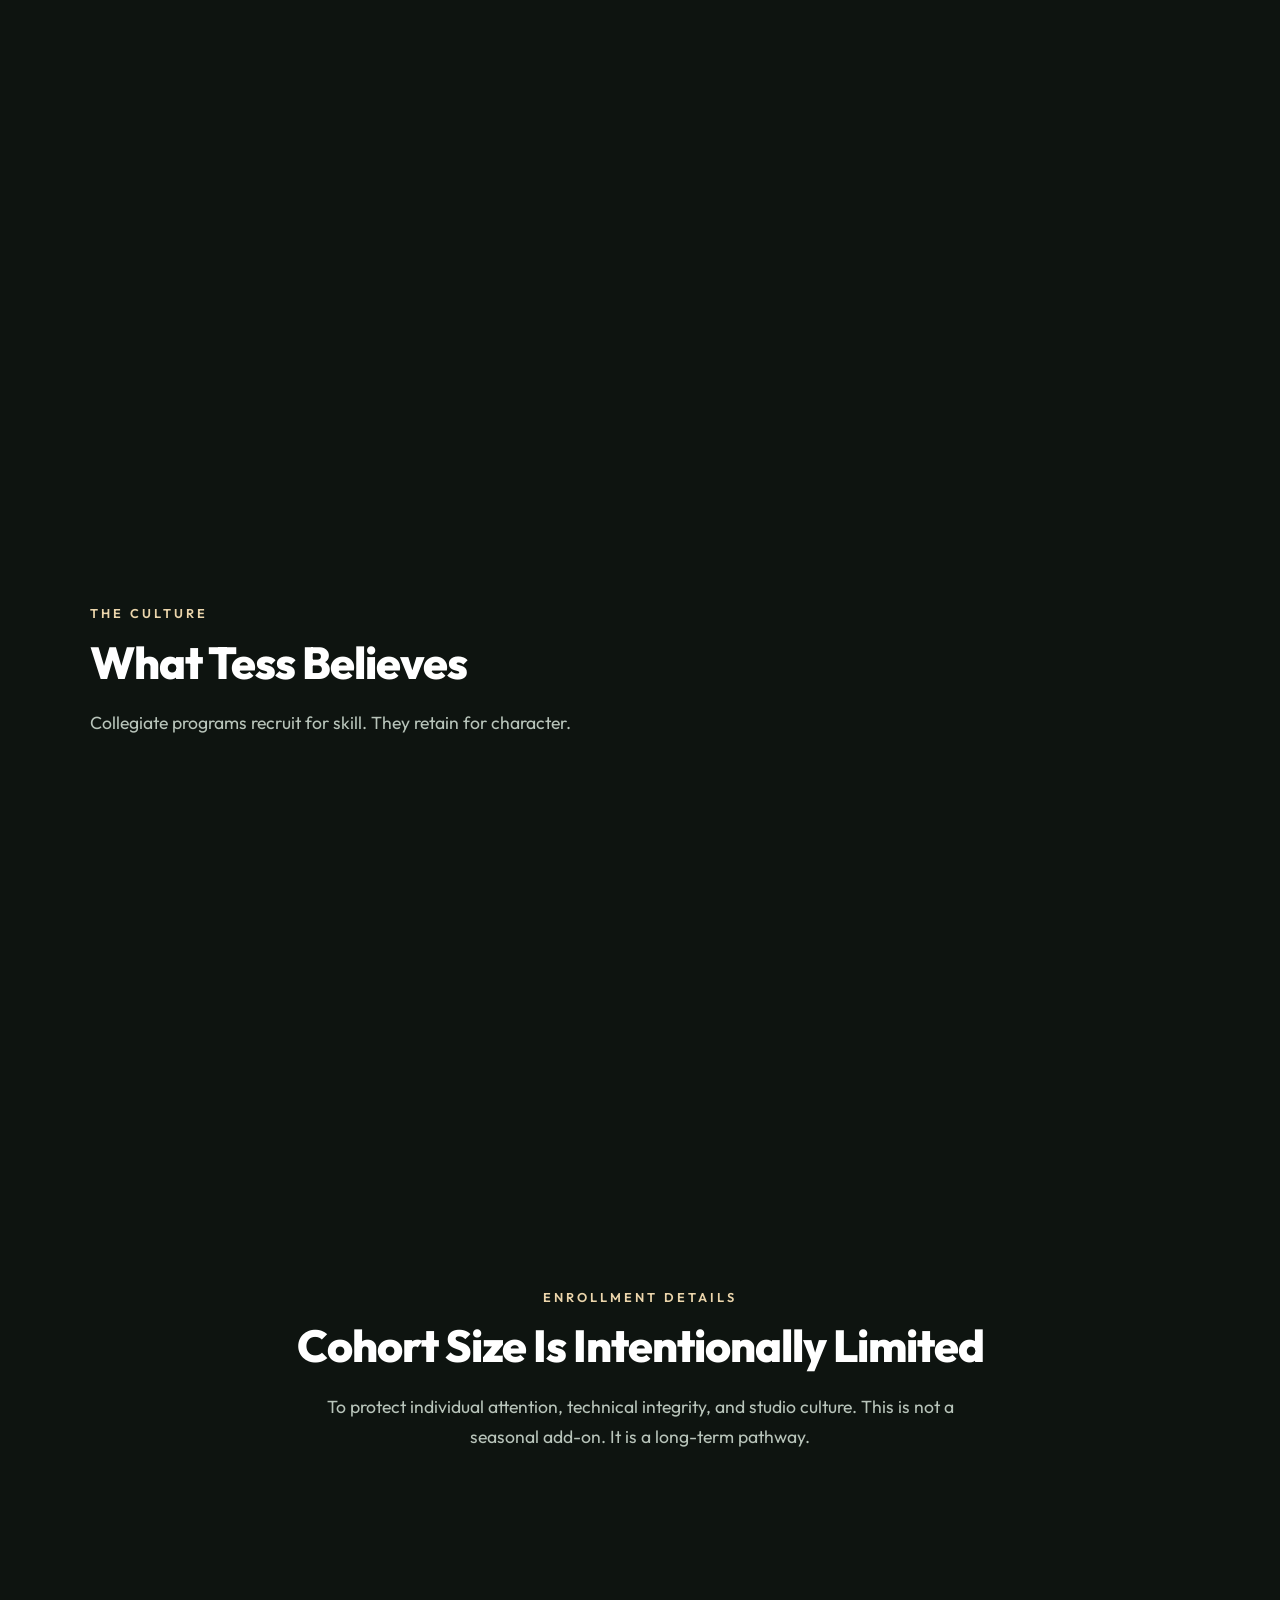
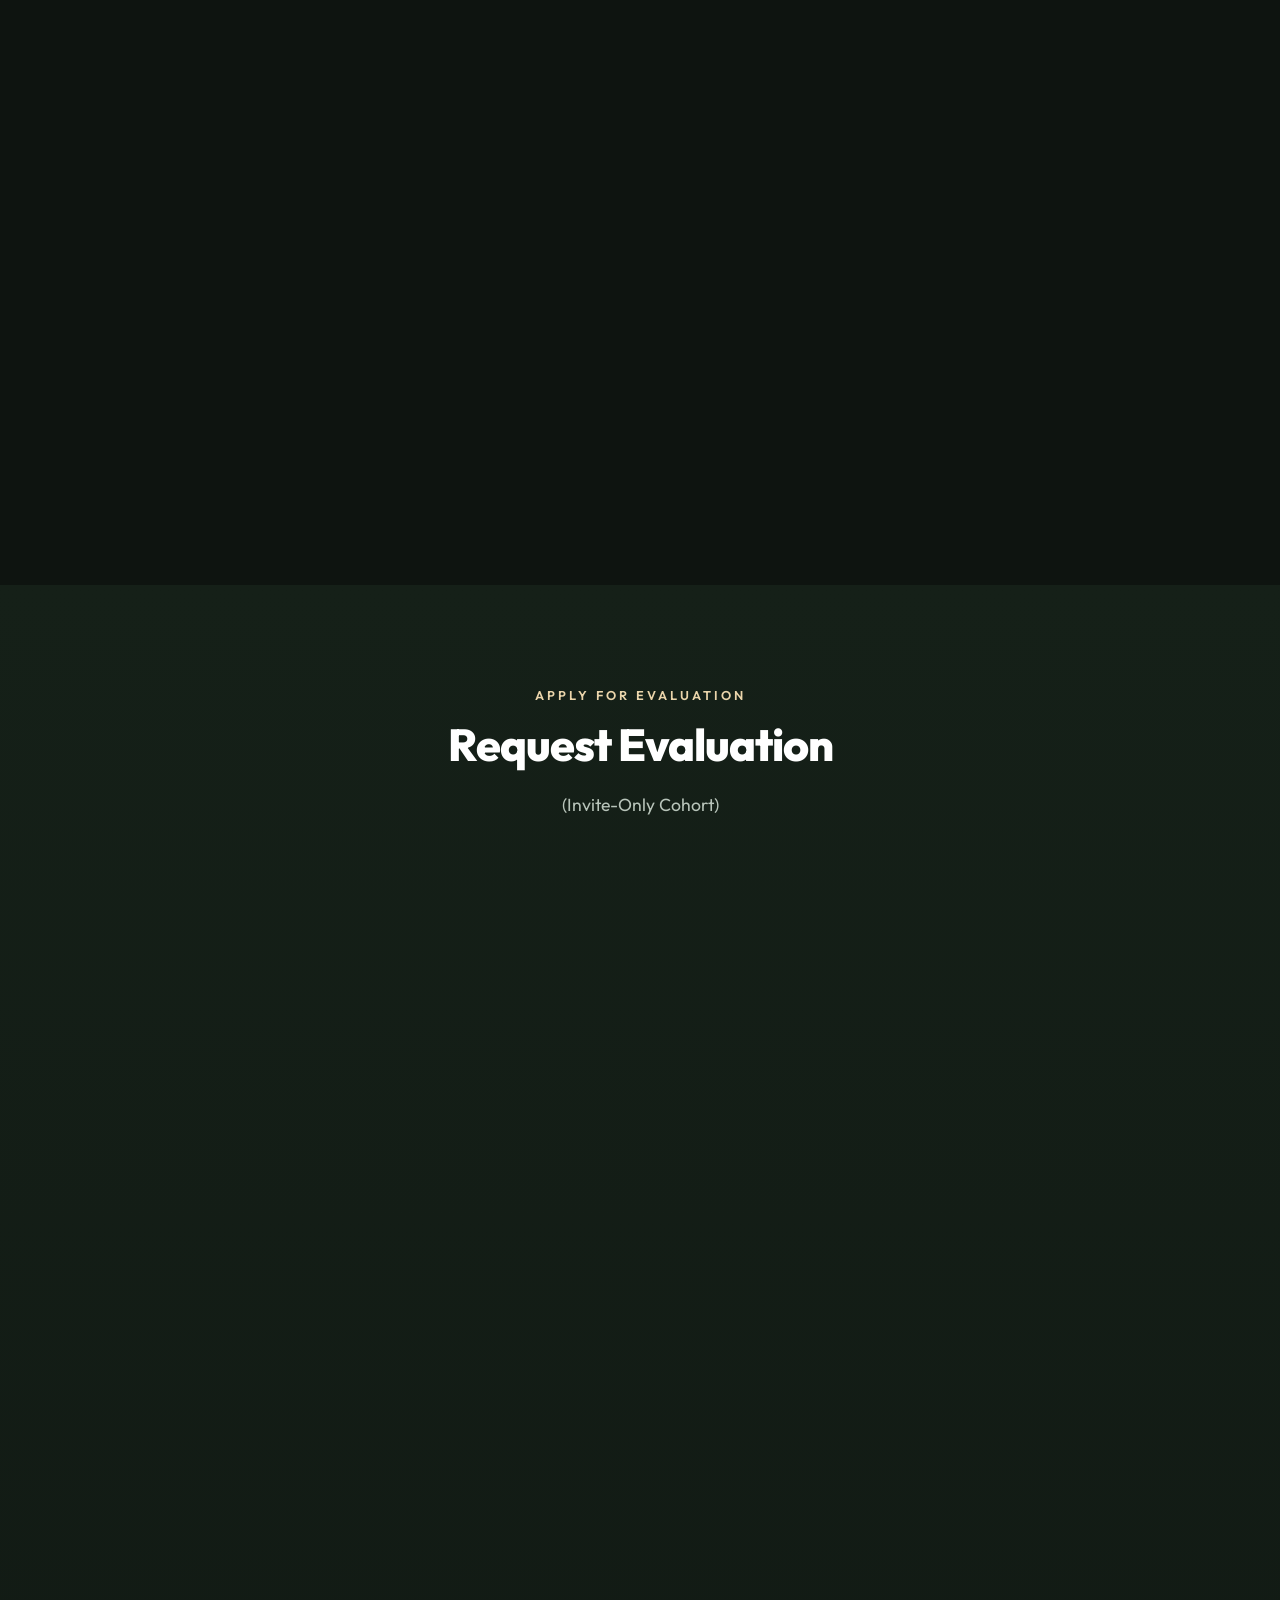
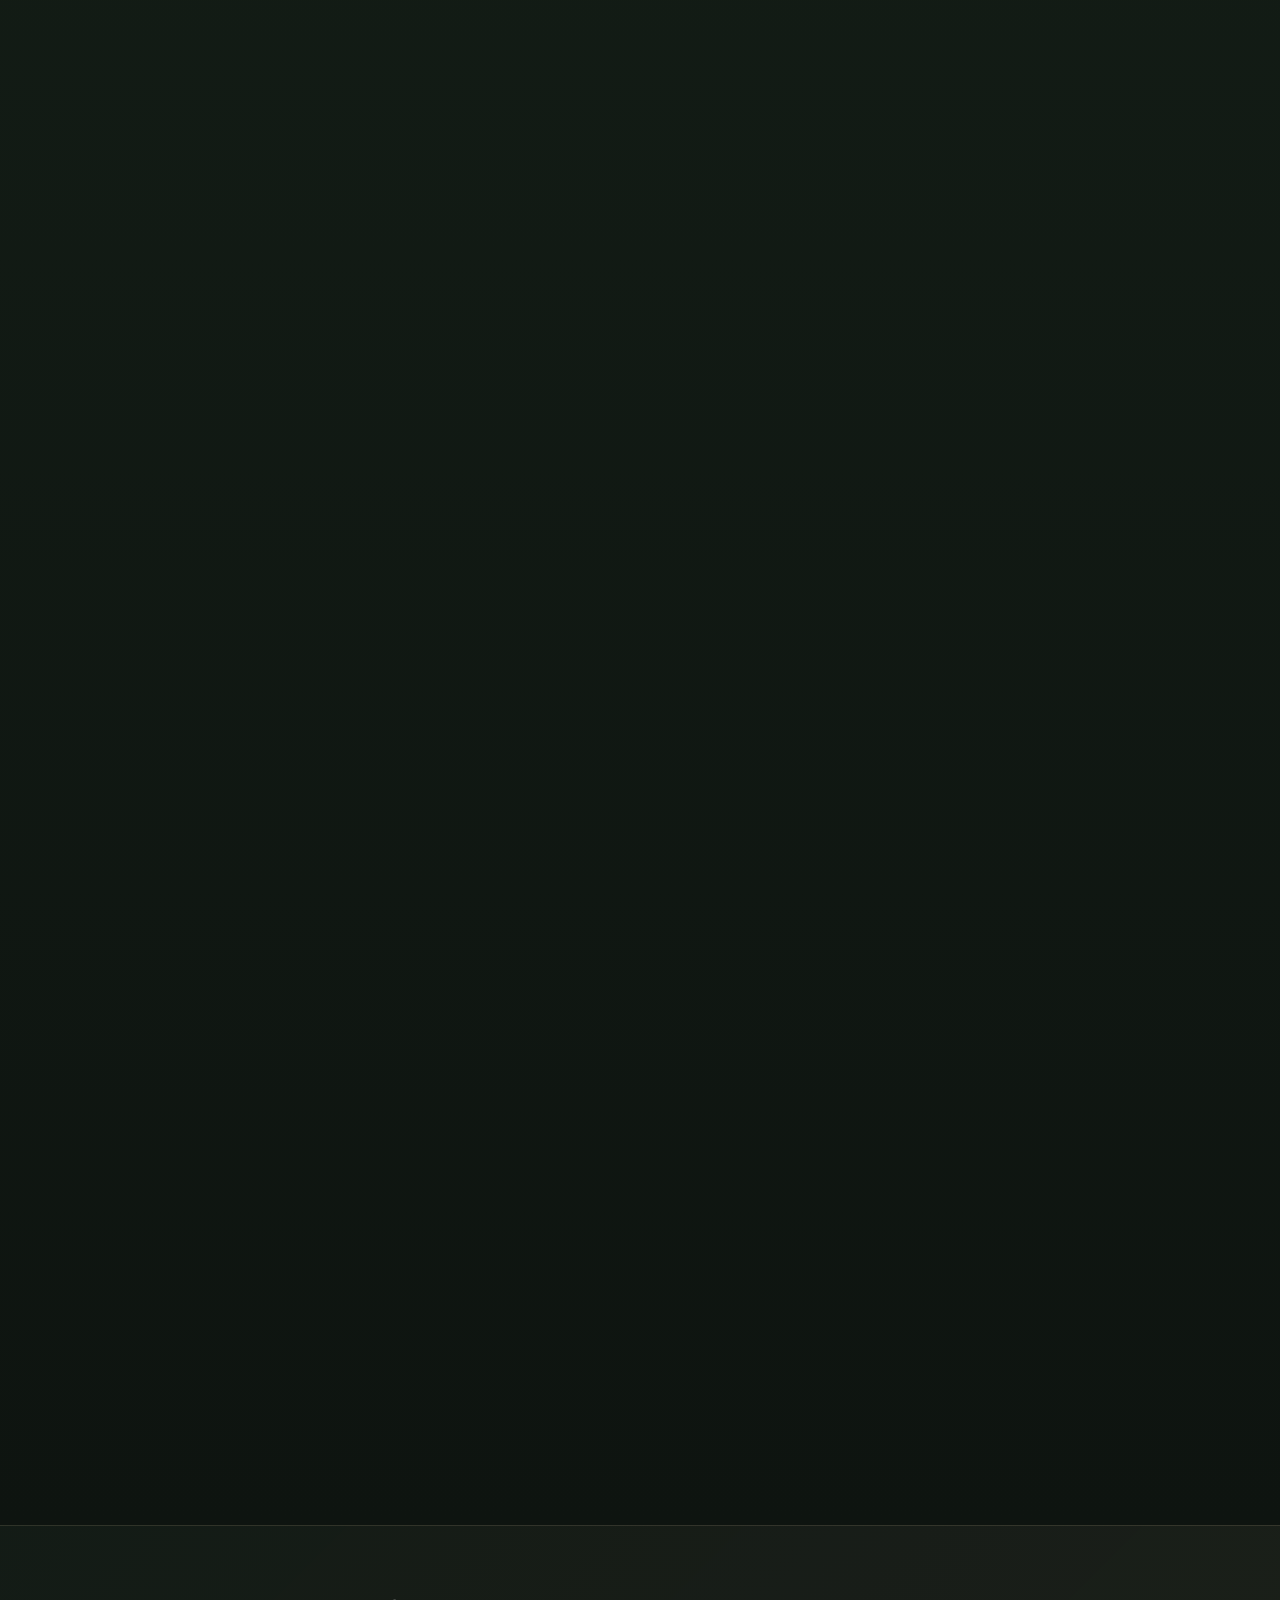
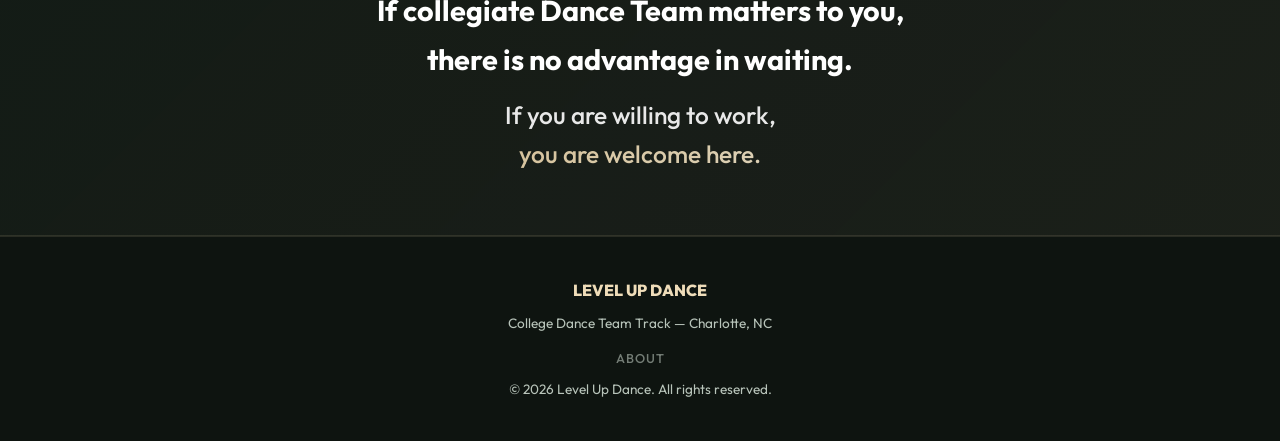
<file: production.html>
<!DOCTYPE html>
<html lang="en">

<head>
    <meta charset="UTF-8">
    <meta name="viewport" content="width=device-width, initial-scale=1.0">
    <title>College Dance Team Track | Level Up Dance</title>
    <meta name="description"
        content="Prepare for collegiate dance team tryouts with former D1 Head Coach Tess Liantonio. Limited enrollment. Evaluations begin May 2026.">
    <link rel="icon" type="image/png" href="assets/logo/LevelUp_Primary_Black_favicon.png">
    <link rel="preconnect" href="https://fonts.googleapis.com">
    <link rel="preconnect" href="https://fonts.gstatic.com" crossorigin>
    <link
        href="https://fonts.googleapis.com/css2?family=Outfit:wght@300;400;500;600;700;800;900&family=Dancing+Script:wght@700&display=swap"
        rel="stylesheet">
    <link rel="stylesheet" href="production.css">
</head>

<body>

    <!-- ═══════════════════════════════════════════════════════════
         SECTION: NAVIGATION
         - Logo links to levelupdance.io (new tab)
         - Nav links REMOVED per instructions
         - Taglines from content-source.txt lines 1-2
         - Apply Now CTA anchors to #apply form
         ═══════════════════════════════════════════════════════════ -->
    <nav>
        <a href="https://levelupdance.io" target="_blank" rel="noopener noreferrer" class="nav-logo">
            <img src="assets/logo/LevelUp_Primary_Black.png" alt="Level Up Dance">
        </a>
        <div class="nav-taglines">
            <div class="nav-tagline-primary">College Dance Team Track</div>
            <div class="nav-tagline-secondary">Level Up | Led by Tess Liantonio</div>
        </div>
        <a href="#apply" class="nav-cta">Apply Now →</a>
    </nav>


    <!-- ═══════════════════════════════════════════════════════════
         SECTION: HERO
         H1 + H2: Centered (from content-source.txt lines 4-5)
         Remaining content: Left-justified
         ═══════════════════════════════════════════════════════════ -->
    <section class="hero" style="background-image: url('assets/photos/Reece Studio.jpg');">
        <div class="hero-particles" id="particles"></div>
        <div class="hero-content fade-up">
            <!-- CENTERED: H1 and H2 -->
            <div class="hero-headline">
                <h1><span class="gradient">If Collegiate Dance Team Is the Goal</span></h1>
                <h2>Train Like It.</h2>
            </div>

            <!-- LEFT-JUSTIFIED: Remaining hero content -->
            <div class="hero-body">
                <p class="hero-subtitle">
                    Collegiate Dance Teams do not recruit casually.<br>
                    They recruit dancers who are:
                </p>
                <ul class="hero-list">
                    <li>Technically consistent</li>
                    <li>Athletic under pressure</li>
                    <li>Versatile across styles</li>
                    <li>Coachable</li>
                    <li>Professionally prepared</li>
                </ul>
                <p class="hero-subtitle">
                    That level of readiness does not happen accidentally.<br>
                    <strong>It is trained.</strong><br>
                    Charlotte now has a structured pathway to build it.
                </p>

                <div class="hero-cta-group">
                    <a href="#apply" class="btn-primary">✨ Apply for Evaluation</a>
                    <a href="#program" class="btn-secondary hidden">Learn More ↓</a>
                </div>
            </div>

            <div class="stats-bar">
                <div class="stat">
                    <div class="stat-value">5</div>
                    <div class="stat-label">Seasons D1 Coaching</div>
                </div>
                <div class="stat">
                    <div class="stat-value">250+</div>
                    <div class="stat-label">College Staff Connections</div>
                </div>
                <div class="stat">
                    <div class="stat-value">200+</div>
                    <div class="stat-label">Combines This Year</div>
                </div>
            </div>
        </div>
    </section>


    <!-- ═══════════════════════════════════════════════════════════
         SECTION: WHY THIS EXISTS
         Content: "Why This Exists" from content-source.txt
         ═══════════════════════════════════════════════════════════ -->
    <section class="reality-section" id="program">
        <div class="container">
            <div class="section-label">Why This Exists</div>
            <h2 class="section-title">The Reality Families<br>Need to Understand</h2>
            <p class="section-subtitle mx-auto">Over 200 dancers participated in NCDTA collegiate combines this past
                year.
                Many walked away saying the same thing:</p>

            <div class="reality-quotes fade-up">
                <div class="reality-card">
                    <div class="reality-icon">◆</div>
                    <h3>"I didn't realize how early this preparation should have started."</h3>
                    <p>Collegiate recruitment is not built in senior year. Senior year is refinement. Preparation begins
                        years earlier.</p>
                </div>
                <div class="reality-card">
                    <div class="reality-icon">◆</div>
                    <h3>Training Creates Advantage</h3>
                    <p>This track exists to make sure serious dancers are not late to their own goals.</p>
                </div>
                <div class="reality-card">
                    <div class="reality-icon">◆</div>
                    <h3>Readiness Over Potential</h3>
                    <p>Collegiate Dance Teams recruit for readiness — not potential. And readiness is built over time.
                    </p>
                </div>
            </div>
        </div>
    </section>


    <!-- ═══════════════════════════════════════════════════════════
         SECTION: COACH BIO
         Content: "Led by Someone Who Has Lived It" from content-source.txt
         Photo: assets/photos/Tess Headshot_.jpg
         ═══════════════════════════════════════════════════════════ -->
    <section class="coach-section" id="coach">
        <div class="container">
            <div class="coach-card fade-up">
                <div class="coach-image-wrap">
                    <img src="assets/photos/Tess Headshot_.jpg" alt="Coach Tess Liantonio" loading="lazy">
                </div>
                <div class="coach-info">
                    <div class="section-label">Led by Someone Who Has Lived It</div>
                    <h2>Tess Liantonio</h2>
                    <div class="coach-role">Former Division I Head Coach</div>
                    <p>Former Head Coach, UNC Charlotte Dance Team (5 seasons)</p>
                    <p>Recruited and ran collegiate tryouts. Prepared dancers for Nationals.</p>
                    <p>Founder of NCDTA. In active dialogue with 250+ collegiate dance staffs.</p>
                    <p>Professional credits in television, film, and national broadcast.</p>
                    <p><strong>This is not theory. This is experience applied locally.</strong></p>
                    <div class="coach-credentials">
                        <span class="credential">▸ 5 Seasons Division I</span>
                        <span class="credential">▸ 250+ College Contacts</span>
                        <span class="credential">▸ NCDTA Founder</span>
                        <span class="credential">▸ TV · Film · Broadcast</span>
                    </div>
                </div>
            </div>
        </div>
    </section>


    <!-- ═══════════════════════════════════════════════════════════
         SECTION: WHO IT'S FOR
         Content: "Who This Is For" from content-source.txt
         ═══════════════════════════════════════════════════════════ -->
    <section>
        <div class="container">
            <div class="section-label">Who This Track Is For</div>
            <h2 class="section-title">This Pathway Is Open To</h2>
            <p class="section-subtitle">You do not need to be finished. You do need to be committed.</p>

            <div class="audience-grid fade-up">
                <div class="audience-tag"><span class="emoji">▸</span> Middle school dancers ready to build a
                    foundation correctly</div>
                <div class="audience-tag"><span class="emoji">▸</span> High school dancers serious about collegiate
                    auditions</div>
                <div class="audience-tag"><span class="emoji">▸</span> Studio dancers transitioning toward team
                    expectations</div>
                <div class="audience-tag"><span class="emoji">▸</span> Current dance team members who want structured
                    recruitment guidance</div>
            </div>

            <div class="audience-note fade-up">
                Skill is built. Strength is trained. Consistency is earned.<br>
                We work with dancers across levels and grades — but the expectation is the same:<br>
                <strong>Effort. Coachability. Discipline.</strong>
            </div>
        </div>
    </section>


    <!-- ═══════════════════════════════════════════════════════════
         SECTION: CURRICULUM / PROGRAM TRACKS
         Content: "The Structure" from content-source.txt — 3 pillars
         ═══════════════════════════════════════════════════════════ -->
    <section class="tracks-section" id="tracks">
        <div class="container">
            <div class="section-label">The Structure</div>
            <h2 class="section-title">A 12-Month Collegiate Preparation System</h2>
            <p class="section-subtitle">Built around three pillars.</p>

            <div class="tracks-grid fade-up">
                <!-- PILLAR 1 -->
                <div class="track-card">
                    <div class="track-icon">I</div>
                    <h3>1. Technical &amp; Athletic Mastery</h3>
                    <p class="track-desc">Weaknesses are addressed early. Standards are raised steadily.</p>
                    <ul class="track-list">
                        <li><span class="check">✦</span> Ballet foundation</li>
                        <li><span class="check">✦</span> Advanced turns &amp; leap progression</li>
                        <li><span class="check">✦</span> Kick stamina &amp; pom precision</li>
                        <li><span class="check">✦</span> Collegiate-style hip hop</li>
                        <li><span class="check">✦</span> Tumble training (with former Level 12 gymnast)</li>
                    </ul>
                </div>
                <!-- PILLAR 2 -->
                <div class="track-card">
                    <div class="track-icon">II</div>
                    <h3>2. Collegiate Performance Readiness</h3>
                    <p class="track-desc">We train dancers to function inside a team — not just perform solos.</p>
                    <ul class="track-list">
                        <li><span class="check">✦</span> Game day simulation</li>
                        <li><span class="check">✦</span> Performance under fatigue</li>
                        <li><span class="check">✦</span> Synchronization and uniformity</li>
                        <li><span class="check">✦</span> Quarterly performance projects</li>
                        <li><span class="check">✦</span> Real-world exposure</li>
                    </ul>
                </div>
                <!-- PILLAR 3 -->
                <div class="track-card">
                    <div class="track-icon">III</div>
                    <h3>3. Recruitment &amp; Professional Development</h3>
                    <p class="track-desc">Auditions should feel familiar — not overwhelming. Preparation replaces
                        guesswork.</p>
                    <ul class="track-list">
                        <li><span class="check">✦</span> 3 Mock Tryouts annually</li>
                        <li><span class="check">✦</span> Written scoring and feedback</li>
                        <li><span class="check">✦</span> Interview preparation</li>
                        <li><span class="check">✦</span> Portfolio and reel guidance</li>
                        <li><span class="check">✦</span> College matching support</li>
                        <li><span class="check">✦</span> Parent education sessions</li>
                    </ul>
                </div>
            </div>
        </div>
    </section>


    <!-- ═══════════════════════════════════════════════════════════
         SECTION: IMAGE SHOWCASE
         Photos from: assets/photos/
         ═══════════════════════════════════════════════════════════ -->
    <section class="showcase-section">
        <div class="container text-center" style="margin-bottom: 40px;">
            <div class="section-label">Inside the Studio</div>
            <h2 class="section-title">Where Hard Work Meets Artistry</h2>
        </div>
        <div class="showcase-grid fade-up">
            <div class="showcase-item">
                <img src="assets/photos/Tess Teaching.jpg" alt="Tess coaching in the studio">
                <div class="overlay"><span class="overlay-text">Expert Coaching</span></div>
            </div>
            <div class="showcase-item">
                <img src="assets/photos/Weddington Split.JPEG" alt="Dancer performing a split">
                <div class="overlay"><span class="overlay-text">Flexibility & Strength</span></div>
            </div>
            <div class="showcase-item">
                <img src="assets/photos/Reagan Pom .JPG" alt="Pom performance">
                <div class="overlay"><span class="overlay-text">Pom Precision</span></div>
            </div>
            <div class="showcase-item">
                <img src="assets/photos/Lilly Studio.jpg" alt="Studio training session">
                <div class="overlay"><span class="overlay-text">Studio Training</span></div>
            </div>
            <div class="showcase-item">
                <img src="assets/photos/Halle Leg.jpg" alt="Leg technique work">
                <div class="overlay"><span class="overlay-text">Technical Training</span></div>
            </div>
            <div class="showcase-item">
                <img src="assets/photos/Emily Football.jpg" alt="Game day performance">
                <div class="overlay"><span class="overlay-text">Game Day Performance</span></div>
            </div>
            <div class="showcase-item">
                <img src="assets/photos/Sterling Studio.jpg" alt="Dance practice">
                <div class="overlay"><span class="overlay-text">Practice & Polish</span></div>
            </div>
            <div class="showcase-item">
                <img src="assets/photos/Tess Teaching 2 .png" alt="Tess demonstrating technique">
                <div class="overlay"><span class="overlay-text">Hands-On Instruction</span></div>
            </div>
        </div>
    </section>


    <!-- ═══════════════════════════════════════════════════════════
         SECTION: EXPECTED OUTCOME
         Content: "The Outcome" from content-source.txt
         ═══════════════════════════════════════════════════════════ -->
    <section>
        <div class="container">
            <div class="section-label">The Expected Outcome</div>
            <h2 class="section-title">By Senior Year, Dancers<br>In This Track Should</h2>
            <div class="audience-grid fade-up">
                <div class="audience-tag"><span class="emoji">✦</span> Execute advanced skills consistently</div>
                <div class="audience-tag"><span class="emoji">✦</span> Maintain stamina under pressure</div>
                <div class="audience-tag"><span class="emoji">✦</span> Perform multiple collegiate styles confidently
                </div>
                <div class="audience-tag"><span class="emoji">✦</span> Interview with clarity and maturity</div>
                <div class="audience-tag"><span class="emoji">✦</span> Understand recruitment timelines</div>
                <div class="audience-tag"><span class="emoji">✦</span> Evaluate program fit strategically</div>
            </div>
        </div>
    </section>


    <!-- ═══════════════════════════════════════════════════════════
         SECTION: GUARANTEE BANNER
         Content: from content-source.txt
         ═══════════════════════════════════════════════════════════ -->
    <div class="guarantee-banner fade-up">
        <p class="guarantee-text">
            Placement cannot be guaranteed.<br>
            <span class="highlight">Preparation can.</span>
        </p>
    </div>


    <!-- ═══════════════════════════════════════════════════════════
         SECTION: THE CULTURE
         Content: "The Culture" from content-source.txt
         ═══════════════════════════════════════════════════════════ -->
    <section>
        <div class="container">
            <div class="section-label">The Culture</div>
            <h2 class="section-title">What Tess Believes</h2>
            <p class="section-subtitle">Collegiate programs recruit for skill. They retain for character.</p>
            <div class="reality-quotes fade-up">
                <div class="reality-card">
                    <div class="reality-icon">◈</div>
                    <h3>Growth Is Layered</h3>
                    <p>In this track, dancers are expected to: support teammates, accept correction, maintain
                        professionalism, contribute positively to the room.</p>
                </div>
                <div class="reality-card">
                    <div class="reality-icon">◈</div>
                    <h3>Correction Is Investment</h3>
                    <p>Growth is not rushed. It is layered. Correction is not criticism. It is investment.</p>
                </div>
                <div class="reality-card">
                    <div class="reality-icon">◈</div>
                    <h3>Love Looks Like Structure</h3>
                    <p>Love in this studio looks like structure. It looks like accountability. It looks like long-term
                        development over short-term applause.</p>
                </div>
            </div>
        </div>
    </section>


    <!-- ═══════════════════════════════════════════════════════════
         SECTION: ENROLLMENT
         Content: "Enrollment" from content-source.txt
         ═══════════════════════════════════════════════════════════ -->
    <section class="enrollment-section" id="enrollment">
        <div class="container">
            <div class="section-label">Enrollment Details</div>
            <h2 class="section-title">Cohort Size Is Intentionally Limited</h2>
            <p class="section-subtitle mx-auto">To protect individual attention, technical integrity, and studio
                culture. This is not a seasonal add-on. It is a long-term pathway.</p>

            <div class="enrollment-timeline fade-up">
                <div class="timeline-step">
                    <div class="timeline-dot">1</div>
                    <div class="timeline-label">Apply</div>
                    <div class="timeline-detail">Submit evaluation form</div>
                </div>
                <div class="timeline-step">
                    <div class="timeline-dot">2</div>
                    <div class="timeline-label">Evaluate</div>
                    <div class="timeline-detail">Private Evaluations begin in May</div>
                </div>
                <div class="timeline-step">
                    <div class="timeline-dot">3</div>
                    <div class="timeline-label">Onboard</div>
                    <div class="timeline-detail">Summer onboarding begins shortly after</div>
                </div>
                <div class="timeline-step">
                    <div class="timeline-dot">4</div>
                    <div class="timeline-label">Train</div>
                    <div class="timeline-detail">Full training season begins in July</div>
                </div>
            </div>

            <div class="enrollment-images fade-up">
                <div class="enroll-img-item">
                    <img src="assets/photos/Basketball.jpg" alt="Dance team at basketball game">
                    <div class="enroll-img-label">Game Day Performance</div>
                </div>
                <div class="enroll-img-item">
                    <img src="assets/photos/Josie Football.jpg" alt="Dance team at football game">
                    <div class="enroll-img-label">Collegiate Readiness</div>
                </div>
            </div>
        </div>
    </section>


    <!-- ═══════════════════════════════════════════════════════════
         SECTION: APPLICATION FORM
         Form submits to tess@levelupdance.io via FormSubmit
         ═══════════════════════════════════════════════════════════ -->
    <section class="form-section" id="apply">
        <div class="container">
            <div class="text-center" style="margin-bottom: 40px;">
                <div class="section-label">Apply for Evaluation</div>
                <h2 class="section-title">Request Evaluation</h2>
                <p class="section-subtitle mx-auto">(Invite-Only Cohort)</p>
            </div>

            <div class="form-card fade-up">
                <form id="application-form" onsubmit="submitApplication(event)">
                    <div class="form-grid">
                        <div class="form-group">
                            <label>Dancer Name</label>
                            <input type="text" name="dancer_name" placeholder="First & Last Name" required>
                        </div>
                        <div class="form-group">
                            <label>Parent/Guardian Name</label>
                            <input type="text" name="parent_name" placeholder="First & Last Name" required>
                        </div>
                        <div class="form-group">
                            <label>Parent Email</label>
                            <input type="email" name="parent_email" placeholder="email@example.com" required>
                        </div>
                        <div class="form-group">
                            <label>Parent Phone</label>
                            <input type="tel" name="parent_phone" placeholder="(555) 555-5555" required>
                        </div>
                        <div class="form-group">
                            <label>Rising Grade (2026–2027 School Year)</label>
                            <select name="rising_grade" required>
                                <option value="" disabled selected>Select grade...</option>
                                <option>6th Grade</option>
                                <option>7th Grade</option>
                                <option>8th Grade</option>
                                <option>Freshman</option>
                                <option>Sophomore</option>
                                <option>Junior</option>
                                <option>Senior</option>
                            </select>
                        </div>
                        <div class="form-group">
                            <label>How many years has your dancer been training?</label>
                            <input type="number" name="years_training" min="0" placeholder="e.g., 5">
                        </div>
                    </div>

                    <!-- Training Background -->
                    <h3 style="color: var(--text); margin: 32px 0 16px; font-size: 1.1rem;">Training Background</h3>
                    <div class="form-group full">
                        <label>Primary styles currently training in (select all that apply)</label>
                        <div class="checkbox-wrap">
                            <label class="checkbox-row"><input type="checkbox" name="styles" value="Jazz"> Jazz</label>
                            <label class="checkbox-row"><input type="checkbox" name="styles" value="Ballet">
                                Ballet</label>
                            <label class="checkbox-row"><input type="checkbox" name="styles" value="Lyrical">
                                Lyrical</label>
                            <label class="checkbox-row"><input type="checkbox" name="styles" value="Hip Hop"> Hip
                                Hop</label>
                            <label class="checkbox-row"><input type="checkbox" name="styles" value="Tumble">
                                Tumble</label>
                            <label class="checkbox-row"><input type="checkbox" name="styles" value="Pom"> Pom</label>
                            <label class="checkbox-row"><input type="checkbox" name="styles" value="Other">
                                Other</label>
                        </div>
                    </div>
                    <div class="form-grid" style="margin-top: 16px;">
                        <div class="form-group">
                            <label>Is your dancer currently on a school or studio team?</label>
                            <select name="current_team">
                                <option value="" disabled selected>Select...</option>
                                <option>School Team</option>
                                <option>Studio Team</option>
                                <option>Both</option>
                                <option>Neither</option>
                            </select>
                        </div>
                    </div>

                    <!-- Collegiate Exposure -->
                    <h3 style="color: var(--text); margin: 32px 0 16px; font-size: 1.1rem;">Collegiate Exposure</h3>
                    <div class="form-group full">
                        <label>Has your dancer ever: (select all that apply)</label>
                        <div class="checkbox-col">
                            <label class="checkbox-row"><input type="checkbox" name="exposure" value="combine"> Attended
                                a college dance team combine</label>
                            <label class="checkbox-row"><input type="checkbox" name="exposure" value="clinic"> Attended
                                a college clinic / intensive / youth day</label>
                            <label class="checkbox-row"><input type="checkbox" name="exposure" value="video"> Submitted
                                a recruitment video</label>
                            <label class="checkbox-row"><input type="checkbox" name="exposure" value="coach_contact">
                                Communicated directly with a college coach</label>
                            <label class="checkbox-row"><input type="checkbox" name="exposure" value="none"> None of the
                                above</label>
                        </div>
                    </div>

                    <!-- Commitment & Direction -->
                    <h3 style="color: var(--text); margin: 32px 0 16px; font-size: 1.1rem;">Commitment & Direction</h3>
                    <div class="form-grid">
                        <div class="form-group full">
                            <label>What are your dancer's long-term goals?</label>
                            <textarea name="goals"
                                placeholder="Tell us about your dancer's goals, dream schools, and what they hope to achieve..."></textarea>
                        </div>
                        <div class="form-group">
                            <label>Which best describes your dancer right now?</label>
                            <select name="commitment_level">
                                <option value="" disabled selected>Select...</option>
                                <option>Highly committed to pursuing a collegiate team</option>
                                <option>Interested in the collegiate pathway</option>
                                <option>Exploring options</option>
                                <option>Unsure but open to guidance</option>
                            </select>
                        </div>
                        <div class="form-group">
                            <label>Are you prepared for a 2–3 day per week structured training commitment?</label>
                            <select name="training_commitment">
                                <option>Yes</option>
                                <option>No</option>
                            </select>
                        </div>
                        <div class="form-group">
                            <label>Are you available for in-person evaluation in May?</label>
                            <select name="may_availability">
                                <option>Yes</option>
                                <option>No</option>
                                <option>Need scheduling options</option>
                            </select>
                        </div>
                        <div class="form-group">
                            <label>Are you located within driving distance of Charlotte?</label>
                            <select name="location">
                                <option>Local</option>
                                <option>1–2 Hours Away</option>
                                <option>2+ Hours Away</option>
                            </select>
                        </div>
                        <div class="form-group full">
                            <label>What is your dancer's greatest strength?</label>
                            <textarea name="strength" placeholder="What does your dancer excel at?"></textarea>
                        </div>
                        <div class="form-group full">
                            <label>Where does your dancer need the most development?</label>
                            <textarea name="development" placeholder="What areas need the most growth?"></textarea>
                        </div>
                        <div class="form-group full">
                            <label>Is there anything else you would like to share?</label>
                            <textarea name="additional" placeholder="Any additional information..."></textarea>
                        </div>
                        <div class="form-group full">
                            <label class="checkbox-row" style="align-items: flex-start; gap: 10px;">
                                <input type="checkbox" style="margin-top: 3px;" required>
                                I understand this is an invite-only pathway and completion of this form does not
                                guarantee placement.
                            </label>
                        </div>
                    </div>
                    <button type="submit" class="form-submit">Submit Application ✨</button>
                    <p class="form-note">We'll review your application and reach out within 48 hours.</p>
                </form>
            </div>
        </div>
    </section>


    <!-- ═══════════════════════════════════════════════════════════
         SECTION: CLOSING CTA
         Content: "Final Word" from content-source.txt
         ═══════════════════════════════════════════════════════════ -->
    <div class="guarantee-banner fade-up">
        <p class="guarantee-text">
            If collegiate Dance Team matters to you,<br>
            there is no advantage in waiting.<br>
            <span
                style="font-size: 0.85em; opacity: 0.9; display: block; margin-top: 12px; font-weight: 500; line-height: 1.6;">
                If you are willing to work,<br>
                <span class="highlight">you are welcome here.</span>
            </span>
        </p>
    </div>


    <!-- ═══════════════════════════════════════════════════════════
         SECTION: FOOTER
         ═══════════════════════════════════════════════════════════ -->
    <footer>
        <a href="https://levelupdance.io" target="_blank" rel="noopener noreferrer" style="text-decoration: none;">
            <div class="footer-brand">LEVEL UP DANCE</div>
        </a>
        <p>College Dance Team Track — Charlotte, NC</p>
        <p style="margin-top: 12px;"><a href="#" onclick="openAbout(event)" class="footer-about-link">About</a></p>
        <p style="margin-top: 8px;">© 2026 Level Up Dance. All rights reserved.</p>
    </footer>

    <!-- About Page Modal -->
    <div id="about-modal" class="about-modal">
        <div class="about-modal-content">
            <button class="about-modal-close" onclick="closeAbout()">✕</button>
            <iframe id="about-iframe" src="" frameborder="0"></iframe>
        </div>
    </div>


    <!-- ═══════════════════════════════════════════════════════════
         SCRIPTS — Particles, scroll animations, nav behavior
         ═══════════════════════════════════════════════════════════ -->
    <script>
        // Floating particles — brand colors (green/gold tones)
        const container = document.getElementById('particles');
        const colors = ['#3a4c40', '#4d6354', '#ebd5ab', '#d4b87a'];
        for (let i = 0; i < 15; i++) {
            const p = document.createElement('div');
            p.classList.add('particle');
            p.style.width = p.style.height = Math.random() * 6 + 2 + 'px';
            p.style.left = Math.random() * 100 + '%';
            p.style.top = Math.random() * 100 + '%';
            p.style.background = colors[Math.floor(Math.random() * colors.length)];
            p.style.animationDelay = Math.random() * 6 + 's';
            p.style.animationDuration = Math.random() * 4 + 4 + 's';
            container.appendChild(p);
        }

        // Fade-in on scroll
        const observer = new IntersectionObserver((entries) => {
            entries.forEach(entry => {
                if (entry.isIntersecting) {
                    entry.target.classList.add('visible');
                    observer.unobserve(entry.target);
                }
            });
        }, { threshold: 0.15 });

        document.querySelectorAll('.fade-up').forEach(el => observer.observe(el));

        // Smooth nav background on scroll
        window.addEventListener('scroll', () => {
            const nav = document.querySelector('nav');
            nav.style.background = window.scrollY > 60
                ? 'rgba(14,20,16,0.95)' : 'rgba(14,20,16,0.85)';
        });

        // Form submission → opens local email client
        function submitApplication(e) {
            e.preventDefault();
            const form = e.target;

            // Gather text/select fields
            const dancerName = form.querySelector('[name="dancer_name"]')?.value || '';
            const parentName = form.querySelector('[name="parent_name"]')?.value || '';
            const parentEmail = form.querySelector('[name="parent_email"]')?.value || '';
            const parentPhone = form.querySelector('[name="parent_phone"]')?.value || '';
            const risingGrade = form.querySelector('[name="rising_grade"]')?.value || '';
            const yearsTraining = form.querySelector('[name="years_training"]')?.value || '';
            const currentTeam = form.querySelector('[name="current_team"]')?.value || '';
            const goals = form.querySelector('[name="goals"]')?.value || '';
            const commitmentLevel = form.querySelector('[name="commitment_level"]')?.value || '';
            const trainingCommitment = form.querySelector('[name="training_commitment"]')?.value || '';
            const mayAvailability = form.querySelector('[name="may_availability"]')?.value || '';
            const location = form.querySelector('[name="location"]')?.value || '';
            const strength = form.querySelector('[name="strength"]')?.value || '';
            const development = form.querySelector('[name="development"]')?.value || '';
            const additional = form.querySelector('[name="additional"]')?.value || '';

            // Gather checkboxes
            const styles = [...form.querySelectorAll('[name="styles"]:checked')].map(cb => cb.value).join(', ') || 'None selected';
            const exposure = [...form.querySelectorAll('[name="exposure"]:checked')].map(cb => cb.value).join(', ') || 'None selected';

            // Build email body
            const body = [
                '=== NEW APPLICATION: College Dance Team Track ===',
                '',
                'DANCER INFORMATION',
                `Dancer Name: ${dancerName}`,
                `Parent/Guardian: ${parentName}`,
                `Parent Email: ${parentEmail}`,
                `Parent Phone: ${parentPhone}`,
                `Rising Grade: ${risingGrade}`,
                `Years Training: ${yearsTraining}`,
                '',
                'TRAINING BACKGROUND',
                `Styles: ${styles}`,
                `Current Team: ${currentTeam}`,
                '',
                'COLLEGIATE EXPOSURE',
                `Experience: ${exposure}`,
                '',
                'COMMITMENT & DIRECTION',
                `Long-term Goals: ${goals}`,
                `Current Commitment Level: ${commitmentLevel}`,
                `2-3 Day/Week Commitment: ${trainingCommitment}`,
                `Available for May Evaluation: ${mayAvailability}`,
                `Location: ${location}`,
                '',
                'STRENGTHS & DEVELOPMENT',
                `Greatest Strength: ${strength}`,
                `Needs Most Development: ${development}`,
                '',
                'ADDITIONAL NOTES',
                additional || '(none)',
            ].join('\n');

            const subject = encodeURIComponent(`Application: ${dancerName} — College Dance Team Track`);
            const encodedBody = encodeURIComponent(body);

            window.location.href = `mailto:tess@levelupdance.io?subject=${subject}&body=${encodedBody}`;
        }

        // About modal
        function openAbout(e) {
            e.preventDefault();
            const modal = document.getElementById('about-modal');
            const iframe = document.getElementById('about-iframe');
            iframe.src = 'levelupdance-about.html';
            modal.classList.add('active');
            document.body.style.overflow = 'hidden';
        }

        function closeAbout() {
            const modal = document.getElementById('about-modal');
            const iframe = document.getElementById('about-iframe');
            modal.classList.remove('active');
            iframe.src = '';
            document.body.style.overflow = '';
        }

        // Close modal on ESC or backdrop click
        document.addEventListener('keydown', (e) => {
            if (e.key === 'Escape') closeAbout();
        });
        document.getElementById('about-modal').addEventListener('click', (e) => {
            if (e.target === e.currentTarget) closeAbout();
        });
    </script>
</body>

</html>
</file>
<file: production.css>
/*
 * ═══════════════════════════════════════════════════════════════
 *  PRODUCTION.CSS — Level Up Dance | College Dance Team Track
 * ═══════════════════════════════════════════════════════════════
 *
 *  BRANDING: Dark Green #3a4c40 | Gold #ebd5ab | White #FFFFFF
 *  CMS-Ready: Clean semantic structure, CSS custom properties
 */

*,
*::before,
*::after {
    box-sizing: border-box;
    margin: 0;
    padding: 0;
}

:root {
    /* ──── BRAND COLORS ──── */
    --primary: #3a4c40;
    --primary-light: #4d6354;
    --primary-dark: #2a3830;
    --secondary: #ebd5ab;
    --accent: #ebd5ab;
    --gold: #ebd5ab;
    --gold-light: #f2e4c6;
    --gold-dark: #d4b87a;

    /* ──── SURFACE COLORS (dark green-tinted) ──── */
    --dark: #0e1410;
    --dark-card: #152018;
    --dark-surface: #1c2a20;
    --text: #FFFFFF;
    --text-muted: #b8c4ba;

    /* ──── EFFECTS ──── */
    --glass: rgba(235, 213, 171, 0.06);
    --glass-border: rgba(235, 213, 171, 0.12);
    --radius: 16px;
    --radius-sm: 10px;
    --transition: 0.3s cubic-bezier(0.4, 0, 0.2, 1);
}

html {
    scroll-behavior: smooth;
}

body {
    font-family: 'Outfit', sans-serif;
    background: var(--dark);
    color: var(--text);
    line-height: 1.7;
    overflow-x: hidden;
}


/* ═══ NAVIGATION ═══ */
nav {
    position: fixed;
    top: 0;
    left: 0;
    right: 0;
    z-index: 100;
    padding: 18px 36px;
    display: flex;
    justify-content: space-between;
    align-items: center;
    backdrop-filter: blur(20px);
    background: rgba(14, 20, 16, 0.85);
    border-bottom: 1px solid var(--glass-border);
    transition: var(--transition);
}

.nav-logo {
    display: flex;
    align-items: center;
    text-decoration: none;
}

.nav-logo img {
    height: 64px;
    display: block;
    filter: brightness(0) invert(1);
}

.nav-taglines {
    display: flex;
    flex-direction: column;
    align-items: center;
    gap: 2px;
}

.nav-tagline-primary {
    font-size: 0.95rem;
    font-weight: 700;
    color: var(--gold);
    letter-spacing: 2px;
    text-transform: uppercase;
}

.nav-tagline-secondary {
    font-size: 0.8rem;
    font-weight: 400;
    color: var(--text-muted);
    letter-spacing: 0.5px;
}

.nav-cta {
    padding: 10px 24px;
    background: linear-gradient(135deg, var(--gold-dark), var(--gold));
    color: var(--primary-dark);
    text-decoration: none;
    border-radius: 50px;
    font-weight: 700;
    font-size: 0.85rem;
    transition: var(--transition);
    border: none;
    cursor: pointer;
    letter-spacing: 0.5px;
}

.nav-cta:hover {
    transform: translateY(-2px);
    box-shadow: 0 8px 25px rgba(235, 213, 171, 0.3);
}


/* ═══ HERO ═══ */
.hero {
    min-height: 100vh;
    display: flex;
    align-items: center;
    justify-content: center;
    padding: 120px 24px 80px;
    position: relative;
    overflow: hidden;
    background: center center / cover no-repeat;
    background-color: var(--dark);
}

.hero::before {
    content: '';
    position: absolute;
    inset: 0;
    background:
        linear-gradient(180deg, rgba(14, 20, 16, 0.95) 0%, rgba(14, 20, 16, 0.82) 40%, rgba(14, 20, 16, 0.95) 100%),
        radial-gradient(ellipse at 20% 50%, rgba(58, 76, 64, 0.25) 0%, transparent 60%),
        radial-gradient(ellipse at 80% 20%, rgba(235, 213, 171, 0.1) 0%, transparent 60%);
}

.hero-particles {
    position: absolute;
    inset: 0;
    overflow: hidden;
    pointer-events: none;
}

.particle {
    position: absolute;
    border-radius: 50%;
    animation: float 6s ease-in-out infinite;
}

@keyframes float {

    0%,
    100% {
        transform: translateY(0) rotate(0deg);
        opacity: 0.4;
    }

    50% {
        transform: translateY(-30px) rotate(180deg);
        opacity: 0.8;
    }
}

.hero-content {
    position: relative;
    z-index: 2;
    max-width: 800px;
    width: 100%;
}

.hero-badge {
    display: inline-flex;
    align-items: center;
    gap: 8px;
    padding: 8px 20px;
    border-radius: 50px;
    background: var(--glass);
    border: 1px solid var(--glass-border);
    font-size: 0.85rem;
    font-weight: 500;
    color: var(--gold);
    margin-bottom: 28px;
    backdrop-filter: blur(10px);
}

.hero-badge .dot {
    width: 8px;
    height: 8px;
    border-radius: 50%;
    background: var(--gold);
    animation: pulse-dot 2s infinite;
}

@keyframes pulse-dot {

    0%,
    100% {
        opacity: 1;
        transform: scale(1);
    }

    50% {
        opacity: 0.5;
        transform: scale(1.3);
    }
}

/* Hero headline area — centered */
.hero-headline {
    text-align: center;
    margin-bottom: 40px;
}

.hero h1 {
    font-size: clamp(2.8rem, 6vw, 4.5rem);
    font-weight: 900;
    line-height: 1.1;
    margin-bottom: 8px;
    letter-spacing: -2px;
    text-align: center;
}

.hero h1 .gradient {
    background: linear-gradient(135deg, var(--gold), var(--gold-light), var(--gold-dark));
    -webkit-background-clip: text;
    -webkit-text-fill-color: transparent;
}

.hero h2 {
    font-size: clamp(1.6rem, 3.5vw, 2.6rem);
    font-weight: 700;
    color: var(--gold);
    margin-bottom: 0;
    text-align: center;
    font-style: italic;
}

/* Hero body — left justified */
.hero-body {
    text-align: left;
    max-width: 650px;
    margin: 0 auto;
}

.hero-subtitle {
    font-size: clamp(1rem, 1.8vw, 1.15rem);
    color: var(--text-muted);
    font-weight: 400;
    line-height: 1.8;
    margin-bottom: 36px;
}

.hero-subtitle strong {
    color: var(--text);
    font-weight: 600;
}

.hero-list {
    list-style: none;
    padding: 0;
    margin: 0 0 24px 0;
    display: flex;
    flex-direction: column;
    gap: 6px;
}

.hero-list li {
    color: var(--gold);
    font-weight: 600;
    font-size: 0.95rem;
    display: flex;
    align-items: center;
    gap: 8px;
}

.hero-list li::before {
    content: '✦';
    color: var(--gold-dark);
    font-size: 0.7rem;
}

.hero-cta-group {
    display: flex;
    gap: 16px;
    flex-wrap: wrap;
}

.hidden {
    display: none !important;
}


/* ═══ BUTTONS ═══ */
.btn-primary {
    padding: 16px 36px;
    border-radius: 50px;
    font-weight: 700;
    font-size: 1rem;
    text-decoration: none;
    display: inline-flex;
    align-items: center;
    gap: 10px;
    background: linear-gradient(135deg, var(--gold-dark), var(--gold));
    color: var(--primary-dark);
    border: none;
    cursor: pointer;
    transition: var(--transition);
    font-family: 'Outfit', sans-serif;
    letter-spacing: 0.5px;
}

.btn-primary:hover {
    transform: translateY(-3px);
    box-shadow: 0 12px 35px rgba(235, 213, 171, 0.35);
}

.btn-secondary {
    padding: 16px 36px;
    border-radius: 50px;
    font-weight: 600;
    font-size: 1rem;
    text-decoration: none;
    display: inline-flex;
    align-items: center;
    gap: 10px;
    background: var(--glass);
    color: #fff;
    border: 1px solid var(--glass-border);
    cursor: pointer;
    transition: var(--transition);
    font-family: 'Outfit', sans-serif;
}

.btn-secondary:hover {
    background: rgba(235, 213, 171, 0.1);
    transform: translateY(-2px);
    border-color: var(--gold);
}


/* ═══ STATS BAR ═══ */
.stats-bar {
    display: flex;
    justify-content: center;
    gap: 48px;
    flex-wrap: wrap;
    margin-top: 60px;
    padding-top: 40px;
    border-top: 1px solid var(--glass-border);
}

.stat {
    text-align: center;
}

.stat-value {
    font-size: 2.2rem;
    font-weight: 800;
    background: linear-gradient(135deg, var(--gold), var(--gold-light));
    -webkit-background-clip: text;
    -webkit-text-fill-color: transparent;
}

.stat-label {
    font-size: 0.8rem;
    color: var(--text-muted);
    text-transform: uppercase;
    letter-spacing: 1px;
    font-weight: 500;
}


/* ═══ SECTIONS (shared) ═══ */
section {
    padding: 100px 24px;
}

.container {
    max-width: 1100px;
    margin: 0 auto;
}

.section-label {
    font-size: 0.8rem;
    font-weight: 600;
    text-transform: uppercase;
    letter-spacing: 3px;
    color: var(--gold);
    margin-bottom: 12px;
}

.section-title {
    font-size: clamp(2rem, 4vw, 2.8rem);
    font-weight: 800;
    line-height: 1.15;
    margin-bottom: 20px;
    letter-spacing: -1px;
}

.section-subtitle {
    font-size: 1.1rem;
    color: var(--text-muted);
    max-width: 640px;
    margin-bottom: 48px;
}

.text-center {
    text-align: center;
}

.text-left {
    text-align: left;
}

.mx-auto {
    margin-left: auto;
    margin-right: auto;
}


/* ═══ COACH SECTION ═══ */
.coach-section {
    background: linear-gradient(180deg, var(--dark) 0%, var(--dark-card) 100%);
}

.coach-card {
    display: grid;
    grid-template-columns: 1fr 1.3fr;
    gap: 60px;
    align-items: center;
}

.coach-image-wrap {
    position: relative;
    border-radius: var(--radius);
    overflow: hidden;
    aspect-ratio: 3/4;
    border: 2px solid var(--glass-border);
}

.coach-image-wrap img {
    width: 100%;
    height: 100%;
    object-fit: cover;
    display: block;
}

.coach-info h2 {
    font-size: 2.4rem;
    font-weight: 800;
    margin-bottom: 8px;
    letter-spacing: -1px;
}

.coach-role {
    font-family: 'Dancing Script', cursive;
    font-size: 1.4rem;
    color: var(--gold);
    margin-bottom: 24px;
}

.coach-info p {
    color: var(--text-muted);
    margin-bottom: 16px;
    font-size: 1.05rem;
}

.coach-credentials {
    display: flex;
    flex-wrap: wrap;
    gap: 12px;
    margin-top: 28px;
}

.credential {
    padding: 8px 18px;
    border-radius: 50px;
    font-size: 0.8rem;
    font-weight: 600;
    background: var(--glass);
    border: 1px solid var(--glass-border);
    color: var(--gold);
}


/* ═══ REALITY CHECK ═══ */
.reality-section {
    background: linear-gradient(180deg, var(--dark-card) 0%, var(--dark) 100%);
    text-align: center;
}

.reality-quotes {
    display: grid;
    grid-template-columns: repeat(3, 1fr);
    gap: 24px;
    margin-top: 48px;
}

.reality-card {
    padding: 36px 28px;
    border-radius: var(--radius);
    background: var(--glass);
    border: 1px solid var(--glass-border);
    backdrop-filter: blur(10px);
    transition: var(--transition);
}

.reality-card:hover {
    transform: translateY(-6px);
    border-color: var(--gold);
    box-shadow: 0 20px 40px rgba(0, 0, 0, 0.3);
}

.reality-icon {
    font-size: 2.4rem;
    margin-bottom: 16px;
}

.reality-card h3 {
    font-size: 1.1rem;
    font-weight: 700;
    margin-bottom: 12px;
}

.reality-card p {
    font-size: 0.95rem;
    color: var(--text-muted);
}


/* ═══ WHO IT'S FOR / AUDIENCE ═══ */
.audience-grid {
    display: grid;
    grid-template-columns: repeat(auto-fit, minmax(200px, 1fr));
    gap: 16px;
    margin-top: 40px;
}

.audience-tag {
    padding: 20px 24px;
    border-radius: var(--radius-sm);
    background: var(--glass);
    border: 1px solid var(--glass-border);
    display: flex;
    align-items: center;
    gap: 14px;
    font-weight: 500;
    font-size: 0.95rem;
    transition: var(--transition);
}

.audience-tag:hover {
    border-color: var(--gold);
    transform: translateX(4px);
}

.audience-tag .emoji {
    font-size: 1.5rem;
}

.audience-note {
    margin-top: 32px;
    padding: 24px 32px;
    border-radius: var(--radius);
    background: linear-gradient(135deg, rgba(58, 76, 64, 0.15), rgba(235, 213, 171, 0.08));
    border: 1px solid rgba(235, 213, 171, 0.15);
    font-size: 1.1rem;
    font-weight: 500;
    text-align: center;
}


/* ═══ PROGRAM TRACKS ═══ */
.tracks-section {
    background: linear-gradient(180deg, var(--dark) 0%, var(--dark-card) 100%);
}

.tracks-grid {
    display: grid;
    grid-template-columns: repeat(3, 1fr);
    gap: 24px;
}

.track-card {
    padding: 40px 28px;
    border-radius: var(--radius);
    background: var(--dark-surface);
    border: 1px solid var(--glass-border);
    transition: var(--transition);
    position: relative;
    overflow: hidden;
}

.track-card::before {
    content: '';
    position: absolute;
    top: 0;
    left: 0;
    right: 0;
    height: 3px;
    background: linear-gradient(90deg, var(--primary), var(--gold));
    opacity: 0;
    transition: var(--transition);
}

.track-card:hover {
    transform: translateY(-8px);
    border-color: var(--gold);
}

.track-card:hover::before {
    opacity: 1;
}

.track-icon {
    font-size: 2.4rem;
    margin-bottom: 20px;
}

.track-card h3 {
    font-size: 1.2rem;
    font-weight: 700;
    margin-bottom: 16px;
}

.track-card .track-desc {
    color: var(--text-muted);
    font-size: 0.9rem;
    margin-bottom: 12px;
}

.track-list {
    list-style: none;
}

.track-list li {
    padding: 8px 0;
    color: var(--text-muted);
    font-size: 0.9rem;
    display: flex;
    align-items: center;
    gap: 10px;
    border-bottom: 1px solid rgba(255, 255, 255, 0.04);
}

.track-list li:last-child {
    border-bottom: none;
}

.track-list .check {
    color: var(--gold);
    font-size: 0.8rem;
}


/* ═══ IMAGE SHOWCASE ═══ */
.showcase-section {
    background: var(--dark);
    padding: 80px 24px;
}

.showcase-grid {
    display: grid;
    grid-template-columns: repeat(3, 1fr);
    gap: 16px;
    max-width: 1200px;
    margin: 0 auto;
}

.showcase-item {
    border-radius: var(--radius-sm);
    overflow: hidden;
    position: relative;
    aspect-ratio: 3/3.5;
    cursor: pointer;
    transition: var(--transition);
}

.showcase-item:hover {
    transform: scale(1.03);
    z-index: 2;
    box-shadow: 0 20px 40px rgba(0, 0, 0, 0.5);
}

.showcase-item img {
    width: 100%;
    height: 100%;
    object-fit: cover;
    display: block;
}

.showcase-item .overlay {
    position: absolute;
    inset: 0;
    background: linear-gradient(180deg, transparent 50%, rgba(14, 20, 16, 0.8) 100%);
    opacity: 0;
    transition: var(--transition);
    display: flex;
    align-items: flex-end;
    padding: 20px;
}

.showcase-item:hover .overlay {
    opacity: 1;
}

.overlay-text {
    color: #fff;
    font-weight: 600;
    font-size: 0.9rem;
}

.showcase-item:first-child {
    grid-row: span 2;
    aspect-ratio: auto;
}


/* ═══ GUARANTEE BANNER ═══ */
.guarantee-banner {
    text-align: center;
    padding: 60px 24px;
    background: linear-gradient(135deg, rgba(58, 76, 64, 0.12) 0%, rgba(235, 213, 171, 0.06) 100%);
    border-top: 1px solid var(--glass-border);
    border-bottom: 1px solid var(--glass-border);
}

.guarantee-text {
    font-size: clamp(1.3rem, 3vw, 1.8rem);
    font-weight: 700;
    max-width: 700px;
    margin: 0 auto;
}

.guarantee-text .highlight {
    background: linear-gradient(135deg, var(--gold), var(--gold-light));
    -webkit-background-clip: text;
    -webkit-text-fill-color: transparent;
}


/* ═══ ENROLLMENT ═══ */
.enrollment-section {
    text-align: center;
}

.enrollment-timeline {
    display: flex;
    justify-content: center;
    gap: 0;
    margin: 48px auto;
    max-width: 700px;
    position: relative;
}

.enrollment-timeline::before {
    content: '';
    position: absolute;
    top: 28px;
    left: 15%;
    right: 15%;
    height: 2px;
    background: linear-gradient(90deg, var(--primary), var(--gold));
}

.timeline-step {
    flex: 1;
    text-align: center;
    position: relative;
    z-index: 2;
}

.timeline-dot {
    width: 56px;
    height: 56px;
    border-radius: 50%;
    background: linear-gradient(135deg, var(--primary), var(--gold-dark));
    display: flex;
    align-items: center;
    justify-content: center;
    margin: 0 auto 14px;
    font-size: 1.3rem;
    font-weight: 800;
    box-shadow: 0 0 20px rgba(235, 213, 171, 0.2);
    color: var(--text);
}

.timeline-label {
    font-weight: 700;
    font-size: 0.85rem;
    margin-bottom: 4px;
}

.timeline-detail {
    font-size: 0.8rem;
    color: var(--text-muted);
}

.enrollment-images {
    display: grid;
    grid-template-columns: 1fr 1fr;
    gap: 20px;
    max-width: 700px;
    margin: 0 auto;
}

.enroll-img-item {
    border-radius: var(--radius);
    overflow: hidden;
    position: relative;
}

.enroll-img-item img {
    width: 100%;
    aspect-ratio: 3/3.5;
    object-fit: cover;
    display: block;
    transition: transform 0.5s ease;
}

.enroll-img-item:hover img {
    transform: scale(1.04);
}

.enroll-img-label {
    position: absolute;
    bottom: 0;
    left: 0;
    right: 0;
    padding: 14px 18px;
    background: linear-gradient(0deg, rgba(14, 20, 16, 0.88) 0%, transparent 100%);
    font-size: 0.85rem;
    font-weight: 600;
    color: #fff;
    letter-spacing: 0.5px;
}


/* ═══ APPLICATION FORM ═══ */
.form-section {
    background: linear-gradient(180deg, var(--dark-card) 0%, var(--dark) 100%);
}

.form-card {
    max-width: 680px;
    margin: 0 auto;
    padding: 48px;
    border-radius: var(--radius);
    background: var(--dark-surface);
    border: 1px solid var(--glass-border);
}

.form-grid {
    display: grid;
    grid-template-columns: 1fr 1fr;
    gap: 20px;
}

.form-group {
    margin-bottom: 4px;
}

.form-group.full {
    grid-column: 1 / -1;
}

.form-group label {
    display: block;
    font-weight: 600;
    font-size: 0.85rem;
    color: var(--text-muted);
    margin-bottom: 8px;
    letter-spacing: 0.5px;
}

.form-group input,
.form-group select,
.form-group textarea {
    width: 100%;
    padding: 14px 18px;
    background: rgba(255, 255, 255, 0.05);
    border: 1px solid var(--glass-border);
    border-radius: var(--radius-sm);
    color: var(--text);
    font-family: 'Outfit', sans-serif;
    font-size: 0.95rem;
    transition: var(--transition);
    outline: none;
}

.form-group input:focus,
.form-group select:focus,
.form-group textarea:focus {
    border-color: var(--gold);
    box-shadow: 0 0 0 3px rgba(235, 213, 171, 0.15);
}

.form-group select {
    cursor: pointer;
}

.form-group select option {
    background: var(--dark-card);
    color: var(--text);
}

.form-group textarea {
    resize: vertical;
    min-height: 100px;
}

.checkbox-row {
    display: flex;
    align-items: center;
    gap: 6px;
    font-size: 0.9rem;
    color: var(--text);
    cursor: pointer;
}

.checkbox-row input[type="checkbox"] {
    width: auto;
    accent-color: var(--gold);
}

.checkbox-col {
    display: flex;
    flex-direction: column;
    gap: 10px;
    margin-top: 8px;
}

.checkbox-wrap {
    display: flex;
    flex-wrap: wrap;
    gap: 12px;
    margin-top: 8px;
}

.form-submit {
    margin-top: 28px;
    width: 100%;
    padding: 18px;
    border-radius: 50px;
    font-weight: 700;
    font-size: 1.1rem;
    background: linear-gradient(135deg, var(--gold-dark), var(--gold));
    color: var(--primary-dark);
    border: none;
    cursor: pointer;
    font-family: 'Outfit', sans-serif;
    transition: var(--transition);
    letter-spacing: 0.5px;
}

.form-submit:hover {
    transform: translateY(-3px);
    box-shadow: 0 12px 35px rgba(235, 213, 171, 0.35);
}

.form-note {
    text-align: center;
    margin-top: 16px;
    font-size: 0.85rem;
    color: var(--text-muted);
}


/* ═══ FOOTER ═══ */
footer {
    padding: 40px 24px;
    text-align: center;
    border-top: 1px solid var(--glass-border);
}

footer p {
    color: var(--text-muted);
    font-size: 0.85rem;
}

.footer-brand {
    font-weight: 800;
    font-size: 1rem;
    margin-bottom: 8px;
    background: linear-gradient(135deg, var(--gold), var(--gold-light));
    -webkit-background-clip: text;
    -webkit-text-fill-color: transparent;
}

.footer-about-link {
    color: var(--text-muted);
    text-decoration: none;
    font-size: 0.8rem;
    font-weight: 500;
    letter-spacing: 1px;
    text-transform: uppercase;
    opacity: 0.6;
    transition: var(--transition);
}

.footer-about-link:hover {
    opacity: 1;
    color: var(--gold);
}


/* ═══ ABOUT MODAL ═══ */
.about-modal {
    display: none;
    position: fixed;
    inset: 0;
    z-index: 1000;
    background: rgba(0, 0, 0, 0.85);
    backdrop-filter: blur(8px);
    opacity: 0;
    transition: opacity 0.3s ease;
}

.about-modal.active {
    display: flex;
    align-items: center;
    justify-content: center;
    opacity: 1;
}

.about-modal-content {
    position: relative;
    width: 92%;
    max-width: 1000px;
    height: 85vh;
    border-radius: var(--radius);
    overflow: hidden;
    border: 1px solid var(--glass-border);
    box-shadow: 0 30px 80px rgba(0, 0, 0, 0.5);
    background: #0a0f0b;
}

.about-modal-content iframe {
    width: 100%;
    height: 100%;
    border: none;
}

.about-modal-close {
    position: absolute;
    top: 16px;
    right: 16px;
    z-index: 10;
    width: 40px;
    height: 40px;
    border-radius: 50%;
    background: rgba(14, 20, 16, 0.8);
    border: 1px solid var(--glass-border);
    color: #fff;
    font-size: 1.1rem;
    cursor: pointer;
    display: flex;
    align-items: center;
    justify-content: center;
    transition: var(--transition);
    backdrop-filter: blur(10px);
}

.about-modal-close:hover {
    background: var(--gold-dark);
    color: var(--primary-dark);
    transform: scale(1.1);
}


/* ═══ ANIMATIONS ═══ */
.fade-up {
    opacity: 0;
    transform: translateY(30px);
    transition: opacity 0.6s ease, transform 0.6s ease;
}

.fade-up.visible {
    opacity: 1;
    transform: translateY(0);
}

@keyframes shimmer {
    0% {
        background-position: -200% center;
    }

    100% {
        background-position: 200% center;
    }
}


/* ═══ RESPONSIVE ═══ */
@media (max-width: 768px) {
    nav {
        flex-wrap: wrap;
        gap: 8px;
        padding: 10px 16px;
    }

    .nav-taglines {
        order: 3;
        width: 100%;
        padding-top: 6px;
        border-top: 1px solid var(--glass-border);
    }

    .nav-tagline-primary {
        font-size: 0.8rem;
    }

    .nav-tagline-secondary {
        font-size: 0.7rem;
    }

    .hero {
        padding-top: 160px;
    }

    .coach-card {
        grid-template-columns: 1fr;
        gap: 32px;
    }

    .coach-image-wrap {
        max-height: 300px;
    }

    .showcase-grid {
        grid-template-columns: repeat(2, 1fr);
    }

    .showcase-item:first-child {
        grid-row: span 1;
    }

    .reality-quotes {
        grid-template-columns: 1fr;
    }

    .tracks-grid {
        grid-template-columns: 1fr;
    }

    .form-grid {
        grid-template-columns: 1fr;
    }

    .form-card {
        padding: 32px 24px;
    }

    .stats-bar {
        gap: 28px;
    }

    .enrollment-timeline {
        flex-direction: column;
        gap: 24px;
    }

    .enrollment-timeline::before {
        display: none;
    }
}
</file>
